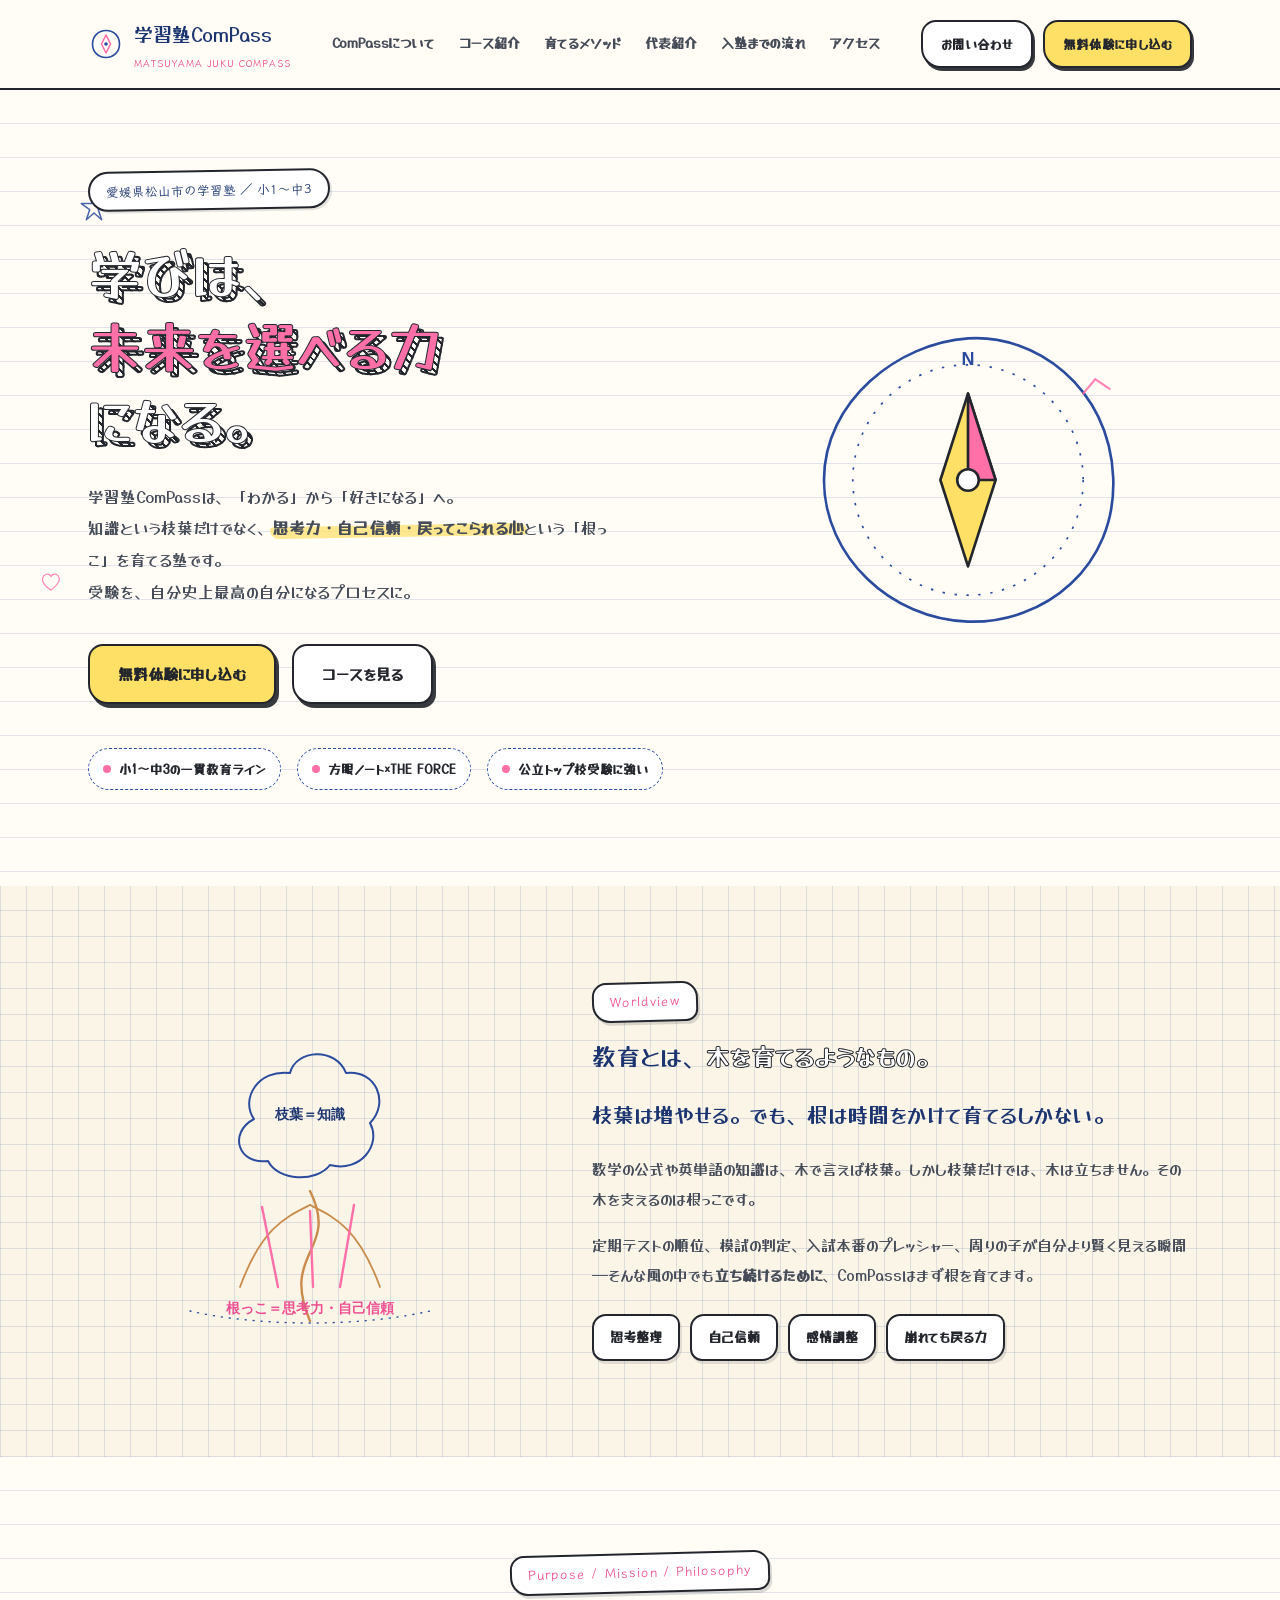
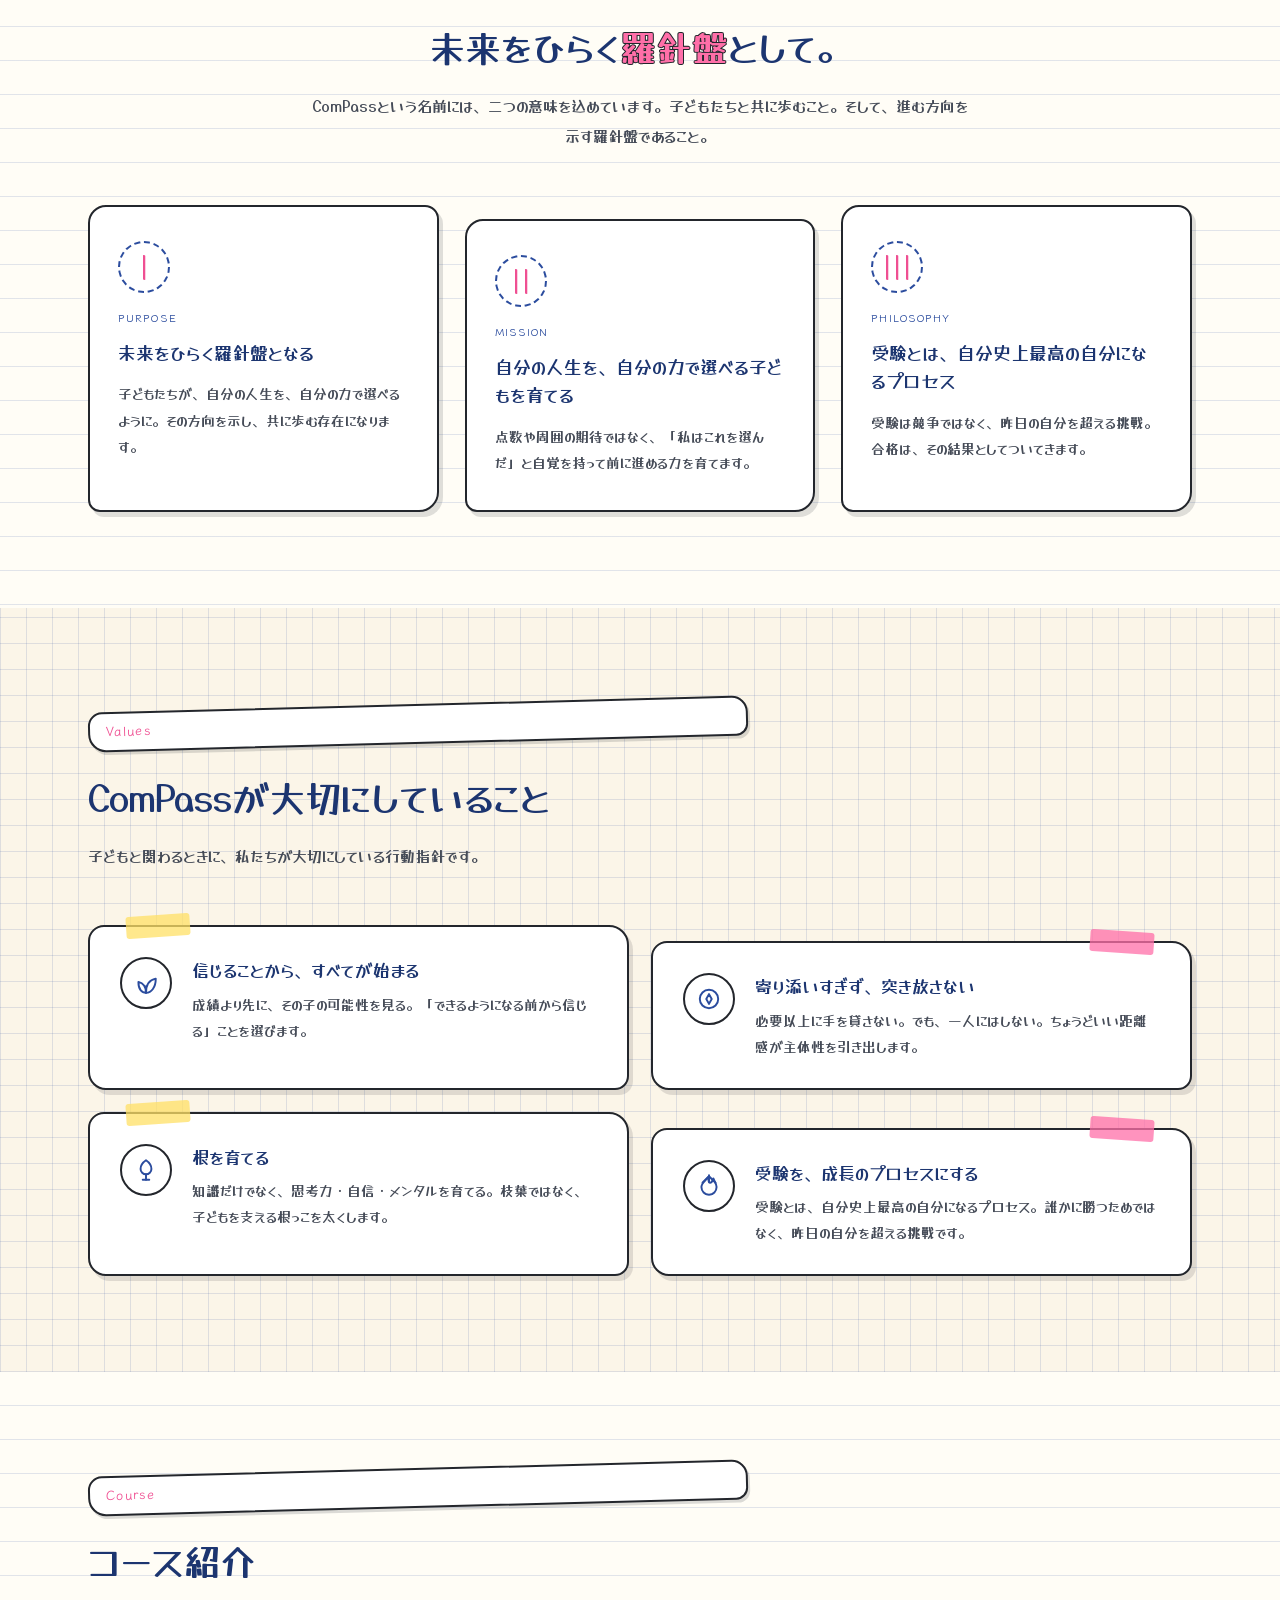
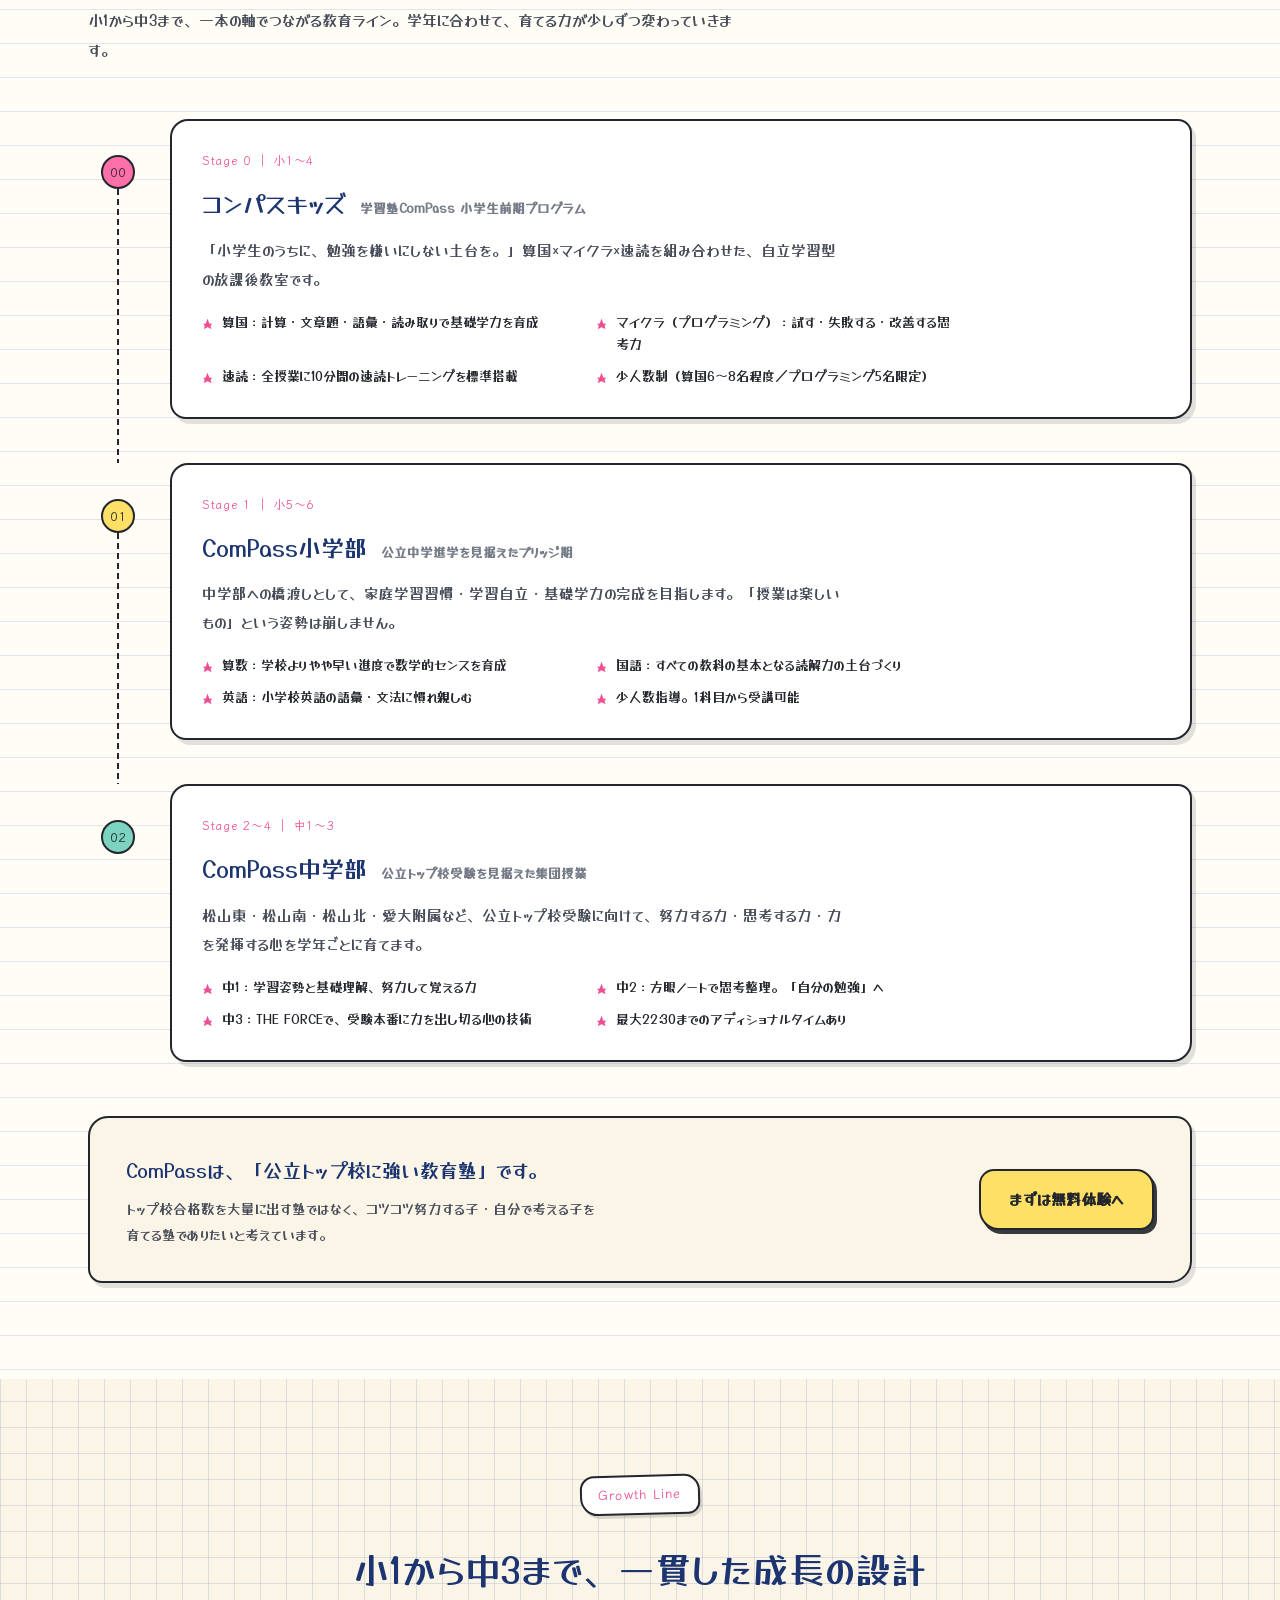
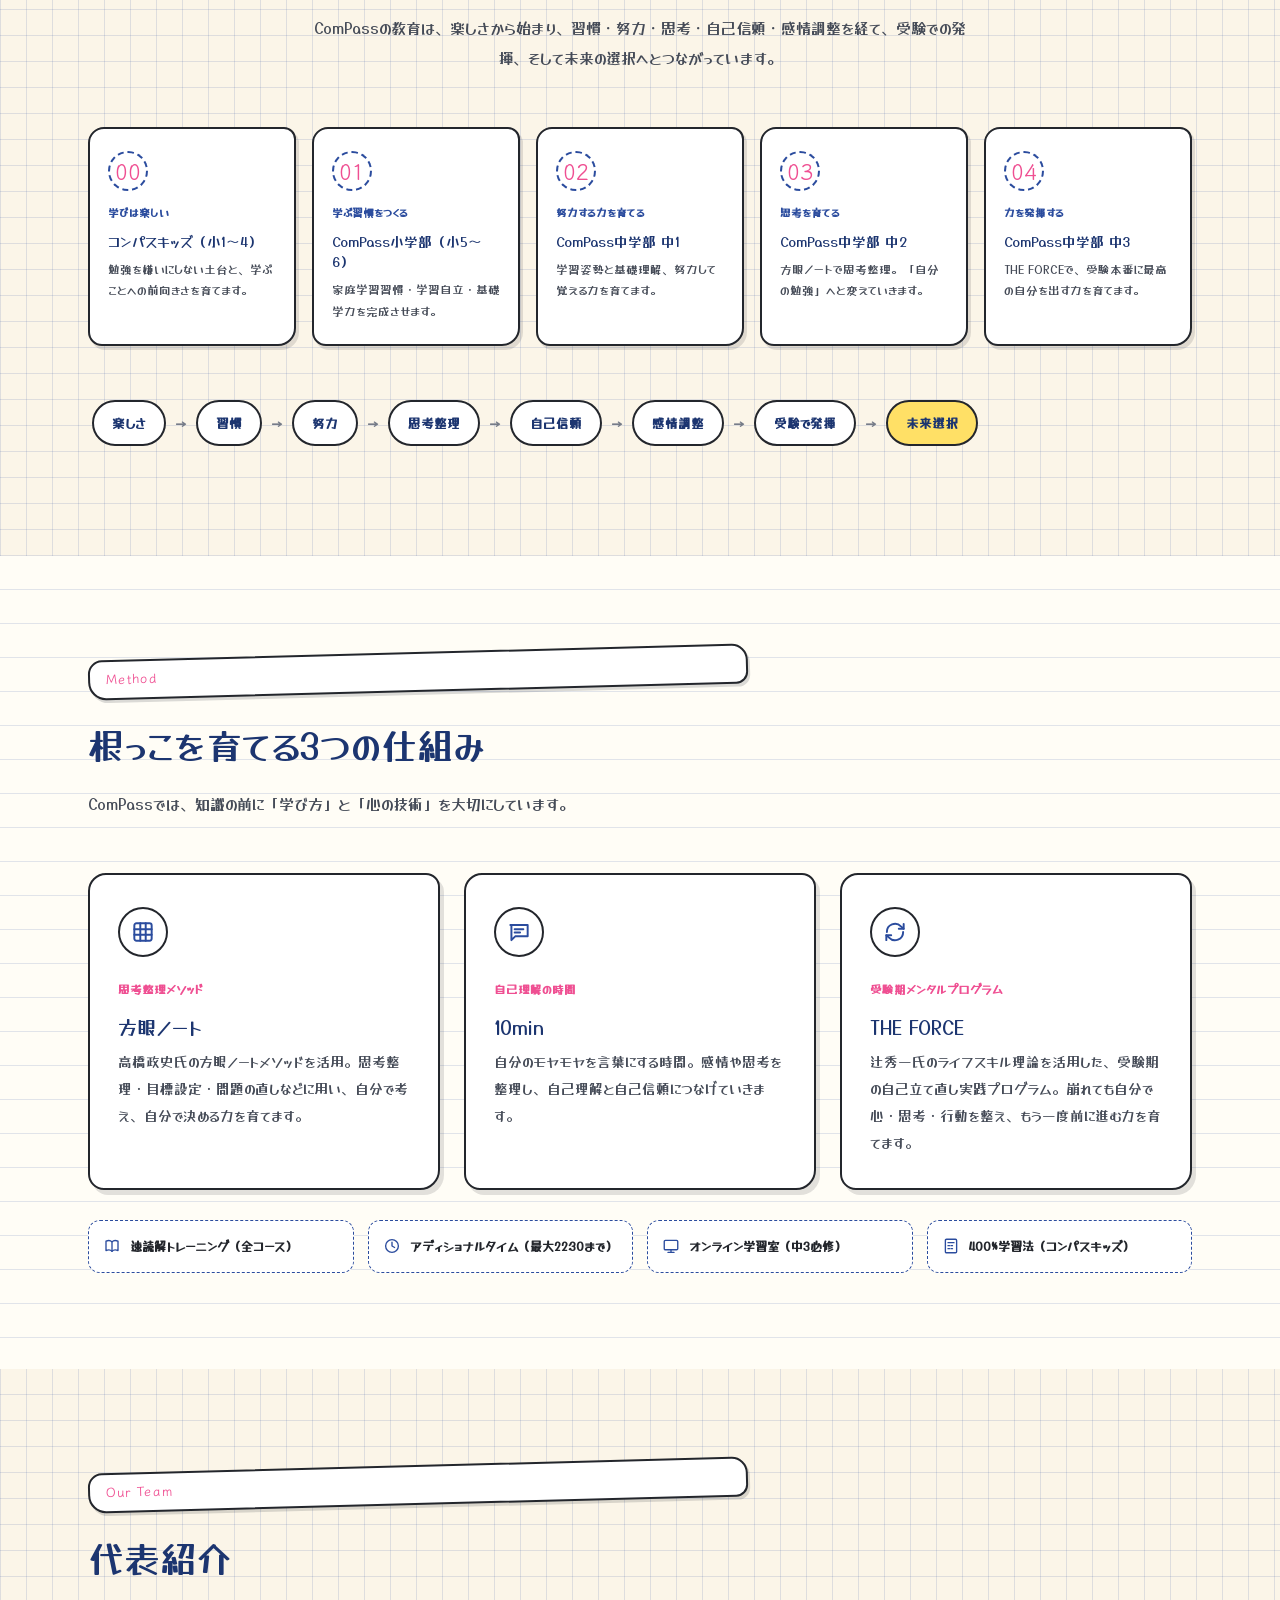
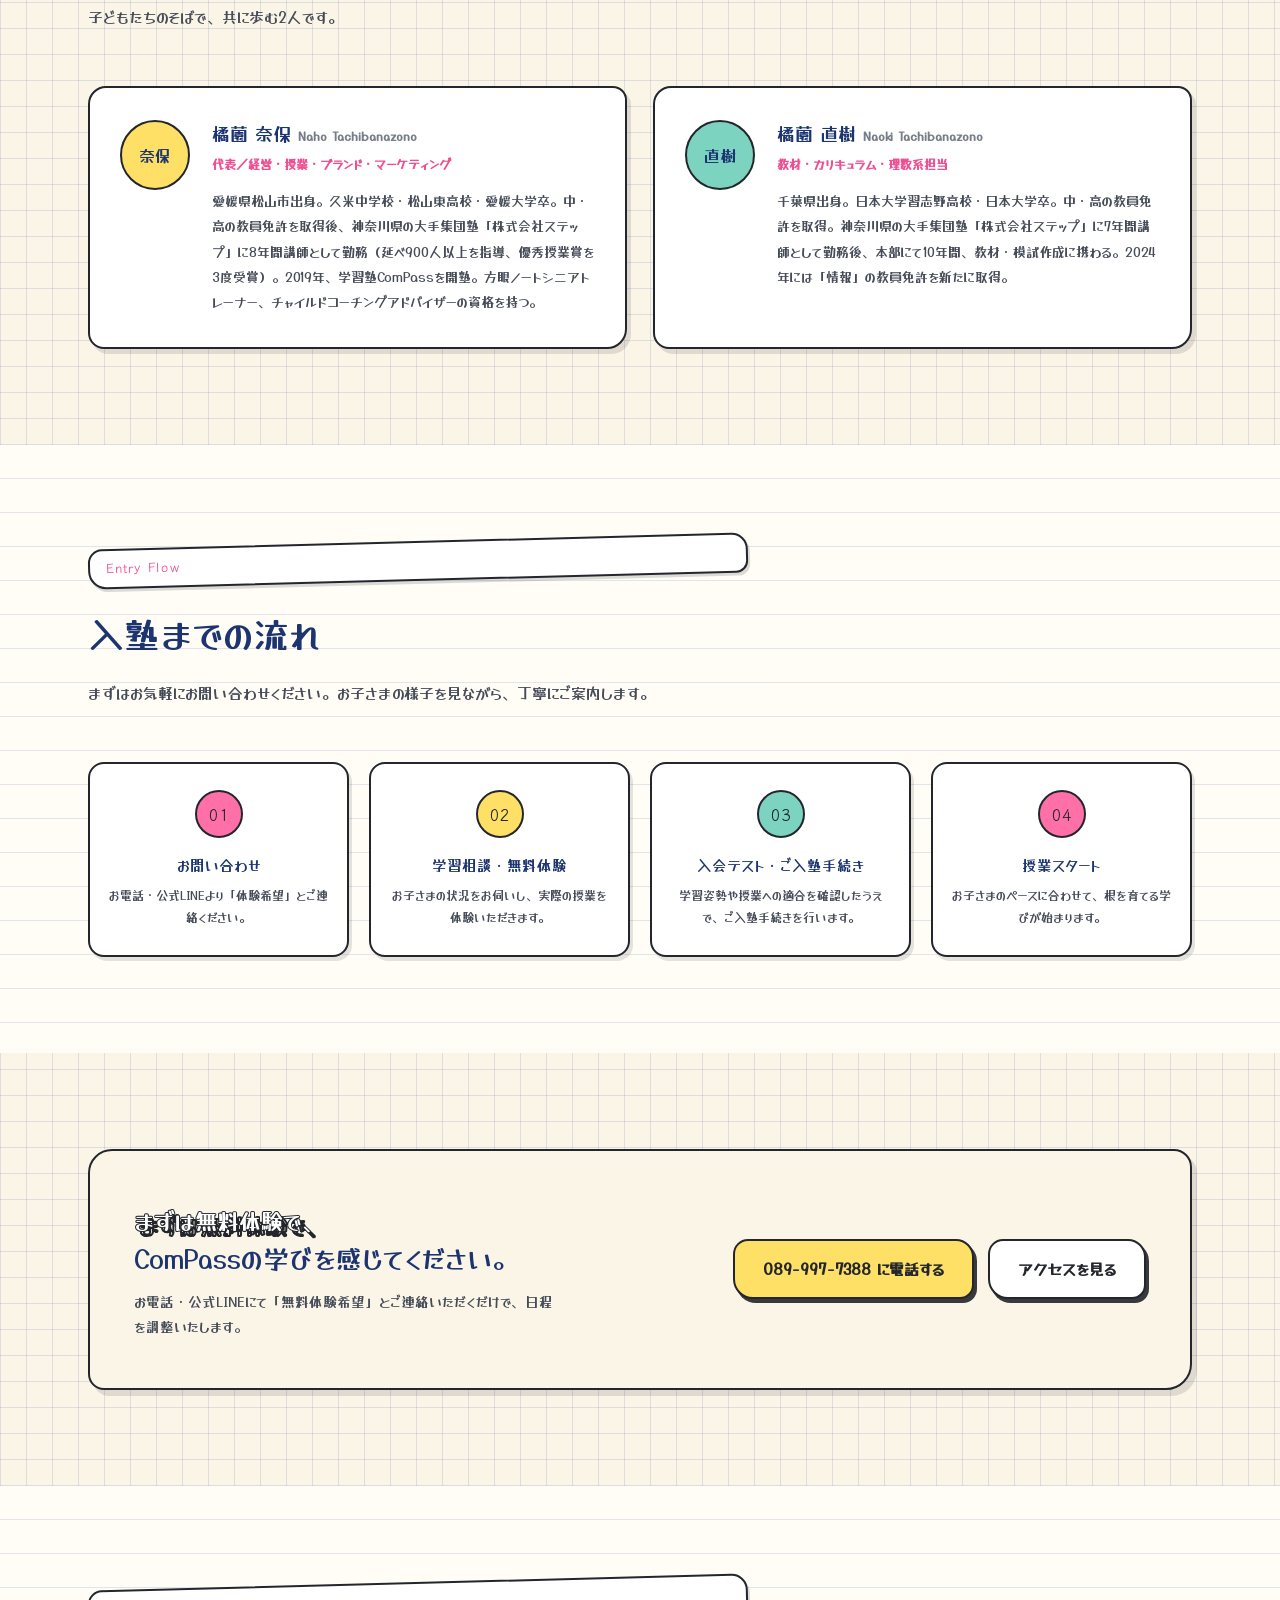
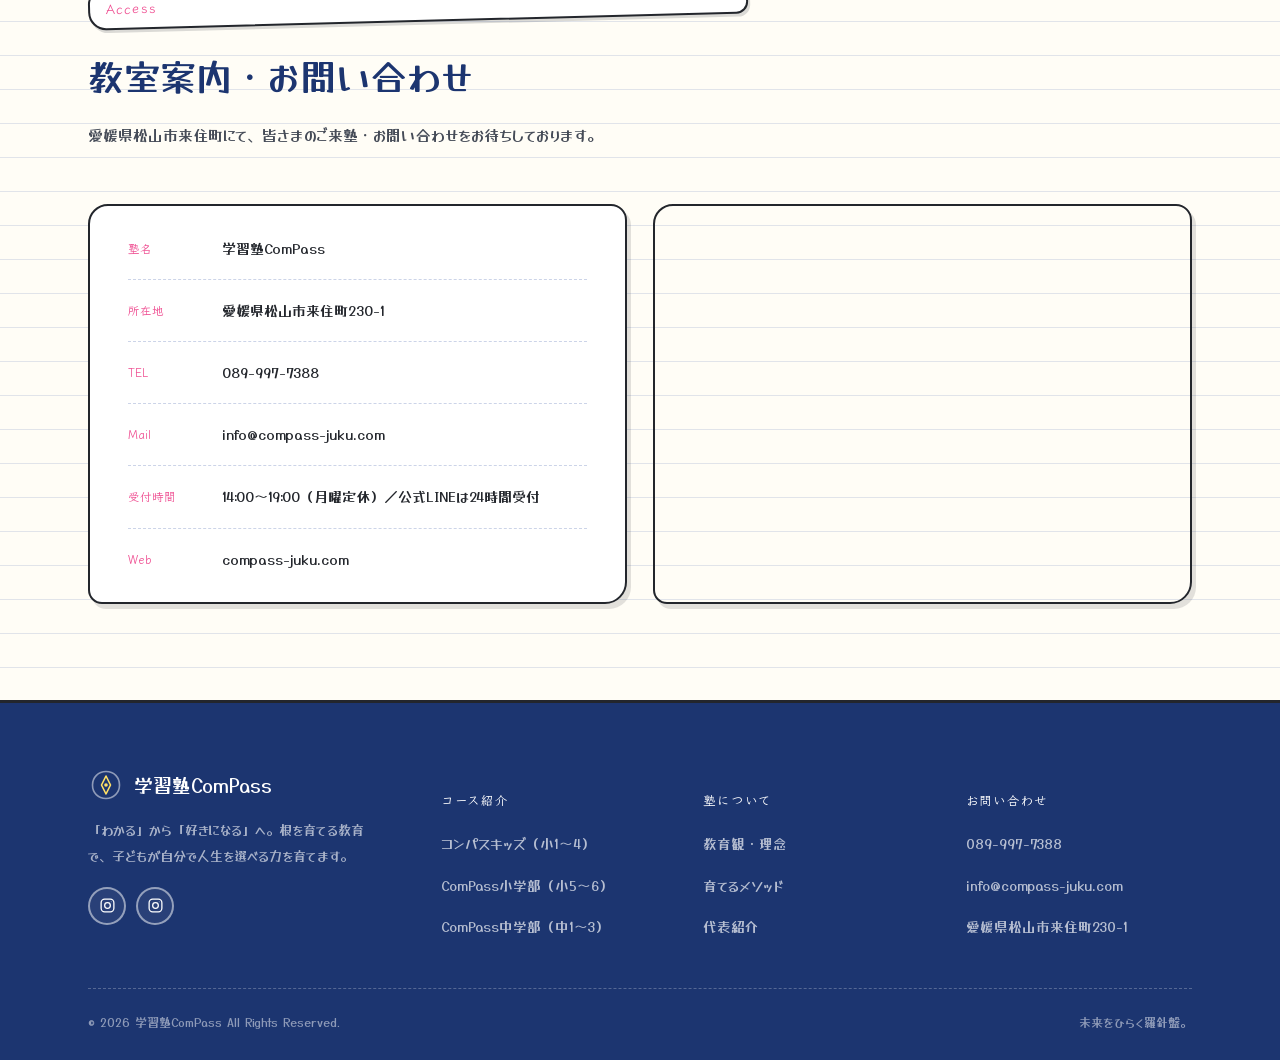
<file: index.html>
<!doctype html>
<html lang="ja">
<head>
<meta charset="UTF-8">
<meta name="viewport" content="width=device-width, initial-scale=1.0">
<title>学習塾ComPass｜未来をひらく羅針盤（愛媛県松山市）</title>
<meta name="description" content="愛媛県松山市の学習塾ComPass。「わかる」から「好きになる」へ。根を育てる教育で、小学生から中学生まで、自分で人生を選べる力を育てます。無料体験受付中。">
<link rel="preconnect" href="https://fonts.googleapis.com">
<link rel="preconnect" href="https://fonts.gstatic.com" crossorigin>
<link href="https://fonts.googleapis.com/css2?family=Yusei+Magic&family=Kosugi+Maru&family=Klee+One:wght@400;600&display=swap" rel="stylesheet">
<style>
  :root{
    --ink:#23262c;
    --pen-blue:#2b4c9e;
    --pen-blue-dark:#1c3570;
    --pink:#ff6fa8;
    --pink-deep:#ef4f92;
    --yellow:#ffe066;
    --yellow-deep:#ffc93c;
    --mint:#7bd3c0;
    --paper:#fffdf6;
    --paper-alt:#fbf5e8;
    --card:#ffffff;
    --line-blue:rgba(43,76,158,0.24);
    --line-blue-soft:rgba(43,76,158,0.14);
    --line-margin:rgba(255,111,168,0.55);
    --ink-soft:#454b57;
    --ink-faint:#767c88;
    --white:#ffffff;
    --container:1160px;
    --hand:"Yusei Magic","Kosugi Maru",sans-serif;
    --maru:"Kosugi Maru","Yusei Magic",sans-serif;
    --num:"Klee One","Kosugi Maru",sans-serif;
  }

  *{box-sizing:border-box;}
  html{scroll-behavior:smooth;}
  body{
    margin:0;
    font-family:var(--maru);
    font-weight:400;
    color:var(--ink);
    background:var(--paper);
    line-height:1.9;
    -webkit-font-smoothing:antialiased;
    overflow-x:hidden;
  }
  h1,h2,h3,h4{
    font-family:var(--hand);
    margin:0;
    line-height:1.5;
    color:var(--pen-blue-dark);
    font-weight:400;
  }
  p{margin:0;}
  a{color:inherit;text-decoration:none;}
  img,svg{display:block;max-width:100%;}
  ul{margin:0;padding:0;list-style:none;}
  button{font-family:inherit;}
  .ic{width:26px;height:26px;stroke:var(--pen-blue);fill:none;stroke-width:1.8;stroke-linecap:round;stroke-linejoin:round;flex:none;}

  .wrap{width:100%;max-width:var(--container);margin:0 auto;padding:0 28px;}
  section{padding:96px 0;position:relative;}
  @media (max-width:860px){
    section{padding:64px 0;}
    .wrap{padding:0 20px;}
  }

  /* ---------- paper textures ---------- */
  .paper-lines{
    background-color:var(--paper);
    background-image:repeating-linear-gradient(var(--paper) 0px, var(--paper) 33px, var(--line-blue-soft) 33px, var(--line-blue-soft) 34px);
  }
  .paper-grid{
    background-color:var(--paper-alt);
    background-image:
      repeating-linear-gradient(0deg, var(--line-blue-soft) 0 1px, transparent 1px 26px),
      repeating-linear-gradient(90deg, var(--line-blue-soft) 0 1px, transparent 1px 26px);
  }

  /* ---------- bubble / doodle heading ---------- */
  .bubble{
    position:relative;
    display:inline-block;
    color:#fff;
    -webkit-text-stroke:2px var(--ink);
    paint-order:stroke fill;
    white-space:nowrap;
  }
  .bubble::before{
    content:attr(data-text);
    position:absolute;
    left:5px;top:5px;
    z-index:-1;
    color:transparent;
    background-image:repeating-linear-gradient(45deg, var(--ink) 0 2px, transparent 2px 6px);
    -webkit-background-clip:text;background-clip:text;
  }
  .bubble.pink{color:var(--pink);}
  .bubble.yellow{color:var(--yellow-deep);}

  .mark{
    position:relative;
    font-weight:700;
    white-space:nowrap;
  }
  .mark::after{
    content:"";
    position:absolute;
    left:-3px;right:-3px;bottom:2px;top:38%;
    background:var(--yellow);
    opacity:.7;
    z-index:-1;
    transform:rotate(-1deg);
    border-radius:3px 8px 4px 9px;
  }
  .mark.pink::after{background:var(--pink);opacity:.45;}

  .kicker{
    display:inline-flex;
    align-items:center;
    gap:10px;
    font-family:var(--num);
    font-weight:600;
    font-size:13px;
    letter-spacing:.08em;
    color:var(--pink-deep);
    background:#fff;
    border:2px solid var(--ink);
    padding:5px 16px 6px;
    border-radius:14px 16px 12px 18px;
    transform:rotate(-1.5deg);
    box-shadow:2px 3px 0 rgba(34,37,43,0.16);
  }
  .section-head{max-width:660px;margin:0 0 54px;display:flex;flex-direction:column;gap:18px;}
  .section-head.center{margin-left:auto;margin-right:auto;text-align:center;align-items:center;}
  .section-head h2{font-size:clamp(24px,3.6vw,36px);font-weight:400;}
  .section-head p{color:var(--ink-soft);font-size:15px;line-height:2;font-family:var(--maru);}

  /* ---------- doodle decorations ---------- */
  .doodle{position:absolute;pointer-events:none;stroke:var(--pen-blue);fill:none;stroke-width:1.8;stroke-linecap:round;stroke-linejoin:round;opacity:.85;}

  /* ---------- buttons ---------- */
  .btn{
    display:inline-flex;
    align-items:center;
    justify-content:center;
    gap:8px;
    padding:14px 28px;
    font-weight:700;
    font-size:15px;
    font-family:var(--maru);
    border:2.4px solid var(--ink);
    border-radius:15px 18px 14px 20px;
    transition:transform .15s ease, box-shadow .15s ease;
    cursor:pointer;
    white-space:nowrap;
    box-shadow:3px 4px 0 rgba(34,37,43,0.9);
    color:var(--ink);
  }
  .btn:hover{transform:translate(1px,2px);box-shadow:1px 2px 0 rgba(34,37,43,0.9);}
  .btn-primary{background:var(--yellow);}
  .btn-outline{background:#fff;}
  .btn-ghost{background:#fff;}

  /* ---------- Header ---------- */
  header{
    position:sticky;top:0;z-index:100;
    background:rgba(255,253,246,0.95);
    backdrop-filter:blur(8px);
    border-bottom:2.5px solid var(--ink);
  }
  .header-inner{
    max-width:var(--container);margin:0 auto;padding:16px 28px;
    display:flex;align-items:center;justify-content:space-between;gap:16px;
  }
  .logo{display:flex;align-items:center;gap:10px;font-family:var(--hand);font-size:19px;color:var(--pen-blue-dark);flex:none;white-space:nowrap;}
  .logo small{display:block;font-family:var(--num);font-size:9.5px;font-weight:600;color:var(--pink-deep);letter-spacing:.1em;margin-top:2px;}
  .logo-mark{width:36px;height:36px;flex:none;}

  nav.main-nav{display:flex;align-items:center;gap:20px;flex:none;}
  nav.main-nav a{
    font-family:var(--maru);font-size:13px;font-weight:700;color:var(--ink-soft);
    padding:5px 2px;border-bottom:2px dashed transparent;white-space:nowrap;
    transition:color .15s ease, border-color .15s ease;
  }
  nav.main-nav a:hover{color:var(--pen-blue);border-color:var(--pink);}

  .header-cta{display:flex;align-items:center;gap:10px;flex:none;}
  .header-cta .btn{padding:10px 18px;font-size:12.5px;box-shadow:2px 3px 0 rgba(34,37,43,0.9);}

  .hamburger{
    display:none;flex-direction:column;justify-content:center;gap:5px;width:40px;height:40px;
    border:2.2px solid var(--ink);background:var(--white);border-radius:10px;
  }
  .hamburger span{display:block;height:2px;width:18px;margin:0 auto;background:var(--ink);transition:transform .2s ease, opacity .2s ease;}
  .mobile-nav{display:none;flex-direction:column;gap:2px;background:var(--white);border-top:2px solid var(--ink);padding:10px 20px 22px;}
  .mobile-nav a:not(.btn){padding:14px 4px;font-weight:700;font-size:14.5px;color:var(--ink);border-bottom:1px dashed var(--line-blue);font-family:var(--maru);}
  .mobile-nav .btn{margin-top:14px;width:100%;}
  body.nav-open .mobile-nav{display:flex;}
  body.nav-open .hamburger span:nth-child(1){transform:translateY(6px) rotate(45deg);}
  body.nav-open .hamburger span:nth-child(2){opacity:0;}
  body.nav-open .hamburger span:nth-child(3){transform:translateY(-6px) rotate(-45deg);}
  @media (max-width:900px){
    nav.main-nav{display:none;}
    .header-cta .btn-outline{display:none;}
    .hamburger{display:flex;}
  }
  @media (min-width:901px){.mobile-nav{display:none !important;}}
  @media (max-width:520px){
    .header-inner{padding:12px 16px;gap:8px;}
    .logo{font-size:15.5px;gap:7px;}
    .logo-mark{width:30px;height:30px;}
    .logo small{display:none;}
    .header-cta{gap:8px;}
    .header-cta .btn-primary{padding:9px 13px;font-size:11px;}
    .hamburger{width:37px;height:37px;}
  }

  /* ---------- Hero ---------- */
  .hero{position:relative;overflow:hidden;padding:80px 0 96px;}
  .hero-grid{position:relative;z-index:2;display:grid;grid-template-columns:1.15fr 0.85fr;gap:50px;align-items:center;}
  .hero-tag{
    display:inline-flex;align-items:center;gap:8px;font-family:var(--num);font-size:12.5px;font-weight:600;
    color:var(--pen-blue-dark);background:#fff;border:2px solid var(--ink);padding:6px 16px;border-radius:999px;
    margin-bottom:26px;transform:rotate(-1deg);box-shadow:2px 2px 0 rgba(34,37,43,0.12);
  }
  .hero h1{font-size:clamp(32px,5vw,54px);line-height:1.35;}
  .hero-sub{margin-top:26px;font-size:15.5px;color:var(--ink-soft);max-width:520px;line-height:2.05;font-family:var(--maru);}
  .hero-actions{margin-top:36px;display:flex;gap:16px;flex-wrap:wrap;}
  .hero-points{margin-top:44px;display:flex;gap:16px;flex-wrap:wrap;}
  .hero-point{
    display:flex;align-items:center;gap:8px;font-size:12.5px;font-weight:700;color:var(--ink);
    background:#fff;border:1.6px dashed var(--pen-blue);padding:8px 14px;border-radius:999px;
  }
  .hero-point .dot{width:8px;height:8px;border-radius:50%;background:var(--pink);flex:none;}
  .compass-visual{position:relative;width:100%;aspect-ratio:1/1;max-width:360px;margin:0 auto;}
  .compass-visual svg{width:100%;height:100%;}
  @media (max-width:900px){
    .hero-grid{grid-template-columns:1fr;text-align:left;}
    .compass-visual{max-width:230px;margin-top:14px;}
  }

  /* ---------- Worldview ---------- */
  .worldview-grid{display:grid;grid-template-columns:0.85fr 1.15fr;gap:60px;align-items:center;}
  .tree-visual{width:100%;max-width:320px;margin:0 auto;}
  .worldview-copy p{color:var(--ink-soft);margin-bottom:16px;font-size:15px;line-height:2;font-family:var(--maru);}
  .worldview-copy p.lead{
    font-family:var(--hand);font-size:21px;color:var(--pen-blue-dark);line-height:1.75;margin:22px 0;font-weight:400;
  }
  .root-tags{margin-top:24px;display:flex;flex-wrap:wrap;gap:10px;}
  .root-tag{
    font-size:13px;font-weight:700;padding:9px 16px;color:var(--ink);background:#fff;
    border:2px solid var(--ink);border-radius:14px 10px 16px 12px;box-shadow:2px 3px 0 rgba(34,37,43,0.12);
  }
  @media (max-width:860px){.worldview-grid{grid-template-columns:1fr;gap:40px;}}

  /* ---------- MVV ---------- */
  .mvv-grid{display:grid;grid-template-columns:repeat(3,1fr);gap:26px;}
  .mvv-card{
    background:var(--card);border:2.4px solid var(--ink);border-radius:18px 14px 20px 12px;
    padding:34px 28px;box-shadow:4px 5px 0 rgba(34,37,43,0.14);position:relative;
  }
  .mvv-card:nth-child(1){transform:rotate(-1.2deg);}
  .mvv-card:nth-child(2){transform:rotate(0.8deg);margin-top:14px;}
  .mvv-card:nth-child(3){transform:rotate(-0.6deg);}
  .mvv-card .roman{
    font-family:var(--num);font-weight:600;font-size:34px;color:var(--pink-deep);
    display:inline-flex;align-items:center;justify-content:center;
    width:52px;height:52px;border:2px dashed var(--pen-blue);border-radius:50%;
  }
  .mvv-card .label{display:block;margin-top:14px;font-family:var(--num);font-size:11px;font-weight:600;letter-spacing:.1em;color:var(--pen-blue);text-transform:uppercase;}
  .mvv-card h3{margin-top:10px;font-size:18px;font-weight:400;color:var(--pen-blue-dark);line-height:1.6;}
  .mvv-card p{margin-top:14px;font-size:13.5px;color:var(--ink-soft);line-height:1.95;font-family:var(--maru);}
  @media (max-width:860px){.mvv-grid{grid-template-columns:1fr;}.mvv-card{transform:none !important;margin-top:0 !important;}}

  /* ---------- Values ---------- */
  .values-grid{display:grid;grid-template-columns:repeat(2,1fr);gap:22px;}
  .value-card{
    position:relative;background:var(--card);border:2.4px solid var(--ink);border-radius:16px 20px 14px 18px;
    padding:30px 30px 28px;display:flex;gap:20px;box-shadow:4px 5px 0 rgba(34,37,43,0.13);
  }
  .value-card:nth-child(odd){transform:rotate(-0.8deg);}
  .value-card:nth-child(even){transform:rotate(0.9deg);margin-top:16px;}
  .value-card .tape{
    position:absolute;top:-12px;left:36px;width:64px;height:22px;background:var(--yellow);opacity:.75;
    transform:rotate(-4deg);border-radius:3px;
  }
  .value-card:nth-child(even) .tape{background:var(--pink);left:auto;right:36px;transform:rotate(4deg);}
  .value-icon{
    width:52px;height:52px;border:2px solid var(--ink);border-radius:50%;background:#fff;
    display:flex;align-items:center;justify-content:center;flex:none;
  }
  .value-card h3{font-size:17px;font-weight:400;margin-bottom:8px;color:var(--pen-blue-dark);}
  .value-card p{font-size:13.5px;color:var(--ink-soft);line-height:1.95;font-family:var(--maru);}
  @media (max-width:760px){
    .values-grid{grid-template-columns:1fr;}
    .value-card{transform:none !important;margin-top:0 !important;padding:26px;}
  }

  /* ---------- Courses ---------- */
  .course-rail{display:flex;flex-direction:column;}
  .course-row{display:grid;grid-template-columns:60px 1fr;}
  .course-rail-col{display:flex;flex-direction:column;align-items:center;}
  .course-dot{
    width:34px;height:34px;margin-top:36px;flex:none;border:2.4px solid var(--ink);border-radius:50%;
    background:var(--yellow);display:flex;align-items:center;justify-content:center;font-family:var(--num);
    font-weight:600;font-size:13px;color:var(--ink);
  }
  .course-row.kids .course-dot{background:var(--pink);}
  .course-row.jhs .course-dot{background:var(--mint);}
  .course-line{width:2.4px;flex:1;background-image:linear-gradient(var(--ink) 60%, transparent 0%);background-size:2.4px 10px;background-repeat:repeat-y;}
  .course-row:last-child .course-line{display:none;}
  .course-card{
    margin:0 0 44px 22px;background:var(--card);border:2.4px solid var(--ink);border-radius:18px 14px 20px 16px;
    padding:28px 30px 30px;box-shadow:4px 5px 0 rgba(34,37,43,0.13);display:flex;flex-direction:column;gap:14px;
  }
  .course-stage-label{font-family:var(--num);font-size:12px;font-weight:600;color:var(--pink-deep);letter-spacing:.06em;}
  .course-head{display:flex;align-items:baseline;gap:14px;flex-wrap:wrap;}
  .course-card h3{font-size:23px;font-weight:400;color:var(--pen-blue-dark);}
  .course-target{font-size:12.5px;color:var(--ink-faint);font-weight:700;font-family:var(--maru);}
  .course-card p.desc{font-size:14.5px;color:var(--ink-soft);max-width:640px;line-height:2;font-family:var(--maru);}
  .course-card ul{display:grid;grid-template-columns:repeat(2,1fr);gap:10px 28px;margin-top:4px;max-width:760px;}
  .course-card ul li{font-size:13px;color:var(--ink);display:flex;gap:9px;align-items:flex-start;line-height:1.7;font-family:var(--maru);}
  .course-card ul li::before{content:"★";color:var(--pink-deep);font-size:11px;margin-top:3px;flex:none;}
  @media (max-width:640px){
    .course-card ul{grid-template-columns:1fr;}
    .course-card{margin-left:10px;padding:22px 20px 24px;}
    .course-row{grid-template-columns:40px 1fr;}
    .course-dot{width:28px;height:28px;margin-top:26px;font-size:11px;}
  }

  .goal-banner{
    margin-top:10px;background:var(--paper-alt);border:2.4px solid var(--ink);border-radius:20px 16px 22px 14px;
    padding:34px 36px;display:flex;align-items:center;gap:26px;flex-wrap:wrap;justify-content:space-between;
    box-shadow:4px 5px 0 rgba(34,37,43,0.13);
  }
  .goal-banner strong{font-family:var(--hand);font-size:19px;font-weight:400;display:block;margin-bottom:8px;color:var(--pen-blue-dark);}
  .goal-banner p{font-size:13.5px;color:var(--ink-soft);max-width:480px;font-family:var(--maru);}

  /* ---------- Growth line ---------- */
  .stage-track{display:grid;grid-template-columns:repeat(5,1fr);gap:16px;}
  .stage-item{
    background:var(--card);border:2.2px solid var(--ink);border-radius:16px 12px 18px 14px;
    padding:22px 18px;box-shadow:3px 4px 0 rgba(34,37,43,0.13);
  }
  .stage-item:nth-child(odd){transform:translateY(-6px);}
  .stage-item .stage-no{
    font-family:var(--num);font-weight:600;font-size:22px;color:var(--pink-deep);margin-bottom:12px;
    display:inline-flex;align-items:center;justify-content:center;width:40px;height:40px;
    border:2px dashed var(--pen-blue);border-radius:50%;
  }
  .stage-item h4{font-size:13.5px;font-weight:400;margin-bottom:8px;color:var(--pen-blue-dark);}
  .stage-item p{font-size:11.5px;color:var(--ink-soft);line-height:1.85;font-family:var(--maru);}
  .stage-item .stage-theme{font-size:10.5px;font-weight:700;color:var(--pen-blue);margin-bottom:8px;display:block;}
  @media (max-width:900px){.stage-track{grid-template-columns:repeat(2,1fr);}.stage-item:nth-child(odd){transform:none;}}
  @media (max-width:520px){.stage-track{grid-template-columns:1fr;}}

  .flow-strip{margin-top:48px;display:flex;align-items:center;gap:8px;overflow-x:auto;padding:6px 4px 14px;}
  .flow-chip{
    flex:none;background:#fff;border:2px solid var(--ink);border-radius:999px;padding:9px 18px;
    font-size:12.5px;font-weight:700;color:var(--pen-blue-dark);white-space:nowrap;font-family:var(--maru);
  }
  .flow-chip.is-accent{background:var(--yellow);}
  .flow-sep{color:var(--ink-faint);flex:none;font-size:14px;}

  /* ---------- Methods ---------- */
  .methods-grid{display:grid;grid-template-columns:repeat(3,1fr);gap:24px;}
  .method-card{
    background:var(--card);border:2.4px solid var(--ink);border-radius:18px 14px 20px 16px;
    padding:32px 28px;box-shadow:4px 5px 0 rgba(34,37,43,0.13);
  }
  .method-card:nth-child(2){transform:translateY(-10px);}
  .method-card .m-icon{
    width:50px;height:50px;border:2px solid var(--ink);border-radius:50%;background:#fff;
    display:flex;align-items:center;justify-content:center;margin-bottom:22px;
  }
  .method-card h3{font-size:19px;font-weight:400;margin-bottom:6px;color:var(--pen-blue-dark);}
  .method-card .m-sub{font-size:11.5px;font-weight:700;color:var(--pink-deep);margin-bottom:12px;display:block;}
  .method-card p{font-size:13.5px;color:var(--ink-soft);line-height:2;font-family:var(--maru);}
  @media (max-width:860px){.methods-grid{grid-template-columns:1fr;}.method-card{transform:none !important;}}

  .method-extra{margin-top:30px;display:grid;grid-template-columns:repeat(4,1fr);gap:14px;}
  .method-extra span{
    font-size:12px;font-weight:700;color:var(--ink);background:#fff;border:1.8px dashed var(--pen-blue);
    padding:14px 14px;border-radius:12px;display:flex;align-items:center;gap:9px;font-family:var(--maru);
  }
  @media (max-width:760px){.method-extra{grid-template-columns:repeat(2,1fr);}}

  /* ---------- Team ---------- */
  .team-grid{display:grid;grid-template-columns:repeat(2,1fr);gap:26px;}
  .team-card{
    background:var(--card);border:2.4px solid var(--ink);border-radius:18px 14px 20px 16px;
    padding:32px 30px;display:flex;gap:22px;box-shadow:4px 5px 0 rgba(34,37,43,0.13);
  }
  .team-card:nth-child(1){transform:rotate(-0.8deg);}
  .team-card:nth-child(2){transform:rotate(0.8deg);}
  .team-avatar{
    width:70px;height:70px;border-radius:50%;border:2.4px solid var(--ink);flex:none;background:var(--yellow);
    display:flex;align-items:center;justify-content:center;color:var(--pen-blue-dark);font-family:var(--hand);font-size:16px;
  }
  .team-card:nth-child(2) .team-avatar{background:var(--mint);}
  .team-card h3{font-size:18px;font-weight:400;color:var(--pen-blue-dark);}
  .team-role{font-size:12px;font-weight:700;color:var(--pink-deep);margin-top:6px;display:block;}
  .team-card p.bio{font-size:13px;color:var(--ink-soft);margin-top:12px;line-height:1.95;font-family:var(--maru);}
  @media (max-width:760px){.team-grid{grid-template-columns:1fr;}.team-card{flex-direction:column;transform:none !important;padding:26px;}}

  /* ---------- Steps ---------- */
  .steps-grid{display:grid;grid-template-columns:repeat(4,1fr);gap:20px;}
  .step-card{text-align:center;background:#fff;border:2.2px solid var(--ink);border-radius:16px;padding:26px 18px;box-shadow:3px 4px 0 rgba(34,37,43,0.12);}
  .step-card:nth-child(2n){transform:translateY(-8px);}
  .step-num{
    width:48px;height:48px;margin:0 auto 16px;border-radius:50%;background:var(--pink);border:2.2px solid var(--ink);
    display:flex;align-items:center;justify-content:center;font-family:var(--num);font-weight:600;color:var(--ink);font-size:16px;
  }
  .step-card:nth-child(2) .step-num{background:var(--yellow);}
  .step-card:nth-child(3) .step-num{background:var(--mint);}
  .step-card:nth-child(4) .step-num{background:var(--pink);}
  .step-card h4{font-size:14.5px;font-weight:400;margin-bottom:8px;color:var(--pen-blue-dark);}
  .step-card p{font-size:12px;color:var(--ink-soft);line-height:1.85;font-family:var(--maru);}
  @media (max-width:860px){.steps-grid{grid-template-columns:repeat(2,1fr);row-gap:26px;}}
  @media (max-width:520px){.steps-grid{grid-template-columns:1fr;}.step-card:nth-child(2n){transform:none;}}

  /* ---------- CTA banner ---------- */
  .cta-banner{
    background:var(--paper-alt);border:2.6px solid var(--ink);border-radius:24px 18px 26px 16px;
    padding:48px 44px;display:flex;align-items:center;justify-content:space-between;gap:26px;flex-wrap:wrap;
    box-shadow:5px 6px 0 rgba(34,37,43,0.13);
  }
  .cta-banner h3{color:var(--pen-blue-dark);font-size:clamp(20px,3vw,26px);font-weight:400;max-width:480px;}
  .cta-banner p{color:var(--ink-soft);margin-top:12px;font-size:13.5px;max-width:420px;font-family:var(--maru);}
  .cta-actions{display:flex;gap:14px;flex-wrap:wrap;}
  @media (max-width:760px){.cta-banner{padding:34px 26px;}}

  /* ---------- Access ---------- */
  .access-grid{display:grid;grid-template-columns:1fr 1fr;gap:26px;align-items:stretch;}
  .access-card{background:var(--card);border:2.4px solid var(--ink);border-radius:20px 16px 22px 14px;padding:12px 38px;box-shadow:4px 5px 0 rgba(34,37,43,0.13);}
  .access-row{display:flex;gap:14px;padding:18px 0;border-bottom:1.6px dashed var(--line-blue);}
  .access-row:last-child{border-bottom:none;}
  .access-row .label{flex:none;width:80px;font-size:11.5px;font-weight:700;color:var(--pink-deep);padding-top:2px;font-family:var(--num);}
  .access-row .value{font-size:14px;color:var(--ink);line-height:1.8;font-family:var(--maru);}
  .map-frame{overflow:hidden;border:2.4px solid var(--ink);border-radius:20px 16px 22px 14px;min-height:280px;box-shadow:4px 5px 0 rgba(34,37,43,0.13);}
  .map-frame iframe{width:100%;height:100%;min-height:280px;border:0;display:block;}
  @media (max-width:860px){.access-grid{grid-template-columns:1fr;}.access-card{padding:8px 26px;}}

  /* ---------- Footer ---------- */
  footer{background:var(--pen-blue-dark);color:rgba(255,255,255,0.8);padding:64px 0 26px;border-top:3px solid var(--ink);}
  .footer-grid{display:grid;grid-template-columns:1.4fr repeat(3,1fr);gap:36px;}
  .footer-brand .logo{color:#fff;}
  .footer-brand .logo small{color:var(--yellow);}
  .footer-brand p{margin-top:14px;font-size:13px;color:rgba(255,255,255,0.62);max-width:280px;line-height:2;font-family:var(--maru);}
  .footer-social{margin-top:18px;display:flex;gap:10px;}
  .footer-social a{
    width:38px;height:38px;border-radius:50%;border:2px solid rgba(255,255,255,0.5);background:rgba(255,255,255,0.06);
    display:flex;align-items:center;justify-content:center;color:#fff;
  }
  .footer-social .ic{width:17px;height:17px;stroke:#fff;}
  .footer-col h5{font-family:var(--num);font-size:12.5px;font-weight:600;color:#fff;letter-spacing:.06em;margin-bottom:16px;}
  .footer-col ul{display:flex;flex-direction:column;gap:11px;}
  .footer-col a{font-size:13.5px;color:rgba(255,255,255,0.68);font-family:var(--maru);}
  .footer-col a:hover{color:var(--yellow);}
  .footer-bottom{margin-top:48px;padding-top:22px;border-top:1.6px dashed rgba(255,255,255,0.25);display:flex;justify-content:space-between;flex-wrap:wrap;gap:12px;font-size:12px;color:rgba(255,255,255,0.5);font-family:var(--maru);}
  @media (max-width:860px){.footer-grid{grid-template-columns:1fr 1fr;}}
  @media (max-width:560px){.footer-grid{grid-template-columns:1fr;}}

  .reveal{opacity:1;transform:none;transition:opacity .7s ease, transform .7s ease;}
  .js-ready .reveal{opacity:0;transform:translateY(16px);}
  .js-ready .reveal.is-visible{opacity:1;transform:translateY(0);}
</style>
</head>
<body>

<header>
  <div class="header-inner">
    <a href="#top" class="logo">
      <svg class="logo-mark" viewBox="0 0 40 40" fill="none" xmlns="http://www.w3.org/2000/svg" aria-hidden="true">
        <path d="M20 5c9 0 15 6.5 15 15 0 8.5-6.5 15-15 15C11 35 5 28.5 5 20 5 11.5 11.5 5 20 5Z" stroke="#2b4c9e" stroke-width="1.8"/>
        <path d="M20 10 L25 20 L20 30 L15 20 Z" fill="none" stroke="#ff6fa8" stroke-width="1.8" stroke-linejoin="round"/>
        <circle cx="20" cy="20" r="2" fill="#2b4c9e"/>
      </svg>
      <span>学習塾ComPass<small>MATSUYAMA JUKU COMPASS</small></span>
    </a>

    <nav class="main-nav" aria-label="メインナビゲーション">
      <a href="#about">ComPassについて</a>
      <a href="#courses">コース紹介</a>
      <a href="#methods">育てるメソッド</a>
      <a href="#team">代表紹介</a>
      <a href="#flow">入塾までの流れ</a>
      <a href="#access">アクセス</a>
    </nav>

    <div class="header-cta">
      <a href="#access" class="btn btn-outline">お問い合わせ</a>
      <a href="#contact-cta" class="btn btn-primary">無料体験に申し込む</a>
      <button class="hamburger" id="hamburgerBtn" aria-label="メニューを開く" aria-expanded="false">
        <span></span><span></span><span></span>
      </button>
    </div>
  </div>

  <div class="mobile-nav" id="mobileNav">
    <a href="#about">ComPassについて</a>
    <a href="#courses">コース紹介</a>
    <a href="#methods">育てるメソッド</a>
    <a href="#team">代表紹介</a>
    <a href="#flow">入塾までの流れ</a>
    <a href="#access">アクセス</a>
    <a href="#contact-cta" class="btn btn-primary">無料体験に申し込む</a>
  </div>
</header>

<main id="top">

  <!-- ================= HERO ================= -->
  <section class="hero paper-lines">
    <svg class="doodle" viewBox="0 0 40 40" style="width:34px;top:100px;left:6%;" aria-hidden="true"><path d="M20 4 L23 16 L35 16 L25 23 L29 35 L20 27 L11 35 L15 23 L5 16 L17 16 Z"/></svg>
    <svg class="doodle" viewBox="0 0 40 40" style="width:26px;top:60%;left:3%;stroke:#ff6fa8;" aria-hidden="true"><path d="M20 34C8 26 4 18 9 12c4-4.5 9-3 11 1 2-4 7-5.5 11-1 5 6-1 14-11 22Z"/></svg>
    <div class="wrap hero-grid">
      <div>
        <span class="hero-tag">愛媛県松山市の学習塾 ／ 小1〜中3</span>
        <h1>
          <span class="bubble" data-text="学びは、">学びは、</span><br>
          <span class="bubble pink" data-text="未来を選べる力">未来を選べる力</span><br>
          <span class="bubble" data-text="になる。">になる。</span>
        </h1>
        <p class="hero-sub">
          学習塾ComPassは、「わかる」から「好きになる」へ。<br>
          知識という枝葉だけでなく、<span class="mark">思考力・自己信頼・戻ってこられる心</span>という「根っこ」を育てる塾です。<br>
          受験を、自分史上最高の自分になるプロセスに。
        </p>
        <div class="hero-actions">
          <a href="#contact-cta" class="btn btn-primary">無料体験に申し込む</a>
          <a href="#courses" class="btn btn-ghost">コースを見る</a>
        </div>
        <div class="hero-points">
          <div class="hero-point"><span class="dot"></span>小1〜中3の一貫教育ライン</div>
          <div class="hero-point"><span class="dot"></span>方眼ノート×THE FORCE</div>
          <div class="hero-point"><span class="dot"></span>公立トップ校受験に強い</div>
        </div>
      </div>

      <div class="compass-visual" aria-hidden="true">
        <svg viewBox="0 0 300 300" xmlns="http://www.w3.org/2000/svg">
          <path d="M150,32 C205,28 268,72 271,148 C274,222 214,270 150,268 C86,266 30,214 30,150 C30,84 92,36 150,32 Z"
                fill="none" stroke="#2b4c9e" stroke-width="2.2"/>
          <circle cx="150" cy="150" r="96" fill="none" stroke="#2b4c9e" stroke-width="1.4" stroke-dasharray="2 8"/>
          <path d="M150 78 L173 150 L150 222 L127 150 Z" fill="#ffe066" stroke="#23262c" stroke-width="2.2" stroke-linejoin="round"/>
          <path d="M150 78 L173 150 L150 150 Z" fill="#ff6fa8" stroke="#23262c" stroke-width="2.2" stroke-linejoin="round"/>
          <circle cx="150" cy="150" r="9" fill="#fff" stroke="#23262c" stroke-width="2.2"/>
          <text x="150" y="54" text-anchor="middle" fill="#2b4c9e" font-size="15" font-weight="700" font-family="Kosugi Maru, sans-serif">N</text>
          <path class="doodle" d="M246 78 L256 66 L268 74" style="stroke:#ff6fa8;position:static;" />
        </svg>
      </div>
    </div>
  </section>

  <!-- ================= ABOUT / WORLDVIEW ================= -->
  <section class="worldview paper-grid" id="about">
    <div class="wrap worldview-grid">
      <div class="tree-visual" aria-hidden="true">
        <svg viewBox="0 0 320 360" xmlns="http://www.w3.org/2000/svg" fill="none" stroke="#2b4c9e" stroke-width="2" stroke-linecap="round" stroke-linejoin="round">
          <path d="M160 330 C130 260 190 260 160 200" stroke="#c98b4a" stroke-width="2.4"/>
          <path d="M160 214 C136 226 112 236 90 296" stroke="#c98b4a" stroke-width="1.8"/>
          <path d="M160 214 C184 226 208 236 230 296" stroke="#c98b4a" stroke-width="1.8"/>
          <path d="M104 128 C90 108 108 78 140 82 C146 58 186 56 196 82 C226 78 240 112 220 132 C232 154 210 182 180 174 C166 192 128 190 118 170 C88 174 78 142 104 128Z"/>
          <path d="M112 216 L128 296 M160 220 L163 296 M204 214 L190 296" stroke="#ff6fa8" stroke-width="2.4"/>
          <path d="M40 320 C110 336 210 336 280 320" stroke="#2b4c9e" stroke-width="1.4" stroke-dasharray="1 7"/>
          <text x="160" y="128" text-anchor="middle" font-size="14" font-weight="700" fill="#1c3570" font-family="Kosugi Maru, sans-serif" stroke="none">枝葉＝知識</text>
          <text x="160" y="322" text-anchor="middle" font-size="14" font-weight="700" fill="#ef4f92" font-family="Kosugi Maru, sans-serif" stroke="none">根っこ＝思考力・自己信頼</text>
        </svg>
      </div>
      <div class="worldview-copy">
        <span class="kicker">Worldview</span>
        <h2 style="margin-top:16px;">教育とは、<span class="bubble" data-text="木を育てるようなもの。">木を育てるようなもの。</span></h2>
        <p class="lead">枝葉は増やせる。でも、根は時間をかけて育てるしかない。</p>
        <p>数学の公式や英単語の知識は、木で言えば枝葉。しかし枝葉だけでは、木は立ちません。その木を支えるのは根っこです。</p>
        <p>定期テストの順位、模試の判定、入試本番のプレッシャー、周りの子が自分より賢く見える瞬間——そんな風の中でも<span class="mark pink">立ち続けるために</span>、ComPassはまず根を育てます。</p>
        <div class="root-tags">
          <span class="root-tag">思考整理</span>
          <span class="root-tag">自己信頼</span>
          <span class="root-tag">感情調整</span>
          <span class="root-tag">崩れても戻る力</span>
        </div>
      </div>
    </div>
  </section>

  <!-- ================= MVV ================= -->
  <section class="paper-lines">
    <div class="wrap">
      <div class="section-head center">
        <span class="kicker">Purpose / Mission / Philosophy</span>
        <h2 style="margin-top:8px;">未来をひらく<span class="bubble pink" data-text="羅針盤">羅針盤</span>として。</h2>
        <p>ComPassという名前には、二つの意味を込めています。子どもたちと共に歩むこと。そして、進む方向を示す羅針盤であること。</p>
      </div>
      <div class="mvv-grid">
        <div class="mvv-card reveal">
          <span class="roman">I</span>
          <span class="label">Purpose</span>
          <h3>未来をひらく羅針盤となる</h3>
          <p>子どもたちが、自分の人生を、自分の力で選べるように。その方向を示し、共に歩む存在になります。</p>
        </div>
        <div class="mvv-card reveal">
          <span class="roman">II</span>
          <span class="label">Mission</span>
          <h3>自分の人生を、自分の力で選べる子どもを育てる</h3>
          <p>点数や周囲の期待ではなく、「私はこれを選んだ」と自覚を持って前に進める力を育てます。</p>
        </div>
        <div class="mvv-card reveal">
          <span class="roman">III</span>
          <span class="label">Philosophy</span>
          <h3>受験とは、自分史上最高の自分になるプロセス</h3>
          <p>受験は競争ではなく、昨日の自分を超える挑戦。合格は、その結果としてついてきます。</p>
        </div>
      </div>
    </div>
  </section>

  <!-- ================= VALUES ================= -->
  <section class="paper-grid">
    <div class="wrap">
      <div class="section-head">
        <span class="kicker">Values</span>
        <h2 style="margin-top:8px;">ComPassが大切にしていること</h2>
        <p>子どもと関わるときに、私たちが大切にしている行動指針です。</p>
      </div>
      <div class="values-grid">
        <div class="value-card reveal">
          <span class="tape"></span>
          <div class="value-icon">
            <svg class="ic" viewBox="0 0 24 24"><path d="M12 21c0-6-3-9-7-10 0 7 3 10 7 10Z"/><path d="M12 21c0-8 4-12 9-13 0 8-4 13-9 13Z"/><path d="M12 21v-6"/></svg>
          </div>
          <div>
            <h3>信じることから、すべてが始まる</h3>
            <p>成績より先に、その子の可能性を見る。「できるようになる前から信じる」ことを選びます。</p>
          </div>
        </div>
        <div class="value-card reveal">
          <span class="tape"></span>
          <div class="value-icon">
            <svg class="ic" viewBox="0 0 24 24"><circle cx="12" cy="12" r="8.5"/><path d="M12 7.5 14.5 12 12 16.5 9.5 12Z"/></svg>
          </div>
          <div>
            <h3>寄り添いすぎず、突き放さない</h3>
            <p>必要以上に手を貸さない。でも、一人にはしない。ちょうどいい距離感が主体性を引き出します。</p>
          </div>
        </div>
        <div class="value-card reveal">
          <span class="tape"></span>
          <div class="value-icon">
            <svg class="ic" viewBox="0 0 24 24"><path d="M12 3c3 2 5 5 5 8a5 5 0 0 1-10 0c0-3 2-6 5-8Z"/><path d="M12 16v5"/><path d="M9 21h6"/></svg>
          </div>
          <div>
            <h3>根を育てる</h3>
            <p>知識だけでなく、思考力・自信・メンタルを育てる。枝葉ではなく、子どもを支える根っこを太くします。</p>
          </div>
        </div>
        <div class="value-card reveal">
          <span class="tape"></span>
          <div class="value-icon">
            <svg class="ic" viewBox="0 0 24 24"><path d="M12 2v6"/><path d="M6 9l6-6 6 6"/><path d="M5 13a7 7 0 0 0 14 0c0-3-2-5-3-8-1 2-1 4-3 4s-1-3-2-5c-2 3-6 5-6 9Z"/></svg>
          </div>
          <div>
            <h3>受験を、成長のプロセスにする</h3>
            <p>受験とは、自分史上最高の自分になるプロセス。誰かに勝つためではなく、昨日の自分を超える挑戦です。</p>
          </div>
        </div>
      </div>
    </div>
  </section>

  <!-- ================= COURSES ================= -->
  <section class="paper-lines" id="courses">
    <div class="wrap">
      <div class="section-head">
        <span class="kicker">Course</span>
        <h2 style="margin-top:8px;">コース紹介</h2>
        <p>小1から中3まで、一本の軸でつながる教育ライン。学年に合わせて、育てる力が少しずつ変わっていきます。</p>
      </div>

      <div class="course-rail">
        <div class="course-row kids">
          <div class="course-rail-col">
            <div class="course-dot">00</div>
            <div class="course-line"></div>
          </div>
          <div class="course-card reveal">
            <span class="course-stage-label">Stage 0 ｜ 小1〜4</span>
            <div class="course-head">
              <h3>コンパスキッズ</h3>
              <span class="course-target">学習塾ComPass 小学生前期プログラム</span>
            </div>
            <p class="desc">「小学生のうちに、勉強を嫌いにしない土台を。」算国×マイクラ×速読を組み合わせた、自立学習型の放課後教室です。</p>
            <ul>
              <li>算国：計算・文章題・語彙・読み取りで基礎学力を育成</li>
              <li>マイクラ（プログラミング）：試す・失敗する・改善する思考力</li>
              <li>速読：全授業に10分間の速読トレーニングを標準搭載</li>
              <li>少人数制（算国6〜8名程度／プログラミング5名限定）</li>
            </ul>
          </div>
        </div>

        <div class="course-row">
          <div class="course-rail-col">
            <div class="course-dot">01</div>
            <div class="course-line"></div>
          </div>
          <div class="course-card reveal">
            <span class="course-stage-label">Stage 1 ｜ 小5〜6</span>
            <div class="course-head">
              <h3>ComPass小学部</h3>
              <span class="course-target">公立中学進学を見据えたブリッジ期</span>
            </div>
            <p class="desc">中学部への橋渡しとして、家庭学習習慣・学習自立・基礎学力の完成を目指します。「授業は楽しいもの」という姿勢は崩しません。</p>
            <ul>
              <li>算数：学校よりやや早い進度で数学的センスを育成</li>
              <li>国語：すべての教科の基本となる読解力の土台づくり</li>
              <li>英語：小学校英語の語彙・文法に慣れ親しむ</li>
              <li>少人数指導。1科目から受講可能</li>
            </ul>
          </div>
        </div>

        <div class="course-row jhs">
          <div class="course-rail-col">
            <div class="course-dot">02</div>
          </div>
          <div class="course-card reveal">
            <span class="course-stage-label">Stage 2〜4 ｜ 中1〜3</span>
            <div class="course-head">
              <h3>ComPass中学部</h3>
              <span class="course-target">公立トップ校受験を見据えた集団授業</span>
            </div>
            <p class="desc">松山東・松山南・松山北・愛大附属など、公立トップ校受験に向けて、努力する力・思考する力・力を発揮する心を学年ごとに育てます。</p>
            <ul>
              <li>中1：学習姿勢と基礎理解、努力して覚える力</li>
              <li>中2：方眼ノートで思考整理。「自分の勉強」へ</li>
              <li>中3：THE FORCEで、受験本番に力を出し切る心の技術</li>
              <li>最大22:30までのアディショナルタイムあり</li>
            </ul>
          </div>
        </div>
      </div>

      <div class="goal-banner reveal">
        <div>
          <strong>ComPassは、「公立トップ校に強い教育塾」です。</strong>
          <p>トップ校合格数を大量に出す塾ではなく、コツコツ努力する子・自分で考える子を育てる塾でありたいと考えています。</p>
        </div>
        <a href="#contact-cta" class="btn btn-primary">まずは無料体験へ</a>
      </div>
    </div>
  </section>

  <!-- ================= GROWTH LINE ================= -->
  <section class="paper-grid" id="line">
    <div class="wrap">
      <div class="section-head center">
        <span class="kicker">Growth Line</span>
        <h2 style="margin-top:8px;">小1から中3まで、一貫した成長の設計</h2>
        <p>ComPassの教育は、楽しさから始まり、習慣・努力・思考・自己信頼・感情調整を経て、受験での発揮、そして未来の選択へとつながっています。</p>
      </div>

      <div class="stage-track">
        <div class="stage-item reveal">
          <div class="stage-no">00</div>
          <span class="stage-theme">学びは楽しい</span>
          <h4>コンパスキッズ（小1〜4）</h4>
          <p>勉強を嫌いにしない土台と、学ぶことへの前向きさを育てます。</p>
        </div>
        <div class="stage-item reveal">
          <div class="stage-no">01</div>
          <span class="stage-theme">学ぶ習慣をつくる</span>
          <h4>ComPass小学部（小5〜6）</h4>
          <p>家庭学習習慣・学習自立・基礎学力を完成させます。</p>
        </div>
        <div class="stage-item reveal">
          <div class="stage-no">02</div>
          <span class="stage-theme">努力する力を育てる</span>
          <h4>ComPass中学部 中1</h4>
          <p>学習姿勢と基礎理解、努力して覚える力を育てます。</p>
        </div>
        <div class="stage-item reveal">
          <div class="stage-no">03</div>
          <span class="stage-theme">思考を育てる</span>
          <h4>ComPass中学部 中2</h4>
          <p>方眼ノートで思考整理。「自分の勉強」へと変えていきます。</p>
        </div>
        <div class="stage-item reveal">
          <div class="stage-no">04</div>
          <span class="stage-theme">力を発揮する</span>
          <h4>ComPass中学部 中3</h4>
          <p>THE FORCEで、受験本番に最高の自分を出す力を育てます。</p>
        </div>
      </div>

      <div class="flow-strip" aria-label="成長の流れ">
        <span class="flow-chip">楽しさ</span><span class="flow-sep">→</span>
        <span class="flow-chip">習慣</span><span class="flow-sep">→</span>
        <span class="flow-chip">努力</span><span class="flow-sep">→</span>
        <span class="flow-chip">思考整理</span><span class="flow-sep">→</span>
        <span class="flow-chip">自己信頼</span><span class="flow-sep">→</span>
        <span class="flow-chip">感情調整</span><span class="flow-sep">→</span>
        <span class="flow-chip">受験で発揮</span><span class="flow-sep">→</span>
        <span class="flow-chip is-accent">未来選択</span>
      </div>
    </div>
  </section>

  <!-- ================= METHODS ================= -->
  <section class="paper-lines" id="methods">
    <div class="wrap">
      <div class="section-head">
        <span class="kicker">Method</span>
        <h2 style="margin-top:8px;">根っこを育てる3つの仕組み</h2>
        <p>ComPassでは、知識の前に「学び方」と「心の技術」を大切にしています。</p>
      </div>
      <div class="methods-grid">
        <div class="method-card reveal">
          <div class="m-icon">
            <svg class="ic" viewBox="0 0 24 24"><rect x="4" y="4" width="16" height="16" rx="2"/><path d="M4 9.5h16M4 14.5h16M9.5 4v16M14.5 4v16"/></svg>
          </div>
          <span class="m-sub">思考整理メソッド</span>
          <h3>方眼ノート</h3>
          <p>高橋政史氏の方眼ノートメソッドを活用。思考整理・目標設定・問題の直しなどに用い、自分で考え、自分で決める力を育てます。</p>
        </div>
        <div class="method-card reveal">
          <div class="m-icon">
            <svg class="ic" viewBox="0 0 24 24"><path d="M4 5.5h16v10.5H8.5l-3.5 3.5V5.5Z"/><path d="M8 9.5h8M8 12.5h5"/></svg>
          </div>
          <span class="m-sub">自己理解の時間</span>
          <h3>10min</h3>
          <p>自分のモヤモヤを言葉にする時間。感情や思考を整理し、自己理解と自己信頼につなげていきます。</p>
        </div>
        <div class="method-card reveal">
          <div class="m-icon">
            <svg class="ic" viewBox="0 0 24 24"><path d="M4.5 12a7.5 7.5 0 0 1 13-5.2L20 9"/><path d="M20 4.5v4.5h-4.5"/><path d="M19.5 12a7.5 7.5 0 0 1-13 5.2L4 15"/><path d="M4 19.5V15h4.5"/></svg>
          </div>
          <span class="m-sub">受験期メンタルプログラム</span>
          <h3>THE FORCE</h3>
          <p>辻秀一氏のライフスキル理論を活用した、受験期の自己立て直し実践プログラム。崩れても自分で心・思考・行動を整え、もう一度前に進む力を育てます。</p>
        </div>
      </div>
      <div class="method-extra">
        <span><svg class="ic" style="width:18px;height:18px;" viewBox="0 0 24 24"><path d="M4 5.5c3-1.2 6-1.2 8 1 2-2.2 5-2.2 8-1v12.5c-3-1.2-6-1.2-8 1-2-2.2-5-2.2-8-1V5.5Z"/><path d="M12 6.5v12.5"/></svg>速読解トレーニング（全コース）</span>
        <span><svg class="ic" style="width:18px;height:18px;" viewBox="0 0 24 24"><circle cx="12" cy="12" r="8.5"/><path d="M12 7v5l3.5 2"/></svg>アディショナルタイム（最大22:30まで）</span>
        <span><svg class="ic" style="width:18px;height:18px;" viewBox="0 0 24 24"><rect x="3" y="4.5" width="18" height="12.5" rx="1.5"/><path d="M8 20.5h8M12 17v3.5"/></svg>オンライン学習室（中3必修）</span>
        <span><svg class="ic" style="width:18px;height:18px;" viewBox="0 0 24 24"><rect x="4.5" y="3" width="15" height="18" rx="1.5"/><path d="M8 7.5h8M8 11.5h2M12 11.5h2M8 15.5h2M12 15.5h2"/></svg>400%学習法（コンパスキッズ）</span>
      </div>
    </div>
  </section>

  <!-- ================= TEAM ================= -->
  <section class="paper-grid" id="team">
    <div class="wrap">
      <div class="section-head">
        <span class="kicker">Our Team</span>
        <h2 style="margin-top:8px;">代表紹介</h2>
        <p>子どもたちのそばで、共に歩む2人です。</p>
      </div>
      <div class="team-grid">
        <div class="team-card reveal">
          <div class="team-avatar">奈保</div>
          <div>
            <h3>橘薗 奈保 <span style="font-family:var(--maru);font-size:12px;color:var(--ink-faint);font-weight:700;">Naho Tachibanazono</span></h3>
            <span class="team-role">代表／経営・授業・ブランド・マーケティング</span>
            <p class="bio">愛媛県松山市出身。久米中学校・松山東高校・愛媛大学卒。中・高の教員免許を取得後、神奈川県の大手集団塾「株式会社ステップ」に8年間講師として勤務（延べ900人以上を指導、優秀授業賞を3度受賞）。2019年、学習塾ComPassを開塾。方眼ノートシニアトレーナー、チャイルドコーチングアドバイザーの資格を持つ。</p>
          </div>
        </div>
        <div class="team-card reveal">
          <div class="team-avatar">直樹</div>
          <div>
            <h3>橘薗 直樹 <span style="font-family:var(--maru);font-size:12px;color:var(--ink-faint);font-weight:700;">Naoki Tachibanazono</span></h3>
            <span class="team-role">教材・カリキュラム・理数系担当</span>
            <p class="bio">千葉県出身。日本大学習志野高校・日本大学卒。中・高の教員免許を取得。神奈川県の大手集団塾「株式会社ステップ」に7年間講師として勤務後、本部にて10年間、教材・模試作成に携わる。2024年には「情報」の教員免許を新たに取得。</p>
          </div>
        </div>
      </div>
    </div>
  </section>

  <!-- ================= FLOW ================= -->
  <section class="paper-lines" id="flow">
    <div class="wrap">
      <div class="section-head">
        <span class="kicker">Entry Flow</span>
        <h2 style="margin-top:8px;">入塾までの流れ</h2>
        <p>まずはお気軽にお問い合わせください。お子さまの様子を見ながら、丁寧にご案内します。</p>
      </div>
      <div class="steps-grid">
        <div class="step-card reveal">
          <div class="step-num">01</div>
          <h4>お問い合わせ</h4>
          <p>お電話・公式LINEより「体験希望」とご連絡ください。</p>
        </div>
        <div class="step-card reveal">
          <div class="step-num">02</div>
          <h4>学習相談・無料体験</h4>
          <p>お子さまの状況をお伺いし、実際の授業を体験いただきます。</p>
        </div>
        <div class="step-card reveal">
          <div class="step-num">03</div>
          <h4>入会テスト・ご入塾手続き</h4>
          <p>学習姿勢や授業への適合を確認したうえで、ご入塾手続きを行います。</p>
        </div>
        <div class="step-card reveal">
          <div class="step-num">04</div>
          <h4>授業スタート</h4>
          <p>お子さまのペースに合わせて、根を育てる学びが始まります。</p>
        </div>
      </div>
    </div>
  </section>

  <!-- ================= CTA BANNER ================= -->
  <section class="paper-grid" id="contact-cta">
    <div class="wrap">
      <div class="cta-banner reveal">
        <div>
          <h3><span class="bubble" data-text="まずは無料体験で、" style="font-size:.85em;">まずは無料体験で、</span><br>ComPassの学びを感じてください。</h3>
          <p>お電話・公式LINEにて「無料体験希望」とご連絡いただくだけで、日程を調整いたします。</p>
        </div>
        <div class="cta-actions">
          <a href="tel:0899977388" class="btn btn-primary">089-997-7388 に電話する</a>
          <a href="#access" class="btn btn-outline">アクセスを見る</a>
        </div>
      </div>
    </div>
  </section>

  <!-- ================= ACCESS ================= -->
  <section class="paper-lines" id="access">
    <div class="wrap">
      <div class="section-head">
        <span class="kicker">Access</span>
        <h2 style="margin-top:8px;">教室案内・お問い合わせ</h2>
        <p>愛媛県松山市来住町にて、皆さまのご来塾・お問い合わせをお待ちしております。</p>
      </div>
      <div class="access-grid">
        <div class="access-card reveal">
          <div class="access-row"><span class="label">塾名</span><span class="value">学習塾ComPass</span></div>
          <div class="access-row"><span class="label">所在地</span><span class="value">愛媛県松山市来住町230-1</span></div>
          <div class="access-row"><span class="label">TEL</span><span class="value"><a href="tel:0899977388">089-997-7388</a></span></div>
          <div class="access-row"><span class="label">Mail</span><span class="value"><a href="mailto:info@compass-juku.com">info@compass-juku.com</a></span></div>
          <div class="access-row"><span class="label">受付時間</span><span class="value">14:00〜19:00（月曜定休）／公式LINEは24時間受付</span></div>
          <div class="access-row"><span class="label">Web</span><span class="value"><a href="https://compass-juku.com" target="_blank" rel="noopener">compass-juku.com</a></span></div>
        </div>
        <div class="map-frame reveal">
          <iframe
            src="https://maps.google.com/maps?q=%E6%84%9B%E5%AA%9B%E7%9C%8C%E6%9D%BE%E5%B1%B1%E5%B8%82%E6%9D%A5%E4%BD%8F%E7%94%BA230-1&t=&z=15&ie=UTF8&iwloc=&output=embed"
            title="学習塾ComPass 地図" loading="lazy" referrerpolicy="no-referrer-when-downgrade">
          </iframe>
        </div>
      </div>
    </div>
  </section>

</main>

<footer>
  <div class="wrap">
    <div class="footer-grid">
      <div class="footer-brand">
        <a href="#top" class="logo">
          <svg class="logo-mark" viewBox="0 0 40 40" fill="none" xmlns="http://www.w3.org/2000/svg" aria-hidden="true">
            <path d="M20 5c9 0 15 6.5 15 15 0 8.5-6.5 15-15 15C11 35 5 28.5 5 20 5 11.5 11.5 5 20 5Z" stroke="rgba(255,255,255,0.5)" stroke-width="1.8"/>
            <path d="M20 10 L25 20 L20 30 L15 20 Z" fill="none" stroke="#ffe066" stroke-width="1.8" stroke-linejoin="round"/>
            <circle cx="20" cy="20" r="2" fill="#ffe066"/>
          </svg>
          <span>学習塾ComPass</span>
        </a>
        <p>「わかる」から「好きになる」へ。根を育てる教育で、子どもが自分で人生を選べる力を育てます。</p>
        <div class="footer-social">
          <a href="https://www.instagram.com/compass_juku/" target="_blank" rel="noopener" aria-label="Instagram（塾全体）">
            <svg class="ic" viewBox="0 0 24 24"><rect x="3" y="3" width="18" height="18" rx="5"/><circle cx="12" cy="12" r="4"/><circle cx="17.2" cy="6.8" r="0.6" fill="#fff" stroke="none"/></svg>
          </a>
          <a href="https://www.instagram.com/compass19_kids/" target="_blank" rel="noopener" aria-label="Instagram（キッズ・小学部）">
            <svg class="ic" viewBox="0 0 24 24"><rect x="3" y="3" width="18" height="18" rx="5"/><circle cx="12" cy="12" r="4"/><circle cx="17.2" cy="6.8" r="0.6" fill="#fff" stroke="none"/></svg>
          </a>
        </div>
      </div>
      <div class="footer-col">
        <h5>コース紹介</h5>
        <ul>
          <li><a href="#courses">コンパスキッズ（小1〜4）</a></li>
          <li><a href="#courses">ComPass小学部（小5〜6）</a></li>
          <li><a href="#courses">ComPass中学部（中1〜3）</a></li>
        </ul>
      </div>
      <div class="footer-col">
        <h5>塾について</h5>
        <ul>
          <li><a href="#about">教育観・理念</a></li>
          <li><a href="#methods">育てるメソッド</a></li>
          <li><a href="#team">代表紹介</a></li>
        </ul>
      </div>
      <div class="footer-col">
        <h5>お問い合わせ</h5>
        <ul>
          <li><a href="tel:0899977388">089-997-7388</a></li>
          <li><a href="mailto:info@compass-juku.com">info@compass-juku.com</a></li>
          <li><a href="#access">愛媛県松山市来住町230-1</a></li>
        </ul>
      </div>
    </div>
    <div class="footer-bottom">
      <span>&copy; 2026 学習塾ComPass All Rights Reserved.</span>
      <span>未来をひらく羅針盤。</span>
    </div>
  </div>
</footer>

<script>
  (function(){
    var btn = document.getElementById('hamburgerBtn');
    var body = document.body;
    btn.addEventListener('click', function(){
      var open = body.classList.toggle('nav-open');
      btn.setAttribute('aria-expanded', open ? 'true' : 'false');
    });
    document.querySelectorAll('.mobile-nav a').forEach(function(a){
      a.addEventListener('click', function(){
        body.classList.remove('nav-open');
        btn.setAttribute('aria-expanded', 'false');
      });
    });

    var revealEls = document.querySelectorAll('.reveal');
    if ('IntersectionObserver' in window) {
      body.classList.add('js-ready');
      var io = new IntersectionObserver(function(entries){
        entries.forEach(function(entry){
          if (entry.isIntersecting) {
            entry.target.classList.add('is-visible');
            io.unobserve(entry.target);
          }
        });
      }, { threshold: 0.08, rootMargin: '0px 0px -40px 0px' });
      revealEls.forEach(function(el){
        var rect = el.getBoundingClientRect();
        if (rect.top < window.innerHeight) {
          el.classList.add('is-visible');
        } else {
          io.observe(el);
        }
      });
    }
    window.setTimeout(function(){
      revealEls.forEach(function(el){ el.classList.add('is-visible'); });
    }, 2500);
  })();
</script>

</body>
</html>
</file>
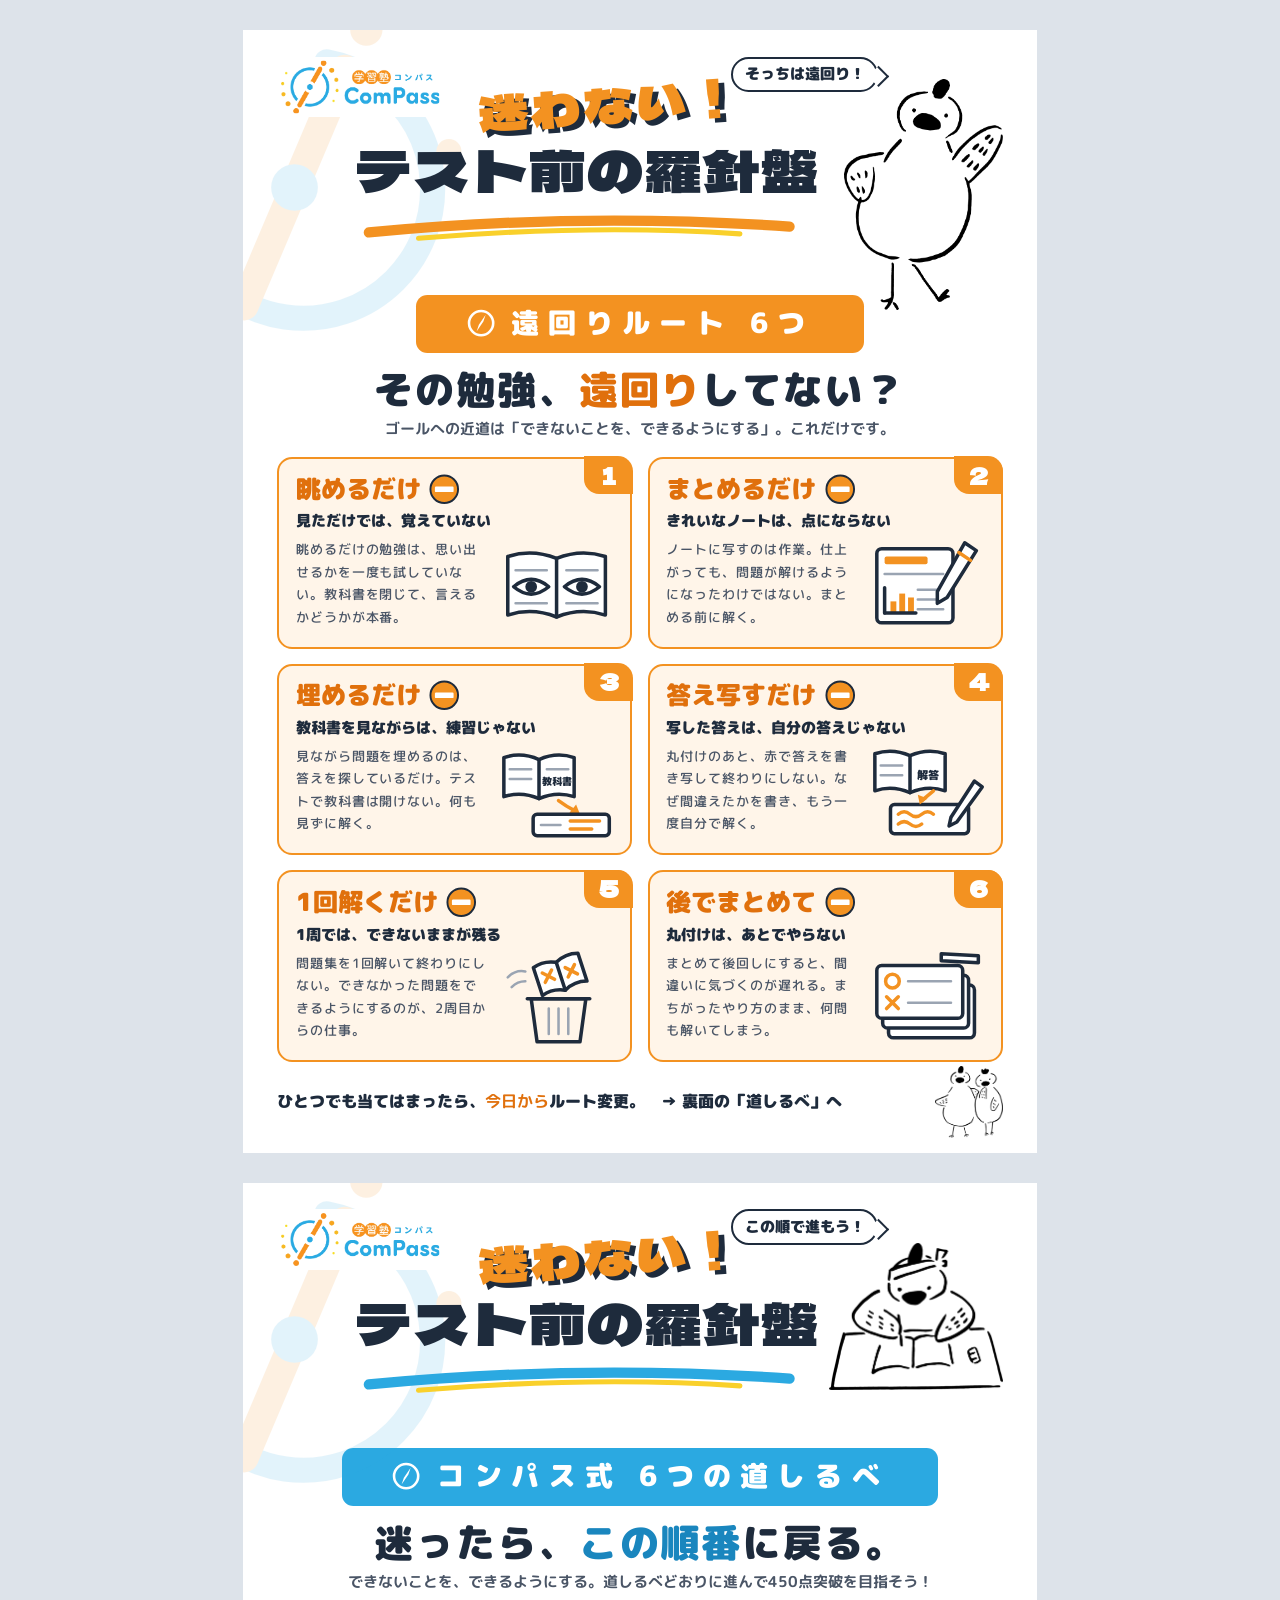
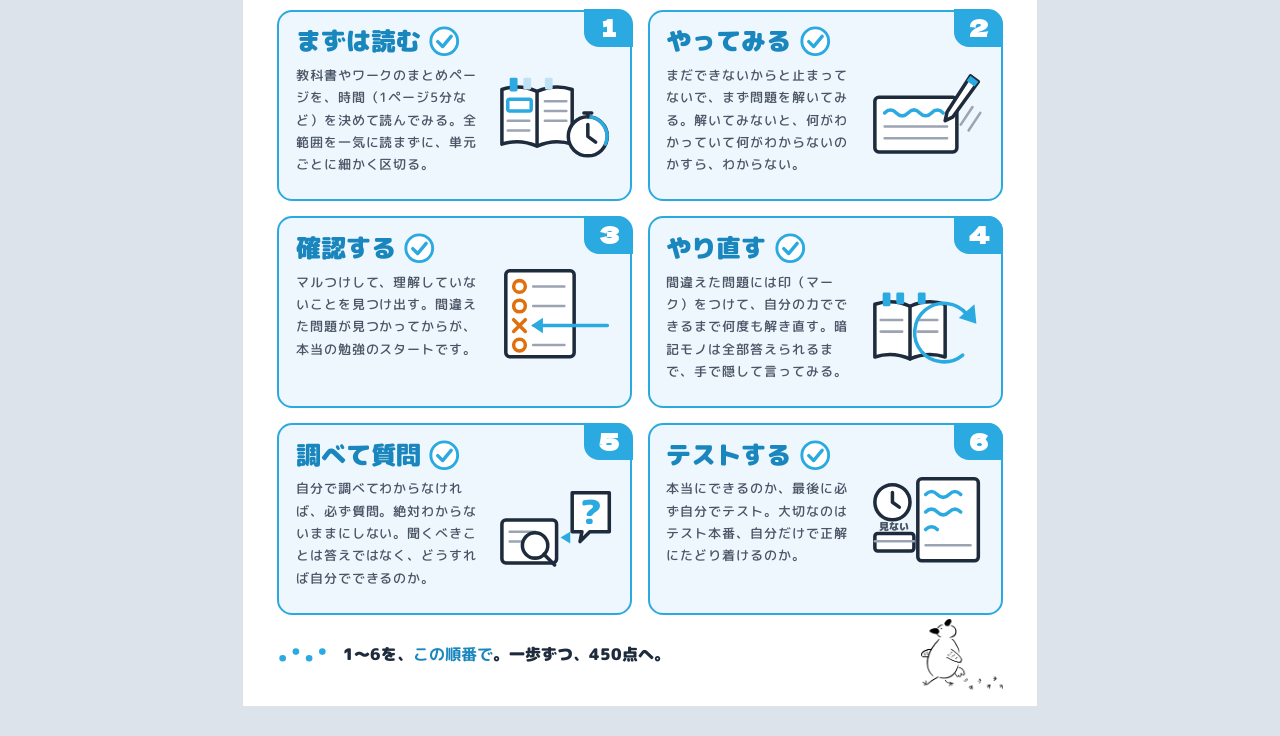
<file: test-guide/index.html>
<!doctype html>
<html lang="ja">
<head>
<meta charset="utf-8">
<title>テスト前の羅針盤</title>
<meta name="viewport" content="width=device-width, initial-scale=1">
<link rel="preconnect" href="https://fonts.googleapis.com">
<link rel="preconnect" href="https://fonts.gstatic.com" crossorigin>
<link rel="stylesheet" href="https://fonts.googleapis.com/css2?family=M+PLUS+Rounded+1c:wght@500;700;800;900&family=Dela+Gothic+One&display=swap">
<style>
/* A4縦2枚。1枚目＝禁じ手（オレンジ）、2枚目＝正しい型（ブルー）。ロゴの2色で表裏を分ける */
:root {
  --blue: #2BA9E1;
  --blue-deep: #1A86BE;
  --blue-tint: #EEF7FD;
  --orange: #F39221;
  --orange-deep: #E0700C;
  --orange-tint: #FFF5E9;
  --yellow: #F9D02B;
  --coppy: #6F96D1;
  --ink: #1E2B3C;
  --ink-soft: #4A5566;
  --paper: #FFFFFF;
  --f-display: "Dela Gothic One", "M PLUS Rounded 1c", sans-serif;
  --f-body: "M PLUS Rounded 1c", "Hiragino Maru Gothic ProN", sans-serif;
  color-scheme: light;
}
@page { size: A4; margin: 0; }
* { box-sizing: border-box; }
html, body { margin: 0; background: #DDE3EA; }
body { font-family: var(--f-body); color: var(--ink); -webkit-print-color-adjust: exact; print-color-adjust: exact; }

.sheet {
  --c: var(--orange); --c-deep: var(--orange-deep); --c-tint: var(--orange-tint);
  position: relative; overflow: hidden;
  width: 210mm; height: 297mm; margin: 8mm auto;
  padding: 7mm 9mm 5mm;
  background: var(--paper);
  display: flex; flex-direction: column;
}
.sheet.kata { --c: var(--blue); --c-deep: var(--blue-deep); --c-tint: var(--blue-tint); }
@media print { html, body { background: none; } .sheet { margin: 0; break-after: page; } }

/* 左上の透かし：羅針盤 */
.watermark { position: absolute; left: -34mm; top: -6mm; width: 95mm; height: 95mm; opacity: .13; pointer-events: none; }

.head { position: relative; height: 62mm; }
.logo { position: absolute; left: 0; top: 0; width: 44mm; z-index: 3; background: #fff; border-radius: 2mm; padding: 1mm; }
.title { position: absolute; left: 0; right: 0; top: 5mm; text-align: center; }
.title .hot {
  display: inline-block; font-family: var(--f-display); font-size: 13mm; line-height: 1;
  color: var(--orange); letter-spacing: 1mm;
  transform: rotate(-4deg) translateX(-8mm);
  text-shadow: 1.3mm 1.3mm 0 var(--ink);
}
.title .main {
  display: block; margin-top: 3mm;
  font-family: var(--f-display); font-size: 15mm; line-height: 1.05; letter-spacing: .3mm;
  color: var(--ink);
  transform: translateX(-14mm);
}
.swoosh { position: absolute; left: 22mm; top: 41mm; width: 116mm; }
.burst { display: none; }
.chara { position: absolute; right: 0; top: 6mm; width: 42mm; }
.chara img { width: 100%; display: block; }
.bubble {
  position: absolute; right: 33mm; top: 0; z-index: 2;
  background: #fff; border: .6mm solid var(--ink); border-radius: 5mm;
  padding: 1.2mm 3mm; font-weight: 900; font-size: 11pt; white-space: nowrap; color: var(--ink);
}
.bubble::after {
  content: ""; position: absolute; right: -2.6mm; bottom: 1.6mm; width: 3.4mm; height: 3.4mm;
  background: #fff; border-right: .6mm solid var(--ink); border-bottom: .6mm solid var(--ink);
  transform: rotate(-45deg);
}

.badge {
  align-self: center; margin-top: 1mm;
  background: var(--c); color: #fff; border-radius: 3mm;
  padding: 2mm 13mm 2.4mm; font-weight: 900; font-size: 21pt; letter-spacing: 2.4mm;
  display: flex; align-items: center; gap: 4mm;
}
.badge .needle { width: 8mm; height: 8mm; }
.lead { text-align: center; margin-top: 3.4mm; font-weight: 900; font-size: 29pt; letter-spacing: .5mm; line-height: 1.2; }
.lead em { font-style: normal; color: var(--c-deep); }
.sub { text-align: center; margin-top: 1.4mm; font-weight: 700; font-size: 11.5pt; color: var(--ink-soft); }

.grid { margin-top: 4.5mm; flex: 1; display: grid; grid-template-columns: 1fr 1fr; grid-template-rows: repeat(3, 1fr); gap: 4mm; }
.card {
  position: relative; min-width: 0;
  border: .7mm solid var(--c); border-radius: 4mm; background: var(--c-tint);
  padding: 3.6mm 4mm 3mm 4.4mm;
  display: grid; grid-template-columns: 1fr 31mm; grid-template-rows: auto auto 1fr; column-gap: 2.5mm;
}
.no {
  position: absolute; right: -.7mm; top: -.7mm;
  width: 13mm; height: 10mm; background: var(--c); color: #fff;
  border-radius: 0 4mm 0 4mm; display: grid; place-items: center;
  font-weight: 900; font-size: 17pt; font-family: var(--f-display);
}
.card h3 {
  grid-column: 1 / -1; margin: 0; padding-right: 12mm;
  display: flex; align-items: center; gap: 2mm;
  font-weight: 900; font-size: 19pt; line-height: 1.2; color: var(--c-deep);
}
.card h3 svg { width: 8.6mm; height: 8.6mm; flex: none; }
.card h4 { grid-column: 1 / -1; margin: 1.4mm 0 0; font-weight: 900; font-size: 11pt; color: var(--ink); }
.card p { margin: 1.6mm 0 0; font-weight: 500; font-size: 9.6pt; line-height: 1.75; letter-spacing: .25mm; color: var(--ink-soft); }
.card .ill { align-self: center; width: 31mm; }

.foot { margin-top: 2mm; display: flex; align-items: center; justify-content: space-between; height: 17mm; }
.foot .msg { font-weight: 900; font-size: 12pt; color: var(--ink); display: flex; align-items: center; gap: 2.4mm; }
.foot .msg b { color: var(--c-deep); }
.foot .steps { height: 5mm; }
.foot small { font-weight: 700; font-size: 8.5pt; color: var(--ink-soft); }
.foot .pair { height: 19mm; }

/* イラスト共通 */
.ill * { stroke-linecap: round; stroke-linejoin: round; }
.k { fill: none; stroke: var(--ink); stroke-width: 3.6; }
.kf { fill: #fff; stroke: var(--ink); stroke-width: 3.6; }
.a { fill: none; stroke: var(--c); stroke-width: 3.6; }
.af { fill: var(--c); }
.g { fill: none; stroke: #9AA4B2; stroke-width: 2.6; }
.r { fill: none; stroke: var(--orange-deep); stroke-width: 3.6; }
.b { fill: none; stroke: var(--blue); stroke-width: 3.6; }
</style>
</head>
<body>

<svg width="0" height="0" style="position:absolute">
  <defs>
    <!-- ロゴの羅針盤を簡略化した透かし -->
    <symbol id="compass" viewBox="0 0 200 200">
      <path d="M118 30 A72 72 0 1 1 52 52" fill="none" stroke="#2BA9E1" stroke-width="14" stroke-linecap="round"/>
      <line x1="128" y1="34" x2="72" y2="166" stroke="#F39221" stroke-width="16" stroke-linecap="round"/>
      <circle cx="100" cy="100" r="13" fill="#2BA9E1"/>
      <circle cx="140" cy="12" r="9" fill="#F39221"/><circle cx="170" cy="40" r="8" fill="#F9D02B"/>
      <circle cx="186" cy="80" r="7" fill="#F39221"/><circle cx="20" cy="130" r="8" fill="#F39221"/>
      <circle cx="40" cy="170" r="7" fill="#F9D02B"/>
    </symbol>
    <symbol id="ban" viewBox="0 0 40 40">
      <circle cx="20" cy="20" r="17" fill="currentColor" stroke="#1E2B3C" stroke-width="2.4"/>
      <rect x="8.5" y="16.5" width="23" height="7" rx="1.5" fill="#fff"/>
    </symbol>
    <symbol id="ok" viewBox="0 0 40 40">
      <circle cx="20" cy="20" r="16.5" fill="#fff" stroke="currentColor" stroke-width="3.6"/>
      <path d="M12 20.5 L18 26.5 L28.5 14" fill="none" stroke="currentColor" stroke-width="4.2" stroke-linecap="round" stroke-linejoin="round"/>
    </symbol>
    <symbol id="needle" viewBox="0 0 40 40">
      <circle cx="20" cy="20" r="16" fill="none" stroke="#fff" stroke-width="3.4"/>
      <path d="M26 9 L17 22 L23 18 Z M14 31 L23 18 L17 22 Z" fill="#fff"/>
    </symbol>
  </defs>
</svg>

<!-- ===================== 1枚目：禁じ手 六ヶ条 ===================== -->
<section class="sheet kinji">
  <svg class="watermark"><use href="#compass"/></svg>
  <div class="head">
    <img class="logo" src="img/logo.png" alt="学習塾コンパス ComPass">
    <svg class="burst" viewBox="0 0 260 60" aria-hidden="true">
      <g stroke="#F39221" stroke-width="5" stroke-linecap="round">
        <line x1="40" y1="44" x2="12" y2="30"/><line x1="50" y1="28" x2="30" y2="8"/>
        <line x1="198" y1="30" x2="222" y2="10"/><line x1="208" y1="44" x2="238" y2="32"/>
      </g>
    </svg>
    <div class="title">
      <span class="hot">迷わない！</span>
      <span class="main">テスト前の羅針盤</span>
    </div>
    <svg class="swoosh" viewBox="0 0 300 20" aria-hidden="true">
      <path d="M6 14 Q150 0 294 10" fill="none" stroke="#F39221" stroke-width="7" stroke-linecap="round"/>
      <path d="M40 18 Q160 8 260 15" fill="none" stroke="#F9D02B" stroke-width="3.5" stroke-linecap="round"/>
    </svg>
    <div class="bubble">そっちは遠回り！</div>
    <div class="chara"><img src="img/black/bird-wave.png" alt=""></div>
  </div>

  <div class="badge"><svg class="needle"><use href="#needle"/></svg>遠回りルート 6つ</div>
  <div class="lead">その勉強、<em>遠回り</em>してない？</div>
  <div class="sub">ゴールへの近道は「できないことを、できるようにする」。これだけです。</div>

  <div class="grid">
    <article class="card">
      <span class="no">1</span>
      <h3>眺めるだけ<svg style="color:var(--c)"><use href="#ban"/></svg></h3>
      <h4>見ただけでは、覚えていない</h4>
      <p>眺めるだけの勉強は、思い出せるかを一度も試していない。教科書を閉じて、言えるかどうかが本番。</p>
      <svg class="ill" viewBox="0 0 120 100">
        <path class="kf" d="M10 22 Q35 14 60 24 Q85 14 110 22 V82 Q85 74 60 84 Q35 74 10 82 Z"/>
        <line class="k" x1="60" y1="24" x2="60" y2="84"/>
        <path class="g" d="M18 36 H50 M70 36 H102 M18 70 H50 M70 70 H102"/>
        <path class="kf" d="M16 53 Q34 38 52 53 Q34 68 16 53 Z"/><circle cx="34" cy="53" r="6" fill="#1E2B3C"/>
        <path class="kf" d="M68 53 Q86 38 104 53 Q86 68 68 53 Z"/><circle cx="86" cy="53" r="6" fill="#1E2B3C"/>
      </svg>
    </article>

    <article class="card">
      <span class="no">2</span>
      <h3>まとめるだけ<svg style="color:var(--c)"><use href="#ban"/></svg></h3>
      <h4>きれいなノートは、点にならない</h4>
      <p>ノートに写すのは作業。仕上がっても、問題が解けるようになったわけではない。まとめる前に解く。</p>
      <svg class="ill" viewBox="0 0 120 100">
        <rect class="kf" x="8" y="14" width="78" height="76" rx="5"/>
        <rect class="af" x="16" y="22" width="44" height="8" rx="2"/>
        <path class="g" d="M16 40 H76 M50 56 H76 M50 66 H76 M50 76 H76"/>
        <path class="k" d="M16 80 V54"/><rect class="af" x="22" y="68" width="6" height="12"/><rect class="af" x="31" y="60" width="6" height="20"/><rect class="af" x="40" y="64" width="6" height="16"/>
        <path class="k" d="M16 80 H48"/>
        <path class="kf" d="M98 8 L110 16 L80 64 L70 70 L70 58 Z"/>
        <path class="a" d="M92 18 L104 26"/>
      </svg>
    </article>

    <article class="card">
      <span class="no">3</span>
      <h3>埋めるだけ<svg style="color:var(--c)"><use href="#ban"/></svg></h3>
      <h4>教科書を見ながらは、練習じゃない</h4>
      <p>見ながら問題を埋めるのは、答えを探しているだけ。テストで教科書は開けない。何も見ずに解く。</p>
      <svg class="ill" viewBox="0 0 120 100">
        <path class="kf" d="M6 16 Q24 10 42 18 Q60 10 78 16 V56 Q60 50 42 58 Q24 50 6 56 Z"/>
        <line class="k" x1="42" y1="18" x2="42" y2="58"/>
        <path class="g" d="M12 28 H34 M12 38 H34 M50 28 H72"/>
        <text x="60" y="44" text-anchor="middle" font-size="10" font-weight="900" fill="#1E2B3C" font-family="M PLUS Rounded 1c">教科書</text>
        <path class="a" d="M62 60 Q70 66 78 70"/><path class="af" d="M84 74 L72 74 L80 64 Z"/>
        <rect class="kf" x="36" y="74" width="78" height="22" rx="4"/>
        <path class="g" d="M44 85 H64"/><path class="a" d="M74 81 H104 M74 89 H96"/>
      </svg>
    </article>

    <article class="card">
      <span class="no">4</span>
      <h3>答え写すだけ<svg style="color:var(--c)"><use href="#ban"/></svg></h3>
      <h4>写した答えは、自分の答えじゃない</h4>
      <p>丸付けのあと、赤で答えを書き写して終わりにしない。なぜ間違えたかを書き、もう一度自分で解く。</p>
      <svg class="ill" viewBox="0 0 120 100">
        <path class="kf" d="M6 12 Q24 6 42 14 Q60 6 78 12 V50 Q60 44 42 52 Q24 44 6 50 Z"/>
        <line class="k" x1="42" y1="14" x2="42" y2="52"/>
        <path class="g" d="M12 24 H34 M12 34 H34"/>
        <text x="60" y="38" text-anchor="middle" font-size="11" font-weight="900" fill="#1E2B3C" font-family="M PLUS Rounded 1c">解答</text>
        <rect class="kf" x="22" y="64" width="80" height="30" rx="4"/>
        <path class="a" d="M30 74 Q36 69 42 74 Q48 79 54 74 Q60 69 66 74 M30 84 Q36 79 42 84 Q48 89 54 84"/>
        <path class="af" d="M60 58 L52 64 L50 54 Z"/><path class="a" d="M66 50 L54 60"/>
        <path class="kf" d="M108 40 L116 46 L90 82 L82 86 L84 77 Z"/>
      </svg>
    </article>

    <article class="card">
      <span class="no">5</span>
      <h3>1回解くだけ<svg style="color:var(--c)"><use href="#ban"/></svg></h3>
      <h4>1周では、できないままが残る</h4>
      <p>問題集を1回解いて終わりにしない。できなかった問題をできるようにするのが、2周目からの仕事。</p>
      <svg class="ill" viewBox="0 0 120 100">
        <path class="k" d="M34 52 H90 L84 96 H40 Z"/><path class="k" d="M30 52 H94"/>
        <path class="g" d="M52 62 V88 M62 62 V88 M72 62 V88"/>
        <g transform="rotate(-18 64 28)">
          <path class="kf" d="M40 12 Q52 8 64 14 Q76 8 88 12 V42 Q76 38 64 44 Q52 38 40 42 Z"/>
          <line class="k" x1="64" y1="14" x2="64" y2="44"/>
          <path class="a" d="M47 20 L57 30 M57 20 L47 30 M71 22 L81 32 M81 22 L71 32"/>
        </g>
        <path class="g" d="M10 30 Q18 22 28 24 M14 40 Q20 34 28 34"/>
      </svg>
    </article>

    <article class="card">
      <span class="no">6</span>
      <h3>後でまとめて<svg style="color:var(--c)"><use href="#ban"/></svg></h3>
      <h4>丸付けは、あとでやらない</h4>
      <p>まとめて後回しにすると、間違いに気づくのが遅れる。まちがったやり方のまま、何問も解いてしまう。</p>
      <svg class="ill" viewBox="0 0 120 100">
        <rect class="kf" x="20" y="38" width="88" height="54" rx="5"/>
        <rect class="kf" x="14" y="28" width="88" height="54" rx="5"/>
        <rect class="kf" x="8" y="18" width="88" height="54" rx="5"/>
        <circle class="a" cx="24" cy="34" r="7"/><path class="a" d="M18 50 L30 62 M30 50 L18 62"/>
        <path class="g" d="M40 34 H84 M40 56 H84"/>
        <path class="kf" d="M74 6 L112 8 L112 15 L74 13 Z"/>
      </svg>
    </article>
  </div>

  <div class="foot">
    <div class="msg"><span>ひとつでも当てはまったら、<b>今日から</b>ルート変更。　→ 裏面の「道しるべ」へ</span></div>
    <img class="pair" src="img/black/bird-pair.png" alt="">
  </div>
</section>

<!-- ===================== 2枚目：コンパス式 六ノ型 ===================== -->
<section class="sheet kata">
  <svg class="watermark"><use href="#compass"/></svg>
  <div class="head">
    <img class="logo" src="img/logo.png" alt="学習塾コンパス ComPass">
    <svg class="burst" viewBox="0 0 260 60" aria-hidden="true">
      <g stroke="#2BA9E1" stroke-width="5" stroke-linecap="round">
        <line x1="40" y1="44" x2="12" y2="30"/><line x1="50" y1="28" x2="30" y2="8"/>
        <line x1="198" y1="30" x2="222" y2="10"/><line x1="208" y1="44" x2="238" y2="32"/>
      </g>
    </svg>
    <div class="title">
      <span class="hot">迷わない！</span>
      <span class="main">テスト前の羅針盤</span>
    </div>
    <svg class="swoosh" viewBox="0 0 300 20" aria-hidden="true">
      <path d="M6 14 Q150 0 294 10" fill="none" stroke="#2BA9E1" stroke-width="7" stroke-linecap="round"/>
      <path d="M40 18 Q160 8 260 15" fill="none" stroke="#F9D02B" stroke-width="3.5" stroke-linecap="round"/>
    </svg>
    <div class="bubble">この順で進もう！</div>
    <div class="chara" style="width:46mm;top:9mm"><img src="img/black/bird-study.png" alt=""></div>
  </div>

  <div class="badge"><svg class="needle"><use href="#needle"/></svg>コンパス式 6つの道しるべ</div>
  <div class="lead">迷ったら、<em>この順番</em>に戻る。</div>
  <div class="sub">できないことを、できるようにする。道しるべどおりに進んで450点突破を目指そう！</div>

  <div class="grid">
    <article class="card">
      <span class="no">1</span>
      <h3>まずは読む<svg style="color:var(--c)"><use href="#ok"/></svg></h3>
      <p>教科書やワークのまとめページを、時間（1ページ5分など）を決めて読んでみる。全範囲を一気に読まずに、単元ごとに細かく区切る。</p>
      <svg class="ill" viewBox="0 0 120 100">
        <path class="kf" d="M4 22 Q22 16 40 24 Q58 16 76 22 V78 Q58 72 40 80 Q22 72 4 78 Z"/>
        <line class="k" x1="40" y1="24" x2="40" y2="80"/>
        <rect class="af" x="12" y="10" width="8" height="14" rx="1.5"/><rect x="26" y="10" width="8" height="12" rx="1.5" fill="#BFE3F5"/><rect x="48" y="10" width="8" height="12" rx="1.5" fill="#BFE3F5"/>
        <rect class="a" x="10" y="32" width="24" height="12" rx="2"/>
        <path class="g" d="M10 54 H32 M10 64 H32 M48 34 H70 M48 44 H70 M48 54 H70"/>
        <circle class="kf" cx="92" cy="70" r="20"/><path class="a" d="M92 50 A20 20 0 0 1 110 78"/>
        <path class="k" d="M92 58 V70 L100 76 M88 46 H96 M92 46 V50"/>
      </svg>
    </article>

    <article class="card">
      <span class="no">2</span>
      <h3>やってみる<svg style="color:var(--c)"><use href="#ok"/></svg></h3>
      <p>まだできないからと止まってないで、まず問題を解いてみる。解いてみないと、何がわかっていて何がわからないのかすら、わからない。</p>
      <svg class="ill" viewBox="0 0 120 100">
        <rect class="kf" x="6" y="30" width="84" height="56" rx="4"/>
        <path class="a" d="M16 46 Q22 40 28 46 Q34 52 40 46 Q46 40 52 46 Q58 52 64 46 Q70 40 76 46"/>
        <path class="g" d="M16 60 H80 M16 72 H80"/>
        <path class="kf" d="M104 8 L112 14 L86 50 L78 54 L80 45 Z"/><path class="af" d="M104 8 L112 14 L108 19 L100 13 Z"/>
        <path class="g" d="M106 40 L94 58 M114 46 L102 64"/>
      </svg>
    </article>

    <article class="card">
      <span class="no">3</span>
      <h3>確認する<svg style="color:var(--c)"><use href="#ok"/></svg></h3>
      <p>マルつけして、理解していないことを見つけ出す。間違えた問題が見つかってからが、本当の勉強のスタートです。</p>
      <svg class="ill" viewBox="0 0 120 100">
        <rect class="kf" x="8" y="6" width="70" height="88" rx="4"/>
        <circle class="r" cx="22" cy="22" r="6"/><circle class="r" cx="22" cy="42" r="6"/>
        <path class="r" d="M16 56 L28 68 M28 56 L16 68"/><circle class="r" cx="22" cy="82" r="6"/>
        <path class="g" d="M36 22 H68 M36 42 H68 M36 62 H68 M36 82 H68"/>
        <path class="a" d="M112 62 H40" stroke-width="5"/><path class="af" d="M34 62 L46 54 L46 70 Z"/>
      </svg>
    </article>

    <article class="card">
      <span class="no">4</span>
      <h3>やり直す<svg style="color:var(--c)"><use href="#ok"/></svg></h3>
      <p>間違えた問題には印（マーク）をつけて、自分の力でできるまで何度も解き直す。暗記モノは全部答えられるまで、手で隠して言ってみる。</p>
      <svg class="ill" viewBox="0 0 120 100">
        <path class="kf" d="M6 30 Q24 24 42 32 Q60 24 78 30 V84 Q60 78 42 86 Q24 78 6 84 Z"/>
        <line class="k" x1="42" y1="32" x2="42" y2="86"/>
        <rect class="af" x="14" y="18" width="8" height="14" rx="1.5"/><rect class="af" x="28" y="18" width="8" height="12" rx="1.5"/><rect class="af" x="50" y="18" width="8" height="12" rx="1.5"/>
        <path class="g" d="M12 46 H34 M12 58 H34 M50 46 H70 M50 58 H70"/>
        <path class="a" d="M100 40 A30 30 0 1 0 96 82" stroke-width="7"/>
        <path class="af" d="M108 30 L110 50 L92 44 Z"/>
      </svg>
    </article>

    <article class="card">
      <span class="no">5</span>
      <h3>調べて質問<svg style="color:var(--c)"><use href="#ok"/></svg></h3>
      <p>自分で調べてわからなければ、必ず質問。絶対わからないままにしない。聞くべきことは答えではなく、どうすれば自分でできるのか。</p>
      <svg class="ill" viewBox="0 0 120 100">
        <rect class="kf" x="4" y="40" width="56" height="44" rx="4"/>
        <path class="g" d="M12 52 H38 M12 62 H30"/>
        <circle class="kf" cx="38" cy="66" r="13"/><path class="k" d="M47 75 L58 86" stroke-width="6"/>
        <path class="af" d="M64 58 L74 52 L74 64 Z"/>
        <path class="kf" d="M76 12 H114 V52 H94 L84 62 L86 52 H76 Z"/>
        <text x="95" y="44" text-anchor="middle" font-size="34" font-weight="900" fill="#2BA9E1" font-family="M PLUS Rounded 1c">?</text>
      </svg>
    </article>

    <article class="card">
      <span class="no">6</span>
      <h3>テストする<svg style="color:var(--c)"><use href="#ok"/></svg></h3>
      <p>本当にできるのか、最後に必ず自分でテスト。大切なのはテスト本番、自分だけで正解にたどり着けるのか。</p>
      <svg class="ill" viewBox="0 0 120 100">
        <rect class="kf" x="50" y="8" width="62" height="84" rx="4"/>
        <path class="a" d="M58 24 Q64 18 70 24 Q76 30 82 24 Q88 18 94 24 M58 42 Q64 36 70 42 Q76 48 82 42 Q88 36 94 42 M58 60 Q64 54 70 60"/>
        <path class="g" d="M58 76 H104"/>
        <circle class="kf" cx="24" cy="32" r="18"/><path class="k" d="M24 22 V32 L31 37"/>
        <rect class="kf" x="6" y="64" width="40" height="18" rx="3"/><path class="g" d="M6 72 H46"/>
        <text x="26" y="60" text-anchor="middle" font-size="10" font-weight="900" fill="#4A5566" font-family="M PLUS Rounded 1c">見ない</text>
      </svg>
    </article>
  </div>

  <div class="foot">
    <div class="msg">
      <svg class="steps" viewBox="0 0 60 20" aria-hidden="true"><g fill="#2BA9E1"><circle cx="6" cy="14" r="3.5"/><circle cx="20" cy="7" r="3.5"/><circle cx="34" cy="14" r="3.5"/><circle cx="48" cy="7" r="3.5"/></g></svg>
      <span>1〜6を、<b>この順番で</b>。一歩ずつ、450点へ。</span>
    </div>
    <img class="pair" src="img/black/bird-walk.png" alt="">
  </div>
</section>

</body>
</html>
</file>
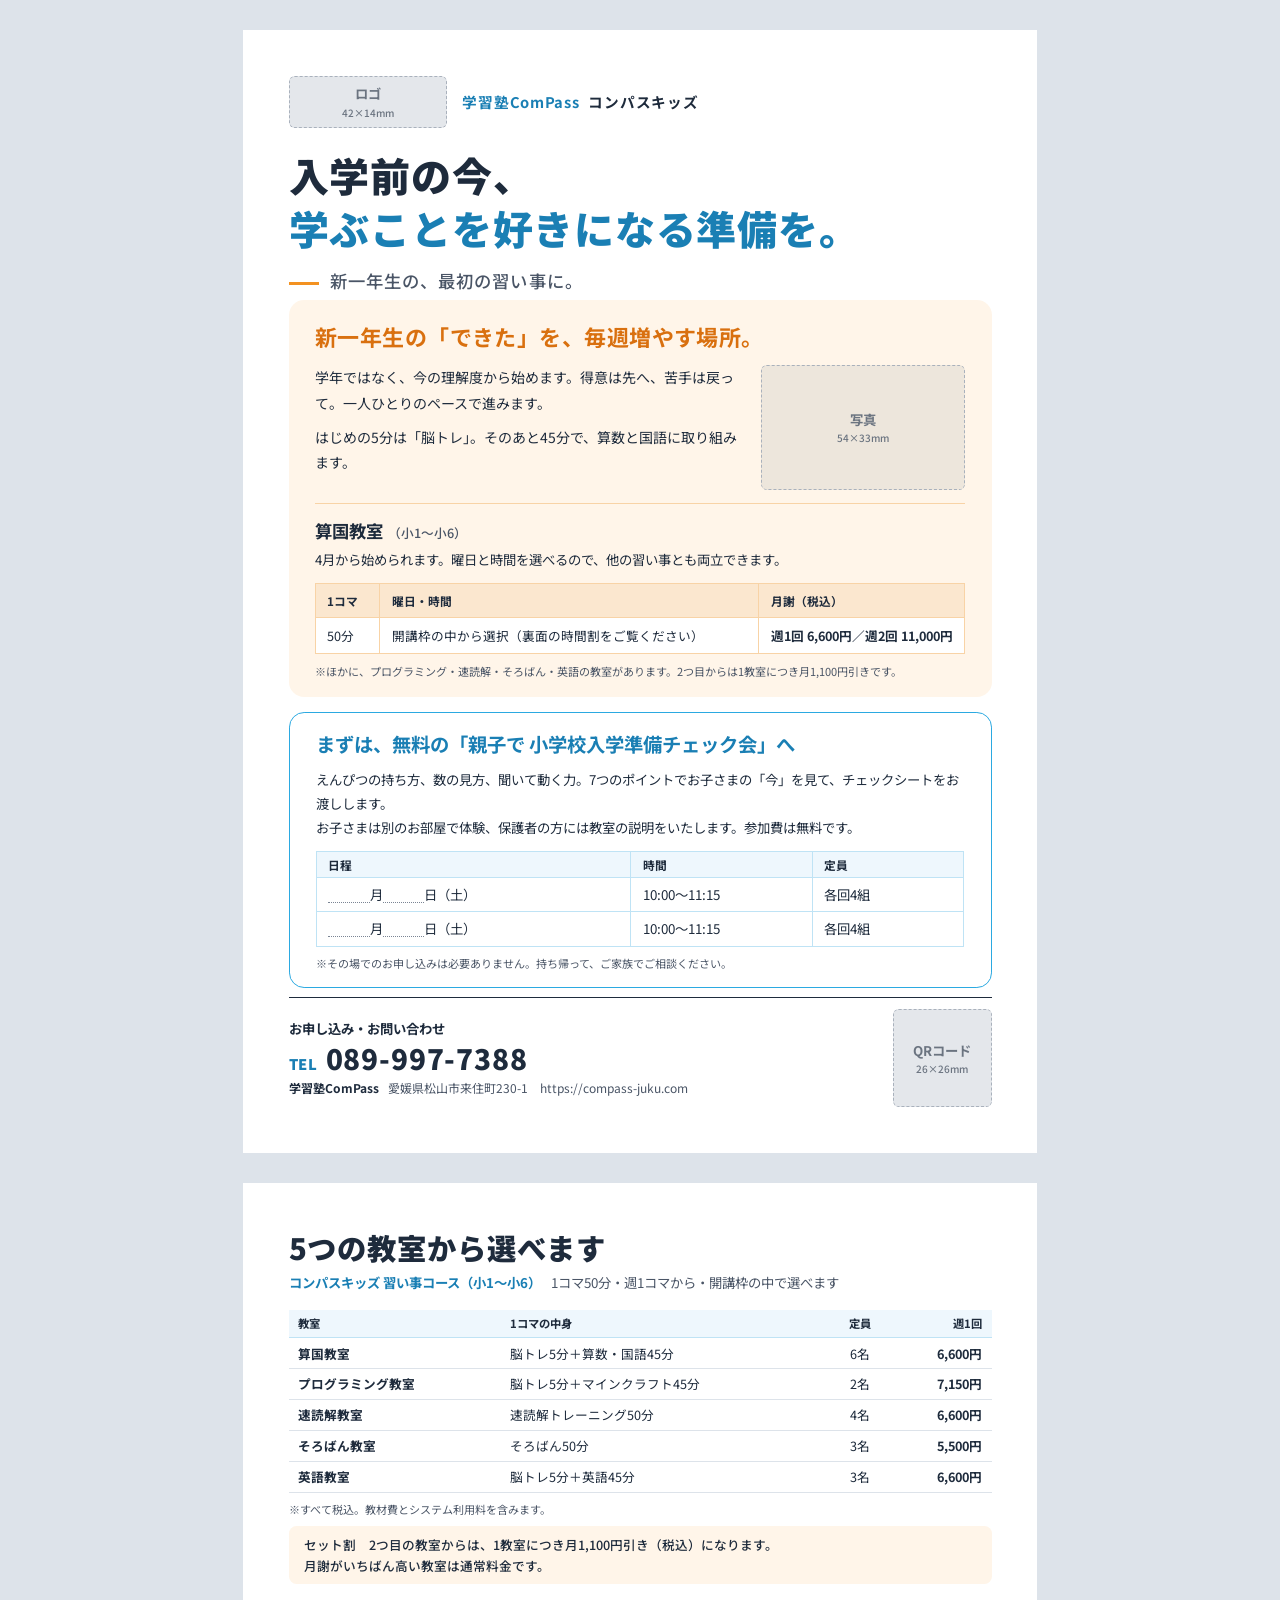
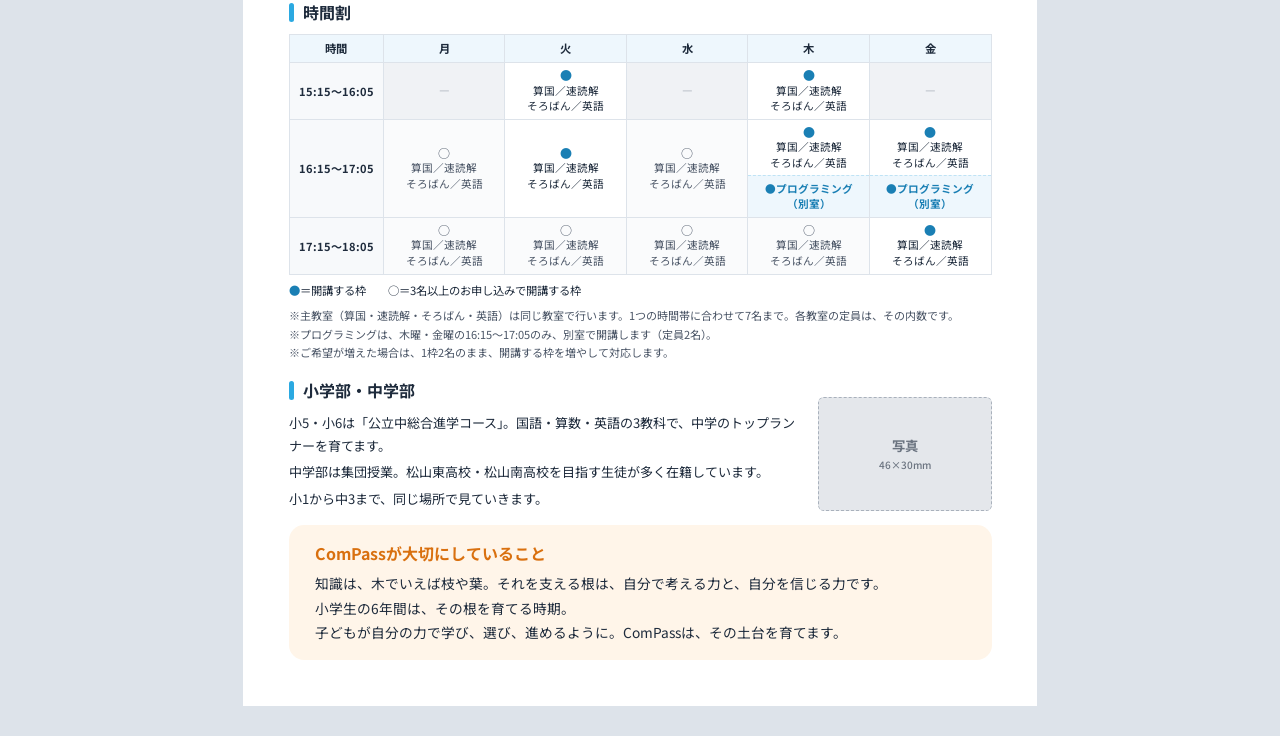
<file: kids-2027/flyer-shin1.html>
<!doctype html>
<html lang="ja">
<head>
<meta charset="utf-8">
<title>新小1向けチラシ｜学習塾ComPass コンパスキッズ</title>
<meta name="viewport" content="width=device-width, initial-scale=1">
<link rel="preconnect" href="https://fonts.googleapis.com">
<link rel="preconnect" href="https://fonts.gstatic.com" crossorigin>
<link rel="stylesheet" href="https://fonts.googleapis.com/css2?family=Noto+Sans+JP:wght@400;500;700;900&display=swap">
<style>
/* A4両面。表＝入口（算国教室と体験会）、裏＝全体像（5教室・時間割・理念）。
   色はロゴの青とオレンジ。敷き色は薄く、文字は濃紺で落ち着かせる */
:root {
  --blue: #2BA9E1;
  --blue-deep: #1A7FB4;
  --blue-tint: #EEF7FD;
  --blue-line: #BFE3F5;
  --orange: #F39221;
  --orange-deep: #D9700F;
  --orange-tint: #FFF5E9;
  --orange-line: #F8D3A6;
  --ink: #1E2B3C;
  --ink-soft: #4A5566;
  --ink-faint: #7A8494;
  --rule: #DDE3EA;
  --ph: #E4E7EB;
  --ph-line: #A9B1BC;
  --paper: #FFFFFF;
  --f: "ComPassYuGo", "Noto Sans JP", sans-serif;
  color-scheme: light;
}
/* 游ゴシック。Windowsの標準（Regular）は細く、印刷でかすれるため、本文はMedium、太字はBoldを当てる。
   游ゴシックのない環境（Linuxなど）では Noto Sans JP で表示される */
@font-face { font-family: "ComPassYuGo"; font-weight: 100 600; src: local("Yu Gothic Medium"), local("YuGothic-Medium"), local("游ゴシック Medium"), local("游ゴシック体 ミディアム"); }
@font-face { font-family: "ComPassYuGo"; font-weight: 700 900; src: local("Yu Gothic Bold"), local("YuGothic-Bold"), local("游ゴシック Bold"), local("游ゴシック体 ボールド"); }
@page { size: A4; margin: 0; }
* { box-sizing: border-box; }
html, body { margin: 0; background: #DDE3EA; }
body {
  font-family: var(--f); color: var(--ink); font-size: 10pt; line-height: 1.7;
  -webkit-print-color-adjust: exact; print-color-adjust: exact;
  font-feature-settings: "palt" 0;
}
p, li { margin: 0; text-wrap: pretty; }
table { border-collapse: collapse; width: 100%; }

/* 外側12mmの余白（家庭用プリンタの非印字域を避ける） */
.sheet {
  position: relative; overflow: hidden;
  width: 210mm; height: 297mm; margin: 8mm auto;
  padding: 12mm;
  background: var(--paper);
  display: flex; flex-direction: column;
}
@media print {
  html, body { background: none; }
  .sheet { margin: 0; break-after: page; }
  .sheet:last-child { break-after: auto; }
}

/* プレースホルダ（画像が入る場所） */
.ph {
  display: flex; flex-direction: column; align-items: center; justify-content: center;
  background: var(--ph); border: .3mm dashed var(--ph-line); border-radius: 1.5mm;
  color: #6B7480; font-weight: 700; font-size: 10pt; line-height: 1.3; text-align: center; flex: none;
}
.ph small { display: block; font-weight: 500; font-size: 7.5pt; margin-top: .8mm; }

.note { font-size: 8.3pt; line-height: 1.65; color: var(--ink-soft); }
.note p { padding-left: 1em; text-indent: -1em; }

/* ---------- 表面 ---------- */
.head { height: 59.5mm; display: flex; flex-direction: column; }
.head-top { display: flex; align-items: center; gap: 4mm; }
.head-top .ph { width: 42mm; height: 14mm; }
.brand { font-weight: 700; font-size: 11pt; color: var(--blue-deep); letter-spacing: .05em; }
.brand span { color: var(--ink); margin-left: .6em; }
.catch {
  margin: 5.5mm 0 0; font-weight: 900; font-size: 30pt; line-height: 1.32; letter-spacing: .02em;
  color: var(--ink);
}
.catch .l2 { color: var(--blue-deep); }
.sub { margin-top: 3mm; font-weight: 500; font-size: 13pt; color: var(--ink-soft); letter-spacing: .06em; }
.sub::before { content: ""; display: inline-block; width: 8mm; height: .6mm; background: var(--orange); vertical-align: middle; margin-right: 3mm; }

.main {
  background: var(--orange-tint); border-radius: 4mm; padding: 5.5mm 7mm 4.5mm;
}
.main h2 { margin: 0; font-weight: 700; font-size: 16.5pt; line-height: 1.4; color: var(--orange-deep); letter-spacing: .02em; }
.main-body { display: flex; gap: 6mm; margin-top: 3.5mm; }
.main-body .txt { flex: 1; font-size: 10.5pt; line-height: 1.85; }
.main-body .txt p + p { margin-top: 2mm; }
.main-body .ph { width: 54mm; height: 33mm; background: #EDE6DC; }
.course { margin-top: 3.5mm; padding-top: 3mm; border-top: .3mm solid var(--orange-line); }
.course h3 { margin: 0; font-weight: 700; font-size: 13pt; color: var(--ink); }
.course h3 small { font-size: 9.5pt; font-weight: 500; margin-left: .4em; color: var(--ink-soft); }
.course > p { margin-top: 1mm; font-size: 10pt; }

.fee { margin-top: 3mm; background: #fff; font-size: 9.5pt; }
.fee th, .fee td { border: .3mm solid var(--orange-line); padding: 1.8mm 3mm; text-align: left; vertical-align: middle; }
.fee th { background: #FBE7CF; font-weight: 700; font-size: 8.8pt; color: var(--ink); }
.fee .price { font-weight: 700; white-space: nowrap; }
.main .note { margin-top: 2mm; }

.trial {
  margin-top: 4mm; border: .5mm solid var(--blue); border-radius: 4mm; padding: 4.5mm 7mm 4mm;
}
.trial h2 { margin: 0; font-weight: 700; font-size: 14.5pt; line-height: 1.45; color: var(--blue-deep); }
.trial h2 .free { display: inline-block; font-size: 10pt; color: var(--ink-soft); font-weight: 500; }
.trial .txt { margin-top: 2.5mm; font-size: 10pt; line-height: 1.8; }
.dates { margin-top: 3mm; font-size: 10pt; }
.dates th, .dates td { border: .3mm solid var(--blue-line); padding: 0 3mm; height: 9mm; text-align: left; }
.dates th { background: var(--blue-tint); font-weight: 700; font-size: 8.8pt; height: 7mm; }
/* 日付は手書き・あとから入力できるよう空けておく */
.blank { display: inline-block; width: 11mm; border-bottom: .25mm dotted var(--ink-faint); height: 1.2em; vertical-align: -0.25em; }
.trial .note { margin-top: 2mm; }

.foot { margin-top: auto; display: flex; align-items: center; gap: 6mm; border-top: .5mm solid var(--ink); padding-top: 3mm; }
.foot .info { flex: 1; }
.foot .tel-label { font-weight: 700; font-size: 10pt; }
.foot .tel { font-weight: 900; font-size: 21pt; line-height: 1.25; letter-spacing: .03em; color: var(--ink); }
.foot .tel span { font-size: 11pt; margin-right: 2mm; color: var(--blue-deep); }
.foot .addr { font-size: 9pt; color: var(--ink-soft); margin-top: .5mm; }
.foot .addr b { color: var(--ink); font-weight: 700; margin-right: .8em; }
.foot .ph { width: 26mm; height: 26mm; }

/* ---------- 裏面 ---------- */
.b-title { margin: 0; font-weight: 900; font-size: 22pt; line-height: 1.3; color: var(--ink); letter-spacing: .03em; }
.b-sub { margin-top: 1.5mm; font-size: 10pt; color: var(--ink-soft); }
.b-sub b { color: var(--blue-deep); font-weight: 700; margin-right: .8em; }

.sec-h { margin: 0 0 2mm; font-weight: 700; font-size: 12pt; color: var(--ink); display: flex; align-items: center; gap: 2.5mm; }
.sec-h::before { content: ""; width: 1.4mm; height: 5mm; background: var(--blue); border-radius: .7mm; }

.classes { margin-top: 4mm; font-size: 9.5pt; }
.classes th, .classes td { border-bottom: .3mm solid var(--rule); padding: 1.1mm 2.5mm; text-align: left; vertical-align: middle; }
.classes thead th { background: var(--blue-tint); font-size: 8.5pt; font-weight: 700; border-bottom: .4mm solid var(--blue-line); }
.classes td:first-child { font-weight: 700; white-space: nowrap; }
.classes .c { text-align: center; white-space: nowrap; }
.classes .r { text-align: right; white-space: nowrap; font-weight: 700; }
.after-table { margin-top: 2mm; }
.set-note { margin-top: 2mm; background: var(--orange-tint); border-radius: 2mm; padding: 2mm 4mm; font-size: 9.5pt; font-weight: 500; }

.tt-wrap { margin-top: 4mm; }
.tt { font-size: 8pt; table-layout: fixed; }
.tt th, .tt td { border: .3mm solid var(--rule); padding: 1.4mm 1.6mm; text-align: center; vertical-align: middle; line-height: 1.45; }
.tt thead th { background: var(--blue-tint); font-size: 8.5pt; font-weight: 700; }
.tt tbody th { width: 25mm; font-weight: 700; font-size: 8.3pt; white-space: nowrap; background: #F7F9FB; }
.tt .on { background: #fff; }
.tt .maybe { background: #FAFBFC; color: var(--ink-soft); }
.tt .none { background: #F0F2F5; color: var(--ink-faint); }
.tt .mk { display: block; font-size: 9pt; line-height: 1.2; }
.tt .on .mk { color: var(--blue-deep); }
.tt .cls span { display: inline-block; }
.tt .split { padding: 0; }
.tt .split div { padding: 1.3mm 1.4mm; }
.tt .split .prog { border-top: .3mm dashed var(--blue-line); background: var(--blue-tint); color: var(--blue-deep); font-weight: 700; }
.legend { margin-top: 1.8mm; font-size: 8.5pt; display: flex; gap: 6mm; color: var(--ink); }
.legend b { color: var(--blue-deep); }
.tt-wrap .note { margin-top: 1.5mm; }

.school { margin: 4mm 0 3.5mm; display: flex; gap: 5mm; align-items: stretch; }
.school .txt { flex: 1; font-size: 9.8pt; line-height: 1.75; }
.school .txt p + p { margin-top: 1mm; }
.school .ph { width: 46mm; height: 30mm; align-self: flex-end; }

.policy { margin-top: auto; position: relative; top: 0; background: var(--orange-tint); border-radius: 4mm; padding: 4mm 7mm; }
.policy h2 { margin: 0 0 1mm; font-weight: 700; font-size: 12pt; color: var(--orange-deep); }
.policy p { font-size: 10.3pt; line-height: 1.8; }
</style>
</head>
<body>

<!-- ======================= 表面 ======================= -->
<section class="sheet">
  <header class="head">
    <div class="head-top">
      <div class="ph">ロゴ<small>42×14mm</small></div>
      <div class="brand">学習塾ComPass<span>コンパスキッズ</span></div>
    </div>
    <h1 class="catch">入学前の今、<br><span class="l2">学ぶことを好きになる準備を。</span></h1>
    <p class="sub">新一年生の、最初の習い事に。</p>
  </header>

  <div class="main">
    <h2>新一年生の「できた」を、毎週増やす場所。</h2>
    <div class="main-body">
      <div class="txt">
        <p>学年ではなく、今の理解度から始めます。得意は先へ、苦手は戻って。一人ひとりのペースで進みます。</p>
        <p>はじめの5分は「脳トレ」。そのあと45分で、算数と国語に取り組みます。</p>
      </div>
      <div class="ph">写真<small>54×33mm</small></div>
    </div>

    <div class="course">
      <h3>算国教室<small>（小1〜小6）</small></h3>
      <p>4月から始められます。曜日と時間を選べるので、他の習い事とも両立できます。</p>
      <table class="fee">
        <thead><tr><th style="width:17mm">1コマ</th><th>曜日・時間</th><th style="width:54mm">月謝（税込）</th></tr></thead>
        <tbody><tr>
          <td>50分</td>
          <td>開講枠の中から選択（裏面の時間割をご覧ください）</td>
          <td class="price">週1回 6,600円／週2回 11,000円</td>
        </tr></tbody>
      </table>
      <div class="note"><p>※ほかに、プログラミング・速読解・そろばん・英語の教室があります。2つ目からは1教室につき月1,100円引きです。</p></div>
    </div>
  </div>

  <div class="trial">
    <h2>まずは、無料の「親子で 小学校入学準備チェック会」へ</h2>
    <div class="txt">
      <p>えんぴつの持ち方、数の見方、聞いて動く力。7つのポイントでお子さまの「今」を見て、チェックシートをお渡しします。</p>
      <p>お子さまは別のお部屋で体験、保護者の方には教室の説明をいたします。参加費は無料です。</p>
    </div>
    <table class="dates">
      <thead><tr><th>日程</th><th style="width:48mm">時間</th><th style="width:40mm">定員</th></tr></thead>
      <tbody>
        <tr><td><span class="blank"></span>月<span class="blank"></span>日（土）</td><td>10:00〜11:15</td><td>各回4組</td></tr>
        <tr><td><span class="blank"></span>月<span class="blank"></span>日（土）</td><td>10:00〜11:15</td><td>各回4組</td></tr>
      </tbody>
    </table>
    <div class="note"><p>※その場でのお申し込みは必要ありません。持ち帰って、ご家族でご相談ください。</p></div>
  </div>

  <footer class="foot">
    <div class="info">
      <p class="tel-label">お申し込み・お問い合わせ</p>
      <p class="tel"><span>TEL</span>089-997-7388</p>
      <p class="addr"><b>学習塾ComPass</b>愛媛県松山市来住町230-1　https://compass-juku.com</p>
    </div>
    <div class="ph">QRコード<small>26×26mm</small></div>
  </footer>
</section>

<!-- ======================= 裏面 ======================= -->
<section class="sheet">
  <h1 class="b-title">5つの教室から選べます</h1>
  <p class="b-sub"><b>コンパスキッズ 習い事コース（小1〜小6）</b>1コマ50分・週1コマから・開講枠の中で選べます</p>

  <table class="classes">
    <thead><tr><th>教室</th><th>1コマの中身</th><th class="c">定員</th><th class="r">週1回</th></tr></thead>
    <tbody>
      <tr><td>算国教室</td><td>脳トレ5分＋算数・国語45分</td><td class="c">6名</td><td class="r">6,600円</td></tr>
      <tr><td>プログラミング教室</td><td>脳トレ5分＋マインクラフト45分</td><td class="c">2名</td><td class="r">7,150円</td></tr>
      <tr><td>速読解教室</td><td>速読解トレーニング50分</td><td class="c">4名</td><td class="r">6,600円</td></tr>
      <tr><td>そろばん教室</td><td>そろばん50分</td><td class="c">3名</td><td class="r">5,500円</td></tr>
      <tr><td>英語教室</td><td>脳トレ5分＋英語45分</td><td class="c">3名</td><td class="r">6,600円</td></tr>
    </tbody>
  </table>
  <div class="note after-table"><p>※すべて税込。教材費とシステム利用料を含みます。</p></div>
  <p class="set-note">セット割　2つ目の教室からは、1教室につき月1,100円引き（税込）になります。<br>月謝がいちばん高い教室は通常料金です。</p>

  <div class="tt-wrap">
    <h2 class="sec-h">時間割</h2>
    <table class="tt">
      <thead><tr><th style="width:25mm">時間</th><th>月</th><th>火</th><th>水</th><th>木</th><th>金</th></tr></thead>
      <tbody>
        <tr>
          <th>15:15〜16:05</th>
          <td class="none">―</td>
          <td class="on"><span class="mk">●</span><span class="cls"><span>算国／速読解</span>　<span>そろばん／英語</span></span></td>
          <td class="none">―</td>
          <td class="on"><span class="mk">●</span><span class="cls"><span>算国／速読解</span>　<span>そろばん／英語</span></span></td>
          <td class="none">―</td>
        </tr>
        <tr>
          <th>16:15〜17:05</th>
          <td class="maybe"><span class="mk">○</span><span class="cls"><span>算国／速読解</span>　<span>そろばん／英語</span></span></td>
          <td class="on"><span class="mk">●</span><span class="cls"><span>算国／速読解</span>　<span>そろばん／英語</span></span></td>
          <td class="maybe"><span class="mk">○</span><span class="cls"><span>算国／速読解</span>　<span>そろばん／英語</span></span></td>
          <td class="on split"><div><span class="mk">●</span><span class="cls"><span>算国／速読解</span>　<span>そろばん／英語</span></span></div><div class="prog">●プログラミング<br>（別室）</div></td>
          <td class="on split"><div><span class="mk">●</span><span class="cls"><span>算国／速読解</span>　<span>そろばん／英語</span></span></div><div class="prog">●プログラミング<br>（別室）</div></td>
        </tr>
        <tr>
          <th>17:15〜18:05</th>
          <td class="maybe"><span class="mk">○</span><span class="cls"><span>算国／速読解</span>　<span>そろばん／英語</span></span></td>
          <td class="maybe"><span class="mk">○</span><span class="cls"><span>算国／速読解</span>　<span>そろばん／英語</span></span></td>
          <td class="maybe"><span class="mk">○</span><span class="cls"><span>算国／速読解</span>　<span>そろばん／英語</span></span></td>
          <td class="maybe"><span class="mk">○</span><span class="cls"><span>算国／速読解</span>　<span>そろばん／英語</span></span></td>
          <td class="on"><span class="mk">●</span><span class="cls"><span>算国／速読解</span>　<span>そろばん／英語</span></span></td>
        </tr>
      </tbody>
    </table>
    <p class="legend"><span><b>●</b>＝開講する枠</span><span>○＝3名以上のお申し込みで開講する枠</span></p>
    <div class="note">
      <p>※主教室（算国・速読解・そろばん・英語）は同じ教室で行います。1つの時間帯に合わせて7名まで。各教室の定員は、その内数です。</p>
      <p>※プログラミングは、木曜・金曜の16:15〜17:05のみ、別室で開講します（定員2名）。</p>
      <p>※ご希望が増えた場合は、1枠2名のまま、開講する枠を増やして対応します。</p>
    </div>
  </div>

  <div class="school">
    <div class="txt">
      <h2 class="sec-h">小学部・中学部</h2>
      <p>小5・小6は「公立中総合進学コース」。国語・算数・英語の3教科で、中学のトップランナーを育てます。</p>
      <p>中学部は集団授業。松山東高校・松山南高校を目指す生徒が多く在籍しています。</p>
      <p>小1から中3まで、同じ場所で見ていきます。</p>
    </div>
    <div class="ph">写真<small>46×30mm</small></div>
  </div>

  <div class="policy">
    <h2>ComPassが大切にしていること</h2>
    <p>知識は、木でいえば枝や葉。それを支える根は、自分で考える力と、自分を信じる力です。</p>
    <p>小学生の6年間は、その根を育てる時期。</p>
    <p>子どもが自分の力で学び、選び、進めるように。ComPassは、その土台を育てます。</p>
  </div>
</section>

</body>
</html>
</file>
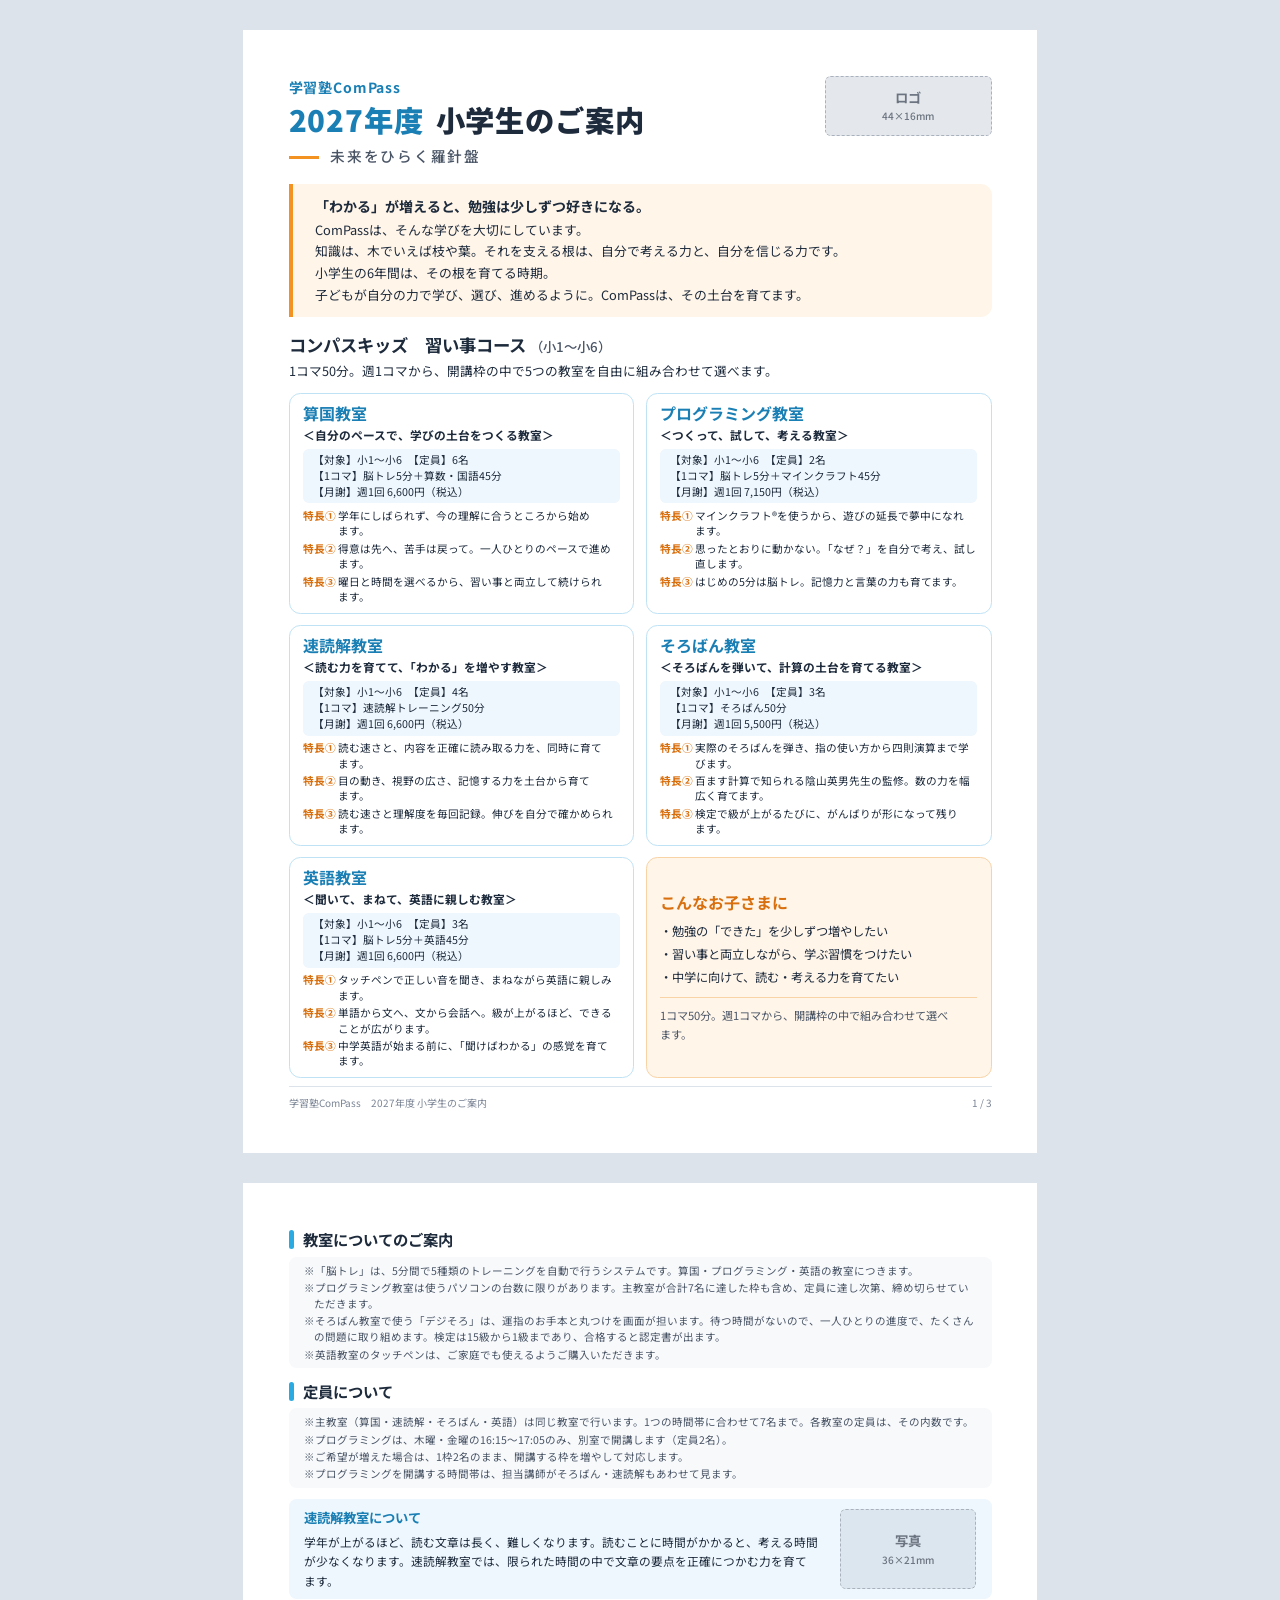
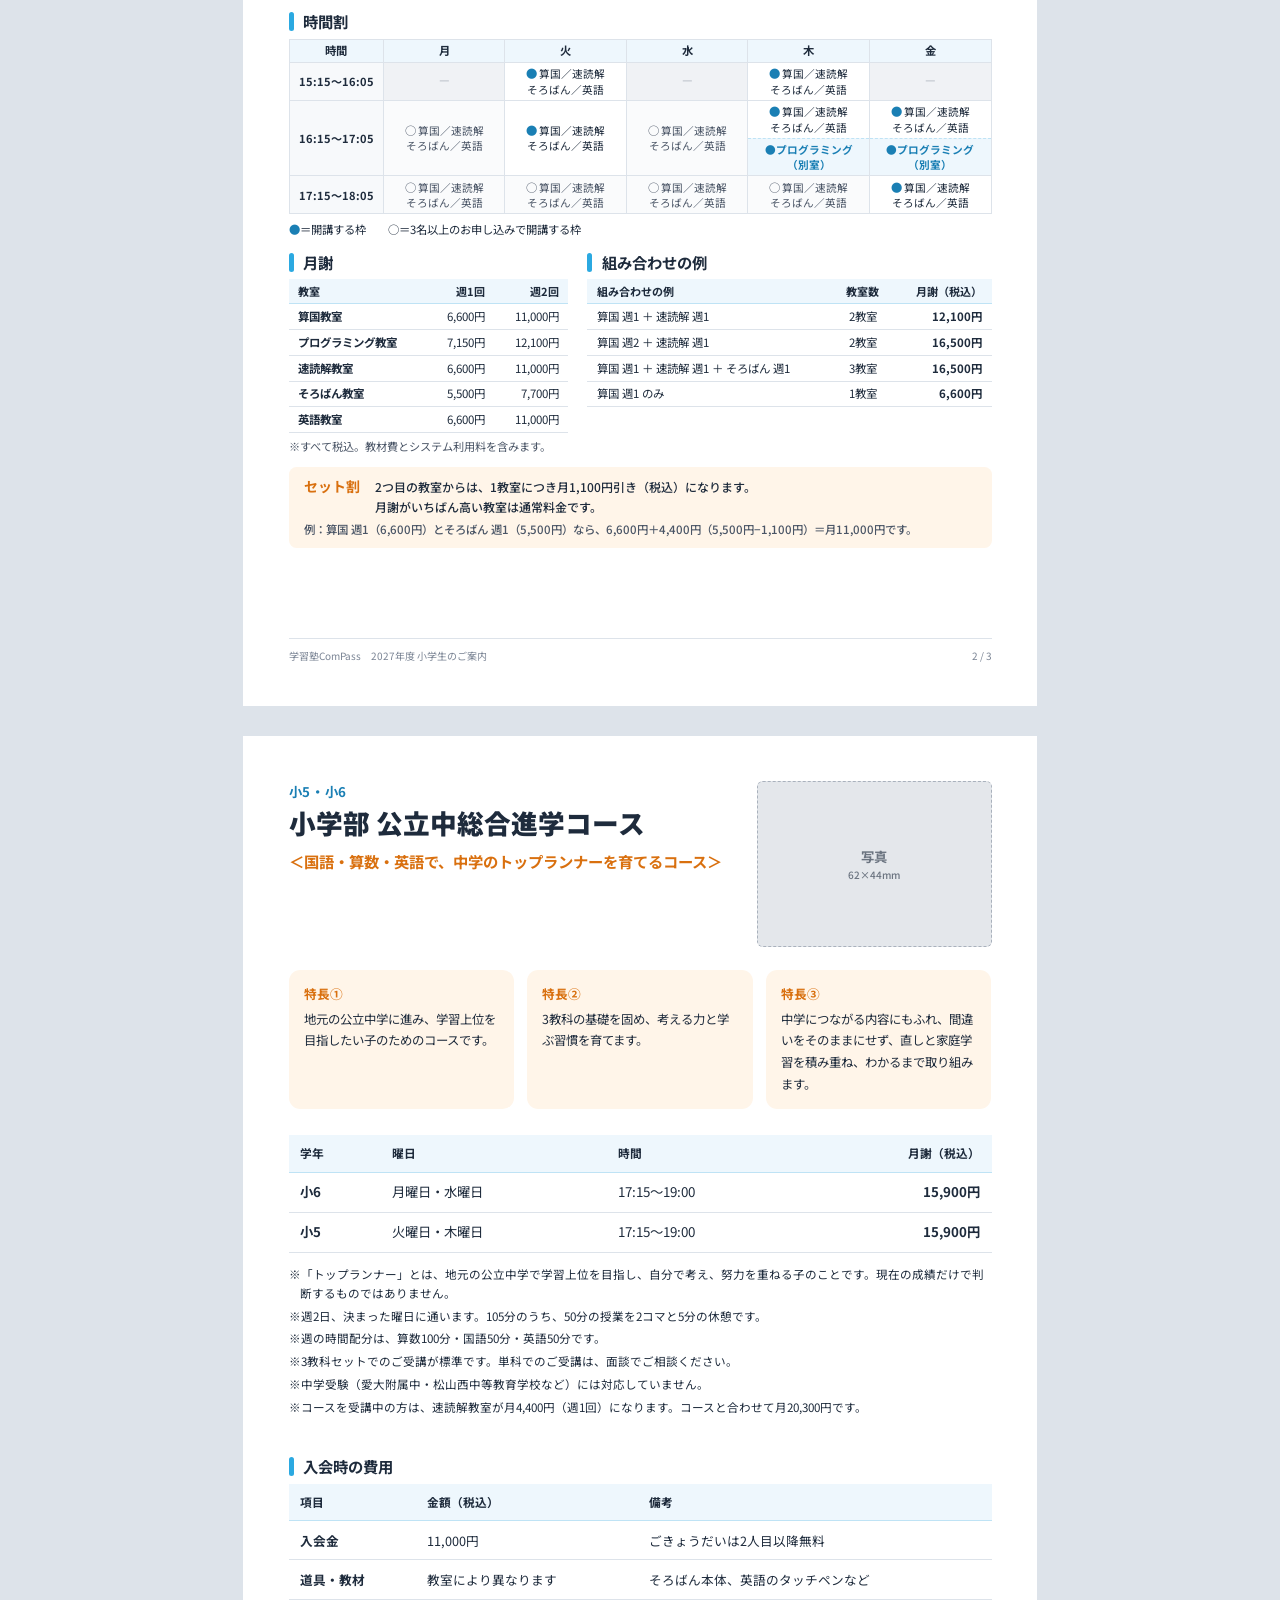
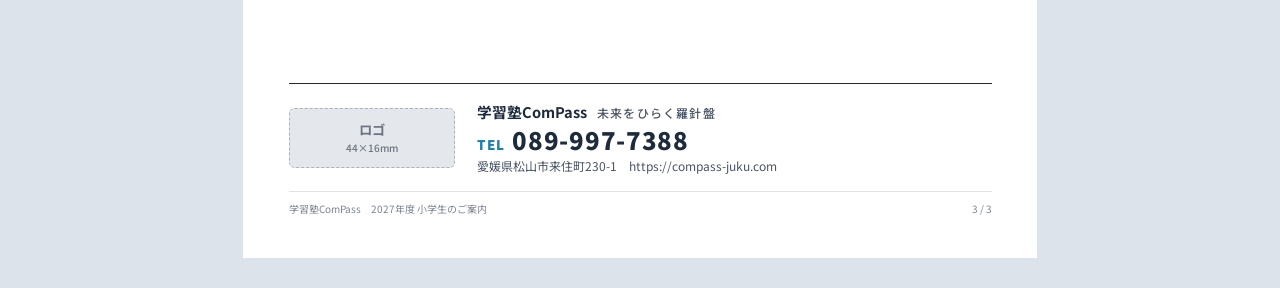
<file: kids-2027/pamphlet-2027-elementary.html>
<!doctype html>
<html lang="ja">
<head>
<meta charset="utf-8">
<title>2027年度 小学生のご案内｜学習塾ComPass</title>
<meta name="viewport" content="width=device-width, initial-scale=1">
<link rel="preconnect" href="https://fonts.googleapis.com">
<link rel="preconnect" href="https://fonts.gstatic.com" crossorigin>
<link rel="stylesheet" href="https://fonts.googleapis.com/css2?family=Noto+Sans+JP:wght@400;500;700;900&display=swap">
<style>
/* A4縦3ページ。1＝理念と5つの教室、2＝注記・時間割・月謝、3＝公立中総合進学コースと入会時の費用。
   色はロゴの青とオレンジ。敷き色は薄く、文字は濃紺で落ち着かせる（新小1チラシと共通） */
:root {
  --blue: #2BA9E1;
  --blue-deep: #1A7FB4;
  --blue-tint: #EEF7FD;
  --blue-line: #BFE3F5;
  --orange: #F39221;
  --orange-deep: #D9700F;
  --orange-tint: #FFF5E9;
  --orange-line: #F8D3A6;
  --ink: #1E2B3C;
  --ink-soft: #4A5566;
  --ink-faint: #7A8494;
  --rule: #DDE3EA;
  --ph: #E4E7EB;
  --ph-line: #A9B1BC;
  --paper: #FFFFFF;
  --f: "ComPassYuGo", "Noto Sans JP", sans-serif;
  color-scheme: light;
}
/* 游ゴシック。Windowsの標準（Regular）は細く、印刷でかすれるため、本文はMedium、太字はBoldを当てる。
   游ゴシックのない環境（Linuxなど）では Noto Sans JP で表示される */
@font-face { font-family: "ComPassYuGo"; font-weight: 100 600; src: local("Yu Gothic Medium"), local("YuGothic-Medium"), local("游ゴシック Medium"), local("游ゴシック体 ミディアム"); }
@font-face { font-family: "ComPassYuGo"; font-weight: 700 900; src: local("Yu Gothic Bold"), local("YuGothic-Bold"), local("游ゴシック Bold"), local("游ゴシック体 ボールド"); }
@page { size: A4; margin: 0; }
* { box-sizing: border-box; }
html, body { margin: 0; background: #DDE3EA; }
body {
  font-family: var(--f); color: var(--ink); font-size: 9.5pt; line-height: 1.7;
  -webkit-print-color-adjust: exact; print-color-adjust: exact;
}
p, li { margin: 0; text-wrap: pretty; }
table { border-collapse: collapse; width: 100%; }
h1, h2, h3 { margin: 0; }

/* 外側12mmの余白（家庭用プリンタの非印字域を避ける） */
.sheet {
  position: relative; overflow: hidden;
  width: 210mm; height: 297mm; margin: 8mm auto;
  padding: 12mm 12mm 11mm;
  background: var(--paper);
  display: flex; flex-direction: column;
}
@media print {
  html, body { background: none; }
  .sheet { margin: 0; break-after: page; }
  .sheet:last-child { break-after: auto; }
}
.folio { margin-top: auto; padding-top: 2mm; display: flex; justify-content: space-between; font-size: 7.5pt; color: var(--ink-faint); border-top: .3mm solid var(--rule); }

/* プレースホルダ（画像が入る場所） */
.ph {
  display: flex; flex-direction: column; align-items: center; justify-content: center;
  background: var(--ph); border: .3mm dashed var(--ph-line); border-radius: 1.5mm;
  color: #6B7480; font-weight: 700; font-size: 10pt; line-height: 1.3; text-align: center; flex: none;
}
.ph small { display: block; font-weight: 500; font-size: 7.5pt; margin-top: .8mm; }

.sec-h { font-weight: 700; font-size: 11.5pt; line-height: 1.5; color: var(--ink); display: flex; align-items: center; gap: 2.5mm; margin-bottom: 1.5mm; }
.sec-h::before { content: ""; width: 1.4mm; height: 5mm; background: var(--blue); border-radius: .7mm; flex: none; }
.note { font-size: 8.4pt; line-height: 1.65; color: var(--ink-soft); }
.note p { padding-left: 1em; text-indent: -1em; }
.note p + p { margin-top: .6mm; }

/* ---------- 1ページ目 ---------- */
.cover { display: flex; gap: 6mm; align-items: flex-start; }
.cover .ph { width: 44mm; height: 16mm; }
.cover-txt { flex: 1; }
.school-name { font-weight: 700; font-size: 10.5pt; color: var(--blue-deep); letter-spacing: .06em; }
.title { margin-top: .5mm; font-weight: 900; font-size: 22pt; line-height: 1.25; letter-spacing: .03em; }
.title .yr { color: var(--blue-deep); margin-right: .4em; }
.tagline { margin-top: 1.5mm; font-weight: 500; font-size: 11pt; color: var(--ink-soft); letter-spacing: .12em; }
.tagline::before { content: ""; display: inline-block; width: 8mm; height: .6mm; background: var(--orange); vertical-align: middle; margin-right: 3mm; }

.lead { margin-top: 4mm; padding: 3mm 6mm; border-left: 1.2mm solid var(--orange); background: var(--orange-tint); border-radius: 0 3mm 3mm 0; }
.lead p { font-size: 9.6pt; line-height: 1.7; }
.lead p:first-child { font-weight: 700; font-size: 10.5pt; }

.kids-h { margin-top: 4mm; }
.kids-h h2 { font-weight: 700; font-size: 13pt; line-height: 1.5; color: var(--ink); }
.kids-h h2 small { font-size: 10pt; font-weight: 500; color: var(--ink-soft); margin-left: .3em; }
.kids-h p { margin-top: .5mm; font-size: 9.5pt; }

.cards { margin: 3mm 0 3mm; flex: 1; display: grid; grid-template-columns: 1fr 1fr; grid-template-rows: repeat(3, 1fr); gap: 3mm; min-height: 0; }
.card { border: .4mm solid var(--blue-line); border-radius: 3mm; padding: 2.4mm 3.6mm 2.2mm; display: flex; flex-direction: column; min-width: 0; }
.card h3 { font-weight: 700; font-size: 12pt; line-height: 1.3; color: var(--blue-deep); }
.card .copy { margin-top: .3mm; font-weight: 700; font-size: 8.8pt; color: var(--ink); }
.card .spec { margin-top: 1mm; font-size: 8pt; line-height: 1.5; color: var(--ink); background: var(--blue-tint); border-radius: 1.5mm; padding: .9mm 2.5mm; }
.card .spec span { display: inline-block; margin-right: .6em; }
.card ol { list-style: none; margin: 1.2mm 0 0; padding: 0; font-size: 8pt; line-height: 1.45; }
.card li { display: grid; grid-template-columns: 9.2mm 1fr; }
.card li + li { margin-top: .5mm; }
.card li b { color: var(--orange-deep); font-weight: 700; }
.card.for { background: var(--orange-tint); border-color: var(--orange-line); justify-content: center; }
.card.for h3 { color: var(--orange-deep); }
.card.for ul { list-style: none; margin: 2mm 0 0; padding: 0; font-size: 9.2pt; line-height: 1.7; }
.card.for li { display: block; padding-left: 1em; text-indent: -1em; }
.card.for li + li { margin-top: .6mm; }
.card.for .foot-txt { margin-top: 2.5mm; padding-top: 2mm; border-top: .3mm solid var(--orange-line); font-size: 8.4pt; color: var(--ink-soft); }

/* ---------- 2ページ目 ---------- */
.p2 > * + * { margin-top: 3mm; }
.box-notes { background: #F7F9FB; border-radius: 2mm; padding: 1.6mm 4mm; }
.box-notes.note { font-size: 7.9pt; line-height: 1.5; }
.box-notes.note p + p { margin-top: .4mm; }
.box-notes .note { color: var(--ink); }
.read { background: var(--blue-tint); border-radius: 2mm; padding: 2mm 4mm; display: flex; gap: 5mm; align-items: center; }
.read .txt { flex: 1; }
.read h3 { font-weight: 700; font-size: 10pt; color: var(--blue-deep); margin-bottom: .5mm; }
.read p { font-size: 8.8pt; line-height: 1.7; }
.read .ph { width: 36mm; height: 21mm; background: #DCE6EE; }

.tt { font-size: 8pt; table-layout: fixed; }
.tt th, .tt td { border: .3mm solid var(--rule); padding: .7mm 1.4mm; text-align: center; vertical-align: middle; line-height: 1.45; }
.tt thead th { background: var(--blue-tint); font-size: 8.5pt; font-weight: 700; }
.tt tbody th { width: 25mm; font-weight: 700; font-size: 8.3pt; white-space: nowrap; background: #F7F9FB; }
.tt .on { background: #fff; }
.tt .maybe { background: #FAFBFC; color: var(--ink-soft); }
.tt .none { background: #F0F2F5; color: var(--ink-faint); }
.tt .mk { font-size: 8.5pt; margin-right: .2em; }
.tt .on .mk { color: var(--blue-deep); }
.tt .cls span { display: inline-block; }
.tt .split { padding: 0; }
.tt .split div { padding: .7mm 1.4mm; }
.tt .split .prog { border-top: .3mm dashed var(--blue-line); background: var(--blue-tint); color: var(--blue-deep); font-weight: 700; }
.legend { margin-top: 1.5mm; font-size: 8.5pt; display: flex; gap: 6mm; }
.legend b { color: var(--blue-deep); }

.fees { font-size: 8.6pt; }
.fees th, .fees td { border-bottom: .3mm solid var(--rule); padding: .7mm 2.5mm; vertical-align: middle; }
.fees thead th { background: var(--blue-tint); font-size: 8.3pt; font-weight: 700; border-bottom: .4mm solid var(--blue-line); text-align: right; white-space: nowrap; }
.fees thead th:first-child { text-align: left; }
.fees td { text-align: right; white-space: nowrap; }
.fees td:first-child { text-align: left; font-weight: 700; }
.fees-after { margin-top: 1mm; }
.set-note { background: var(--orange-tint); border-radius: 2mm; padding: 2.2mm 4mm; font-size: 9pt; font-weight: 500; }

.money-row { display: flex; gap: 5mm; align-items: flex-start; }
.fee-box { width: 74mm; flex: none; }
.combo-box { flex: 1; min-width: 0; }
.set-note { display: flex; flex-wrap: wrap; align-items: baseline; column-gap: 4mm; }
.set-note b { color: var(--orange-deep); font-weight: 700; font-size: 10.5pt; }
.set-note p { flex: 1; min-width: 0; }
.set-note .ex { flex-basis: 100%; margin-top: .5mm; font-size: 8.6pt; color: var(--ink-soft); }
.combo { font-size: 8.6pt; }
.combo th, .combo td { border-bottom: .3mm solid var(--rule); padding: .7mm 2.5mm; vertical-align: middle; text-align: left; }
.combo thead th { background: var(--blue-tint); font-size: 8.3pt; font-weight: 700; border-bottom: .4mm solid var(--blue-line); }
.combo .c { text-align: center; white-space: nowrap; }
.combo .r { text-align: right; white-space: nowrap; font-weight: 700; }

/* ---------- 3ページ目 ---------- */
.course-head { display: flex; gap: 6mm; align-items: stretch; }
.course-head .txt { flex: 1; }
.course-head .ph { width: 62mm; height: 44mm; }
.course-label { font-weight: 700; font-size: 10pt; color: var(--blue-deep); letter-spacing: .05em; }
.course-title { margin-top: .5mm; font-weight: 900; font-size: 20pt; line-height: 1.3; }
.course-title small { font-size: 11pt; font-weight: 500; color: var(--ink-soft); margin-left: .3em; }
.course-copy { margin-top: 2.5mm; font-weight: 700; font-size: 11.5pt; color: var(--orange-deep); line-height: 1.5; }

.feats { margin-top: 6mm; display: grid; grid-template-columns: repeat(3, 1fr); gap: 3.5mm; }
.feat { background: var(--orange-tint); border-radius: 3mm; padding: 3.5mm 4mm; }
.feat b { display: block; font-weight: 700; font-size: 9.5pt; color: var(--orange-deep); margin-bottom: 1mm; }
.feat p { font-size: 9.3pt; line-height: 1.75; }

.sched { margin-top: 7mm; font-size: 10pt; }
.sched th, .sched td { border-bottom: .3mm solid var(--rule); padding: 2.2mm 3mm; text-align: left; vertical-align: middle; }
.sched thead th { background: var(--blue-tint); font-size: 8.8pt; font-weight: 700; border-bottom: .4mm solid var(--blue-line); }
.sched td:first-child { font-weight: 700; }
.sched .r { text-align: right; white-space: nowrap; font-weight: 700; }
.course-notes { margin-top: 3mm; }
.course-notes p + p { margin-top: 1mm; }
.course-notes.note { font-size: 8.7pt; color: var(--ink); }

.entry { margin-top: 10mm; }
.entry table { font-size: 9.5pt; }
.entry th, .entry td { border-bottom: .3mm solid var(--rule); padding: 2.2mm 3mm; text-align: left; vertical-align: middle; }
.entry thead th { background: var(--blue-tint); font-size: 8.8pt; font-weight: 700; border-bottom: .4mm solid var(--blue-line); }
.entry td:first-child { font-weight: 700; white-space: nowrap; }
.entry td:nth-child(2) { white-space: nowrap; }

.contact { margin-top: auto; display: flex; align-items: center; gap: 6mm; border-top: .5mm solid var(--ink); padding-top: 4mm; }
.contact .ph { width: 44mm; height: 16mm; }
.contact .info { flex: 1; }
.contact .name { font-weight: 700; font-size: 11pt; }
.contact .name small { font-size: 9pt; font-weight: 500; color: var(--ink-soft); margin-left: .8em; letter-spacing: .1em; }
.contact .tel { font-weight: 900; font-size: 18pt; line-height: 1.3; letter-spacing: .03em; }
.contact .tel span { font-size: 10pt; color: var(--blue-deep); margin-right: 2mm; }
.contact .addr { font-size: 9pt; color: var(--ink-soft); }
</style>
</head>
<body>

<!-- ======================= 1ページ目 ======================= -->
<section class="sheet">
  <header class="cover">
    <div class="cover-txt">
      <p class="school-name">学習塾ComPass</p>
      <h1 class="title"><span class="yr">2027年度</span>小学生のご案内</h1>
      <p class="tagline">未来をひらく羅針盤</p>
    </div>
    <div class="ph">ロゴ<small>44×16mm</small></div>
  </header>

  <div class="lead">
    <p>「わかる」が増えると、勉強は少しずつ好きになる。</p>
    <p>ComPassは、そんな学びを大切にしています。</p>
    <p>知識は、木でいえば枝や葉。それを支える根は、自分で考える力と、自分を信じる力です。</p>
    <p>小学生の6年間は、その根を育てる時期。</p>
    <p>子どもが自分の力で学び、選び、進めるように。ComPassは、その土台を育てます。</p>
  </div>

  <div class="kids-h">
    <h2>コンパスキッズ　習い事コース<small>（小1〜小6）</small></h2>
    <p>1コマ50分。週1コマから、開講枠の中で5つの教室を自由に組み合わせて選べます。</p>
  </div>

  <div class="cards">
    <article class="card">
      <h3>算国教室</h3>
      <p class="copy">＜自分のペースで、学びの土台をつくる教室＞</p>
      <div class="spec">
        <p><span>【対象】小1〜小6</span><span>【定員】6名</span></p>
        <p>【1コマ】脳トレ5分＋算数・国語45分</p>
        <p>【月謝】週1回 6,600円（税込）</p>
      </div>
      <ol>
        <li><b>特長①</b><span>学年にしばられず、今の理解に合うところから始めます。</span></li>
        <li><b>特長②</b><span>得意は先へ、苦手は戻って。一人ひとりのペースで進めます。</span></li>
        <li><b>特長③</b><span>曜日と時間を選べるから、習い事と両立して続けられます。</span></li>
      </ol>
    </article>

    <article class="card">
      <h3>プログラミング教室</h3>
      <p class="copy">＜つくって、試して、考える教室＞</p>
      <div class="spec">
        <p><span>【対象】小1〜小6</span><span>【定員】2名</span></p>
        <p>【1コマ】脳トレ5分＋マインクラフト45分</p>
        <p>【月謝】週1回 7,150円（税込）</p>
      </div>
      <ol>
        <li><b>特長①</b><span>マインクラフト®を使うから、遊びの延長で夢中になれます。</span></li>
        <li><b>特長②</b><span>思ったとおりに動かない。「なぜ？」を自分で考え、試し直します。</span></li>
        <li><b>特長③</b><span>はじめの5分は脳トレ。記憶力と言葉の力も育てます。</span></li>
      </ol>
    </article>

    <article class="card">
      <h3>速読解教室</h3>
      <p class="copy">＜読む力を育てて、「わかる」を増やす教室＞</p>
      <div class="spec">
        <p><span>【対象】小1〜小6</span><span>【定員】4名</span></p>
        <p>【1コマ】速読解トレーニング50分</p>
        <p>【月謝】週1回 6,600円（税込）</p>
      </div>
      <ol>
        <li><b>特長①</b><span>読む速さと、内容を正確に読み取る力を、同時に育てます。</span></li>
        <li><b>特長②</b><span>目の動き、視野の広さ、記憶する力を土台から育てます。</span></li>
        <li><b>特長③</b><span>読む速さと理解度を毎回記録。伸びを自分で確かめられます。</span></li>
      </ol>
    </article>

    <article class="card">
      <h3>そろばん教室</h3>
      <p class="copy">＜そろばんを弾いて、計算の土台を育てる教室＞</p>
      <div class="spec">
        <p><span>【対象】小1〜小6</span><span>【定員】3名</span></p>
        <p>【1コマ】そろばん50分</p>
        <p>【月謝】週1回 5,500円（税込）</p>
      </div>
      <ol>
        <li><b>特長①</b><span>実際のそろばんを弾き、指の使い方から四則演算まで学びます。</span></li>
        <li><b>特長②</b><span>百ます計算で知られる陰山英男先生の監修。数の力を幅広く育てます。</span></li>
        <li><b>特長③</b><span>検定で級が上がるたびに、がんばりが形になって残ります。</span></li>
      </ol>
    </article>

    <article class="card">
      <h3>英語教室</h3>
      <p class="copy">＜聞いて、まねて、英語に親しむ教室＞</p>
      <div class="spec">
        <p><span>【対象】小1〜小6</span><span>【定員】3名</span></p>
        <p>【1コマ】脳トレ5分＋英語45分</p>
        <p>【月謝】週1回 6,600円（税込）</p>
      </div>
      <ol>
        <li><b>特長①</b><span>タッチペンで正しい音を聞き、まねながら英語に親しみます。</span></li>
        <li><b>特長②</b><span>単語から文へ、文から会話へ。級が上がるほど、できることが広がります。</span></li>
        <li><b>特長③</b><span>中学英語が始まる前に、「聞けばわかる」の感覚を育てます。</span></li>
      </ol>
    </article>

    <article class="card for">
      <h3>こんなお子さまに</h3>
      <ul>
        <li>・勉強の「できた」を少しずつ増やしたい</li>
        <li>・習い事と両立しながら、学ぶ習慣をつけたい</li>
        <li>・中学に向けて、読む・考える力を育てたい</li>
      </ul>
      <p class="foot-txt">1コマ50分。週1コマから、開講枠の中で組み合わせて選べます。</p>
    </article>
  </div>

  <div class="folio"><span>学習塾ComPass　2027年度 小学生のご案内</span><span>1 / 3</span></div>
</section>

<!-- ======================= 2ページ目 ======================= -->
<section class="sheet">
  <div class="p2">
    <div>
      <h2 class="sec-h">教室についてのご案内</h2>
      <div class="box-notes note">
        <p>※「脳トレ」は、5分間で5種類のトレーニングを自動で行うシステムです。算国・プログラミング・英語の教室につきます。</p>
        <p>※プログラミング教室は使うパソコンの台数に限りがあります。主教室が合計7名に達した枠も含め、定員に達し次第、締め切らせていただきます。</p>
        <p>※そろばん教室で使う「デジそろ」は、運指のお手本と丸つけを画面が担います。待つ時間がないので、一人ひとりの進度で、たくさんの問題に取り組めます。検定は15級から1級まであり、合格すると認定書が出ます。</p>
        <p>※英語教室のタッチペンは、ご家庭でも使えるようご購入いただきます。</p>
      </div>
    </div>

    <div>
      <h2 class="sec-h">定員について</h2>
      <div class="box-notes note">
        <p>※主教室（算国・速読解・そろばん・英語）は同じ教室で行います。1つの時間帯に合わせて7名まで。各教室の定員は、その内数です。</p>
        <p>※プログラミングは、木曜・金曜の16:15〜17:05のみ、別室で開講します（定員2名）。</p>
        <p>※ご希望が増えた場合は、1枠2名のまま、開講する枠を増やして対応します。</p>
        <p>※プログラミングを開講する時間帯は、担当講師がそろばん・速読解もあわせて見ます。</p>
      </div>
    </div>

    <div class="read">
      <div class="txt">
        <h3>速読解教室について</h3>
        <p>学年が上がるほど、読む文章は長く、難しくなります。読むことに時間がかかると、考える時間が少なくなります。速読解教室では、限られた時間の中で文章の要点を正確につかむ力を育てます。</p>
      </div>
      <div class="ph">写真<small>36×21mm</small></div>
    </div>

    <div>
      <h2 class="sec-h">時間割</h2>
      <table class="tt">
        <thead><tr><th style="width:25mm">時間</th><th>月</th><th>火</th><th>水</th><th>木</th><th>金</th></tr></thead>
        <tbody>
          <tr>
            <th>15:15〜16:05</th>
            <td class="none">―</td>
            <td class="on"><span class="cls"><span><span class="mk">●</span>算国／速読解</span>　<span>そろばん／英語</span></span></td>
            <td class="none">―</td>
            <td class="on"><span class="cls"><span><span class="mk">●</span>算国／速読解</span>　<span>そろばん／英語</span></span></td>
            <td class="none">―</td>
          </tr>
          <tr>
            <th>16:15〜17:05</th>
            <td class="maybe"><span class="cls"><span><span class="mk">○</span>算国／速読解</span>　<span>そろばん／英語</span></span></td>
            <td class="on"><span class="cls"><span><span class="mk">●</span>算国／速読解</span>　<span>そろばん／英語</span></span></td>
            <td class="maybe"><span class="cls"><span><span class="mk">○</span>算国／速読解</span>　<span>そろばん／英語</span></span></td>
            <td class="on split"><div><span class="cls"><span><span class="mk">●</span>算国／速読解</span>　<span>そろばん／英語</span></span></div><div class="prog">●プログラミング<br>（別室）</div></td>
            <td class="on split"><div><span class="cls"><span><span class="mk">●</span>算国／速読解</span>　<span>そろばん／英語</span></span></div><div class="prog">●プログラミング<br>（別室）</div></td>
          </tr>
          <tr>
            <th>17:15〜18:05</th>
            <td class="maybe"><span class="cls"><span><span class="mk">○</span>算国／速読解</span>　<span>そろばん／英語</span></span></td>
            <td class="maybe"><span class="cls"><span><span class="mk">○</span>算国／速読解</span>　<span>そろばん／英語</span></span></td>
            <td class="maybe"><span class="cls"><span><span class="mk">○</span>算国／速読解</span>　<span>そろばん／英語</span></span></td>
            <td class="maybe"><span class="cls"><span><span class="mk">○</span>算国／速読解</span>　<span>そろばん／英語</span></span></td>
            <td class="on"><span class="cls"><span><span class="mk">●</span>算国／速読解</span>　<span>そろばん／英語</span></span></td>
          </tr>
        </tbody>
      </table>
      <p class="legend"><span><b>●</b>＝開講する枠</span><span>○＝3名以上のお申し込みで開講する枠</span></p>
    </div>

    <div class="money-row">
      <div class="fee-box">
        <h2 class="sec-h">月謝</h2>
        <table class="fees">
          <thead><tr><th>教室</th><th>週1回</th><th>週2回</th></tr></thead>
          <tbody>
            <tr><td>算国教室</td><td>6,600円</td><td>11,000円</td></tr>
            <tr><td>プログラミング教室</td><td>7,150円</td><td>12,100円</td></tr>
            <tr><td>速読解教室</td><td>6,600円</td><td>11,000円</td></tr>
            <tr><td>そろばん教室</td><td>5,500円</td><td>7,700円</td></tr>
            <tr><td>英語教室</td><td>6,600円</td><td>11,000円</td></tr>
          </tbody>
        </table>
        <div class="note fees-after"><p>※すべて税込。教材費とシステム利用料を含みます。</p></div>
      </div>
      <div class="combo-box">
        <h2 class="sec-h">組み合わせの例</h2>
        <table class="combo">
          <thead><tr><th>組み合わせの例</th><th class="c">教室数</th><th class="r">月謝（税込）</th></tr></thead>
          <tbody>
            <tr><td>算国 週1 ＋ 速読解 週1</td><td class="c">2教室</td><td class="r">12,100円</td></tr>
            <tr><td>算国 週2 ＋ 速読解 週1</td><td class="c">2教室</td><td class="r">16,500円</td></tr>
            <tr><td>算国 週1 ＋ 速読解 週1 ＋ そろばん 週1</td><td class="c">3教室</td><td class="r">16,500円</td></tr>
            <tr><td>算国 週1 のみ</td><td class="c">1教室</td><td class="r">6,600円</td></tr>
          </tbody>
        </table>
      </div>
    </div>

    <div class="set-note">
      <b>セット割</b>
      <p>2つ目の教室からは、1教室につき月1,100円引き（税込）になります。<br>月謝がいちばん高い教室は通常料金です。</p>
      <p class="ex">例：算国 週1（6,600円）とそろばん 週1（5,500円）なら、6,600円＋4,400円（5,500円−1,100円）＝月11,000円です。</p>
    </div>
  </div>

  <div class="folio"><span>学習塾ComPass　2027年度 小学生のご案内</span><span>2 / 3</span></div>
</section>

<!-- ======================= 3ページ目 ======================= -->
<section class="sheet">
  <div class="course-head">
    <div class="txt">
      <p class="course-label">小5・小6</p>
      <h2 class="course-title">小学部 公立中総合進学コース</h2>
      <p class="course-copy">＜国語・算数・英語で、中学のトップランナーを育てるコース＞</p>
    </div>
    <div class="ph">写真<small>62×44mm</small></div>
  </div>

  <div class="feats">
    <div class="feat"><b>特長①</b><p>地元の公立中学に進み、学習上位を目指したい子のためのコースです。</p></div>
    <div class="feat"><b>特長②</b><p>3教科の基礎を固め、考える力と学ぶ習慣を育てます。</p></div>
    <div class="feat"><b>特長③</b><p>中学につながる内容にもふれ、間違いをそのままにせず、直しと家庭学習を積み重ね、わかるまで取り組みます。</p></div>
  </div>

  <table class="sched">
    <thead><tr><th>学年</th><th>曜日</th><th>時間</th><th class="r">月謝（税込）</th></tr></thead>
    <tbody>
      <tr><td>小6</td><td>月曜日・水曜日</td><td>17:15〜19:00</td><td class="r">15,900円</td></tr>
      <tr><td>小5</td><td>火曜日・木曜日</td><td>17:15〜19:00</td><td class="r">15,900円</td></tr>
    </tbody>
  </table>

  <div class="note course-notes">
    <p>※「トップランナー」とは、地元の公立中学で学習上位を目指し、自分で考え、努力を重ねる子のことです。現在の成績だけで判断するものではありません。</p>
    <p>※週2日、決まった曜日に通います。105分のうち、50分の授業を2コマと5分の休憩です。</p>
    <p>※週の時間配分は、算数100分・国語50分・英語50分です。</p>
    <p>※3教科セットでのご受講が標準です。単科でのご受講は、面談でご相談ください。</p>
    <p>※中学受験（愛大附属中・松山西中等教育学校など）には対応していません。</p>
    <p>※コースを受講中の方は、速読解教室が月4,400円（週1回）になります。コースと合わせて月20,300円です。</p>
  </div>

  <div class="entry">
    <h2 class="sec-h">入会時の費用</h2>
    <table>
      <thead><tr><th>項目</th><th>金額（税込）</th><th>備考</th></tr></thead>
      <tbody>
        <tr><td>入会金</td><td>11,000円</td><td>ごきょうだいは2人目以降無料</td></tr>
        <tr><td>道具・教材</td><td>教室により異なります</td><td>そろばん本体、英語のタッチペンなど</td></tr>
      </tbody>
    </table>
  </div>

  <footer class="contact">
    <div class="ph">ロゴ<small>44×16mm</small></div>
    <div class="info">
      <p class="name">学習塾ComPass<small>未来をひらく羅針盤</small></p>
      <p class="tel"><span>TEL</span>089-997-7388</p>
      <p class="addr">愛媛県松山市来住町230-1　https://compass-juku.com</p>
    </div>
  </footer>
  <div class="folio" style="margin-top:4mm"><span>学習塾ComPass　2027年度 小学生のご案内</span><span>3 / 3</span></div>
</section>

</body>
</html>
</file>
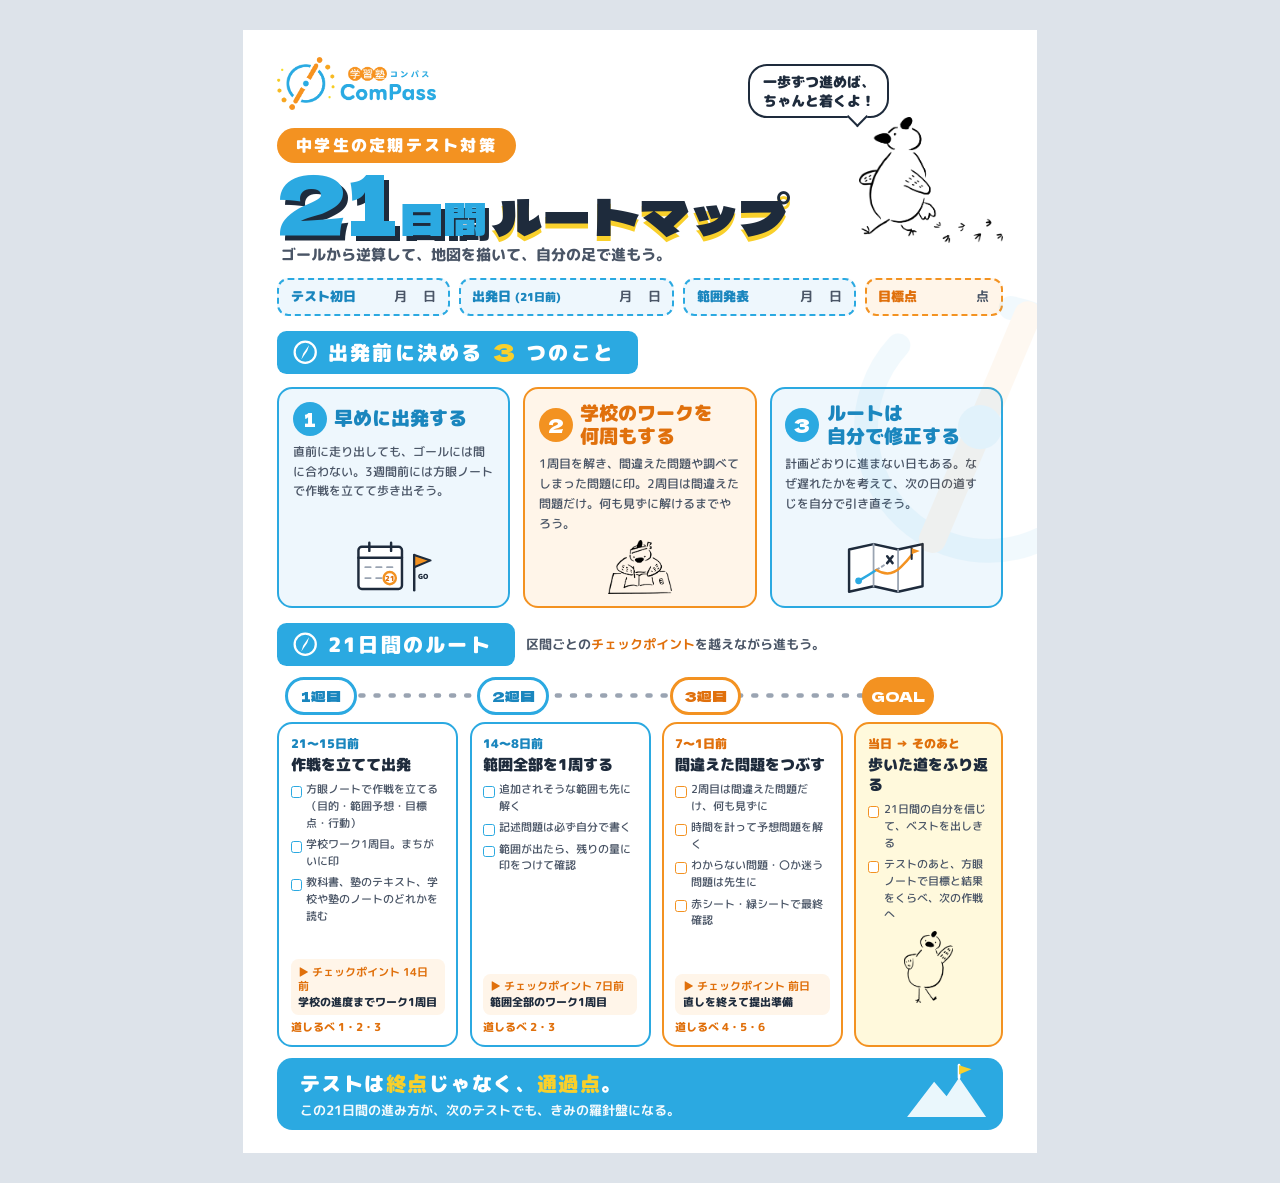
<file: test-guide/route-21days.html>
<!doctype html>
<html lang="ja">
<head>
<meta charset="utf-8">
<title>21日間ルートマップ</title>
<meta name="viewport" content="width=device-width, initial-scale=1">
<link rel="preconnect" href="https://fonts.googleapis.com">
<link rel="preconnect" href="https://fonts.gstatic.com" crossorigin>
<link rel="stylesheet" href="https://fonts.googleapis.com/css2?family=M+PLUS+Rounded+1c:wght@500;700;800;900&family=Dela+Gothic+One&display=swap">
<style>
/* A4縦1枚。上＝出発前の3つ、下＝21日間を地図のルートとして横に進む */
:root {
  --blue: #2BA9E1;
  --blue-deep: #1A86BE;
  --blue-tint: #EEF7FD;
  --orange: #F39221;
  --orange-deep: #E0700C;
  --orange-tint: #FFF5E9;
  --yellow: #F9D02B;
  --yellow-tint: #FFF9DC;
  --coppy: #6F96D1;
  --ink: #1E2B3C;
  --ink-soft: #4A5566;
  --paper: #FFFFFF;
  --f-display: "Dela Gothic One", "M PLUS Rounded 1c", sans-serif;
  --f-body: "M PLUS Rounded 1c", "Hiragino Maru Gothic ProN", sans-serif;
  color-scheme: light;
}
@page { size: A4; margin: 0; }
* { box-sizing: border-box; }
html, body { margin: 0; background: #DDE3EA; }
body { font-family: var(--f-body); color: var(--ink); -webkit-print-color-adjust: exact; print-color-adjust: exact; }

.sheet {
  position: relative; overflow: hidden;
  width: 210mm; height: 297mm; margin: 8mm auto;
  padding: 7mm 9mm 6mm;
  background: var(--paper);
  display: flex; flex-direction: column;
}
@media print { html, body { background: none; } .sheet { margin: 0; } }

.watermark { position: absolute; right: -30mm; top: 60mm; width: 90mm; height: 90mm; opacity: .06; pointer-events: none; }

/* ヘッダー */
.sheet > * { flex-shrink: 0; }
.head { position: relative; height: 55mm; }
.logo { position: absolute; left: 0; top: 0; width: 42mm; }
.eyebrow {
  position: absolute; left: 0; top: 19mm;
  background: var(--orange); color: #fff; border-radius: 10mm;
  padding: 1.4mm 5mm 1.6mm; font-weight: 900; font-size: 12pt; letter-spacing: .6mm;
}
.title { position: absolute; left: 0; top: 27mm; line-height: 1; }
.title .days {
  font-family: var(--f-display); font-size: 22mm; color: var(--blue);
  text-shadow: 1.2mm 1.2mm 0 var(--ink);
}
.title .days small { font-size: 11.5mm; margin-left: 1mm; }
.title .map {
  font-family: var(--f-display); font-size: 13mm; color: var(--ink); margin-left: 2mm;
  text-shadow: 0 1.2mm 0 var(--yellow);
}
.lede { position: absolute; left: 1mm; top: 49.5mm; font-weight: 800; font-size: 11pt; color: var(--ink-soft); }
.chara { position: absolute; right: 0; top: 16mm; width: 38mm; }
.bubble {
  position: absolute; right: 30mm; top: 2mm; z-index: 2;
  background: #fff; border: .6mm solid var(--ink); border-radius: 5mm;
  padding: 1.4mm 3.4mm; font-weight: 900; font-size: 10.5pt; line-height: 1.4; color: var(--ink); text-align: center;
}
.bubble::after {
  content: ""; position: absolute; right: 6mm; bottom: -2mm; width: 3.4mm; height: 3.4mm;
  background: #fff; border-right: .6mm solid var(--ink); border-bottom: .6mm solid var(--ink);
  transform: rotate(45deg);
}

/* 記入欄 */
.fill { margin-top: 3.5mm; display: grid; grid-template-columns: 1fr 1.25fr 1fr .8fr; gap: 2.4mm; }
.fill div {
  border: .6mm dashed var(--blue); border-radius: 3mm; background: var(--blue-tint);
  padding: 2mm 3mm; display: flex; align-items: baseline; justify-content: space-between;
  font-weight: 900; font-size: 10pt;
}
.fill div span { color: var(--blue-deep); }
.fill div i { font-style: normal; font-weight: 700; color: var(--ink-soft); white-space: pre; }
.fill div span { white-space: nowrap; }
.fill div small { font-size: 8pt; }
.fill div:last-child { border-color: var(--orange); background: var(--orange-tint); }
.fill div:last-child span { color: var(--orange-deep); }

/* セクション見出し */
.sec { margin-top: 4mm; display: flex; align-items: center; gap: 3mm; }
.sec h2 {
  margin: 0; background: var(--blue); color: #fff; border-radius: 2.5mm;
  padding: 1.6mm 6mm 1.8mm 4mm; font-weight: 900; font-size: 15pt; letter-spacing: .6mm;
  display: flex; align-items: center; gap: 2.4mm;
}
.sec h2 b { font-family: var(--f-display); font-weight: 400; color: var(--yellow); font-size: 19pt; line-height: 1; }
.sec h2 svg { width: 7mm; height: 7mm; }
.sec p { margin: 0; font-weight: 700; font-size: 10pt; color: var(--ink-soft); }

/* 出発前の3つ */
.three { margin-top: 3.4mm; display: grid; grid-template-columns: repeat(3, 1fr); gap: 3.4mm; }
.pt {
  border: .7mm solid var(--blue); border-radius: 4mm; background: var(--blue-tint);
  padding: 3.4mm 3.6mm 3mm; display: flex; flex-direction: column; min-width: 0;
}
.pt:nth-child(2) { border-color: var(--orange); background: var(--orange-tint); }
.pt:nth-child(2) .n { background: var(--orange); }
.pt:nth-child(2) h3 { color: var(--orange-deep); }
.pt .top { display: flex; align-items: center; gap: 2mm; }
.pt .n {
  flex: none; width: 9mm; height: 9mm; border-radius: 50%; background: var(--blue); color: #fff;
  display: grid; place-items: center; font-family: var(--f-display); font-size: 14pt;
}
.pt h3 { margin: 0; font-weight: 900; font-size: 14pt; line-height: 1.25; color: var(--blue-deep); }
.pt p { margin: 1.6mm 0 0; font-weight: 500; font-size: 8.8pt; line-height: 1.7; color: var(--ink-soft); }
.pt .ill { margin-top: auto; height: 16mm; display: flex; justify-content: center; align-items: flex-end; padding-top: 1.6mm; }
.pt .ill svg, .pt .ill img { height: 100%; }

/* 21日間のルート */
.route { flex: 1; position: relative; margin-top: 3mm; display: grid; grid-template-columns: repeat(3, 1fr) .82fr; gap: 3mm; }
.path { position: absolute; left: 6mm; right: 8mm; top: 3mm; height: 4mm; z-index: 0; }
.leg { position: relative; z-index: 1; min-width: 0; display: flex; flex-direction: column; align-items: stretch; }
.pin {
  align-self: flex-start; margin-left: 2mm;
  width: 19mm; height: 10mm; border-radius: 5mm; background: #fff; border: .9mm solid var(--blue);
  display: grid; place-items: center; font-family: var(--f-display); font-size: 11pt; line-height: 1.05; color: var(--blue-deep); text-align: center;
}
.leg .box {
  margin-top: 2mm; flex: 1;
  border: .7mm solid var(--blue); border-radius: 4mm; background: #fff;
  padding: 2.8mm 3mm 2.6mm; display: flex; flex-direction: column;
}
.leg .when { font-weight: 900; font-size: 9pt; color: var(--blue-deep); }
.leg h4 { margin: .6mm 0 0; font-weight: 900; font-size: 11.5pt; line-height: 1.3; }
.leg ul { margin: 1.6mm 0 0; padding: 0; list-style: none; display: grid; gap: 1.2mm; }
.leg li { position: relative; padding-left: 4.2mm; font-weight: 500; font-size: 8.4pt; line-height: 1.5; color: var(--ink-soft); }
.leg li::before { content: ""; position: absolute; left: 0; top: 1.3mm; width: 2.6mm; height: 2.6mm; border: .45mm solid var(--blue); border-radius: .7mm; background: #fff; }
.leg .kata { margin-top: auto; padding-top: 2mm; font-weight: 800; font-size: 8pt; color: var(--orange-deep); }
.leg .cp {
  margin-top: auto; padding: 1.4mm 2mm; border-radius: 2mm; background: var(--orange-tint);
  font-weight: 800; font-size: 8.2pt; line-height: 1.4; color: var(--ink);
}
.leg .cp b { display: block; color: var(--orange-deep); font-size: 8pt; }
.leg .cp b::before { content: "▶ チェックポイント "; }
.leg .cp + .kata { margin-top: 1.4mm; padding-top: 0; }
.flagtxt { color: var(--orange-deep); }
.leg .ill { height: 19mm; margin-top: 2mm; display: flex; justify-content: center; }
.leg .ill img, .leg .ill svg { height: 100%; }
.leg.w2 .pin { border-color: var(--blue); }
.leg.w3 .pin { border-color: var(--orange); color: var(--orange-deep); }
.leg.w3 .box { border-color: var(--orange); }
.leg.w3 .when { color: var(--orange-deep); }
.leg.w3 li::before { border-color: var(--orange); }
.leg.goal .pin { background: var(--orange); border-color: var(--orange); color: #fff; }
.leg.goal .box { border-color: var(--orange); background: var(--yellow-tint); }
.leg.goal .when { color: var(--orange-deep); }
.leg.goal li::before { border-color: var(--orange); }

/* フッター */
.foot {
  position: relative; margin-top: 3mm;
  background: var(--blue); color: #fff; border-radius: 4mm;
  padding: 2.6mm 30mm 2.6mm 6mm; min-height: 18mm;
  display: flex; flex-direction: column; justify-content: center;
}
.foot strong { font-weight: 900; font-size: 15pt; letter-spacing: .4mm; }
.foot strong em { font-style: normal; color: var(--yellow); }
.foot span { margin-top: .8mm; font-weight: 700; font-size: 9.5pt; opacity: .95; }
.foot svg { position: absolute; right: 4mm; bottom: 3mm; width: 22mm; }

.ill * { stroke-linecap: round; stroke-linejoin: round; }
.k { fill: none; stroke: var(--ink); stroke-width: 3.6; }
.kf { fill: #fff; stroke: var(--ink); stroke-width: 3.6; }
.g { fill: none; stroke: #9AA4B2; stroke-width: 2.6; }
.bl { fill: none; stroke: var(--blue); stroke-width: 3.6; }
.or { fill: none; stroke: var(--orange); stroke-width: 3.6; }
</style>
</head>
<body>

<svg width="0" height="0" style="position:absolute">
  <defs>
    <symbol id="compass" viewBox="0 0 200 200">
      <path d="M118 30 A72 72 0 1 1 52 52" fill="none" stroke="#2BA9E1" stroke-width="14" stroke-linecap="round"/>
      <line x1="128" y1="34" x2="72" y2="166" stroke="#F39221" stroke-width="16" stroke-linecap="round"/>
      <circle cx="100" cy="100" r="13" fill="#2BA9E1"/>
    </symbol>
    <symbol id="needle" viewBox="0 0 40 40">
      <circle cx="20" cy="20" r="16" fill="none" stroke="#fff" stroke-width="3.4"/>
      <path d="M26 9 L17 22 L23 18 Z M14 31 L23 18 L17 22 Z" fill="#fff"/>
    </symbol>
  </defs>
</svg>

<section class="sheet">
  <svg class="watermark"><use href="#compass"/></svg>

  <div class="head">
    <img class="logo" src="img/logo.png" alt="学習塾コンパス ComPass">
    <div class="eyebrow">中学生の定期テスト対策</div>
    <div class="title"><span class="days">21<small>日間</small></span><span class="map">ルートマップ</span></div>
    <div class="lede">ゴールから逆算して、地図を描いて、自分の足で進もう。</div>
    <div class="bubble">一歩ずつ進めば、<br>ちゃんと着くよ！</div>
    <img class="chara" src="img/black/bird-walk.png" alt="">
  </div>

  <div class="fill">
    <div><span>テスト初日</span><i>   月    日</i></div>
    <div><span>出発日 <small>(21日前)</small></span><i>  月    日</i></div>
    <div><span>範囲発表</span><i>   月    日</i></div>
    <div><span>目標点</span><i>点</i></div>
  </div>

  <div class="sec">
    <h2><svg><use href="#needle"/></svg>出発前に決める<b>3</b>つのこと</h2>
  </div>
  <div class="three">
    <article class="pt">
      <div class="top"><span class="n">1</span><h3>早めに出発する</h3></div>
      <p>直前に走り出しても、ゴールには間に合わない。3週間前には方眼ノートで作戦を立てて歩き出そう。</p>
      <div class="ill">
        <svg viewBox="0 0 120 80">
          <rect class="kf" x="8" y="10" width="64" height="62" rx="5"/>
          <path class="k" d="M8 26 H72 M24 4 V16 M56 4 V16"/>
          <path class="g" d="M18 40 H26 M34 40 H42 M50 40 H58 M18 56 H26 M34 56 H42"/>
          <circle class="or" cx="54" cy="56" r="9"/>
          <text x="54" y="60" text-anchor="middle" font-size="11" font-weight="900" fill="#E0700C" font-family="M PLUS Rounded 1c">21</text>
          <path class="k" d="M90 74 V22"/><path d="M90 22 L114 30 L90 40 Z" fill="#F39221" stroke="#1E2B3C" stroke-width="3"/>
          <text x="96" y="58" font-size="10" font-weight="900" fill="#1E2B3C" font-family="M PLUS Rounded 1c">GO</text>
        </svg>
      </div>
    </article>
    <article class="pt">
      <div class="top"><span class="n">2</span><h3>学校のワークを<br>何周もする</h3></div>
      <p>1周目を解き、間違えた問題や調べてしまった問題に印。2周目は間違えた問題だけ。何も見ずに解けるまでやろう。</p>
      <div class="ill"><img src="img/black/bird-study.png" alt=""></div>
    </article>
    <article class="pt">
      <div class="top"><span class="n">3</span><h3>ルートは<br>自分で修正する</h3></div>
      <p>計画どおりに進まない日もある。なぜ遅れたかを考えて、次の日の道すじを自分で引き直そう。</p>
      <div class="ill">
        <svg viewBox="0 0 120 80">
          <path class="kf" d="M6 14 L42 6 L78 14 L114 6 V68 L78 76 L42 68 L6 76 Z"/>
          <path class="g" d="M42 6 V68 M78 14 V76"/>
          <circle cx="20" cy="60" r="5" fill="#2BA9E1"/>
          <path class="bl" d="M20 60 Q34 52 46 44" />
          <path d="M46 44 Q60 36 66 30" fill="none" stroke="#9AA4B2" stroke-width="3" stroke-dasharray="4 5"/>
          <path class="k" d="M62 24 L70 34 M70 24 L62 34" stroke-width="3"/>
          <path class="or" d="M46 44 Q66 56 82 40 Q92 30 98 22" stroke-dasharray="0"/>
          <path d="M98 12 V28" stroke="#1E2B3C" stroke-width="3" stroke-linecap="round"/><path d="M98 12 L110 16 L98 21 Z" fill="#F39221"/>
        </svg>
      </div>
    </article>
  </div>

  <div class="sec">
    <h2><svg><use href="#needle"/></svg>21日間のルート</h2>
    <p>区間ごとの<b class="flagtxt">チェックポイント</b>を越えながら進もう。</p>
  </div>
  <div class="route">
    <svg class="path" viewBox="0 0 400 10" preserveAspectRatio="none" aria-hidden="true">
      <line x1="0" y1="5" x2="400" y2="5" stroke="#9AA4B2" stroke-width="3" stroke-dasharray="2 8" stroke-linecap="round"/>
    </svg>

    <div class="leg w1">
      <div class="pin">1週目</div>
      <div class="box">
        <div class="when">21〜15日前</div>
        <h4>作戦を立てて出発</h4>
        <ul>
          <li>方眼ノートで作戦を立てる（目的・範囲予想・目標点・行動）</li>
          <li>学校ワーク1周目。まちがいに印</li>
          <li>教科書、塾のテキスト、学校や塾のノートのどれかを読む</li>
        </ul>
        <div class="cp"><b>14日前</b>学校の進度までワーク1周目</div>
        <div class="kata">道しるべ 1・2・3</div>
      </div>
    </div>

    <div class="leg w2">
      <div class="pin">2週目</div>
      <div class="box">
        <div class="when">14〜8日前</div>
        <h4>範囲全部を1周する</h4>
        <ul>
          <li>追加されそうな範囲も先に解く</li>
          <li>記述問題は必ず自分で書く</li>
          <li>範囲が出たら、残りの量に印をつけて確認</li>
        </ul>
        <div class="cp"><b>7日前</b>範囲全部のワーク1周目</div>
        <div class="kata">道しるべ 2・3</div>
      </div>
    </div>

    <div class="leg w3">
      <div class="pin">3週目</div>
      <div class="box">
        <div class="when">7〜1日前</div>
        <h4>間違えた問題をつぶす</h4>
        <ul>
          <li>2周目は間違えた問題だけ、何も見ずに</li>
          <li>時間を計って予想問題を解く</li>
          <li>わからない問題・〇か迷う問題は先生に</li>
          <li>赤シート・緑シートで最終確認</li>
        </ul>
        <div class="cp"><b>前日</b>直しを終えて提出準備</div>
        <div class="kata">道しるべ 4・5・6</div>
      </div>
    </div>

    <div class="leg goal">
      <div class="pin">GOAL</div>
      <div class="box">
        <div class="when">当日 → そのあと</div>
        <h4>歩いた道をふり返る</h4>
        <ul>
          <li>21日間の自分を信じて、ベストを出しきる</li>
          <li>テストのあと、方眼ノートで目標と結果をくらべ、次の作戦へ</li>
        </ul>
        <div class="ill"><img src="img/black/bird-wave.png" alt=""></div>
      </div>
    </div>
  </div>

  <div class="foot">
    <strong>テストは<em>終点</em>じゃなく、<em>通過点</em>。</strong>
    <span>この21日間の進み方が、次のテストでも、きみの羅針盤になる。</span>
    <svg viewBox="0 -6 80 56" aria-hidden="true">
      <path d="M2 48 L28 14 L40 28 L52 10 L78 48 Z" fill="#fff" opacity=".9"/>
      <path d="M52 10 V-2" stroke="#fff" stroke-width="2.6" stroke-linecap="round"/>
      <path d="M52 -2 L64 2 L52 7 Z" fill="#F9D02B"/>
    </svg>
  </div>
</section>

</body>
</html>
</file>
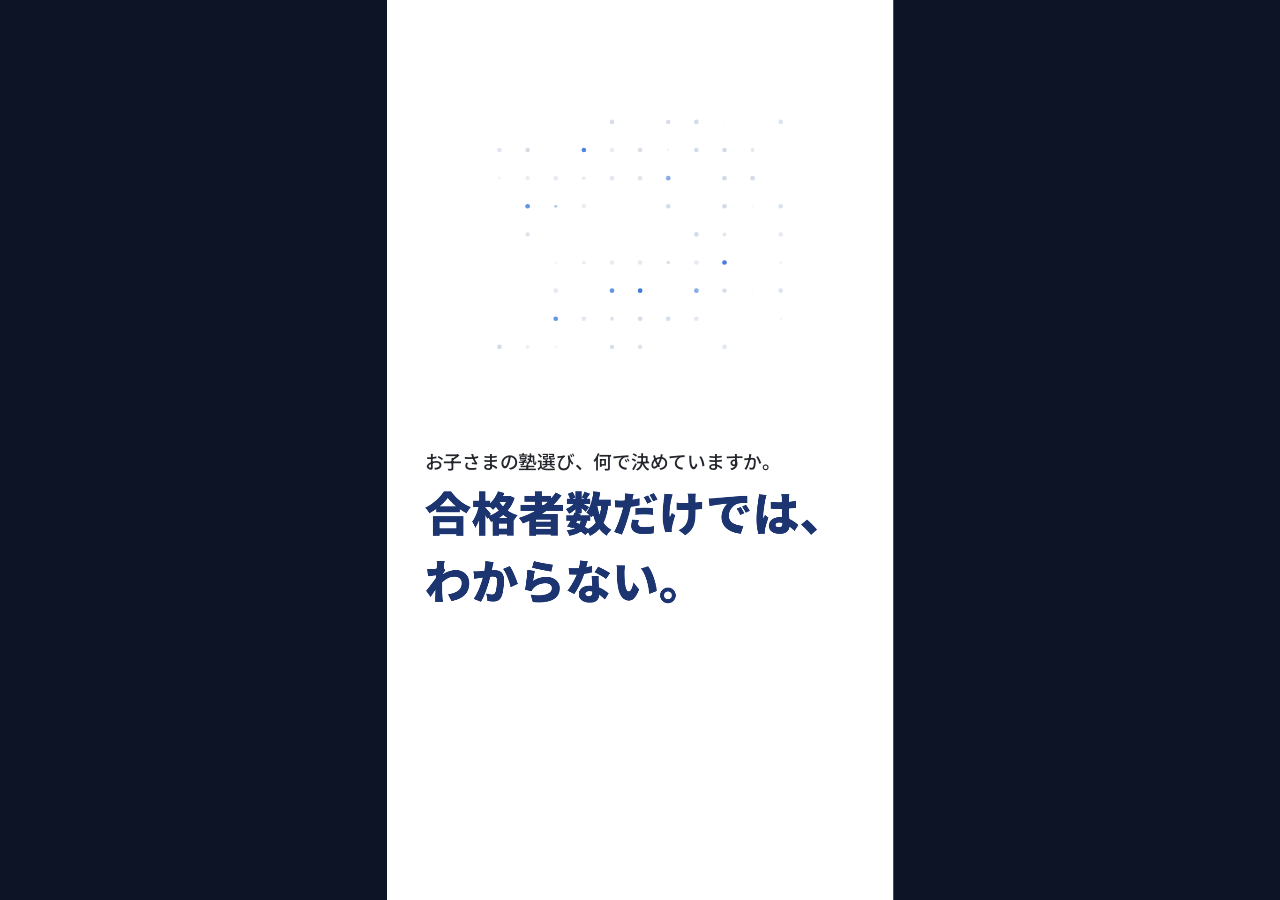
<file: video/compass-ad-vertical.html>
<!doctype html>
<!-- 縦型（1080×1920）版。動きは compass-ad.html と共通で、配置だけを縦向けにしている -->
<html lang="ja">
<head>
<meta charset="utf-8">
<meta name="viewport" content="width=device-width, initial-scale=1">
<title>ComPass 広告動画（縦型）</title>
<link rel="stylesheet" href="fonts/fonts.local.css">
<style>
  :root{
    --navy:#1c3570;
    --blue:#2f6fd6;
    --sky:#e7effc;
    --sky2:#cddcf5;
    --yellow:#ffc93c;
    --ink:#23262c;
    --grey:#767c88;
    --line:#d6dfee;
  }
  *{box-sizing:border-box;margin:0;padding:0}
  html,body{background:#0d1426;overflow:hidden;height:100%}
  body{font-family:"Noto Sans JP",sans-serif;color:var(--navy)}
  #stage{position:absolute;left:0;top:0;width:1080px;height:1920px;background:#fff;overflow:hidden;transform-origin:0 0}
  .scene{position:absolute;inset:0;display:none}
  .abs{position:absolute}
  .mask{display:block;overflow:hidden;padding-bottom:.1em;margin-bottom:-.1em}
  .mask>.in{display:block;will-change:transform}
  .en{font-family:"Montserrat",sans-serif}
  .hand{font-family:"Klee One",serif;font-weight:600}

  /* 共通パーツ */
  .label{position:absolute;left:80px;top:262px;background:var(--sky);color:var(--blue);
    font-size:36px;font-weight:700;padding:6px 18px;border-radius:999px;letter-spacing:.04em}
  .label b{font-family:"Montserrat";font-weight:800;margin-right:10px}
  .heads{position:absolute;left:80px;top:350px;width:920px}
  .h2{font-size:72px;font-weight:900;line-height:1.25;letter-spacing:.01em}
  .h2.l2{color:var(--blue);margin-top:6px}
  .note{position:absolute;left:80px;top:1500px;width:920px;font-size:34px;line-height:1.5;font-weight:500;color:var(--grey)}
  .chip{position:absolute;white-space:nowrap;font-weight:700;border-radius:999px;transform-origin:50% 50%}
  .chip .c{display:inline-block}
  .chip.light{background:#fff;color:var(--navy);font-size:31px;padding:8px 22px;box-shadow:0 6px 18px rgba(28,53,112,.12)}
  .chip.solid{background:var(--blue);color:#fff;font-size:31px;padding:10px 24px}
  .chip.grey{background:#f1f3f7;color:var(--grey);font-size:28px;padding:6px 16px;font-weight:500}
  .tree{left:40px;top:760px;width:1000px;height:667px}
  svg.full{position:absolute;left:0;top:0;width:1080px;height:1920px;overflow:visible}

  /* S1 */
  #s1 .lead{left:80px;top:955px;font-size:40px;font-weight:500;color:var(--ink)}
  #s1 .big{left:80px;top:1025px;font-size:100px;font-weight:900;line-height:1.3}
  #s1 .q{left:80px;top:1335px;font-size:50px;font-weight:900;color:var(--blue)}
  #s1comp{left:241px;top:237px;width:600px;height:600px;transform-origin:299px 323px}
  #s1comp img{position:absolute;left:0;top:0;width:600px;height:600px}
  /* 針の軸（画像内 626,625）を本体のピン（625,676）に合わせる */
  #s1needle{transform-origin:300px 299px}
  .dot{position:absolute;width:10px;height:10px;border-radius:50%;margin:-5px 0 0 -5px;background:#d3dbe8}
  .dot.b{background:var(--blue)}

  /* ロゴ */
  .logo{position:absolute;text-align:center}
  .logo .pre{font-size:30px;font-weight:700;letter-spacing:.12em;display:inline-block;padding:0 6px 8px;border-bottom:3px solid var(--navy)}
  .logo .word{font-family:"Montserrat";font-weight:800;line-height:1;letter-spacing:-.01em}
  .logo .word span{color:var(--blue)}
  .logo .sub{font-family:"Montserrat";font-weight:700;letter-spacing:.42em;color:var(--navy)}

  /* S2 */
  #s2 .logo{left:0;width:1080px;top:520px}
  #s2 .logo .word{font-size:200px;margin-top:18px}
  #s2 .logo .sub{font-size:26px;margin-top:22px;padding-left:.42em}
  #s2 .logo .logo-img{display:block;width:900px;margin:26px auto 0}
  #s2 .wipe{left:0;top:500px;width:14px;height:440px;background:var(--blue)}
  #s2 .years{left:0;width:1080px;top:1010px;text-align:center;font-size:44px;font-weight:900;line-height:1}
  #s2 .years .num{font-family:"Montserrat";font-weight:800;font-size:150px;color:var(--blue);display:inline-block;width:110px;vertical-align:-18px}
  #s2 .catch{left:0;width:1080px;top:1210px;text-align:center;font-size:40px;font-weight:700}
  #s2 .tags{left:0;width:1080px;top:1300px;text-align:center;font-size:32px;color:var(--grey);font-weight:500;letter-spacing:.06em}

  /* S4 ノート */
  #noteWrap{position:absolute;left:80px;top:830px;width:1000px;height:500px;transform:scale(.92);transform-origin:0 0}
  #note{position:absolute;left:0;top:0;width:1000px;height:500px;background-color:#fff;border-radius:20px;
    box-shadow:0 18px 50px rgba(28,53,112,.14);overflow:hidden;
    background-image:linear-gradient(rgba(47,111,214,.10) 1px,transparent 1px),linear-gradient(90deg,rgba(47,111,214,.10) 1px,transparent 1px);
    background-size:25px 25px}
  #note .col-h{position:absolute;top:28px;width:333px;text-align:center;font-size:30px;font-weight:900}
  #note .vl{position:absolute;top:0;width:3px;height:500px;background:var(--navy);transform-origin:50% 0}
  #note .hl{position:absolute;left:30px;right:30px;top:92px;height:3px;background:var(--navy);transform-origin:0 50%}
  #note .bar{position:absolute;height:12px;border-radius:6px;background:#a8b9d8;transform-origin:0 50%}
  #note .hi{position:absolute;height:30px;border-radius:4px;background:rgba(255,201,60,.7);transform-origin:0 50%}
  #s4 .wakatta{left:800px;top:770px;font-size:46px;color:var(--blue);transform-origin:50% 50%}

  /* S7 */
  #s7 .copy{left:80px;top:915px;font-size:76px;color:var(--blue);line-height:1.45}
  #s7 .copy .ln{display:block;white-space:nowrap}
  #s7 .logo{left:80px;top:1165px;text-align:left}
  #s7 .logo .pre{font-size:28px;letter-spacing:.1em;border-bottom-width:2px;padding:0 0 6px}
  #s7 .logo .logo-img{display:block;width:430px;margin:14px 0 0 -8px}
  #s7 .cta{left:80px;top:1385px;display:flex;align-items:center;gap:28px}
  #s7 .cta .btn{background:var(--navy);color:#fff;font-size:32px;font-weight:900;padding:16px 40px;border-radius:999px}
  #s7 .cta .tel{font-family:"Montserrat";font-weight:800;font-size:40px;color:var(--navy)}
  #s7 .cta .tel small{font-family:"Noto Sans JP";font-size:28px;font-weight:700;margin-right:10px;color:var(--grey)}
  #s7 .web{left:80px;top:1480px;font-size:32px;color:var(--grey);font-weight:500}
  #s7 .web b{font-family:"Montserrat";color:var(--navy);font-weight:700;margin-right:18px}
</style>
</head>
<body>
<div id="stage">

  <!-- S1 問題提起 -->
  <section class="scene" id="s1" data-start="0" data-end="4.6">
    <div id="dots"></div>
    <svg class="full" id="s1svg">
      <text id="s1q" x="850" y="330" font-family="Montserrat" font-weight="800" font-size="120" fill="#2f6fd6">?</text>
    </svg>
    <div id="s1comp" class="abs">
      <img src="assets/compass-body.webp" alt="">
      <img id="s1needle" src="assets/compass-needle.png" alt="">
    </div>
    <div class="abs lead" data-a="fade" data-s="0.05">お子さまの塾選び、何で決めていますか。</div>
    <div class="abs big">
      <span class="mask"><span class="in" data-a="rise" data-s="0.25">合格者数だけでは、</span></span>
      <span class="mask"><span class="in" data-a="rise" data-s="0.6">わからない。</span></span>
    </div>
    <div class="abs q"><span class="mask"><span class="in" data-a="rise" data-s="1.9">わが子が「根っこから」伸びる塾は？</span></span></div>
  </section>

  <!-- S2 ロゴ＋数字 -->
  <section class="scene" id="s2" data-start="4.6" data-end="8.8">
    <div class="logo" id="s2logo">
      <div class="pre">愛媛県松山市の学習塾 ｜ 小1〜中3</div>
      <img class="logo-img" src="assets/logo.jpg" alt="学習塾ComPass">
    </div>
    <div class="abs wipe" id="s2wipe"></div>
    <div class="abs years" data-a="fade" data-s="1.3">小1から中3まで<span class="num" id="s2num">1</span>年間の一貫教育</div>
    <div class="abs catch" data-a="fade" data-s="2.1">「わかる」から「好きになる」へ。</div>
    <div class="abs tags" data-a="fade" data-s="2.5">方眼ノート ｜ THE FORCE ｜ 公立トップ校受験に強い</div>
  </section>

  <!-- S3 01 根を育てる -->
  <section class="scene" id="s3" data-start="8.8" data-end="13.2">
    <div class="label" data-a="fade" data-s="0"><b>01</b>根を育てる</div>
    <div class="heads">
      <div class="h2 l1"><span class="mask"><span class="in" data-a="rise" data-s="0.12">知識は、枝葉。</span></span></div>
      <div class="h2 l2"><span class="mask"><span class="in" data-a="rise" data-s="1.7">だから、<br>根っこから育てる。</span></span></div>
    </div>
    <img id="treeTop" class="abs tree" src="assets/tree.webp" alt="">
    <img id="treeRoot" class="abs tree" src="assets/tree.webp" alt="">
    <div class="chip light" data-a="pop" data-s="0.75" style="left:410px;top:880px">英単語</div>
    <div class="chip light" data-a="pop" data-s="0.87" style="left:528px;top:848px">公式</div>
    <div class="chip light" data-a="pop" data-s="0.99" style="left:614px;top:905px">漢字</div>
    <div class="chip light" data-a="pop" data-s="1.11" style="left:430px;top:966px">年号</div>
    <div class="chip light" data-a="pop" data-s="1.23" style="left:563px;top:981px">解き方</div>
    <div class="chip solid" data-a="pop" data-s="2.6" style="left:100px;top:1191px">思考整理</div>
    <div class="chip solid" data-a="pop" data-s="2.85" style="left:270px;top:1309px">自己信頼</div>
    <div class="chip solid" data-a="pop" data-s="2.85" style="left:620px;top:1309px">感情調整</div>
    <div class="chip solid" data-a="pop" data-s="2.6" style="left:715px;top:1191px">戻ってこられる心</div>
    <div class="note" data-a="fade" data-s="3.0">思考力・自己信頼・心の土台を育てます。</div>
  </section>

  <!-- S4 02 方眼ノート -->
  <section class="scene" id="s4" data-start="13.2" data-end="17.6">
    <div class="label" data-a="fade" data-s="0"><b>02</b>思考整理メソッド</div>
    <div class="heads">
      <div class="h2 l1"><span class="mask"><span class="in" data-a="rise" data-s="0.12">頭の中を、<br>ノートに出す。</span></span></div>
      <div class="h2 l2"><span class="mask"><span class="in" data-a="rise" data-s="1.9">自分で考え、<br>自分で決める子へ。</span></span></div>
    </div>
    <div id="noteWrap"><div id="note">
      <div class="col-h" style="left:0" data-a="fade" data-s="0.55">板書</div>
      <div class="col-h" style="left:333px" data-a="fade" data-s="0.65">気づき</div>
      <div class="col-h" style="left:667px" data-a="fade" data-s="0.75">まとめ</div>
      <div class="hl"></div>
      <div class="vl" style="left:332px"></div>
      <div class="vl" style="left:665px"></div>
      <div id="bars"></div>
    </div></div>
    <div class="abs hand wakatta">わかった！</div>
    <div class="note" data-a="fade" data-s="2.6">高橋政史氏の「方眼ノート」メソッドを活用しています。</div>
  </section>

  <!-- S5 03 THE FORCE -->
  <section class="scene" id="s5" data-start="17.6" data-end="22">
    <div class="label" data-a="fade" data-s="0"><b>03</b>受験期メンタル THE FORCE</div>
    <div class="heads">
      <div class="h2 l1"><span class="mask"><span class="in" data-a="rise" data-s="0.12">崩れない心、<br>ではなく。</span></span></div>
      <div class="h2 l2"><span class="mask"><span class="in" data-a="rise" data-s="2.0">崩れても、<br>戻れる心を。</span></span></div>
    </div>
    <svg class="abs" viewBox="300 380 1360 600" style="left:40px;top:780px;width:1000px;height:441px;overflow:visible">
      <line id="axis" x1="320" y1="950" x2="1640" y2="950" stroke="#d6dfee" stroke-width="4" stroke-linecap="round"/>
      <path id="curve" d="M360 800 C 480 760, 600 600, 720 610 S 820 840, 900 850 S 980 700, 1020 720 S 1080 820, 1120 815 S 1400 500, 1580 470"
        fill="none" stroke="#2f6fd6" stroke-width="8" stroke-linecap="round" stroke-linejoin="round"/>
      <circle id="tip" r="16" fill="#2f6fd6" stroke="#fff" stroke-width="6"/>
      <circle id="tipGlow" r="16" fill="none" stroke="#2f6fd6" stroke-width="4"/>
    </svg>
    <div class="chip grey" id="dip1" style="left:410px;top:1148px">テストの失敗</div>
    <div class="chip grey" id="dip2" style="left:590px;top:1122px">本番の緊張</div>
    <div class="chip solid" data-a="pop" data-s="2.7" style="left:80px;top:1290px">心・思考・行動を、自分で整える</div>
    <div class="note" data-a="fade" data-s="2.9">辻秀一氏のライフスキル理論を活用した実践プログラム。</div>
  </section>

  <!-- S6 04 一貫ライン -->
  <section class="scene" id="s6" data-start="22" data-end="26.4">
    <div class="label" data-a="fade" data-s="0"><b>04</b>小1〜中3の一貫ライン</div>
    <div class="heads">
      <div class="h2 l1"><span class="mask"><span class="in" data-a="rise" data-s="0.12">受験は、<br>競争じゃない。</span></span></div>
      <div class="h2 l2"><span class="mask"><span class="in" data-a="rise" data-s="1.9">昨日の自分を、<br>超える挑戦だ。</span></span></div>
    </div>
    <svg class="full"><polyline id="stairs" fill="none" stroke="#cddcf5" stroke-width="5" stroke-linecap="round" stroke-linejoin="round"/></svg>
    <div id="steps"></div>
    <canvas id="confetti" width="1080" height="1920" class="abs" style="left:0;top:0"></canvas>
    <div class="note" data-a="fade" data-s="2.8">受験を、自分史上最高の自分になるプロセスに。</div>
  </section>

  <!-- S7 エンディング -->
  <section class="scene" id="s7" data-start="26.4" data-end="33">
    <img id="ending" class="abs" src="assets/ending.webp" alt="" style="left:200px;top:215px;width:680px;height:680px">
    <svg class="full">
      <circle id="glint" cx="628" cy="682" r="10" fill="none" stroke="#fff" stroke-width="6"/>
      <g id="spark" transform="translate(628 682)" fill="#ffc93c">
        <path d="M0 -34 L7 -7 L34 0 L7 7 L0 34 L-7 7 L-34 0 L-7 -7 Z"/>
      </g>
    </svg>
    <div class="abs hand copy">
      <span class="ln" id="c1">未来を、</span>
      <span class="ln" id="c2">自分で選べる子に。</span>
    </div>
    <div class="logo" data-a="fade" data-s="2.6">
      <div class="pre">愛媛県松山市の学習塾 ｜ 小1〜中3</div>
      <img class="logo-img" src="assets/logo.jpg" alt="学習塾ComPass">
    </div>
    <div class="abs cta" data-a="fade" data-s="3.2">
      <div class="btn">まずは無料体験へ</div>
      <div class="tel"><small>TEL</small>089-997-7388</div>
    </div>
    <div class="abs web" data-a="fade" data-s="3.5"><b>compass-juku.com</b>公式LINEは24時間受付</div>
  </section>
</div>

<script>
const FPS = 30, DURATION = 33;
const $ = (s, r = document) => r.querySelector(s);
const $$ = (s, r = document) => [...r.querySelectorAll(s)];
const C = (x, a = 0, b = 1) => Math.min(b, Math.max(a, x));
const P = (t, s, d) => C((t - s) / d);
const E = {
  out: x => 1 - Math.pow(1 - x, 3),
  inout: x => x < .5 ? 4 * x * x * x : 1 - Math.pow(-2 * x + 2, 3) / 2,
  expo: x => x >= 1 ? 1 : 1 - Math.pow(2, -10 * x),
  back: x => { const c1 = 1.9, c3 = c1 + 1; return 1 + c3 * Math.pow(x - 1, 3) + c1 * Math.pow(x - 1, 2); },
};
// 決定的な乱数（毎回同じ絵になるように）
function rng(seed) { return () => (seed = (seed * 16807) % 2147483647) / 2147483647; }

// ---------- 汎用アニメーション（data-a 属性） ----------
const ANIM = {
  rise(el, p) { const e = E.expo(p); el.style.transform = `translateY(${(1 - e) * 110}%)`; },
  fade(el, p) {
    const e = E.out(p);
    el.style.opacity = e;
    el.style.transform = `translateY(${(1 - e) * 26}px)`;
    el.style.filter = e < 1 ? `blur(${(1 - e) * 10}px)` : 'none';
  },
  pop(el, p) { el.style.opacity = C(p * 4); el.style.transform = `scale(${p <= 0 ? 0 : E.back(p)})`; },
};
const DUR = { rise: .7, fade: .55, pop: .45 };
function animateGeneric(scene, t) {
  for (const el of scene._anims) {
    const a = el.dataset.a, s = +el.dataset.s, d = +(el.dataset.d || DUR[a]);
    ANIM[a](el, P(t, s, d));
  }
}
function draw(path, p) {
  if (!path._len) { path._len = path.getTotalLength(); path.style.strokeDasharray = path._len; }
  path.style.strokeDashoffset = path._len * (1 - p);
}

// ---------- S1 ----------
const dots = [];
(() => {
  const r = rng(7), box = $('#dots');
  for (let y = 0; y < 9; y++) for (let x = 0; x < 11; x++) {
    const d = document.createElement('div');
    d.className = 'dot' + (r() < .14 ? ' b' : '');
    d.style.left = (240 + x * 60) + 'px'; d.style.top = (260 + y * 60) + 'px';
    box.appendChild(d); dots.push({ el: d, s: r() * 1.1, tw: r() * 6 });
  }
})();
function s1(t) {
  for (const d of dots) {
    const p = E.out(P(t, d.s, .5));
    d.el.style.opacity = p * (.55 + .45 * Math.sin(t * 2.4 + d.tw) ** 2);
    d.el.style.transform = `scale(${p})`;
  }
  const comp = $('#s1comp'), cp = P(t, 1.0, .55);
  comp.style.transform = `scale(${cp <= 0 ? 0 : E.back(cp)})`;
  comp.style.opacity = C(cp * 3);
  // 方角が定まらず、迷っている針
  const ang = t * 260 + 70 * Math.sin(t * 5.3) + 40 * Math.sin(t * 9.1);
  $('#s1needle').style.transform = `translate(0, 24px) rotate(${ang}deg) scale(.8)`;
  const qp = P(t, 1.35, .45), q = $('#s1q');
  q.style.opacity = C(qp * 3);
  q.setAttribute('transform', `translate(870 280) scale(${qp <= 0 ? 0 : E.back(qp)}) rotate(${10 * Math.sin(t * 3)}) translate(-870 -280)`);
}

// ---------- S2 ----------
function s2(t) {
  const p = E.inout(P(t, 0, .7));
  const x = 60 + p * 960;
  $('#s2wipe').style.transform = `translateX(${x}px)`;
  $('#s2wipe').style.opacity = 1 - P(t, .75, .25);
  $('#s2logo').style.clipPath = `inset(0 ${1080 - x}px 0 0)`;
  $('#s2num').textContent = Math.max(1, Math.round(1 + 8 * E.out(P(t, 1.35, 1.0))));
}

// ---------- S3 ----------
// 画像の地面の位置（上から52.4%）で、地上と地下を切り分ける
const GROUND = 52.4;
function s3(t) {
  const top = $('#treeTop'), root = $('#treeRoot');
  const tp = P(t, .3, .6);
  top.style.clipPath = `inset(0 0 ${100 - GROUND}% 0)`;
  top.style.transformOrigin = `50% ${GROUND}%`;
  top.style.transform = `scale(${tp <= 0 ? 0 : .6 + .4 * E.back(tp)})`;
  top.style.opacity = C(tp * 3);
  // 根は地面から下へ、じわっと伸びていく
  const rp = E.inout(P(t, 1.75, 1.2));
  const edge = GROUND + rp * (100 - GROUND + 8);
  root.style.clipPath = `inset(${GROUND - .3}% 0 0 0)`;
  root.style.webkitMaskImage = root.style.maskImage =
    `linear-gradient(to bottom, #000 ${edge - 8}%, transparent ${edge}%)`;
}

// ---------- S4 ----------
const BARS = [];
(() => {
  const r = rng(3), box = $('#bars');
  const cols = [[40, 300], [373, 300], [707, 260]];
  let s = .95;
  cols.forEach(([x0, w], ci) => {
    for (let i = 0; i < 4; i++) {
      const y = 140 + i * 72;
      if (ci === 2 && i === 1) {
        const h = document.createElement('div'); h.className = 'hi';
        h.style.cssText = `left:${x0 - 6}px;top:${y - 9}px;width:${w + 12}px`;
        box.appendChild(h); BARS.push({ el: h, s: 2.3, d: .35 });
      }
      const b = document.createElement('div'); b.className = 'bar';
      const bw = w * (.55 + r() * .45);
      b.style.cssText = `left:${x0}px;top:${y}px;width:${bw}px`;
      if (ci === 2) b.style.background = '#1c3570';
      box.appendChild(b); BARS.push({ el: b, s, d: .22 });
      s += .1;
    }
  });
})();
function s4(t) {
  $('#note .hl').style.transform = `scaleX(${E.out(P(t, .35, .5))})`;
  $$('#note .vl').forEach((v, i) => v.style.transform = `scaleY(${E.out(P(t, .4 + i * .1, .5))})`);
  for (const b of BARS) b.el.style.transform = `scaleX(${E.out(P(t, b.s, b.d))})`;
  const n = $('#note'), np = E.out(P(t, 0, .5));
  n.style.opacity = np; n.style.transform = `translateY(${(1 - np) * 30}px)`;
  const w = $('#s4 .wakatta'), wp = P(t, 2.6, .45);
  w.style.opacity = C(wp * 4);
  w.style.transform = `rotate(-8deg) scale(${wp <= 0 ? 0 : E.back(wp)})`;
}

// ---------- S5 ----------
function s5(t) {
  $('#axis').style.opacity = E.out(P(t, .2, .4));
  const curve = $('#curve'), p = E.inout(P(t, .35, 2.2));
  draw(curve, p);
  const pt = curve.getPointAtLength(curve._len * p);
  const tip = $('#tip'), glow = $('#tipGlow');
  tip.setAttribute('cx', pt.x); tip.setAttribute('cy', pt.y);
  glow.setAttribute('cx', pt.x); glow.setAttribute('cy', pt.y);
  tip.style.opacity = P(t, .35, .1);
  // 最後に到達したら波紋
  const rp = P(t, 2.55, .9);
  glow.setAttribute('r', 16 + rp * 50); glow.style.opacity = rp > 0 ? 1 - rp : 0;
  // 谷に来たときだけラベルが出る
  [['#dip1', .26], ['#dip2', .55]].forEach(([id, at]) => {
    const el = $(id), q = C((p - at) / .08);
    el.style.opacity = q; el.style.transform = `translateY(${(1 - q) * 12}px)`;
  });
}

// ---------- S6 ----------
const STEPS = ['楽しさ', '習慣', '努力', '思考整理', '自己信頼', '感情調整', '受験で発揮', '未来選択'];
const stepEls = [];
(() => {
  const box = $('#steps'), pts = [];
  STEPS.forEach((txt, i) => {
    const cx = 170 + i * 105, cy = 1420 - i * 80;
    const el = document.createElement('div');
    el.className = 'chip ' + (i === 7 ? 'solid' : 'light');
    el.textContent = txt;
    if (i === 7) el.style.fontSize = '32px';
    box.appendChild(el);
    stepEls.push({ el, cx, cy });
    pts.push(`${cx},${cy}`);
  });
  $('#stairs').setAttribute('points', pts.join(' '));
})();
const confetti = (() => {
  const r = rng(11), arr = [];
  const cols = ['#2f6fd6', '#ffc93c', '#1c3570', '#9fc0f2'];
  for (let i = 0; i < 46; i++) {
    const a = -Math.PI / 2 + (r() - .5) * 2.6, v = 380 + r() * 520;
    arr.push({ vx: Math.cos(a) * v, vy: Math.sin(a) * v, c: cols[i % 4], s: 6 + r() * 8, rot: r() * 6, sq: r() < .5 });
  }
  return arr;
})();
function s6(t) {
  for (const s of stepEls) {
    if (!s.w) { s.w = s.el.offsetWidth; s.h = s.el.offsetHeight; s.el.style.left = (s.cx - s.w / 2) + 'px'; s.el.style.top = (s.cy - s.h / 2) + 'px'; }
  }
  stepEls.forEach((s, i) => ANIM.pop(s.el, P(t, .45 + i * .2, .45)));
  draw($('#stairs'), C(P(t, .45, 1.55)));
  const ctx = $('#confetti').getContext('2d');
  ctx.clearRect(0, 0, 1080, 1920);
  const ct = t - 2.0;
  if (ct > 0) {
    const o = stepEls[7];
    for (const c of confetti) {
      const x = o.cx + c.vx * ct, y = o.cy + c.vy * ct + 900 * ct * ct;
      ctx.globalAlpha = C(1 - ct / 1.6);
      ctx.fillStyle = c.c;
      ctx.save(); ctx.translate(x, y); ctx.rotate(c.rot + ct * 6);
      if (c.sq) ctx.fillRect(-c.s / 2, -c.s / 4, c.s, c.s / 2);
      else { ctx.beginPath(); ctx.arc(0, 0, c.s / 2, 0, Math.PI * 2); ctx.fill(); }
      ctx.restore();
    }
  }
}

// ---------- S7 ----------
function s7(t) {
  // イラストが丸く広がりながら出てくる
  const ip = E.out(P(t, 0, 1.0)), img = $('#ending');
  img.style.clipPath = `circle(${ip * 72}% at 43% 52%)`;
  img.style.opacity = C(ip * 2);
  img.style.transform = `scale(${1.06 - .06 * E.out(P(t, 0, 3))})`;
  img.style.filter = ip < 1 ? `blur(${(1 - ip) * 8}px)` : 'none';
  // 手元のコンパスが一瞬光る（行き先を決めた瞬間）
  const gp = P(t, 1.9, .7), g = $('#glint');
  g.setAttribute('r', 10 + gp * 70); g.style.opacity = gp > 0 ? (1 - gp) * .9 : 0;
  const sp = P(t, 1.85, .8);
  $('#spark').setAttribute('transform', `translate(628 682) rotate(${sp * 90}) scale(${Math.sin(sp * Math.PI) * 1.1})`);
  // 手書き風コピーを左から書くように出す
  [['#c1', .9, .7], ['#c2', 1.5, 1.0]].forEach(([id, s, d]) => {
    const p = P(t, s, d);
    $(id).style.clipPath = `inset(-10% ${100 - p * 100}% -10% 0)`;
  });
}

const FN = { s1, s2, s3, s4, s5, s6, s7 };
const scenes = $$('.scene').map(el => {
  el._start = +el.dataset.start; el._end = +el.dataset.end;
  el._anims = $$('[data-a]', el);
  return el;
});

function render(t) {
  for (const sc of scenes) {
    const on = t >= sc._start && t < sc._end || (sc.id === 's7' && t >= sc._start);
    sc.style.display = on ? 'block' : 'none';
    if (!on) continue;
    const lt = t - sc._start;
    animateGeneric(sc, lt);
    FN[sc.id](lt);
    // シーン終わりは軽くフェードアウト
    const out = sc.id === 's7' ? 0 : P(lt, sc._end - sc._start - .28, .28);
    sc.style.opacity = 1 - out;
    sc.style.filter = out > 0 ? `blur(${out * 6}px)` : 'none';
  }
}
window.render = render;
window.DURATION = DURATION; window.FPS = FPS;

// フォントを全部読み込んでから準備完了にする
window.ready = (async () => {
  scenes.forEach(s => s.style.display = 'block');
  await document.fonts.ready;
  await new Promise(r => setTimeout(r, 300));
  await document.fonts.ready;
  render(0);
  return true;
})();

// プレビュー（?export が無いときだけ再生）
if (!location.search.includes('export')) {
  const fit = () => {
    const s = Math.min(innerWidth / 1080, innerHeight / 1920);
    const st = $('#stage');
    st.style.transform = `scale(${s})`;
    st.style.left = (innerWidth - 1080 * s) / 2 + 'px';
    st.style.top = (innerHeight - 1920 * s) / 2 + 'px';
  };
  addEventListener('resize', fit); fit();
  window.ready.then(() => {
    const t0 = performance.now();
    const loop = now => { render(((now - t0) / 1000) % DURATION); requestAnimationFrame(loop); };
    requestAnimationFrame(loop);
  });
}
</script>
</body>
</html>
</file>
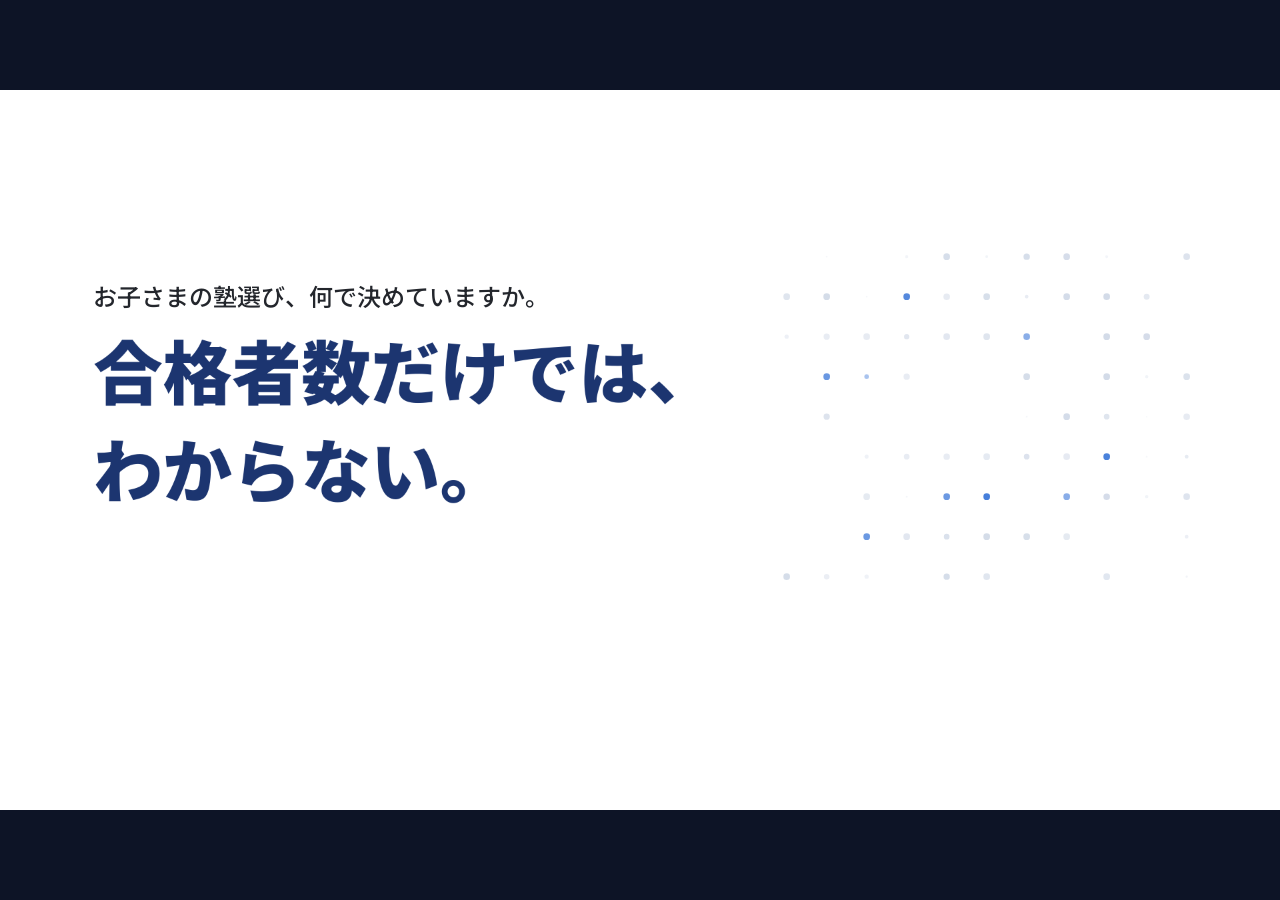
<file: video/compass-ad.html>
<!doctype html>
<html lang="ja">
<head>
<meta charset="utf-8">
<meta name="viewport" content="width=device-width, initial-scale=1">
<title>ComPass 広告動画</title>
<link rel="stylesheet" href="fonts/fonts.local.css">
<style>
  :root{
    --navy:#1c3570;
    --blue:#2f6fd6;
    --sky:#e7effc;
    --sky2:#cddcf5;
    --yellow:#ffc93c;
    --ink:#23262c;
    --grey:#767c88;
    --line:#d6dfee;
  }
  *{box-sizing:border-box;margin:0;padding:0}
  html,body{background:#0d1426;overflow:hidden;height:100%}
  body{font-family:"Noto Sans JP",sans-serif;color:var(--navy)}
  #stage{position:absolute;left:0;top:0;width:1920px;height:1080px;background:#fff;overflow:hidden;transform-origin:0 0}
  .scene{position:absolute;inset:0;display:none}
  .abs{position:absolute}
  .mask{display:block;overflow:hidden;padding-bottom:.1em;margin-bottom:-.1em}
  .mask>.in{display:block;will-change:transform}
  .en{font-family:"Montserrat",sans-serif}
  .hand{font-family:"Klee One",serif;font-weight:600}

  /* 共通パーツ */
  .label{position:absolute;left:140px;top:92px;background:var(--sky);color:var(--blue);
    font-size:30px;font-weight:700;padding:6px 18px;border-radius:999px;letter-spacing:.04em}
  .label b{font-family:"Montserrat";font-weight:800;margin-right:10px}
  .h2{position:absolute;left:140px;font-size:68px;font-weight:900;line-height:1.25;letter-spacing:.01em}
  .h2.l1{top:160px}
  .h2.l2{top:250px;color:var(--blue)}
  .note{position:absolute;left:140px;top:995px;font-size:30px;font-weight:500;color:var(--grey)}
  .chip{position:absolute;white-space:nowrap;font-weight:700;border-radius:999px;transform-origin:50% 50%}
  .chip .c{display:inline-block}
  .chip.light{background:#fff;color:var(--navy);font-size:31px;padding:8px 22px;box-shadow:0 6px 18px rgba(28,53,112,.12)}
  .chip.solid{background:var(--blue);color:#fff;font-size:31px;padding:10px 24px}
  .chip.grey{background:#f1f3f7;color:var(--grey);font-size:28px;padding:6px 16px;font-weight:500}
  .tree{left:450px;top:330px;width:1020px;height:680px}
  svg.full{position:absolute;left:0;top:0;width:1920px;height:1080px;overflow:visible}

  /* S1 */
  #s1 .lead{left:140px;top:282px;font-size:36px;font-weight:500;color:var(--ink)}
  #s1 .big{left:140px;top:350px;font-size:104px;font-weight:900;line-height:1.3}
  #s1 .q{left:140px;top:690px;font-size:52px;font-weight:900;color:var(--blue)}
  #s1comp{left:1181px;top:217px;width:600px;height:600px;transform-origin:299px 323px}
  #s1comp img{position:absolute;left:0;top:0;width:600px;height:600px}
  /* 針の軸（画像内 626,625）を本体のピン（625,676）に合わせる */
  #s1needle{transform-origin:300px 299px}
  .dot{position:absolute;width:10px;height:10px;border-radius:50%;margin:-5px 0 0 -5px;background:#d3dbe8}
  .dot.b{background:var(--blue)}

  /* ロゴ */
  .logo{position:absolute;text-align:center}
  .logo .pre{font-size:30px;font-weight:700;letter-spacing:.12em;display:inline-block;padding:0 6px 8px;border-bottom:3px solid var(--navy)}
  .logo .word{font-family:"Montserrat";font-weight:800;line-height:1;letter-spacing:-.01em}
  .logo .word span{color:var(--blue)}
  .logo .sub{font-family:"Montserrat";font-weight:700;letter-spacing:.42em;color:var(--navy)}

  /* S2 */
  #s2 .logo{left:0;width:1920px;top:210px}
  #s2 .logo .word{font-size:200px;margin-top:18px}
  #s2 .logo .sub{font-size:26px;margin-top:22px;padding-left:.42em}
  #s2 .logo .logo-img{display:block;width:1000px;margin:22px auto 0}
  #s2 .wipe{left:0;top:190px;width:14px;height:450px;background:var(--blue)}
  #s2 .years{left:0;width:1920px;top:650px;text-align:center;font-size:44px;font-weight:900;line-height:1}
  #s2 .years .num{font-family:"Montserrat";font-weight:800;font-size:150px;color:var(--blue);display:inline-block;width:110px;vertical-align:-18px}
  #s2 .catch{left:0;width:1920px;top:850px;text-align:center;font-size:40px;font-weight:700}
  #s2 .tags{left:0;width:1920px;top:925px;text-align:center;font-size:30px;color:var(--grey);font-weight:500;letter-spacing:.06em}

  /* S4 ノート */
  #note{position:absolute;left:460px;top:400px;width:1000px;height:500px;background-color:#fff;border-radius:20px;
    box-shadow:0 18px 50px rgba(28,53,112,.14);overflow:hidden;
    background-image:linear-gradient(rgba(47,111,214,.10) 1px,transparent 1px),linear-gradient(90deg,rgba(47,111,214,.10) 1px,transparent 1px);
    background-size:25px 25px}
  #note .col-h{position:absolute;top:28px;width:333px;text-align:center;font-size:30px;font-weight:900}
  #note .vl{position:absolute;top:0;width:3px;height:500px;background:var(--navy);transform-origin:50% 0}
  #note .hl{position:absolute;left:30px;right:30px;top:92px;height:3px;background:var(--navy);transform-origin:0 50%}
  #note .bar{position:absolute;height:12px;border-radius:6px;background:#a8b9d8;transform-origin:0 50%}
  #note .hi{position:absolute;height:30px;border-radius:4px;background:rgba(255,201,60,.7);transform-origin:0 50%}
  #s4 .wakatta{left:1340px;top:330px;font-size:46px;color:var(--blue);transform-origin:50% 50%}

  /* S7 */
  #s7 .copy{left:1010px;top:250px;font-size:86px;color:var(--blue);line-height:1.5}
  #s7 .copy .ln{display:block;white-space:nowrap}
  #s7 .logo{left:1010px;top:548px;text-align:left}
  #s7 .logo .pre{font-size:28px;letter-spacing:.1em;border-bottom-width:2px;padding:0 0 6px}
  #s7 .logo .logo-img{display:block;width:480px;margin:16px 0 0 -8px}
  #s7 .cta{left:1010px;top:790px;display:flex;align-items:center;gap:28px}
  #s7 .cta .btn{background:var(--navy);color:#fff;font-size:32px;font-weight:900;padding:16px 40px;border-radius:999px}
  #s7 .cta .tel{font-family:"Montserrat";font-weight:800;font-size:40px;color:var(--navy)}
  #s7 .cta .tel small{font-family:"Noto Sans JP";font-size:28px;font-weight:700;margin-right:10px;color:var(--grey)}
  #s7 .web{left:1010px;top:890px;font-size:32px;color:var(--grey);font-weight:500}
  #s7 .web b{font-family:"Montserrat";color:var(--navy);font-weight:700;margin-right:18px}
</style>
</head>
<body>
<div id="stage">

  <!-- S1 問題提起 -->
  <section class="scene" id="s1" data-start="0" data-end="4.6">
    <div id="dots"></div>
    <svg class="full" id="s1svg">
      <text id="s1q" x="1770" y="330" font-family="Montserrat" font-weight="800" font-size="120" fill="#2f6fd6">?</text>
    </svg>
    <div id="s1comp" class="abs">
      <img src="assets/compass-body.webp" alt="">
      <img id="s1needle" src="assets/compass-needle.png" alt="">
    </div>
    <div class="abs lead" data-a="fade" data-s="0.05">お子さまの塾選び、何で決めていますか。</div>
    <div class="abs big">
      <span class="mask"><span class="in" data-a="rise" data-s="0.25">合格者数だけでは、</span></span>
      <span class="mask"><span class="in" data-a="rise" data-s="0.6">わからない。</span></span>
    </div>
    <div class="abs q"><span class="mask"><span class="in" data-a="rise" data-s="1.9">わが子が「根っこから」伸びる塾は？</span></span></div>
  </section>

  <!-- S2 ロゴ＋数字 -->
  <section class="scene" id="s2" data-start="4.6" data-end="8.8">
    <div class="logo" id="s2logo">
      <div class="pre">愛媛県松山市の学習塾 ｜ 小1〜中3</div>
      <img class="logo-img" src="assets/logo.jpg" alt="学習塾ComPass">
    </div>
    <div class="abs wipe" id="s2wipe"></div>
    <div class="abs years" data-a="fade" data-s="1.3">小1から中3まで<span class="num" id="s2num">1</span>年間の一貫教育</div>
    <div class="abs catch" data-a="fade" data-s="2.1">「わかる」から「好きになる」へ。</div>
    <div class="abs tags" data-a="fade" data-s="2.5">方眼ノート ｜ THE FORCE ｜ 公立トップ校受験に強い</div>
  </section>

  <!-- S3 01 根を育てる -->
  <section class="scene" id="s3" data-start="8.8" data-end="13.2">
    <div class="label" data-a="fade" data-s="0"><b>01</b>根を育てる</div>
    <div class="h2 l1"><span class="mask"><span class="in" data-a="rise" data-s="0.12">知識は、枝葉。</span></span></div>
    <div class="h2 l2"><span class="mask"><span class="in" data-a="rise" data-s="1.7">だから、根っこから育てる。</span></span></div>
    <img id="treeTop" class="abs tree" src="assets/tree.webp" alt="">
    <img id="treeRoot" class="abs tree" src="assets/tree.webp" alt="">
    <div class="chip light" data-a="pop" data-s="0.75" style="left:828px;top:452px">英単語</div>
    <div class="chip light" data-a="pop" data-s="0.87" style="left:948px;top:420px">公式</div>
    <div class="chip light" data-a="pop" data-s="0.99" style="left:1036px;top:478px">漢字</div>
    <div class="chip light" data-a="pop" data-s="1.11" style="left:848px;top:540px">年号</div>
    <div class="chip light" data-a="pop" data-s="1.23" style="left:984px;top:556px">解き方</div>
    <div class="chip solid" data-a="pop" data-s="2.6" style="left:520px;top:770px">思考整理</div>
    <div class="chip solid" data-a="pop" data-s="2.85" style="left:700px;top:890px">自己信頼</div>
    <div class="chip solid" data-a="pop" data-s="2.85" style="left:1050px;top:890px">感情調整</div>
    <div class="chip solid" data-a="pop" data-s="2.6" style="left:1180px;top:770px">戻ってこられる心</div>
    <div class="note" data-a="fade" data-s="3.0" style="left:auto;right:80px">思考力・自己信頼・心の土台を育てます。</div>
  </section>

  <!-- S4 02 方眼ノート -->
  <section class="scene" id="s4" data-start="13.2" data-end="17.6">
    <div class="label" data-a="fade" data-s="0"><b>02</b>思考整理メソッド</div>
    <div class="h2 l1"><span class="mask"><span class="in" data-a="rise" data-s="0.12">頭の中を、ノートに出す。</span></span></div>
    <div class="h2 l2"><span class="mask"><span class="in" data-a="rise" data-s="1.9">自分で考え、自分で決める子へ。</span></span></div>
    <div id="note">
      <div class="col-h" style="left:0" data-a="fade" data-s="0.55">板書</div>
      <div class="col-h" style="left:333px" data-a="fade" data-s="0.65">気づき</div>
      <div class="col-h" style="left:667px" data-a="fade" data-s="0.75">まとめ</div>
      <div class="hl"></div>
      <div class="vl" style="left:332px"></div>
      <div class="vl" style="left:665px"></div>
      <div id="bars"></div>
    </div>
    <div class="abs hand wakatta">わかった！</div>
    <div class="note" data-a="fade" data-s="2.6">高橋政史氏の「方眼ノート」メソッドを活用しています。</div>
  </section>

  <!-- S5 03 THE FORCE -->
  <section class="scene" id="s5" data-start="17.6" data-end="22">
    <div class="label" data-a="fade" data-s="0"><b>03</b>受験期メンタル THE FORCE</div>
    <div class="h2 l1"><span class="mask"><span class="in" data-a="rise" data-s="0.12">崩れない心、ではなく。</span></span></div>
    <div class="h2 l2"><span class="mask"><span class="in" data-a="rise" data-s="2.0">崩れても、戻れる心を。</span></span></div>
    <svg class="full">
      <line id="axis" x1="320" y1="950" x2="1640" y2="950" stroke="#d6dfee" stroke-width="4" stroke-linecap="round"/>
      <path id="curve" d="M360 800 C 480 760, 600 600, 720 610 S 820 840, 900 850 S 980 700, 1020 720 S 1080 820, 1120 815 S 1400 500, 1580 470"
        fill="none" stroke="#2f6fd6" stroke-width="8" stroke-linecap="round" stroke-linejoin="round"/>
      <circle id="tip" r="16" fill="#2f6fd6" stroke="#fff" stroke-width="6"/>
      <circle id="tipGlow" r="16" fill="none" stroke="#2f6fd6" stroke-width="4"/>
    </svg>
    <div class="chip grey" id="dip1" style="left:830px;top:880px">テストの失敗</div>
    <div class="chip grey" id="dip2" style="left:1060px;top:845px">本番の緊張</div>
    <div class="chip solid" data-a="pop" data-s="2.7" style="left:1180px;top:390px">心・思考・行動を、自分で整える</div>
    <div class="note" data-a="fade" data-s="2.9">辻秀一氏のライフスキル理論を活用した実践プログラム。</div>
  </section>

  <!-- S6 04 一貫ライン -->
  <section class="scene" id="s6" data-start="22" data-end="26.4">
    <div class="label" data-a="fade" data-s="0"><b>04</b>小1〜中3の一貫ライン</div>
    <div class="h2 l1"><span class="mask"><span class="in" data-a="rise" data-s="0.12">受験は、競争じゃない。</span></span></div>
    <div class="h2 l2"><span class="mask"><span class="in" data-a="rise" data-s="1.9">昨日の自分を、超える挑戦だ。</span></span></div>
    <svg class="full"><polyline id="stairs" fill="none" stroke="#cddcf5" stroke-width="5" stroke-linecap="round" stroke-linejoin="round"/></svg>
    <div id="steps"></div>
    <canvas id="confetti" width="1920" height="1080" class="abs" style="left:0;top:0"></canvas>
    <div class="note" data-a="fade" data-s="2.8">受験を、自分史上最高の自分になるプロセスに。</div>
  </section>

  <!-- S7 エンディング -->
  <section class="scene" id="s7" data-start="26.4" data-end="33">
    <img id="ending" class="abs" src="assets/ending.webp" alt="" style="left:120px;top:100px;width:880px;height:880px">
    <svg class="full">
      <circle id="glint" cx="674" cy="704" r="10" fill="none" stroke="#fff" stroke-width="6"/>
      <g id="spark" transform="translate(674 704)" fill="#ffc93c">
        <path d="M0 -34 L7 -7 L34 0 L7 7 L0 34 L-7 7 L-34 0 L-7 -7 Z"/>
      </g>
    </svg>
    <div class="abs hand copy">
      <span class="ln" id="c1">未来を、</span>
      <span class="ln" id="c2">自分で選べる子に。</span>
    </div>
    <div class="logo" data-a="fade" data-s="2.6">
      <div class="pre">愛媛県松山市の学習塾 ｜ 小1〜中3</div>
      <img class="logo-img" src="assets/logo.jpg" alt="学習塾ComPass">
    </div>
    <div class="abs cta" data-a="fade" data-s="3.2">
      <div class="btn">まずは無料体験へ</div>
      <div class="tel"><small>TEL</small>089-997-7388</div>
    </div>
    <div class="abs web" data-a="fade" data-s="3.5"><b>compass-juku.com</b>公式LINEは24時間受付</div>
  </section>
</div>

<script>
const FPS = 30, DURATION = 33;
const $ = (s, r = document) => r.querySelector(s);
const $$ = (s, r = document) => [...r.querySelectorAll(s)];
const C = (x, a = 0, b = 1) => Math.min(b, Math.max(a, x));
const P = (t, s, d) => C((t - s) / d);
const E = {
  out: x => 1 - Math.pow(1 - x, 3),
  inout: x => x < .5 ? 4 * x * x * x : 1 - Math.pow(-2 * x + 2, 3) / 2,
  expo: x => x >= 1 ? 1 : 1 - Math.pow(2, -10 * x),
  back: x => { const c1 = 1.9, c3 = c1 + 1; return 1 + c3 * Math.pow(x - 1, 3) + c1 * Math.pow(x - 1, 2); },
};
// 決定的な乱数（毎回同じ絵になるように）
function rng(seed) { return () => (seed = (seed * 16807) % 2147483647) / 2147483647; }

// ---------- 汎用アニメーション（data-a 属性） ----------
const ANIM = {
  rise(el, p) { const e = E.expo(p); el.style.transform = `translateY(${(1 - e) * 110}%)`; },
  fade(el, p) {
    const e = E.out(p);
    el.style.opacity = e;
    el.style.transform = `translateY(${(1 - e) * 26}px)`;
    el.style.filter = e < 1 ? `blur(${(1 - e) * 10}px)` : 'none';
  },
  pop(el, p) { el.style.opacity = C(p * 4); el.style.transform = `scale(${p <= 0 ? 0 : E.back(p)})`; },
};
const DUR = { rise: .7, fade: .55, pop: .45 };
function animateGeneric(scene, t) {
  for (const el of scene._anims) {
    const a = el.dataset.a, s = +el.dataset.s, d = +(el.dataset.d || DUR[a]);
    ANIM[a](el, P(t, s, d));
  }
}
function draw(path, p) {
  if (!path._len) { path._len = path.getTotalLength(); path.style.strokeDasharray = path._len; }
  path.style.strokeDashoffset = path._len * (1 - p);
}

// ---------- S1 ----------
const dots = [];
(() => {
  const r = rng(7), box = $('#dots');
  for (let y = 0; y < 9; y++) for (let x = 0; x < 11; x++) {
    const d = document.createElement('div');
    d.className = 'dot' + (r() < .14 ? ' b' : '');
    d.style.left = (1180 + x * 60) + 'px'; d.style.top = (250 + y * 60) + 'px';
    box.appendChild(d); dots.push({ el: d, s: r() * 1.1, tw: r() * 6 });
  }
})();
function s1(t) {
  for (const d of dots) {
    const p = E.out(P(t, d.s, .5));
    d.el.style.opacity = p * (.55 + .45 * Math.sin(t * 2.4 + d.tw) ** 2);
    d.el.style.transform = `scale(${p})`;
  }
  const comp = $('#s1comp'), cp = P(t, 1.0, .55);
  comp.style.transform = `scale(${cp <= 0 ? 0 : E.back(cp)})`;
  comp.style.opacity = C(cp * 3);
  // 方角が定まらず、迷っている針
  const ang = t * 260 + 70 * Math.sin(t * 5.3) + 40 * Math.sin(t * 9.1);
  $('#s1needle').style.transform = `translate(0, 24px) rotate(${ang}deg) scale(.8)`;
  const qp = P(t, 1.35, .45), q = $('#s1q');
  q.style.opacity = C(qp * 3);
  q.setAttribute('transform', `translate(1790 280) scale(${qp <= 0 ? 0 : E.back(qp)}) rotate(${10 * Math.sin(t * 3)}) translate(-1790 -280)`);
}

// ---------- S2 ----------
function s2(t) {
  const p = E.inout(P(t, 0, .7));
  const x = 380 + p * 1160;
  $('#s2wipe').style.transform = `translateX(${x}px)`;
  $('#s2wipe').style.opacity = 1 - P(t, .75, .25);
  $('#s2logo').style.clipPath = `inset(0 ${1920 - x}px 0 0)`;
  $('#s2num').textContent = Math.max(1, Math.round(1 + 8 * E.out(P(t, 1.35, 1.0))));
}

// ---------- S3 ----------
// 画像の地面の位置（上から52.4%）で、地上と地下を切り分ける
const GROUND = 52.4;
function s3(t) {
  const top = $('#treeTop'), root = $('#treeRoot');
  const tp = P(t, .3, .6);
  top.style.clipPath = `inset(0 0 ${100 - GROUND}% 0)`;
  top.style.transformOrigin = `50% ${GROUND}%`;
  top.style.transform = `scale(${tp <= 0 ? 0 : .6 + .4 * E.back(tp)})`;
  top.style.opacity = C(tp * 3);
  // 根は地面から下へ、じわっと伸びていく
  const rp = E.inout(P(t, 1.75, 1.2));
  const edge = GROUND + rp * (100 - GROUND + 8);
  root.style.clipPath = `inset(${GROUND - .3}% 0 0 0)`;
  root.style.webkitMaskImage = root.style.maskImage =
    `linear-gradient(to bottom, #000 ${edge - 8}%, transparent ${edge}%)`;
}

// ---------- S4 ----------
const BARS = [];
(() => {
  const r = rng(3), box = $('#bars');
  const cols = [[40, 300], [373, 300], [707, 260]];
  let s = .95;
  cols.forEach(([x0, w], ci) => {
    for (let i = 0; i < 4; i++) {
      const y = 140 + i * 72;
      if (ci === 2 && i === 1) {
        const h = document.createElement('div'); h.className = 'hi';
        h.style.cssText = `left:${x0 - 6}px;top:${y - 9}px;width:${w + 12}px`;
        box.appendChild(h); BARS.push({ el: h, s: 2.3, d: .35 });
      }
      const b = document.createElement('div'); b.className = 'bar';
      const bw = w * (.55 + r() * .45);
      b.style.cssText = `left:${x0}px;top:${y}px;width:${bw}px`;
      if (ci === 2) b.style.background = '#1c3570';
      box.appendChild(b); BARS.push({ el: b, s, d: .22 });
      s += .1;
    }
  });
})();
function s4(t) {
  $('#note .hl').style.transform = `scaleX(${E.out(P(t, .35, .5))})`;
  $$('#note .vl').forEach((v, i) => v.style.transform = `scaleY(${E.out(P(t, .4 + i * .1, .5))})`);
  for (const b of BARS) b.el.style.transform = `scaleX(${E.out(P(t, b.s, b.d))})`;
  const n = $('#note'), np = E.out(P(t, 0, .5));
  n.style.opacity = np; n.style.transform = `translateY(${(1 - np) * 30}px)`;
  const w = $('#s4 .wakatta'), wp = P(t, 2.6, .45);
  w.style.opacity = C(wp * 4);
  w.style.transform = `rotate(-8deg) scale(${wp <= 0 ? 0 : E.back(wp)})`;
}

// ---------- S5 ----------
function s5(t) {
  $('#axis').style.opacity = E.out(P(t, .2, .4));
  const curve = $('#curve'), p = E.inout(P(t, .35, 2.2));
  draw(curve, p);
  const pt = curve.getPointAtLength(curve._len * p);
  const tip = $('#tip'), glow = $('#tipGlow');
  tip.setAttribute('cx', pt.x); tip.setAttribute('cy', pt.y);
  glow.setAttribute('cx', pt.x); glow.setAttribute('cy', pt.y);
  tip.style.opacity = P(t, .35, .1);
  // 最後に到達したら波紋
  const rp = P(t, 2.55, .9);
  glow.setAttribute('r', 16 + rp * 50); glow.style.opacity = rp > 0 ? 1 - rp : 0;
  // 谷に来たときだけラベルが出る
  [['#dip1', .26], ['#dip2', .55]].forEach(([id, at]) => {
    const el = $(id), q = C((p - at) / .08);
    el.style.opacity = q; el.style.transform = `translateY(${(1 - q) * 12}px)`;
  });
}

// ---------- S6 ----------
const STEPS = ['楽しさ', '習慣', '努力', '思考整理', '自己信頼', '感情調整', '受験で発揮', '未来選択'];
const stepEls = [];
(() => {
  const box = $('#steps'), pts = [];
  STEPS.forEach((txt, i) => {
    const cx = 330 + i * 182, cy = 900 - i * 64;
    const el = document.createElement('div');
    el.className = 'chip ' + (i === 7 ? 'solid' : 'light');
    el.textContent = txt;
    if (i === 7) el.style.fontSize = '32px';
    box.appendChild(el);
    stepEls.push({ el, cx, cy });
    pts.push(`${cx},${cy}`);
  });
  $('#stairs').setAttribute('points', pts.join(' '));
})();
const confetti = (() => {
  const r = rng(11), arr = [];
  const cols = ['#2f6fd6', '#ffc93c', '#1c3570', '#9fc0f2'];
  for (let i = 0; i < 46; i++) {
    const a = -Math.PI / 2 + (r() - .5) * 2.6, v = 380 + r() * 520;
    arr.push({ vx: Math.cos(a) * v, vy: Math.sin(a) * v, c: cols[i % 4], s: 6 + r() * 8, rot: r() * 6, sq: r() < .5 });
  }
  return arr;
})();
function s6(t) {
  for (const s of stepEls) {
    if (!s.w) { s.w = s.el.offsetWidth; s.h = s.el.offsetHeight; s.el.style.left = (s.cx - s.w / 2) + 'px'; s.el.style.top = (s.cy - s.h / 2) + 'px'; }
  }
  stepEls.forEach((s, i) => ANIM.pop(s.el, P(t, .45 + i * .2, .45)));
  draw($('#stairs'), C(P(t, .45, 1.55)));
  const ctx = $('#confetti').getContext('2d');
  ctx.clearRect(0, 0, 1920, 1080);
  const ct = t - 2.0;
  if (ct > 0) {
    const o = stepEls[7];
    for (const c of confetti) {
      const x = o.cx + c.vx * ct, y = o.cy + c.vy * ct + 900 * ct * ct;
      ctx.globalAlpha = C(1 - ct / 1.6);
      ctx.fillStyle = c.c;
      ctx.save(); ctx.translate(x, y); ctx.rotate(c.rot + ct * 6);
      if (c.sq) ctx.fillRect(-c.s / 2, -c.s / 4, c.s, c.s / 2);
      else { ctx.beginPath(); ctx.arc(0, 0, c.s / 2, 0, Math.PI * 2); ctx.fill(); }
      ctx.restore();
    }
  }
}

// ---------- S7 ----------
function s7(t) {
  // イラストが丸く広がりながら出てくる
  const ip = E.out(P(t, 0, 1.0)), img = $('#ending');
  img.style.clipPath = `circle(${ip * 72}% at 43% 52%)`;
  img.style.opacity = C(ip * 2);
  img.style.transform = `scale(${1.06 - .06 * E.out(P(t, 0, 3))})`;
  img.style.filter = ip < 1 ? `blur(${(1 - ip) * 8}px)` : 'none';
  // 手元のコンパスが一瞬光る（行き先を決めた瞬間）
  const gp = P(t, 1.9, .7), g = $('#glint');
  g.setAttribute('r', 10 + gp * 70); g.style.opacity = gp > 0 ? (1 - gp) * .9 : 0;
  const sp = P(t, 1.85, .8);
  $('#spark').setAttribute('transform', `translate(674 704) rotate(${sp * 90}) scale(${Math.sin(sp * Math.PI) * 1.1})`);
  // 手書き風コピーを左から書くように出す
  [['#c1', .9, .7], ['#c2', 1.5, 1.0]].forEach(([id, s, d]) => {
    const p = P(t, s, d);
    $(id).style.clipPath = `inset(-10% ${100 - p * 100}% -10% 0)`;
  });
}

const FN = { s1, s2, s3, s4, s5, s6, s7 };
const scenes = $$('.scene').map(el => {
  el._start = +el.dataset.start; el._end = +el.dataset.end;
  el._anims = $$('[data-a]', el);
  return el;
});

function render(t) {
  for (const sc of scenes) {
    const on = t >= sc._start && t < sc._end || (sc.id === 's7' && t >= sc._start);
    sc.style.display = on ? 'block' : 'none';
    if (!on) continue;
    const lt = t - sc._start;
    animateGeneric(sc, lt);
    FN[sc.id](lt);
    // シーン終わりは軽くフェードアウト
    const out = sc.id === 's7' ? 0 : P(lt, sc._end - sc._start - .28, .28);
    sc.style.opacity = 1 - out;
    sc.style.filter = out > 0 ? `blur(${out * 6}px)` : 'none';
  }
}
window.render = render;
window.DURATION = DURATION; window.FPS = FPS;

// フォントを全部読み込んでから準備完了にする
window.ready = (async () => {
  scenes.forEach(s => s.style.display = 'block');
  await document.fonts.ready;
  await new Promise(r => setTimeout(r, 300));
  await document.fonts.ready;
  render(0);
  return true;
})();

// プレビュー（?export が無いときだけ再生）
if (!location.search.includes('export')) {
  const fit = () => {
    const s = Math.min(innerWidth / 1920, innerHeight / 1080);
    const st = $('#stage');
    st.style.transform = `scale(${s})`;
    st.style.left = (innerWidth - 1920 * s) / 2 + 'px';
    st.style.top = (innerHeight - 1080 * s) / 2 + 'px';
  };
  addEventListener('resize', fit); fit();
  window.ready.then(() => {
    const t0 = performance.now();
    const loop = now => { render(((now - t0) / 1000) % DURATION); requestAnimationFrame(loop); };
    requestAnimationFrame(loop);
  });
}
</script>
</body>
</html>
</file>
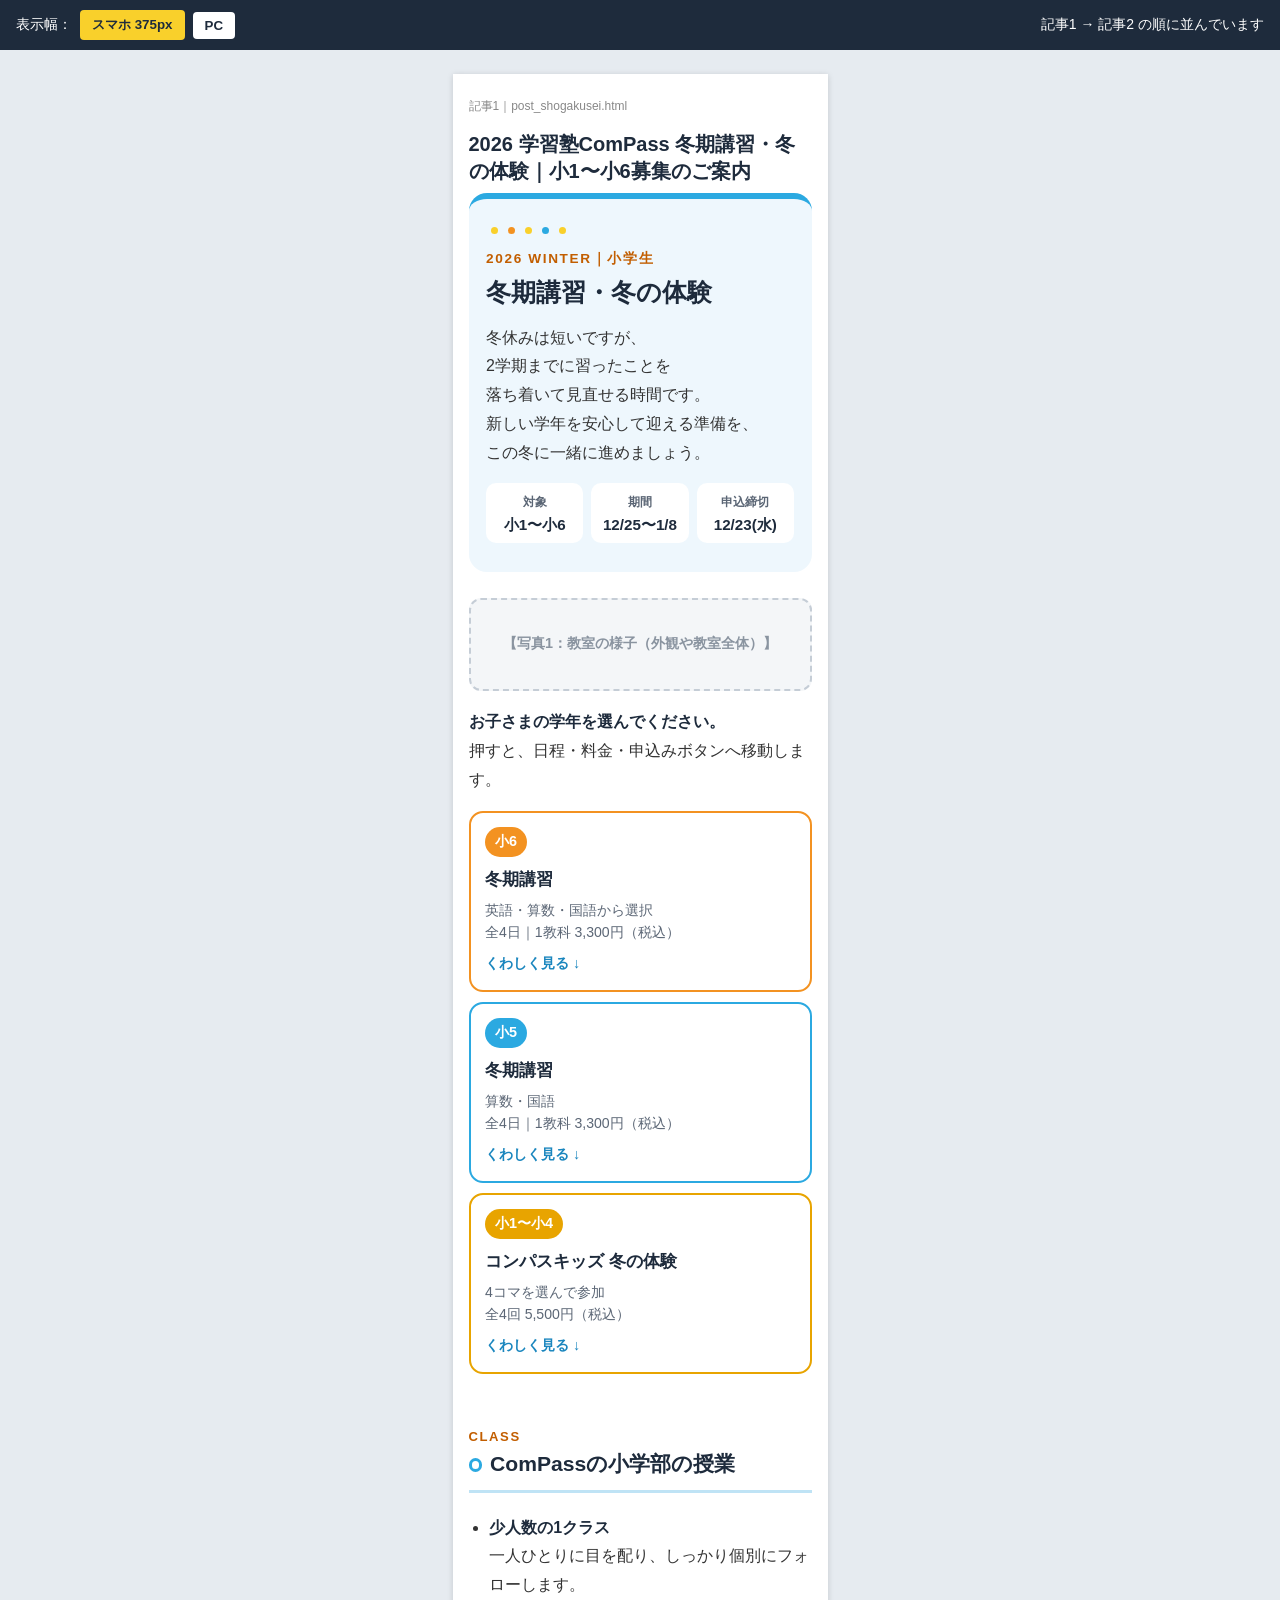
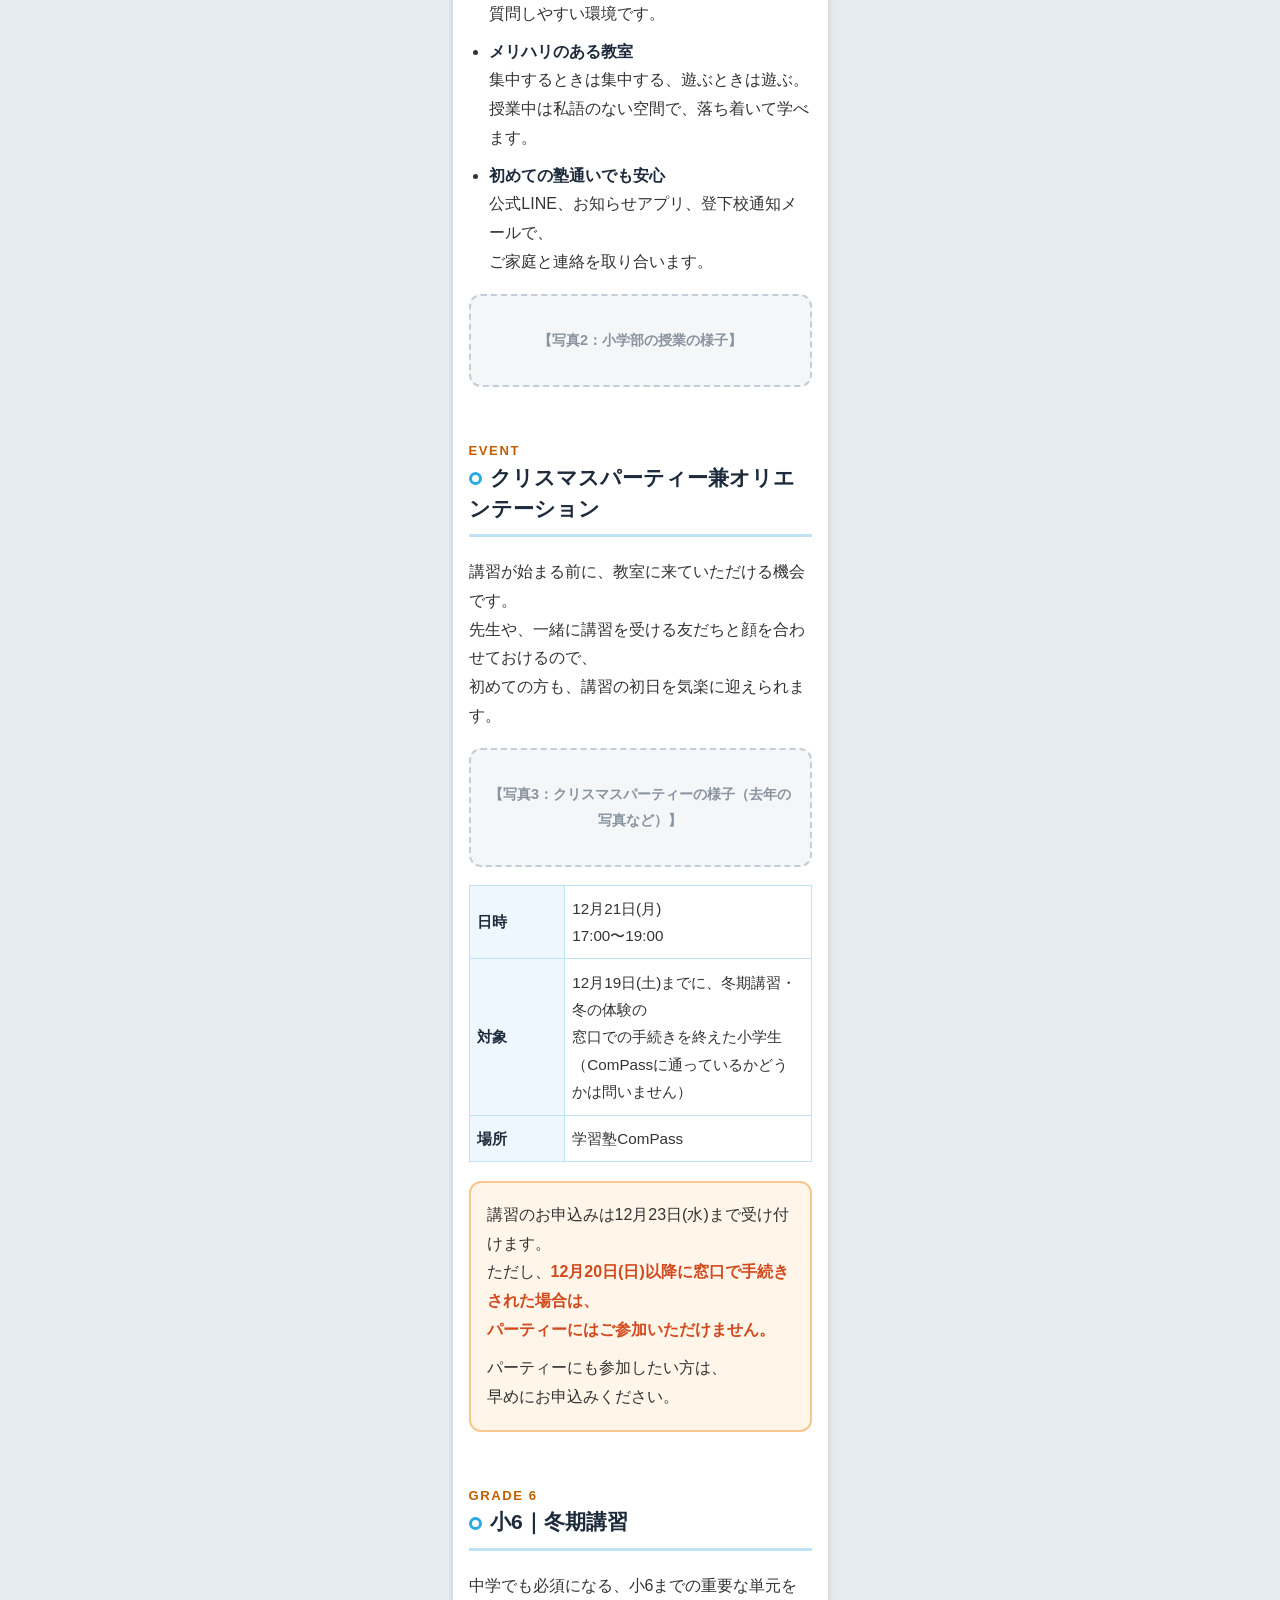
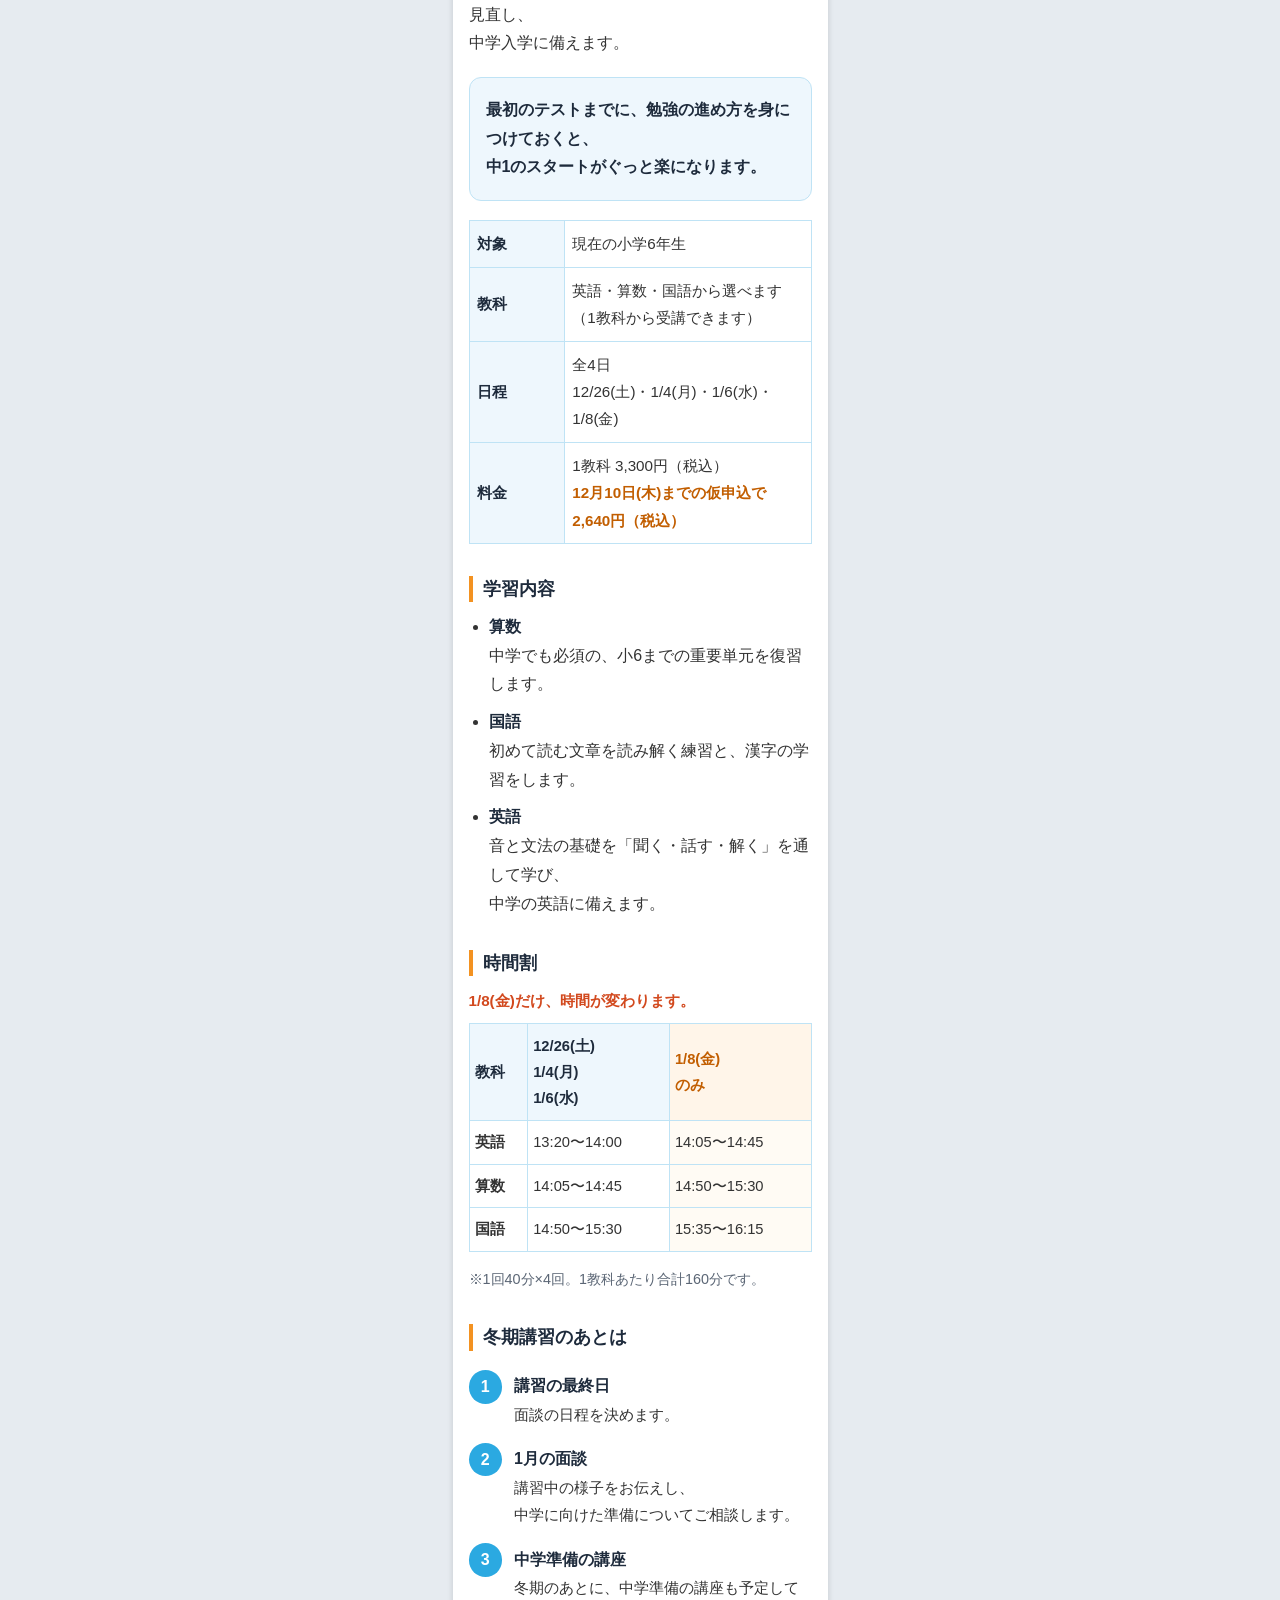
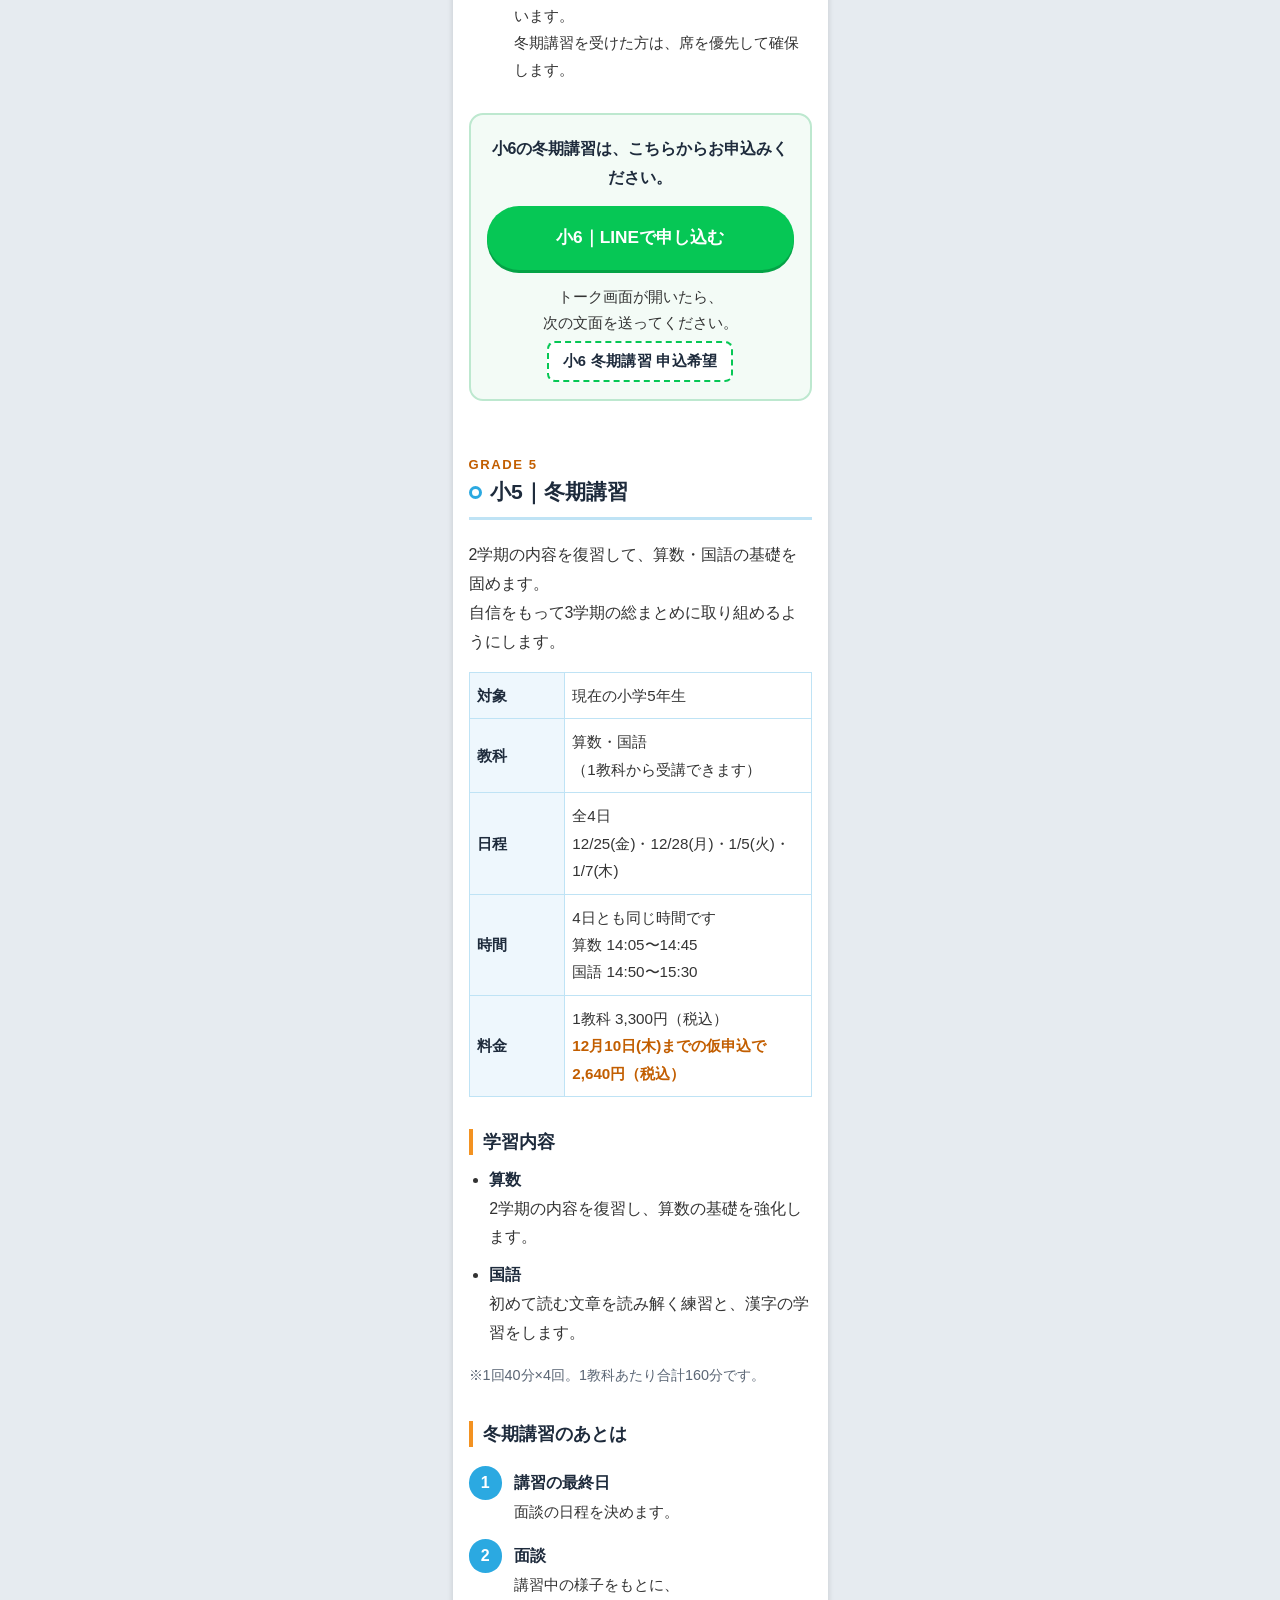
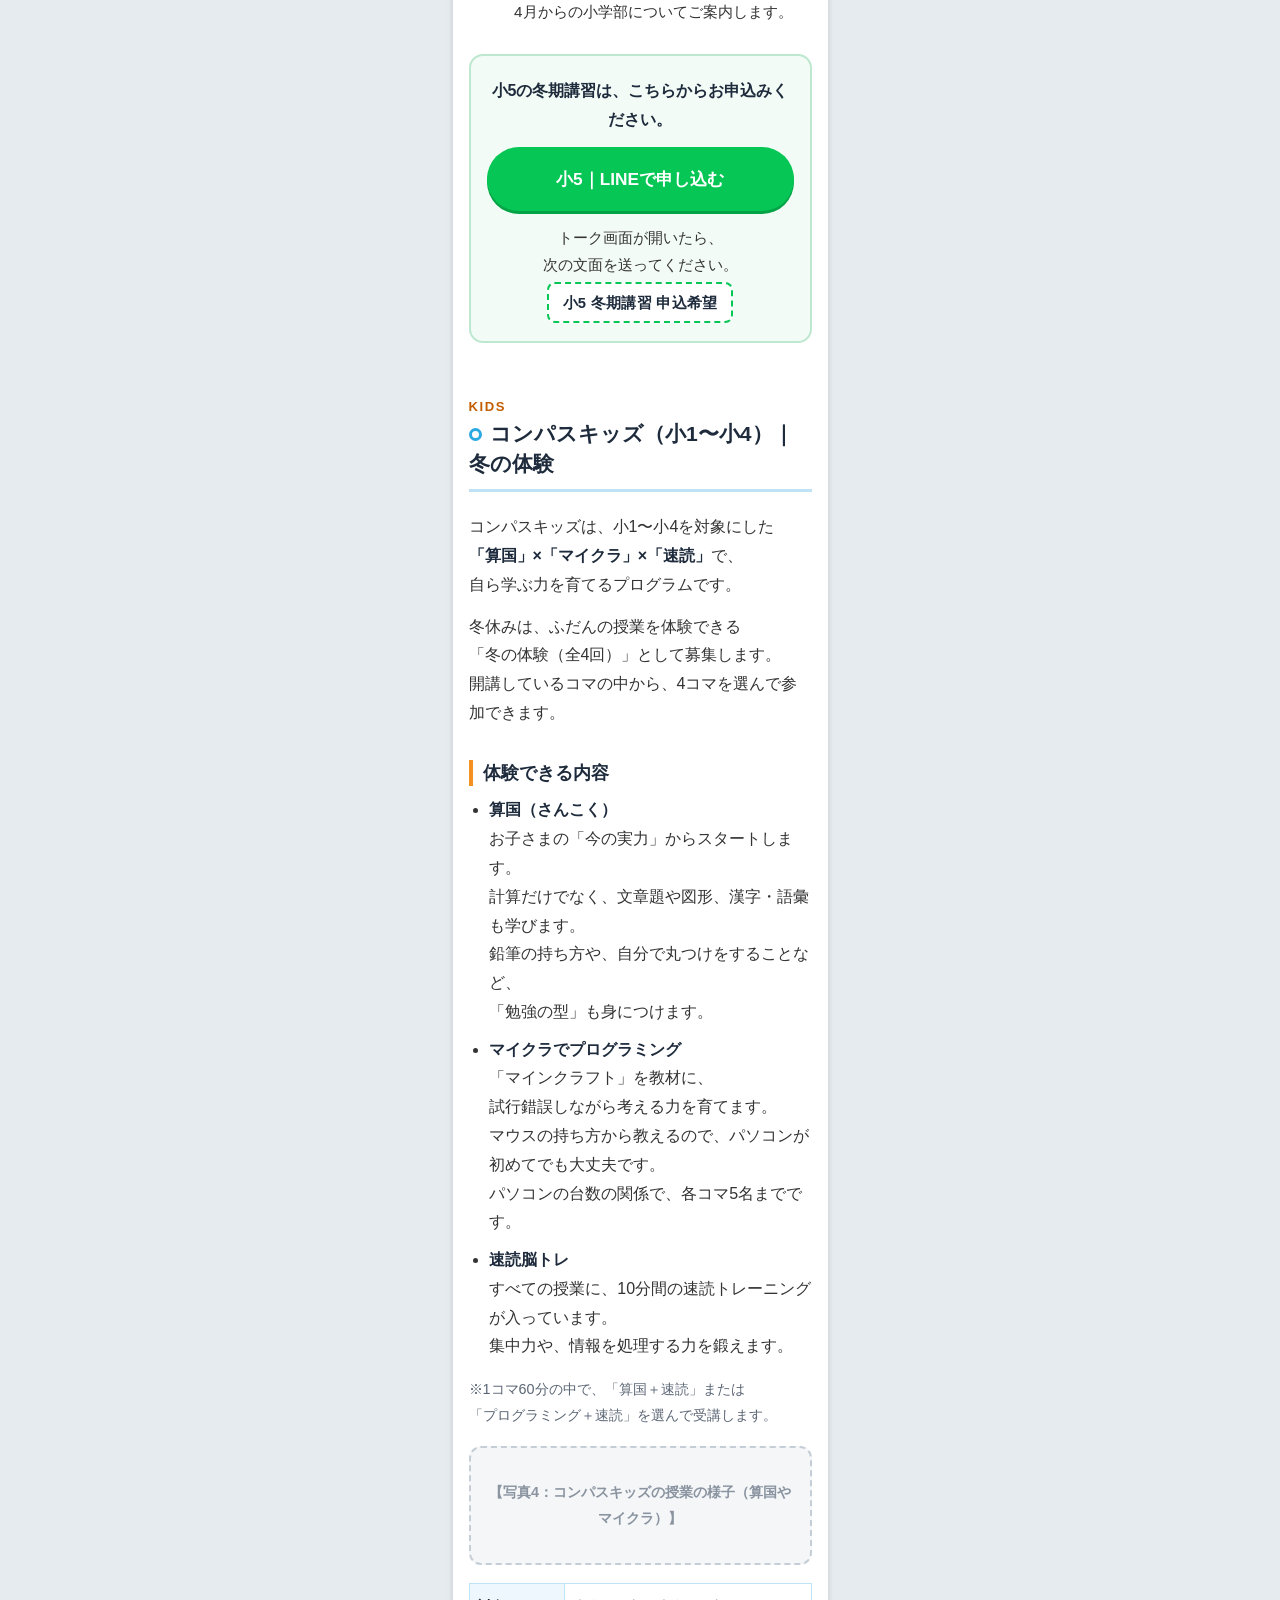
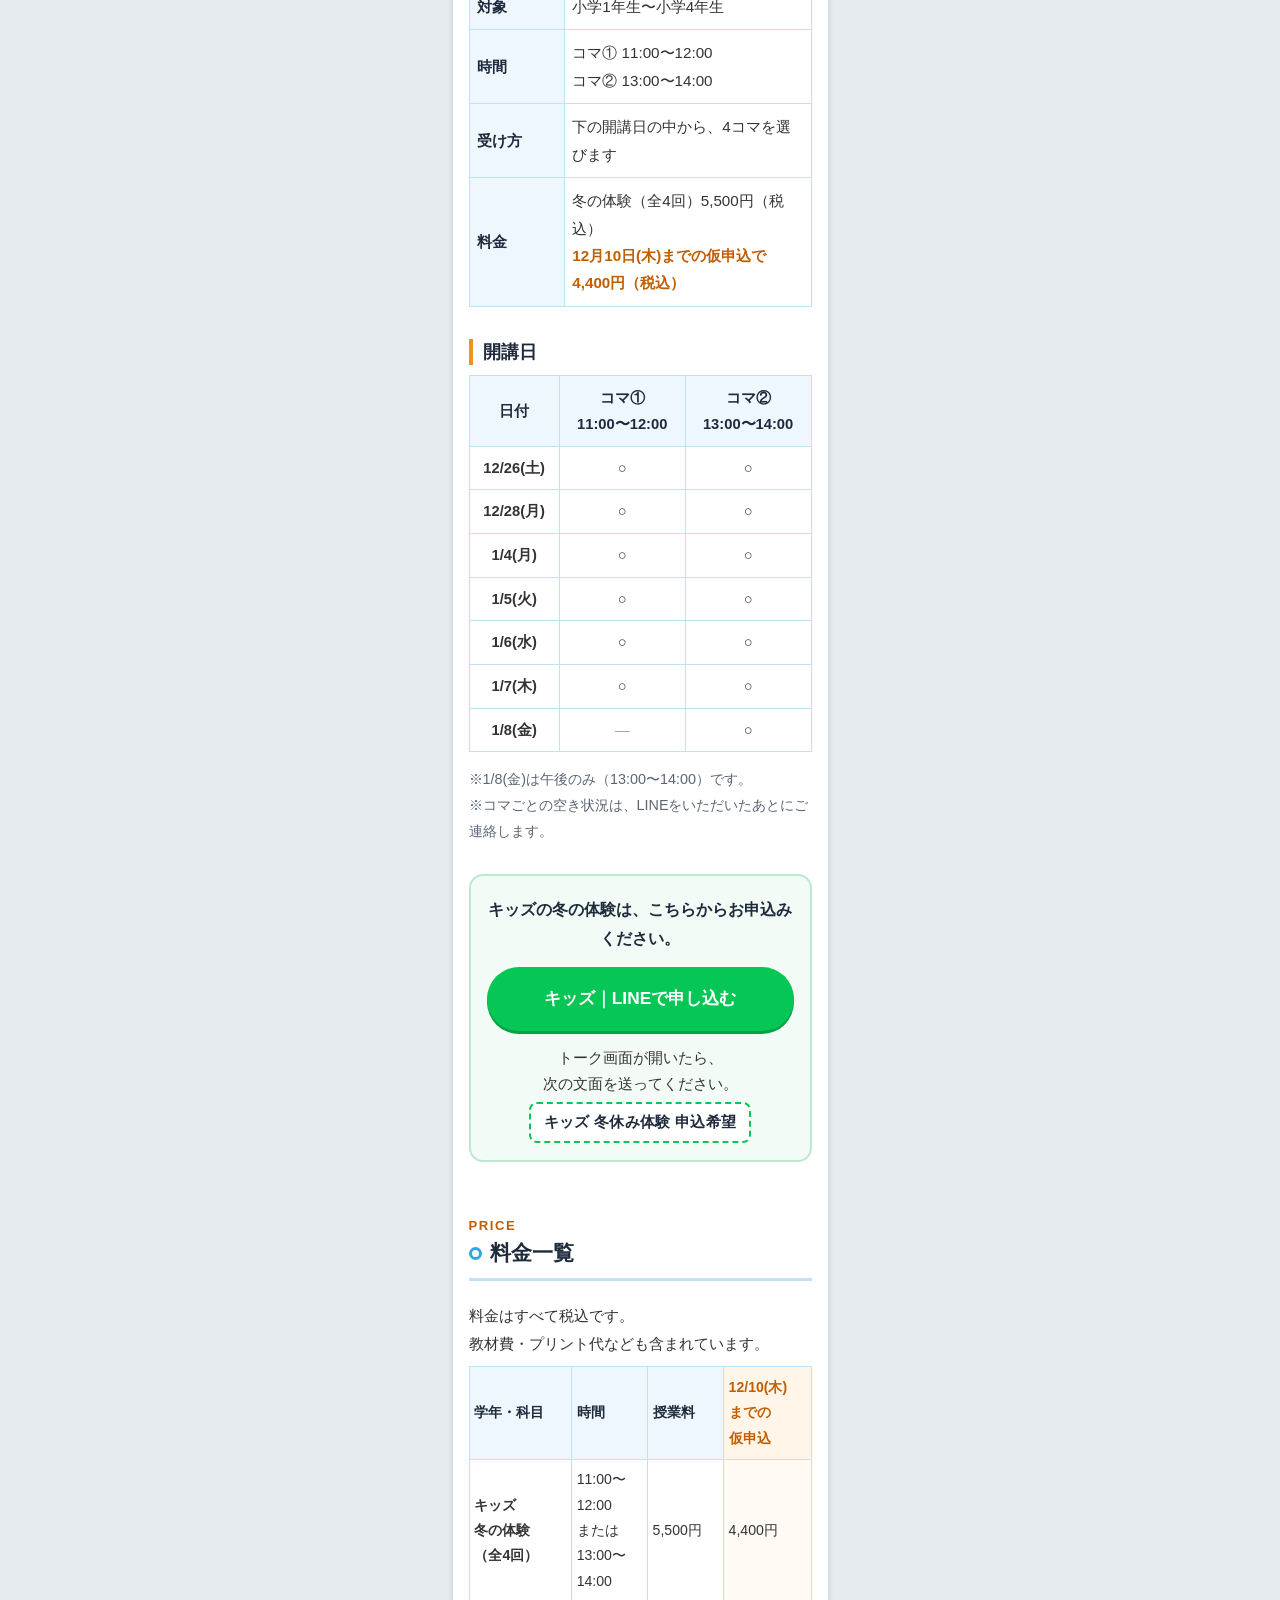
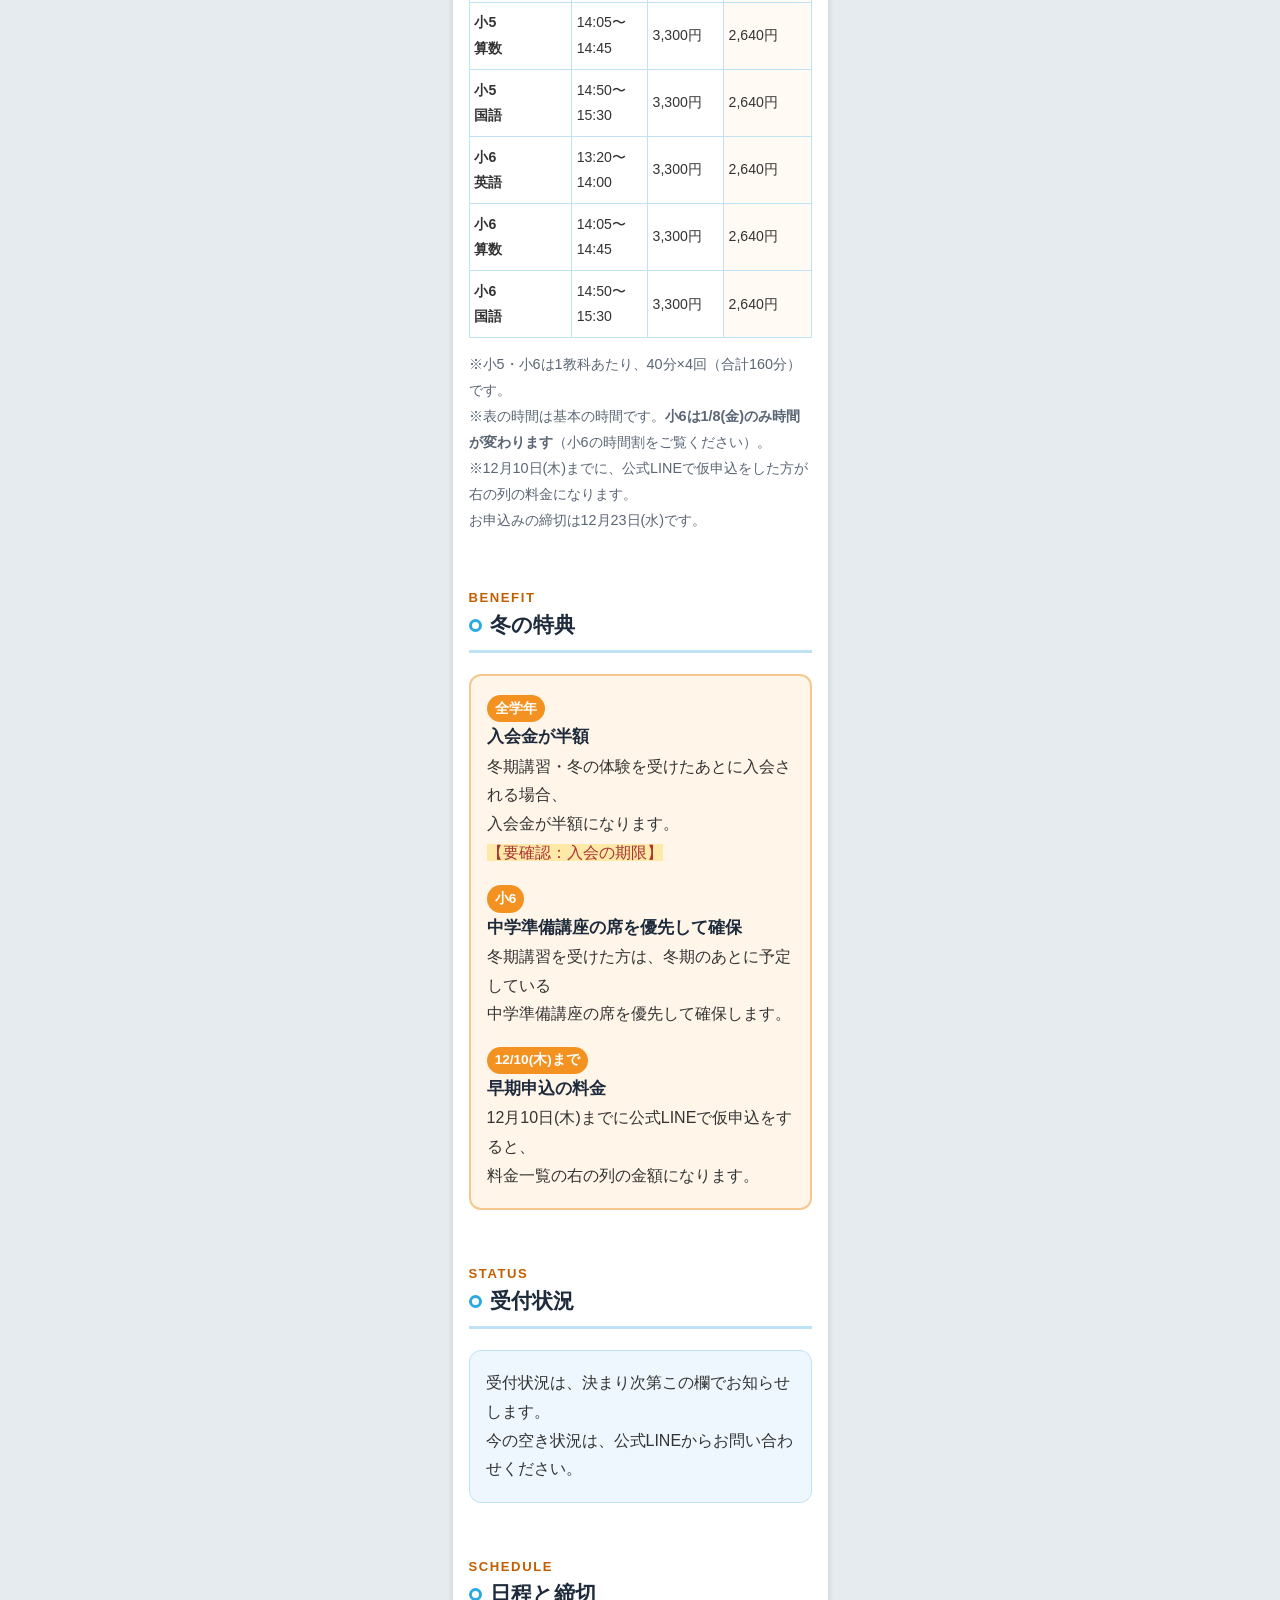
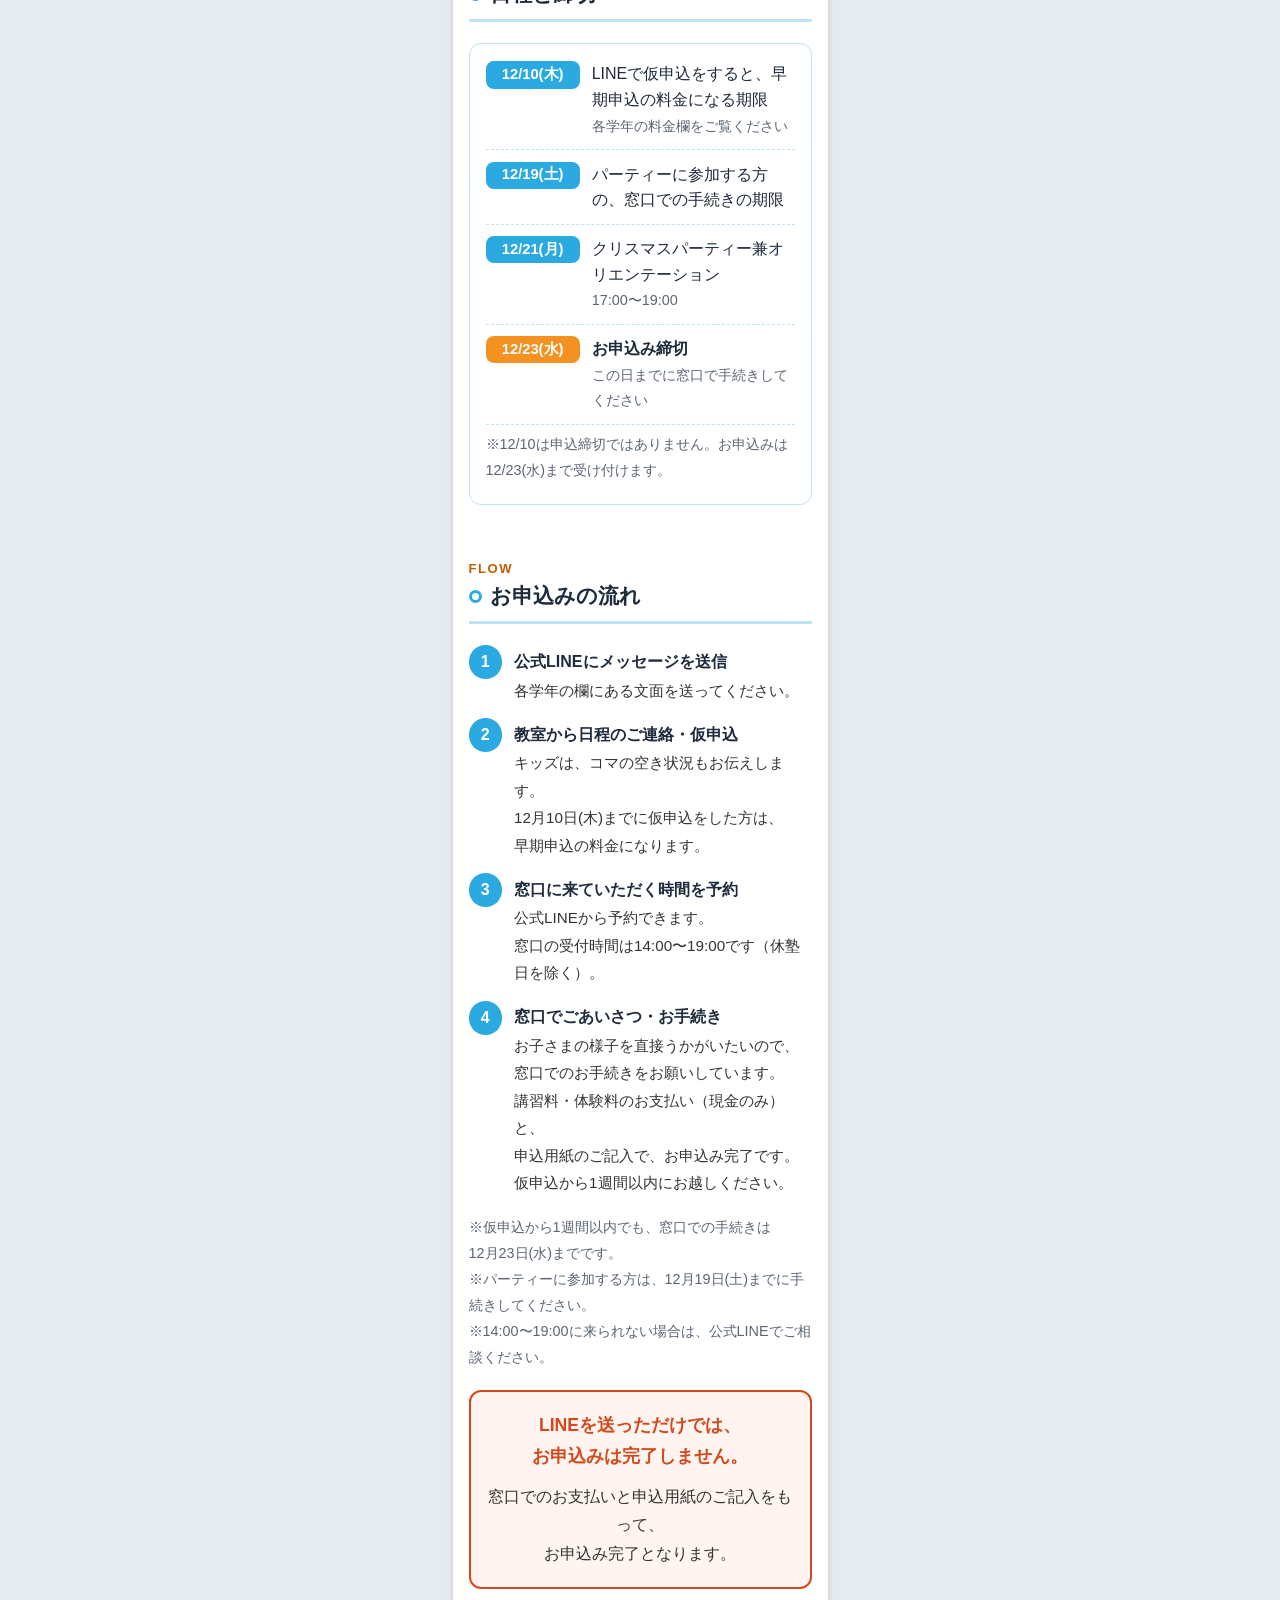
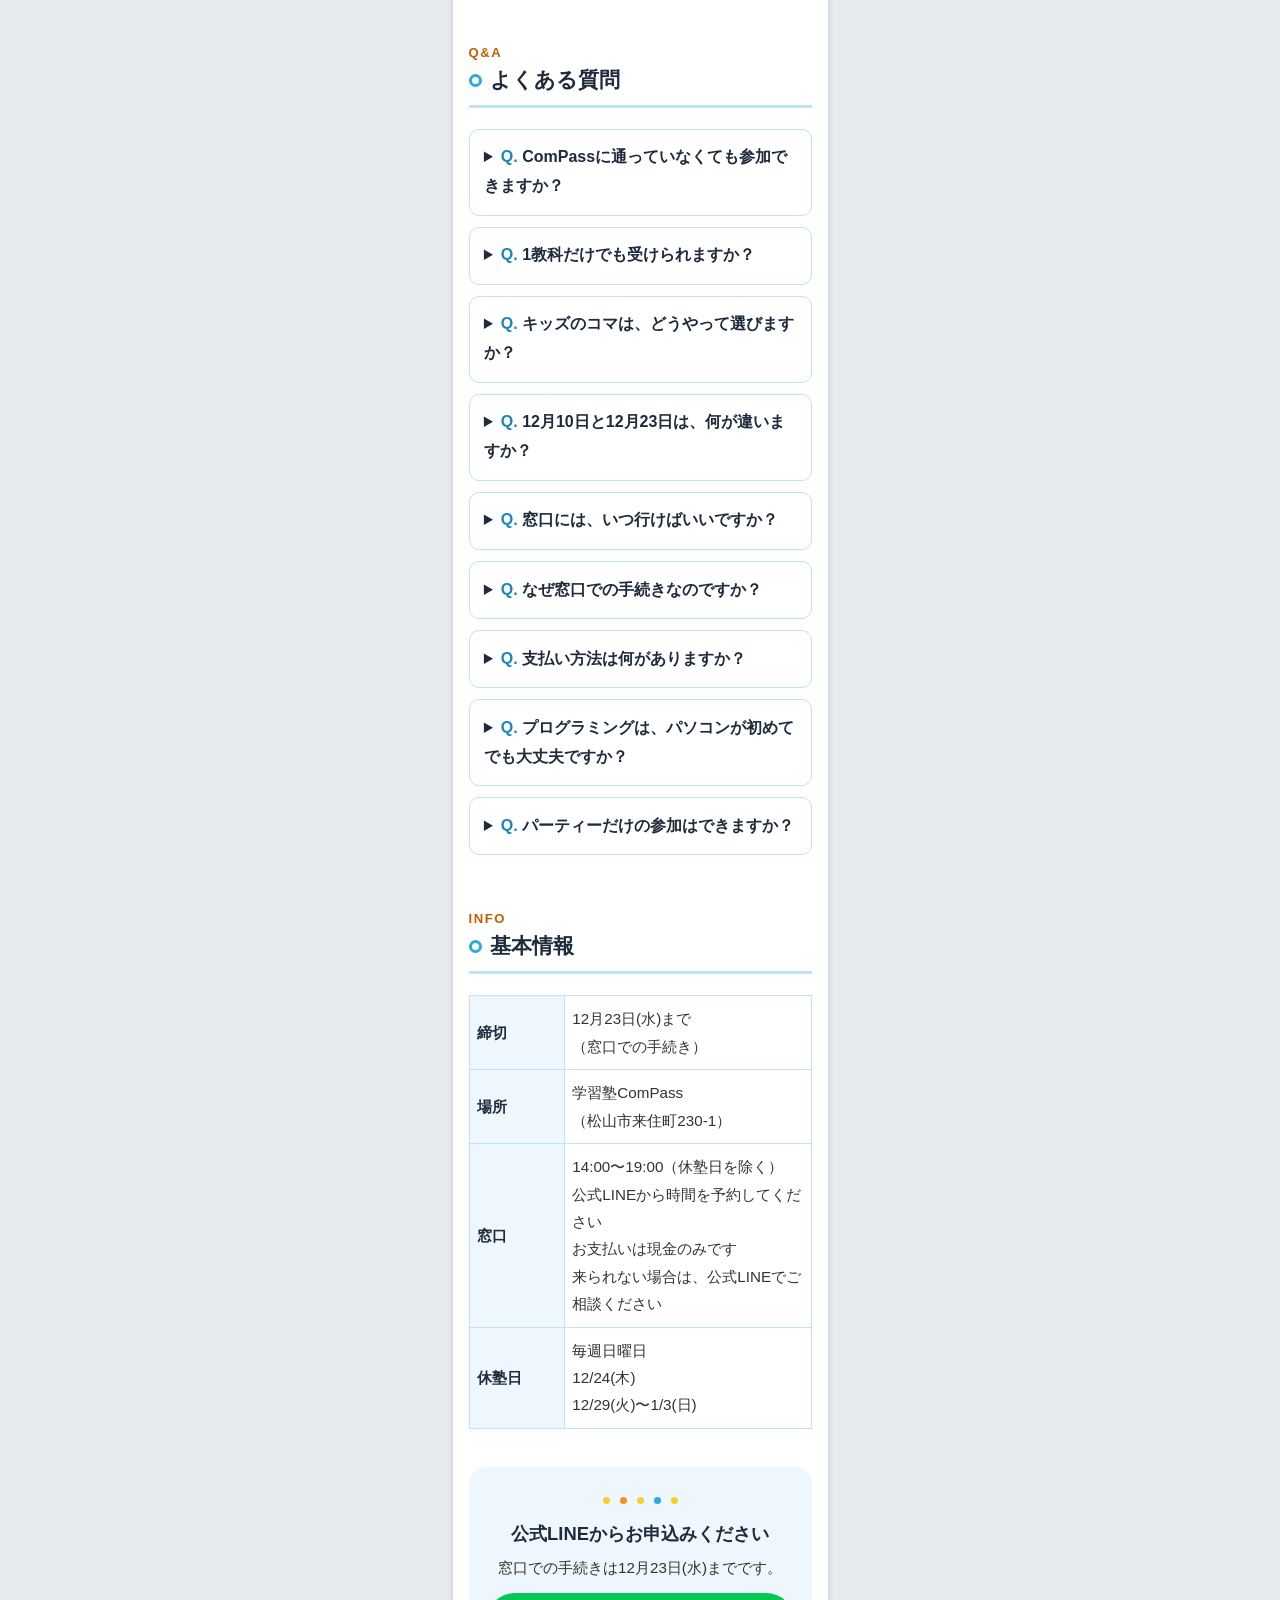
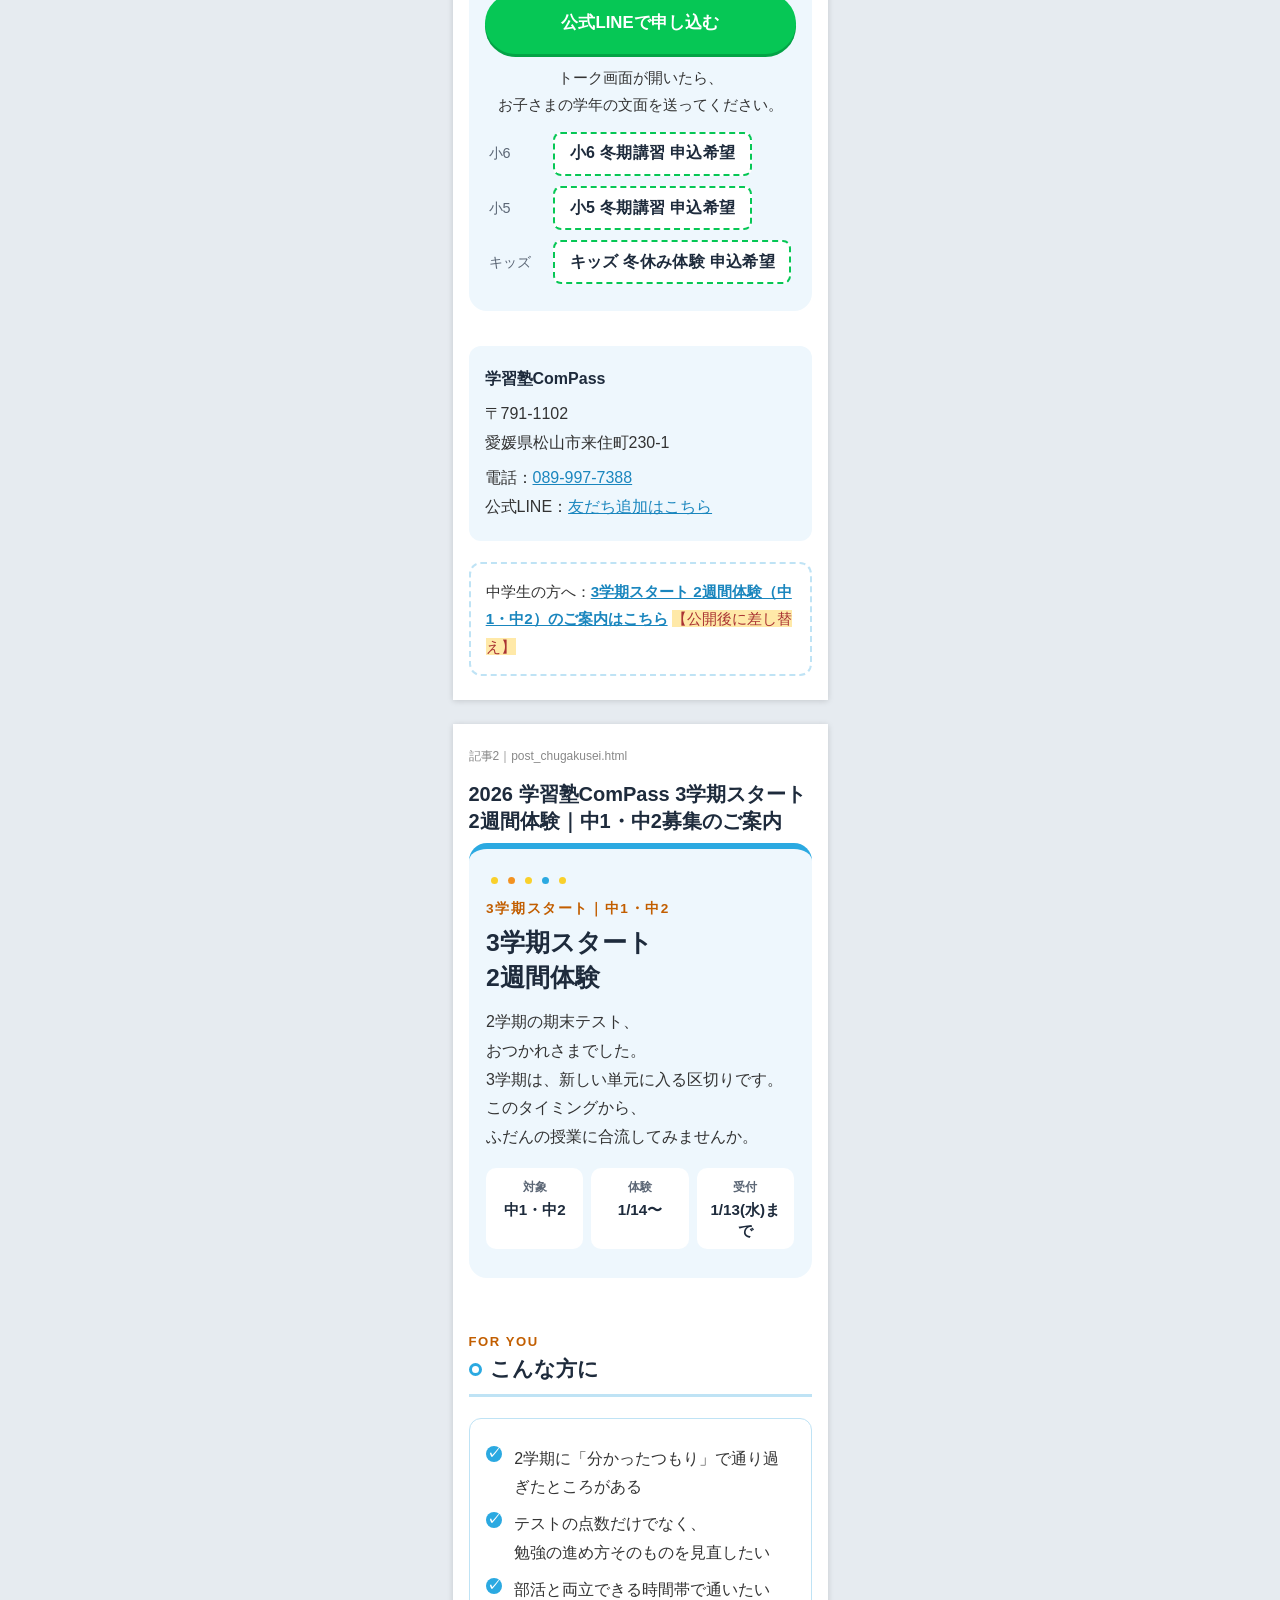
<file: news/2026-winter/preview.html>
<!doctype html>
<html lang="ja"><head><meta charset="utf-8"><meta name="viewport" content="width=device-width, initial-scale=1">
<title>冬〜3学期 記事プレビュー</title>
<style>
body{margin:0;background:#e6ebf0;font-family:"Hiragino Sans","Noto Sans JP",sans-serif;}
.bar{position:sticky;top:0;z-index:10;background:#1E2B3C;color:#fff;padding:10px 16px;display:flex;flex-wrap:wrap;gap:8px;align-items:center;font-size:14px;}
.bar button{border:0;border-radius:4px;padding:6px 12px;cursor:pointer;background:#fff;color:#1E2B3C;font-weight:bold;}
.bar button.on{background:#F9D02B;}
.frame{margin:24px auto;background:#fff;padding:24px 16px;box-sizing:border-box;box-shadow:0 1px 6px rgba(0,0,0,.15);}
.frame h1{font-size:20px;color:#1E2B3C;margin:0 0 8px;}
.label{font-size:12px;color:#888;margin:0 0 16px;}
.w375 .frame{width:375px;} .wfull .frame{max-width:1000px;}
</style></head>
<body class="w375">
<div class="bar">表示幅：
<button id="b375" class="on" onclick="setW('w375')">スマホ 375px</button>
<button id="bfull" onclick="setW('wfull')">PC</button>
<span style="margin-left:auto">記事1 → 記事2 の順に並んでいます</span></div>
<div class="frame"><p class="label">記事1｜post_shogakusei.html</p><h1>2026 学習塾ComPass 冬期講習・冬の体験｜小1〜小6募集のご案内</h1>

<div style="max-width:860px; margin:0 auto; color:#333333; font-size:16px; line-height:1.8; overflow-wrap:anywhere;">
<div style="margin:0.5em 0 1.6em; padding:1.4em 1.1em 1.2em; background:#EEF7FD; border-radius:18px; border-top:6px solid #2BA9E1;"><div style="margin:0 0 0.6em; line-height:1;"><span style="display:inline-block; width:7px; height:7px; margin:0 5px; border-radius:50%; background:#F9D02B;"></span><span style="display:inline-block; width:7px; height:7px; margin:0 5px; border-radius:50%; background:#F39221;"></span><span style="display:inline-block; width:7px; height:7px; margin:0 5px; border-radius:50%; background:#F9D02B;"></span><span style="display:inline-block; width:7px; height:7px; margin:0 5px; border-radius:50%; background:#2BA9E1;"></span><span style="display:inline-block; width:7px; height:7px; margin:0 5px; border-radius:50%; background:#F9D02B;"></span></div><p style="margin:0; color:#C25E00; font-size:0.85em; font-weight:bold; letter-spacing:0.12em;">2026 WINTER｜小学生</p><p style="margin:0.2em 0 0.5em; color:#1E2B3C; font-size:1.55em; font-weight:bold; line-height:1.4;">冬期講習・冬の体験</p><p style="margin:0 0 1em; color:#333333; line-height:1.8;">冬休みは短いですが、<br>2学期までに習ったことを<br>落ち着いて見直せる時間です。<br>新しい学年を安心して迎える準備を、<br>この冬に一緒に進めましょう。</p><div style="display:flex; flex-wrap:wrap; gap:8px; margin:0 0 0.6em;"><div style="flex:1 1 28%; min-width:5em; padding:0.5em 0.4em; background:#ffffff; border-radius:10px; text-align:center; box-sizing:border-box;"><span style="display:block; color:#5B6675; font-size:0.78em; font-weight:bold;">対象</span><span style="display:block; color:#1E2B3C; font-size:0.95em; font-weight:bold; line-height:1.4;">小1〜小6</span></div><div style="flex:1 1 28%; min-width:5em; padding:0.5em 0.4em; background:#ffffff; border-radius:10px; text-align:center; box-sizing:border-box;"><span style="display:block; color:#5B6675; font-size:0.78em; font-weight:bold;">期間</span><span style="display:block; color:#1E2B3C; font-size:0.95em; font-weight:bold; line-height:1.4;">12/25〜1/8</span></div><div style="flex:1 1 28%; min-width:5em; padding:0.5em 0.4em; background:#ffffff; border-radius:10px; text-align:center; box-sizing:border-box;"><span style="display:block; color:#5B6675; font-size:0.78em; font-weight:bold;">申込締切</span><span style="display:block; color:#1E2B3C; font-size:0.95em; font-weight:bold; line-height:1.4;">12/23(水)</span></div></div></div>
<!-- 写真1ここから：教室の様子（外観や教室全体） -->
<div style="margin:1.2em 0; padding:2.2em 1em; background:#F4F6F8; border:2px dashed #C5CDD6; border-radius:12px; color:#8A94A0; font-size:0.9em; font-weight:bold; text-align:center;">【写真1：教室の様子（外観や教室全体）】</div>
<!-- 写真1ここまで -->
<p style="margin:0.8em 0; margin:0 0 0.2em;"><strong style="color:#1E2B3C;">お子さまの学年を選んでください。</strong><br>押すと、日程・料金・申込みボタンへ移動します。</p>
<div style="display:flex; flex-wrap:wrap; gap:10px; margin:1em 0 1.4em;"><a href="#winter-sho6" style="display:block; flex:1 1 200px; min-width:0; padding:0.9em 0.9em 0.8em; background:#ffffff; border:2px solid #F39221; border-radius:14px; color:#333333 !important; text-decoration:none; box-sizing:border-box;"><span style="display:inline-block; padding:0.15em 0.7em; background:#F39221; border-radius:999px; color:#ffffff; font-size:0.9em; font-weight:bold;">小6</span><span style="display:block; margin:0.4em 0 0.2em; color:#1E2B3C; font-size:1.08em; font-weight:bold;">冬期講習</span><span style="display:block; color:#5B6675; font-size:0.88em; line-height:1.6;">英語・算数・国語から選択<br>全4日｜1教科 3,300円（税込）</span><span style="display:block; margin-top:0.5em; color:#1A86BE; font-size:0.9em; font-weight:bold;">くわしく見る ↓</span></a><a href="#winter-sho5" style="display:block; flex:1 1 200px; min-width:0; padding:0.9em 0.9em 0.8em; background:#ffffff; border:2px solid #2BA9E1; border-radius:14px; color:#333333 !important; text-decoration:none; box-sizing:border-box;"><span style="display:inline-block; padding:0.15em 0.7em; background:#2BA9E1; border-radius:999px; color:#ffffff; font-size:0.9em; font-weight:bold;">小5</span><span style="display:block; margin:0.4em 0 0.2em; color:#1E2B3C; font-size:1.08em; font-weight:bold;">冬期講習</span><span style="display:block; color:#5B6675; font-size:0.88em; line-height:1.6;">算数・国語<br>全4日｜1教科 3,300円（税込）</span><span style="display:block; margin-top:0.5em; color:#1A86BE; font-size:0.9em; font-weight:bold;">くわしく見る ↓</span></a><a href="#winter-kids" style="display:block; flex:1 1 200px; min-width:0; padding:0.9em 0.9em 0.8em; background:#ffffff; border:2px solid #E8A400; border-radius:14px; color:#333333 !important; text-decoration:none; box-sizing:border-box;"><span style="display:inline-block; padding:0.15em 0.7em; background:#E8A400; border-radius:999px; color:#ffffff; font-size:0.9em; font-weight:bold;">小1〜小4</span><span style="display:block; margin:0.4em 0 0.2em; color:#1E2B3C; font-size:1.08em; font-weight:bold;">コンパスキッズ 冬の体験</span><span style="display:block; color:#5B6675; font-size:0.88em; line-height:1.6;">4コマを選んで参加<br>全4回 5,500円（税込）</span><span style="display:block; margin-top:0.5em; color:#1A86BE; font-size:0.9em; font-weight:bold;">くわしく見る ↓</span></a></div>
<h2 style="margin:2.6em 0 1em; padding:0 0 0.45em; border:0; border-bottom:3px solid #BFE3F5; background:none; color:#1E2B3C; font-size:1.32em; line-height:1.45; position:relative;"><span style="display:block; margin:0 0 0.15em; color:#C25E00; font-size:0.62em; font-weight:bold; letter-spacing:0.12em;">CLASS</span><span style="display:inline-block; width:0.62em; height:0.62em; margin:0 0.4em 0.08em 0; border:3px solid #2BA9E1; border-radius:50%; box-sizing:border-box; vertical-align:middle;"></span>ComPassの小学部の授業</h2>
<ul style="margin:0.6em 0 1em; padding-left:1.3em;"><li style="margin:0.55em 0;"><strong style="color:#1E2B3C;">少人数の1クラス</strong><br>一人ひとりに目を配り、しっかり個別にフォローします。<br>質問しやすい環境です。</li><li style="margin:0.55em 0;"><strong style="color:#1E2B3C;">メリハリのある教室</strong><br>集中するときは集中する、遊ぶときは遊ぶ。<br>授業中は私語のない空間で、落ち着いて学べます。</li><li style="margin:0.55em 0;"><strong style="color:#1E2B3C;">初めての塾通いでも安心</strong><br>公式LINE、お知らせアプリ、登下校通知メールで、<br>ご家庭と連絡を取り合います。</li></ul>
<!-- 写真2ここから：小学部の授業の様子 -->
<div style="margin:1.2em 0; padding:2.2em 1em; background:#F4F6F8; border:2px dashed #C5CDD6; border-radius:12px; color:#8A94A0; font-size:0.9em; font-weight:bold; text-align:center;">【写真2：小学部の授業の様子】</div>
<!-- 写真2ここまで -->
<h2 style="margin:2.6em 0 1em; padding:0 0 0.45em; border:0; border-bottom:3px solid #BFE3F5; background:none; color:#1E2B3C; font-size:1.32em; line-height:1.45; position:relative;"><span style="display:block; margin:0 0 0.15em; color:#C25E00; font-size:0.62em; font-weight:bold; letter-spacing:0.12em;">EVENT</span><span style="display:inline-block; width:0.62em; height:0.62em; margin:0 0.4em 0.08em 0; border:3px solid #2BA9E1; border-radius:50%; box-sizing:border-box; vertical-align:middle;"></span>クリスマスパーティー兼オリエンテーション</h2>
<p style="margin:0.8em 0; ">講習が始まる前に、教室に来ていただける機会です。<br>先生や、一緒に講習を受ける友だちと顔を合わせておけるので、<br>初めての方も、講習の初日を気楽に迎えられます。</p>
<!-- 写真3ここから：クリスマスパーティーの様子（去年の写真など） -->
<div style="margin:1.2em 0; padding:2.2em 1em; background:#F4F6F8; border:2px dashed #C5CDD6; border-radius:12px; color:#8A94A0; font-size:0.9em; font-weight:bold; text-align:center;">【写真3：クリスマスパーティーの様子（去年の写真など）】</div>
<!-- 写真3ここまで -->
<table style="width:100%; margin:1em 0 1.2em; border-collapse:collapse; border-spacing:0; font-size:0.95em;"><tbody><tr><th style="padding:0.6em 0.5em; border:1px solid #BFE3F5; background:#EEF7FD; color:#1E2B3C; text-align:left; font-weight:bold; width:5.2em;">日時</th><td style="padding:0.6em 0.5em; border:1px solid #BFE3F5; background:#ffffff;">12月21日(月)<br>17:00〜19:00</td></tr><tr><th style="padding:0.6em 0.5em; border:1px solid #BFE3F5; background:#EEF7FD; color:#1E2B3C; text-align:left; font-weight:bold;">対象</th><td style="padding:0.6em 0.5em; border:1px solid #BFE3F5; background:#ffffff;">12月19日(土)までに、冬期講習・冬の体験の<br>窓口での手続きを終えた小学生<br>（ComPassに通っているかどうかは問いません）</td></tr><tr><th style="padding:0.6em 0.5em; border:1px solid #BFE3F5; background:#EEF7FD; color:#1E2B3C; text-align:left; font-weight:bold;">場所</th><td style="padding:0.6em 0.5em; border:1px solid #BFE3F5; background:#ffffff;">学習塾ComPass</td></tr></tbody></table>
<div style="margin:1.2em 0; padding:1.1em 1em; background:#FFF5E9; border:2px solid #F6C78F; border-radius:12px; "><p style="margin:0.8em 0; margin:0;">講習のお申込みは12月23日(水)まで受け付けます。<br>ただし、<strong style="color:#D2491E;">12月20日(日)以降に窓口で手続きされた場合は、<br>パーティーにはご参加いただけません。</strong></p><p style="margin:0.8em 0; margin:0.6em 0 0;">パーティーにも参加したい方は、<br>早めにお申込みください。</p></div>
<h2 id="winter-sho6" style="margin:2.6em 0 1em; padding:0 0 0.45em; border:0; border-bottom:3px solid #BFE3F5; background:none; color:#1E2B3C; font-size:1.32em; line-height:1.45; position:relative;"><span style="display:block; margin:0 0 0.15em; color:#C25E00; font-size:0.62em; font-weight:bold; letter-spacing:0.12em;">GRADE 6</span><span style="display:inline-block; width:0.62em; height:0.62em; margin:0 0.4em 0.08em 0; border:3px solid #2BA9E1; border-radius:50%; box-sizing:border-box; vertical-align:middle;"></span>小6｜冬期講習</h2>
<p style="margin:0.8em 0; ">中学でも必須になる、小6までの重要な単元を見直し、<br>中学入学に備えます。</p>
<div style="margin:1.2em 0; padding:1.1em 1em; background:#EEF7FD; border:1px solid #BFE3F5; border-radius:12px; "><p style="margin:0.8em 0; margin:0;"><strong style="color:#1E2B3C;">最初のテストまでに、勉強の進め方を身につけておくと、<br>中1のスタートがぐっと楽になります。</strong></p></div>
<table style="width:100%; margin:1em 0 1.2em; border-collapse:collapse; border-spacing:0; font-size:0.95em;"><tbody><tr><th style="padding:0.6em 0.5em; border:1px solid #BFE3F5; background:#EEF7FD; color:#1E2B3C; text-align:left; font-weight:bold; width:5.2em;">対象</th><td style="padding:0.6em 0.5em; border:1px solid #BFE3F5; background:#ffffff;">現在の小学6年生</td></tr><tr><th style="padding:0.6em 0.5em; border:1px solid #BFE3F5; background:#EEF7FD; color:#1E2B3C; text-align:left; font-weight:bold;">教科</th><td style="padding:0.6em 0.5em; border:1px solid #BFE3F5; background:#ffffff;">英語・算数・国語から選べます<br>（1教科から受講できます）</td></tr><tr><th style="padding:0.6em 0.5em; border:1px solid #BFE3F5; background:#EEF7FD; color:#1E2B3C; text-align:left; font-weight:bold;">日程</th><td style="padding:0.6em 0.5em; border:1px solid #BFE3F5; background:#ffffff;">全4日<br>12/26(土)・1/4(月)・1/6(水)・1/8(金)</td></tr><tr><th style="padding:0.6em 0.5em; border:1px solid #BFE3F5; background:#EEF7FD; color:#1E2B3C; text-align:left; font-weight:bold;">料金</th><td style="padding:0.6em 0.5em; border:1px solid #BFE3F5; background:#ffffff;">1教科 3,300円（税込）<br><span style="color:#C25E00; font-weight:bold;">12月10日(木)までの仮申込で 2,640円（税込）</span></td></tr></tbody></table>
<h3 style="margin:1.8em 0 0.6em; padding:0 0 0 0.6em; border:0; border-left:4px solid #F39221; background:none; color:#1E2B3C; font-size:1.1em; line-height:1.5;">学習内容</h3>
<ul style="margin:0.6em 0 1em; padding-left:1.3em;"><li style="margin:0.55em 0;"><strong style="color:#1E2B3C;">算数</strong><br>中学でも必須の、小6までの重要単元を復習します。</li><li style="margin:0.55em 0;"><strong style="color:#1E2B3C;">国語</strong><br>初めて読む文章を読み解く練習と、漢字の学習をします。</li><li style="margin:0.55em 0;"><strong style="color:#1E2B3C;">英語</strong><br>音と文法の基礎を「聞く・話す・解く」を通して学び、<br>中学の英語に備えます。</li></ul>
<h3 style="margin:1.8em 0 0.6em; padding:0 0 0 0.6em; border:0; border-left:4px solid #F39221; background:none; color:#1E2B3C; font-size:1.1em; line-height:1.5;">時間割</h3>
<p style="margin:0.8em 0; margin:0 0 0.6em; font-size:0.95em;"><strong style="color:#D2491E;">1/8(金)だけ、時間が変わります。</strong></p>
<table style="width:100%; margin:0 0 1em; border-collapse:collapse; border-spacing:0; font-size:0.92em;"><thead><tr><th style="padding:0.6em 0.5em; border:1px solid #BFE3F5; background:#EEF7FD; color:#1E2B3C; text-align:left; font-weight:bold; padding:0.55em 0.35em;">教科</th><th style="padding:0.6em 0.5em; border:1px solid #BFE3F5; background:#EEF7FD; color:#1E2B3C; text-align:left; font-weight:bold; padding:0.55em 0.35em;">12/26(土)<br>1/4(月)<br>1/6(水)</th><th style="padding:0.6em 0.5em; border:1px solid #BFE3F5; background:#EEF7FD; color:#1E2B3C; text-align:left; font-weight:bold; background:#FFF5E9; color:#C25E00; padding:0.55em 0.35em;">1/8(金)<br>のみ</th></tr></thead><tbody><tr><td style="padding:0.6em 0.5em; border:1px solid #BFE3F5; background:#ffffff; font-weight:bold; padding:0.55em 0.35em;">英語</td><td style="padding:0.6em 0.5em; border:1px solid #BFE3F5; background:#ffffff; padding:0.55em 0.35em;">13:20〜14:00</td><td style="padding:0.6em 0.5em; border:1px solid #BFE3F5; background:#ffffff; background:#FFFBF4; padding:0.55em 0.35em;">14:05〜14:45</td></tr><tr><td style="padding:0.6em 0.5em; border:1px solid #BFE3F5; background:#ffffff; font-weight:bold; padding:0.55em 0.35em;">算数</td><td style="padding:0.6em 0.5em; border:1px solid #BFE3F5; background:#ffffff; padding:0.55em 0.35em;">14:05〜14:45</td><td style="padding:0.6em 0.5em; border:1px solid #BFE3F5; background:#ffffff; background:#FFFBF4; padding:0.55em 0.35em;">14:50〜15:30</td></tr><tr><td style="padding:0.6em 0.5em; border:1px solid #BFE3F5; background:#ffffff; font-weight:bold; padding:0.55em 0.35em;">国語</td><td style="padding:0.6em 0.5em; border:1px solid #BFE3F5; background:#ffffff; padding:0.55em 0.35em;">14:50〜15:30</td><td style="padding:0.6em 0.5em; border:1px solid #BFE3F5; background:#ffffff; background:#FFFBF4; padding:0.55em 0.35em;">15:35〜16:15</td></tr></tbody></table>
<p style="margin:0.5em 0; color:#5B6675; font-size:0.9em;">※1回40分×4回。1教科あたり合計160分です。</p>
<h3 style="margin:1.8em 0 0.6em; padding:0 0 0 0.6em; border:0; border-left:4px solid #F39221; background:none; color:#1E2B3C; font-size:1.1em; line-height:1.5;">冬期講習のあとは</h3>
<div style="margin:1.2em 0;"><div style="display:flex; gap:12px; align-items:flex-start; margin:0 0 0.9em;"><div style="flex:0 0 2.1em; height:2.1em; border-radius:50%; background:#2BA9E1; color:#ffffff; font-weight:bold; text-align:center; line-height:2.1em;">1</div><div style="flex:1 1 auto; min-width:0; padding-top:0.15em;"><span style="display:block; color:#1E2B3C; font-weight:bold;">講習の最終日</span><span style="display:block; color:#333333; font-size:0.95em;">面談の日程を決めます。</span></div></div><div style="display:flex; gap:12px; align-items:flex-start; margin:0 0 0.9em;"><div style="flex:0 0 2.1em; height:2.1em; border-radius:50%; background:#2BA9E1; color:#ffffff; font-weight:bold; text-align:center; line-height:2.1em;">2</div><div style="flex:1 1 auto; min-width:0; padding-top:0.15em;"><span style="display:block; color:#1E2B3C; font-weight:bold;">1月の面談</span><span style="display:block; color:#333333; font-size:0.95em;">講習中の様子をお伝えし、<br>中学に向けた準備についてご相談します。</span></div></div><div style="display:flex; gap:12px; align-items:flex-start; margin:0 0 0.9em;"><div style="flex:0 0 2.1em; height:2.1em; border-radius:50%; background:#2BA9E1; color:#ffffff; font-weight:bold; text-align:center; line-height:2.1em;">3</div><div style="flex:1 1 auto; min-width:0; padding-top:0.15em;"><span style="display:block; color:#1E2B3C; font-weight:bold;">中学準備の講座</span><span style="display:block; color:#333333; font-size:0.95em;">冬期のあとに、中学準備の講座も予定しています。<br>冬期講習を受けた方は、席を優先して確保します。</span></div></div></div>
<div style="margin:1.8em 0; padding:1.3em 1em 1.1em; background:#F3FBF6; border:2px solid #BDE8CF; border-radius:14px; text-align:center;"><p style="margin:0 0 0.8em; color:#1E2B3C; font-weight:bold;">小6の冬期講習は、こちらからお申込みください。</p><a href="https://cuiy3qe5.autosns.app/line" target="_blank" rel="noopener noreferrer" style="display:block; width:100%; max-width:360px; margin:0 auto 0.8em; padding:0.95em 1em; background:#06C755; border-radius:999px; box-shadow:0 3px 0 #04A346; color:#ffffff !important; font-size:1.08em; font-weight:bold; text-decoration:none; text-align:center; box-sizing:border-box;">小6｜LINEで申し込む</a><p style="margin:0; color:#333333; font-size:0.92em;">トーク画面が開いたら、<br>次の文面を送ってください。<br><span style="display:inline-block; margin:0.3em 0 0; padding:0.35em 0.9em; background:#ffffff; border:2px dashed #06C755; border-radius:8px; color:#1E2B3C; font-weight:bold; letter-spacing:0.02em;">小6 冬期講習 申込希望</span></p></div>
<h2 id="winter-sho5" style="margin:2.6em 0 1em; padding:0 0 0.45em; border:0; border-bottom:3px solid #BFE3F5; background:none; color:#1E2B3C; font-size:1.32em; line-height:1.45; position:relative;"><span style="display:block; margin:0 0 0.15em; color:#C25E00; font-size:0.62em; font-weight:bold; letter-spacing:0.12em;">GRADE 5</span><span style="display:inline-block; width:0.62em; height:0.62em; margin:0 0.4em 0.08em 0; border:3px solid #2BA9E1; border-radius:50%; box-sizing:border-box; vertical-align:middle;"></span>小5｜冬期講習</h2>
<p style="margin:0.8em 0; ">2学期の内容を復習して、算数・国語の基礎を固めます。<br>自信をもって3学期の総まとめに取り組めるようにします。</p>
<table style="width:100%; margin:1em 0 1.2em; border-collapse:collapse; border-spacing:0; font-size:0.95em;"><tbody><tr><th style="padding:0.6em 0.5em; border:1px solid #BFE3F5; background:#EEF7FD; color:#1E2B3C; text-align:left; font-weight:bold; width:5.2em;">対象</th><td style="padding:0.6em 0.5em; border:1px solid #BFE3F5; background:#ffffff;">現在の小学5年生</td></tr><tr><th style="padding:0.6em 0.5em; border:1px solid #BFE3F5; background:#EEF7FD; color:#1E2B3C; text-align:left; font-weight:bold;">教科</th><td style="padding:0.6em 0.5em; border:1px solid #BFE3F5; background:#ffffff;">算数・国語<br>（1教科から受講できます）</td></tr><tr><th style="padding:0.6em 0.5em; border:1px solid #BFE3F5; background:#EEF7FD; color:#1E2B3C; text-align:left; font-weight:bold;">日程</th><td style="padding:0.6em 0.5em; border:1px solid #BFE3F5; background:#ffffff;">全4日<br>12/25(金)・12/28(月)・1/5(火)・1/7(木)</td></tr><tr><th style="padding:0.6em 0.5em; border:1px solid #BFE3F5; background:#EEF7FD; color:#1E2B3C; text-align:left; font-weight:bold;">時間</th><td style="padding:0.6em 0.5em; border:1px solid #BFE3F5; background:#ffffff;">4日とも同じ時間です<br>算数 14:05〜14:45<br>国語 14:50〜15:30</td></tr><tr><th style="padding:0.6em 0.5em; border:1px solid #BFE3F5; background:#EEF7FD; color:#1E2B3C; text-align:left; font-weight:bold;">料金</th><td style="padding:0.6em 0.5em; border:1px solid #BFE3F5; background:#ffffff;">1教科 3,300円（税込）<br><span style="color:#C25E00; font-weight:bold;">12月10日(木)までの仮申込で 2,640円（税込）</span></td></tr></tbody></table>
<h3 style="margin:1.8em 0 0.6em; padding:0 0 0 0.6em; border:0; border-left:4px solid #F39221; background:none; color:#1E2B3C; font-size:1.1em; line-height:1.5;">学習内容</h3>
<ul style="margin:0.6em 0 1em; padding-left:1.3em;"><li style="margin:0.55em 0;"><strong style="color:#1E2B3C;">算数</strong><br>2学期の内容を復習し、算数の基礎を強化します。</li><li style="margin:0.55em 0;"><strong style="color:#1E2B3C;">国語</strong><br>初めて読む文章を読み解く練習と、漢字の学習をします。</li></ul>
<p style="margin:0.5em 0; color:#5B6675; font-size:0.9em;">※1回40分×4回。1教科あたり合計160分です。</p>
<h3 style="margin:1.8em 0 0.6em; padding:0 0 0 0.6em; border:0; border-left:4px solid #F39221; background:none; color:#1E2B3C; font-size:1.1em; line-height:1.5;">冬期講習のあとは</h3>
<div style="margin:1.2em 0;"><div style="display:flex; gap:12px; align-items:flex-start; margin:0 0 0.9em;"><div style="flex:0 0 2.1em; height:2.1em; border-radius:50%; background:#2BA9E1; color:#ffffff; font-weight:bold; text-align:center; line-height:2.1em;">1</div><div style="flex:1 1 auto; min-width:0; padding-top:0.15em;"><span style="display:block; color:#1E2B3C; font-weight:bold;">講習の最終日</span><span style="display:block; color:#333333; font-size:0.95em;">面談の日程を決めます。</span></div></div><div style="display:flex; gap:12px; align-items:flex-start; margin:0 0 0.9em;"><div style="flex:0 0 2.1em; height:2.1em; border-radius:50%; background:#2BA9E1; color:#ffffff; font-weight:bold; text-align:center; line-height:2.1em;">2</div><div style="flex:1 1 auto; min-width:0; padding-top:0.15em;"><span style="display:block; color:#1E2B3C; font-weight:bold;">面談</span><span style="display:block; color:#333333; font-size:0.95em;">講習中の様子をもとに、<br>4月からの小学部についてご案内します。</span></div></div></div>
<div style="margin:1.8em 0; padding:1.3em 1em 1.1em; background:#F3FBF6; border:2px solid #BDE8CF; border-radius:14px; text-align:center;"><p style="margin:0 0 0.8em; color:#1E2B3C; font-weight:bold;">小5の冬期講習は、こちらからお申込みください。</p><a href="https://cuiy3qe5.autosns.app/line" target="_blank" rel="noopener noreferrer" style="display:block; width:100%; max-width:360px; margin:0 auto 0.8em; padding:0.95em 1em; background:#06C755; border-radius:999px; box-shadow:0 3px 0 #04A346; color:#ffffff !important; font-size:1.08em; font-weight:bold; text-decoration:none; text-align:center; box-sizing:border-box;">小5｜LINEで申し込む</a><p style="margin:0; color:#333333; font-size:0.92em;">トーク画面が開いたら、<br>次の文面を送ってください。<br><span style="display:inline-block; margin:0.3em 0 0; padding:0.35em 0.9em; background:#ffffff; border:2px dashed #06C755; border-radius:8px; color:#1E2B3C; font-weight:bold; letter-spacing:0.02em;">小5 冬期講習 申込希望</span></p></div>
<h2 id="winter-kids" style="margin:2.6em 0 1em; padding:0 0 0.45em; border:0; border-bottom:3px solid #BFE3F5; background:none; color:#1E2B3C; font-size:1.32em; line-height:1.45; position:relative;"><span style="display:block; margin:0 0 0.15em; color:#C25E00; font-size:0.62em; font-weight:bold; letter-spacing:0.12em;">KIDS</span><span style="display:inline-block; width:0.62em; height:0.62em; margin:0 0.4em 0.08em 0; border:3px solid #2BA9E1; border-radius:50%; box-sizing:border-box; vertical-align:middle;"></span>コンパスキッズ（小1〜小4）｜冬の体験</h2>
<p style="margin:0.8em 0; ">コンパスキッズは、小1〜小4を対象にした<br><strong style="color:#1E2B3C;">「算国」×「マイクラ」×「速読」</strong>で、<br>自ら学ぶ力を育てるプログラムです。</p>
<p style="margin:0.8em 0; ">冬休みは、ふだんの授業を体験できる<br>「冬の体験（全4回）」として募集します。<br>開講しているコマの中から、4コマを選んで参加できます。</p>
<h3 style="margin:1.8em 0 0.6em; padding:0 0 0 0.6em; border:0; border-left:4px solid #F39221; background:none; color:#1E2B3C; font-size:1.1em; line-height:1.5;">体験できる内容</h3>
<ul style="margin:0.6em 0 1em; padding-left:1.3em;"><li style="margin:0.55em 0;"><strong style="color:#1E2B3C;">算国（さんこく）</strong><br>お子さまの「今の実力」からスタートします。<br>計算だけでなく、文章題や図形、漢字・語彙も学びます。<br>鉛筆の持ち方や、自分で丸つけをすることなど、<br>「勉強の型」も身につけます。</li><li style="margin:0.55em 0;"><strong style="color:#1E2B3C;">マイクラでプログラミング</strong><br>「マインクラフト」を教材に、<br>試行錯誤しながら考える力を育てます。<br>マウスの持ち方から教えるので、パソコンが初めてでも大丈夫です。<br>パソコンの台数の関係で、各コマ5名までです。</li><li style="margin:0.55em 0;"><strong style="color:#1E2B3C;">速読脳トレ</strong><br>すべての授業に、10分間の速読トレーニングが入っています。<br>集中力や、情報を処理する力を鍛えます。</li></ul>
<p style="margin:0.5em 0; color:#5B6675; font-size:0.9em;">※1コマ60分の中で、「算国＋速読」または<br>「プログラミング＋速読」を選んで受講します。</p>
<!-- 写真4ここから：コンパスキッズの授業の様子（算国やマイクラ） -->
<div style="margin:1.2em 0; padding:2.2em 1em; background:#F4F6F8; border:2px dashed #C5CDD6; border-radius:12px; color:#8A94A0; font-size:0.9em; font-weight:bold; text-align:center;">【写真4：コンパスキッズの授業の様子（算国やマイクラ）】</div>
<!-- 写真4ここまで -->
<table style="width:100%; margin:1em 0 1.2em; border-collapse:collapse; border-spacing:0; font-size:0.95em;"><tbody><tr><th style="padding:0.6em 0.5em; border:1px solid #BFE3F5; background:#EEF7FD; color:#1E2B3C; text-align:left; font-weight:bold; width:5.2em;">対象</th><td style="padding:0.6em 0.5em; border:1px solid #BFE3F5; background:#ffffff;">小学1年生〜小学4年生</td></tr><tr><th style="padding:0.6em 0.5em; border:1px solid #BFE3F5; background:#EEF7FD; color:#1E2B3C; text-align:left; font-weight:bold;">時間</th><td style="padding:0.6em 0.5em; border:1px solid #BFE3F5; background:#ffffff;">コマ① 11:00〜12:00<br>コマ② 13:00〜14:00</td></tr><tr><th style="padding:0.6em 0.5em; border:1px solid #BFE3F5; background:#EEF7FD; color:#1E2B3C; text-align:left; font-weight:bold;">受け方</th><td style="padding:0.6em 0.5em; border:1px solid #BFE3F5; background:#ffffff;">下の開講日の中から、4コマを選びます</td></tr><tr><th style="padding:0.6em 0.5em; border:1px solid #BFE3F5; background:#EEF7FD; color:#1E2B3C; text-align:left; font-weight:bold;">料金</th><td style="padding:0.6em 0.5em; border:1px solid #BFE3F5; background:#ffffff;">冬の体験（全4回）5,500円（税込）<br><span style="color:#C25E00; font-weight:bold;">12月10日(木)までの仮申込で 4,400円（税込）</span></td></tr></tbody></table>
<h3 style="margin:1.8em 0 0.6em; padding:0 0 0 0.6em; border:0; border-left:4px solid #F39221; background:none; color:#1E2B3C; font-size:1.1em; line-height:1.5;">開講日</h3>
<table style="width:100%; margin:0 0 1em; border-collapse:collapse; border-spacing:0; font-size:0.92em;"><thead><tr><th style="padding:0.6em 0.5em; border:1px solid #BFE3F5; background:#EEF7FD; color:#1E2B3C; text-align:left; font-weight:bold; text-align:center; padding:0.55em 0.35em;">日付</th><th style="padding:0.6em 0.5em; border:1px solid #BFE3F5; background:#EEF7FD; color:#1E2B3C; text-align:left; font-weight:bold; text-align:center; padding:0.55em 0.35em;">コマ①<br>11:00〜12:00</th><th style="padding:0.6em 0.5em; border:1px solid #BFE3F5; background:#EEF7FD; color:#1E2B3C; text-align:left; font-weight:bold; text-align:center; padding:0.55em 0.35em;">コマ②<br>13:00〜14:00</th></tr></thead><tbody><tr><td style="padding:0.6em 0.5em; border:1px solid #BFE3F5; background:#ffffff; text-align:center; font-weight:bold; padding:0.55em 0.35em;">12/26(土)</td><td style="padding:0.6em 0.5em; border:1px solid #BFE3F5; background:#ffffff; text-align:center; padding:0.55em 0.35em;">○</td><td style="padding:0.6em 0.5em; border:1px solid #BFE3F5; background:#ffffff; text-align:center; padding:0.55em 0.35em;">○</td></tr><tr><td style="padding:0.6em 0.5em; border:1px solid #BFE3F5; background:#ffffff; text-align:center; font-weight:bold; padding:0.55em 0.35em;">12/28(月)</td><td style="padding:0.6em 0.5em; border:1px solid #BFE3F5; background:#ffffff; text-align:center; padding:0.55em 0.35em;">○</td><td style="padding:0.6em 0.5em; border:1px solid #BFE3F5; background:#ffffff; text-align:center; padding:0.55em 0.35em;">○</td></tr><tr><td style="padding:0.6em 0.5em; border:1px solid #BFE3F5; background:#ffffff; text-align:center; font-weight:bold; padding:0.55em 0.35em;">1/4(月)</td><td style="padding:0.6em 0.5em; border:1px solid #BFE3F5; background:#ffffff; text-align:center; padding:0.55em 0.35em;">○</td><td style="padding:0.6em 0.5em; border:1px solid #BFE3F5; background:#ffffff; text-align:center; padding:0.55em 0.35em;">○</td></tr><tr><td style="padding:0.6em 0.5em; border:1px solid #BFE3F5; background:#ffffff; text-align:center; font-weight:bold; padding:0.55em 0.35em;">1/5(火)</td><td style="padding:0.6em 0.5em; border:1px solid #BFE3F5; background:#ffffff; text-align:center; padding:0.55em 0.35em;">○</td><td style="padding:0.6em 0.5em; border:1px solid #BFE3F5; background:#ffffff; text-align:center; padding:0.55em 0.35em;">○</td></tr><tr><td style="padding:0.6em 0.5em; border:1px solid #BFE3F5; background:#ffffff; text-align:center; font-weight:bold; padding:0.55em 0.35em;">1/6(水)</td><td style="padding:0.6em 0.5em; border:1px solid #BFE3F5; background:#ffffff; text-align:center; padding:0.55em 0.35em;">○</td><td style="padding:0.6em 0.5em; border:1px solid #BFE3F5; background:#ffffff; text-align:center; padding:0.55em 0.35em;">○</td></tr><tr><td style="padding:0.6em 0.5em; border:1px solid #BFE3F5; background:#ffffff; text-align:center; font-weight:bold; padding:0.55em 0.35em;">1/7(木)</td><td style="padding:0.6em 0.5em; border:1px solid #BFE3F5; background:#ffffff; text-align:center; padding:0.55em 0.35em;">○</td><td style="padding:0.6em 0.5em; border:1px solid #BFE3F5; background:#ffffff; text-align:center; padding:0.55em 0.35em;">○</td></tr><tr><td style="padding:0.6em 0.5em; border:1px solid #BFE3F5; background:#ffffff; text-align:center; font-weight:bold; padding:0.55em 0.35em;">1/8(金)</td><td style="padding:0.6em 0.5em; border:1px solid #BFE3F5; background:#ffffff; text-align:center; color:#A0A8B3; padding:0.55em 0.35em;">―</td><td style="padding:0.6em 0.5em; border:1px solid #BFE3F5; background:#ffffff; text-align:center; padding:0.55em 0.35em;">○</td></tr></tbody></table>
<p style="margin:0.5em 0; color:#5B6675; font-size:0.9em;">※1/8(金)は午後のみ（13:00〜14:00）です。<br>※コマごとの空き状況は、LINEをいただいたあとにご連絡します。</p>
<div style="margin:1.8em 0; padding:1.3em 1em 1.1em; background:#F3FBF6; border:2px solid #BDE8CF; border-radius:14px; text-align:center;"><p style="margin:0 0 0.8em; color:#1E2B3C; font-weight:bold;">キッズの冬の体験は、こちらからお申込みください。</p><a href="https://cuiy3qe5.autosns.app/line" target="_blank" rel="noopener noreferrer" style="display:block; width:100%; max-width:360px; margin:0 auto 0.8em; padding:0.95em 1em; background:#06C755; border-radius:999px; box-shadow:0 3px 0 #04A346; color:#ffffff !important; font-size:1.08em; font-weight:bold; text-decoration:none; text-align:center; box-sizing:border-box;">キッズ｜LINEで申し込む</a><p style="margin:0; color:#333333; font-size:0.92em;">トーク画面が開いたら、<br>次の文面を送ってください。<br><span style="display:inline-block; margin:0.3em 0 0; padding:0.35em 0.9em; background:#ffffff; border:2px dashed #06C755; border-radius:8px; color:#1E2B3C; font-weight:bold; letter-spacing:0.02em;">キッズ 冬休み体験 申込希望</span></p></div>
<h2 style="margin:2.6em 0 1em; padding:0 0 0.45em; border:0; border-bottom:3px solid #BFE3F5; background:none; color:#1E2B3C; font-size:1.32em; line-height:1.45; position:relative;"><span style="display:block; margin:0 0 0.15em; color:#C25E00; font-size:0.62em; font-weight:bold; letter-spacing:0.12em;">PRICE</span><span style="display:inline-block; width:0.62em; height:0.62em; margin:0 0.4em 0.08em 0; border:3px solid #2BA9E1; border-radius:50%; box-sizing:border-box; vertical-align:middle;"></span>料金一覧</h2>
<p style="margin:0.8em 0; margin:0 0 0.6em; font-size:0.95em;">料金はすべて税込です。<br>教材費・プリント代なども含まれています。</p>
<table style="width:100%; margin:0 0 1em; border-collapse:collapse; border-spacing:0; font-size:0.88em;"><thead><tr><th style="padding:0.6em 0.5em; border:1px solid #BFE3F5; background:#EEF7FD; color:#1E2B3C; text-align:left; font-weight:bold; padding:0.55em 0.35em;">学年・科目</th><th style="padding:0.6em 0.5em; border:1px solid #BFE3F5; background:#EEF7FD; color:#1E2B3C; text-align:left; font-weight:bold; padding:0.55em 0.35em;">時間</th><th style="padding:0.6em 0.5em; border:1px solid #BFE3F5; background:#EEF7FD; color:#1E2B3C; text-align:left; font-weight:bold; padding:0.55em 0.35em;">授業料</th><th style="padding:0.6em 0.5em; border:1px solid #BFE3F5; background:#EEF7FD; color:#1E2B3C; text-align:left; font-weight:bold; background:#FFF5E9; color:#C25E00; padding:0.55em 0.35em;">12/10(木)<br>までの<br>仮申込</th></tr></thead><tbody><tr><td style="padding:0.6em 0.5em; border:1px solid #BFE3F5; background:#ffffff; font-weight:bold; padding:0.55em 0.35em;">キッズ<br>冬の体験<br>（全4回）</td><td style="padding:0.6em 0.5em; border:1px solid #BFE3F5; background:#ffffff; padding:0.55em 0.35em;">11:00〜<br>12:00<br>または<br>13:00〜<br>14:00</td><td style="padding:0.6em 0.5em; border:1px solid #BFE3F5; background:#ffffff; padding:0.55em 0.35em;">5,500円</td><td style="padding:0.6em 0.5em; border:1px solid #BFE3F5; background:#ffffff; background:#FFFBF4; padding:0.55em 0.35em;">4,400円</td></tr><tr><td style="padding:0.6em 0.5em; border:1px solid #BFE3F5; background:#ffffff; font-weight:bold; padding:0.55em 0.35em;">小5<br>算数</td><td style="padding:0.6em 0.5em; border:1px solid #BFE3F5; background:#ffffff; padding:0.55em 0.35em;">14:05〜<br>14:45</td><td style="padding:0.6em 0.5em; border:1px solid #BFE3F5; background:#ffffff; padding:0.55em 0.35em;">3,300円</td><td style="padding:0.6em 0.5em; border:1px solid #BFE3F5; background:#ffffff; background:#FFFBF4; padding:0.55em 0.35em;">2,640円</td></tr><tr><td style="padding:0.6em 0.5em; border:1px solid #BFE3F5; background:#ffffff; font-weight:bold; padding:0.55em 0.35em;">小5<br>国語</td><td style="padding:0.6em 0.5em; border:1px solid #BFE3F5; background:#ffffff; padding:0.55em 0.35em;">14:50〜<br>15:30</td><td style="padding:0.6em 0.5em; border:1px solid #BFE3F5; background:#ffffff; padding:0.55em 0.35em;">3,300円</td><td style="padding:0.6em 0.5em; border:1px solid #BFE3F5; background:#ffffff; background:#FFFBF4; padding:0.55em 0.35em;">2,640円</td></tr><tr><td style="padding:0.6em 0.5em; border:1px solid #BFE3F5; background:#ffffff; font-weight:bold; padding:0.55em 0.35em;">小6<br>英語</td><td style="padding:0.6em 0.5em; border:1px solid #BFE3F5; background:#ffffff; padding:0.55em 0.35em;">13:20〜<br>14:00</td><td style="padding:0.6em 0.5em; border:1px solid #BFE3F5; background:#ffffff; padding:0.55em 0.35em;">3,300円</td><td style="padding:0.6em 0.5em; border:1px solid #BFE3F5; background:#ffffff; background:#FFFBF4; padding:0.55em 0.35em;">2,640円</td></tr><tr><td style="padding:0.6em 0.5em; border:1px solid #BFE3F5; background:#ffffff; font-weight:bold; padding:0.55em 0.35em;">小6<br>算数</td><td style="padding:0.6em 0.5em; border:1px solid #BFE3F5; background:#ffffff; padding:0.55em 0.35em;">14:05〜<br>14:45</td><td style="padding:0.6em 0.5em; border:1px solid #BFE3F5; background:#ffffff; padding:0.55em 0.35em;">3,300円</td><td style="padding:0.6em 0.5em; border:1px solid #BFE3F5; background:#ffffff; background:#FFFBF4; padding:0.55em 0.35em;">2,640円</td></tr><tr><td style="padding:0.6em 0.5em; border:1px solid #BFE3F5; background:#ffffff; font-weight:bold; padding:0.55em 0.35em;">小6<br>国語</td><td style="padding:0.6em 0.5em; border:1px solid #BFE3F5; background:#ffffff; padding:0.55em 0.35em;">14:50〜<br>15:30</td><td style="padding:0.6em 0.5em; border:1px solid #BFE3F5; background:#ffffff; padding:0.55em 0.35em;">3,300円</td><td style="padding:0.6em 0.5em; border:1px solid #BFE3F5; background:#ffffff; background:#FFFBF4; padding:0.55em 0.35em;">2,640円</td></tr></tbody></table>
<p style="margin:0.5em 0; color:#5B6675; font-size:0.9em;">※小5・小6は1教科あたり、40分×4回（合計160分）です。<br>※表の時間は基本の時間です。<strong>小6は1/8(金)のみ時間が変わります</strong>（小6の時間割をご覧ください）。<br>※12月10日(木)までに、公式LINEで仮申込をした方が<br>右の列の料金になります。<br>お申込みの締切は12月23日(水)です。</p>
<!-- 特典ここから -->

<h2 style="margin:2.6em 0 1em; padding:0 0 0.45em; border:0; border-bottom:3px solid #BFE3F5; background:none; color:#1E2B3C; font-size:1.32em; line-height:1.45; position:relative;"><span style="display:block; margin:0 0 0.15em; color:#C25E00; font-size:0.62em; font-weight:bold; letter-spacing:0.12em;">BENEFIT</span><span style="display:inline-block; width:0.62em; height:0.62em; margin:0 0.4em 0.08em 0; border:3px solid #2BA9E1; border-radius:50%; box-sizing:border-box; vertical-align:middle;"></span>冬の特典</h2>
<div style="margin:1.2em 0; padding:1.1em 1em; background:#FFF5E9; border:2px solid #F6C78F; border-radius:12px; "><p style="margin:0.8em 0; margin:0 0 1em;"><span style="display:inline-block; padding:0.1em 0.6em; background:#F39221; border-radius:999px; color:#fff; font-size:0.85em; font-weight:bold;">全学年</span><br><strong style="color:#1E2B3C; font-size:1.05em;">入会金が半額</strong><br>冬期講習・冬の体験を受けたあとに入会される場合、<br>入会金が半額になります。<br><!-- 入会金半額 期限 要確認 --><span style="background:#ffe9a8; color:#a33;">【要確認：入会の期限】</span></p><p style="margin:0.8em 0; margin:0 0 1em;"><span style="display:inline-block; padding:0.1em 0.6em; background:#F39221; border-radius:999px; color:#fff; font-size:0.85em; font-weight:bold;">小6</span><br><strong style="color:#1E2B3C; font-size:1.05em;">中学準備講座の席を優先して確保</strong><br>冬期講習を受けた方は、冬期のあとに予定している<br>中学準備講座の席を優先して確保します。</p><p style="margin:0.8em 0; margin:0;"><span style="display:inline-block; padding:0.1em 0.6em; background:#F39221; border-radius:999px; color:#fff; font-size:0.85em; font-weight:bold;">12/10(木)まで</span><br><strong style="color:#1E2B3C; font-size:1.05em;">早期申込の料金</strong><br>12月10日(木)までに公式LINEで仮申込をすると、<br>料金一覧の右の列の金額になります。</p></div>
<!-- 特典ここまで -->

<!-- 残席ここから -->
<h2 style="margin:2.6em 0 1em; padding:0 0 0.45em; border:0; border-bottom:3px solid #BFE3F5; background:none; color:#1E2B3C; font-size:1.32em; line-height:1.45; position:relative;"><span style="display:block; margin:0 0 0.15em; color:#C25E00; font-size:0.62em; font-weight:bold; letter-spacing:0.12em;">STATUS</span><span style="display:inline-block; width:0.62em; height:0.62em; margin:0 0.4em 0.08em 0; border:3px solid #2BA9E1; border-radius:50%; box-sizing:border-box; vertical-align:middle;"></span>受付状況</h2><div style="margin:1.2em 0; padding:1.1em 1em; background:#EEF7FD; border:1px solid #BFE3F5; border-radius:12px; "><p style="margin:0.8em 0; margin:0;">受付状況は、決まり次第この欄でお知らせします。<br>今の空き状況は、公式LINEからお問い合わせください。</p></div>
<!-- 残席ここまで -->

<h2 style="margin:2.6em 0 1em; padding:0 0 0.45em; border:0; border-bottom:3px solid #BFE3F5; background:none; color:#1E2B3C; font-size:1.32em; line-height:1.45; position:relative;"><span style="display:block; margin:0 0 0.15em; color:#C25E00; font-size:0.62em; font-weight:bold; letter-spacing:0.12em;">SCHEDULE</span><span style="display:inline-block; width:0.62em; height:0.62em; margin:0 0.4em 0.08em 0; border:3px solid #2BA9E1; border-radius:50%; box-sizing:border-box; vertical-align:middle;"></span>日程と締切</h2>
<div style="margin:1.2em 0; padding:1.1em 1em; background:#ffffff; border:1px solid #BFE3F5; border-radius:12px; padding:0.4em 1em 0.8em;"><div style="display:flex; gap:12px; align-items:flex-start; padding:0.7em 0; border-bottom:1px dashed #BFE3F5;"><div style="flex:0 0 6.4em; padding:0.25em 0; background:#2BA9E1; border-radius:8px; color:#ffffff; font-weight:bold; text-align:center; line-height:1.35; font-size:0.92em;">12/10(木)</div><div style="flex:1 1 auto; min-width:0; color:#1E2B3C; line-height:1.6;">LINEで仮申込をすると、早期申込の料金になる期限<br><span style="color:#5B6675; font-size:0.9em;">各学年の料金欄をご覧ください</span></div></div><div style="display:flex; gap:12px; align-items:flex-start; padding:0.7em 0; border-bottom:1px dashed #BFE3F5;"><div style="flex:0 0 6.4em; padding:0.25em 0; background:#2BA9E1; border-radius:8px; color:#ffffff; font-weight:bold; text-align:center; line-height:1.35; font-size:0.92em;">12/19(土)</div><div style="flex:1 1 auto; min-width:0; color:#1E2B3C; line-height:1.6;">パーティーに参加する方の、窓口での手続きの期限</div></div><div style="display:flex; gap:12px; align-items:flex-start; padding:0.7em 0; border-bottom:1px dashed #BFE3F5;"><div style="flex:0 0 6.4em; padding:0.25em 0; background:#2BA9E1; border-radius:8px; color:#ffffff; font-weight:bold; text-align:center; line-height:1.35; font-size:0.92em;">12/21(月)</div><div style="flex:1 1 auto; min-width:0; color:#1E2B3C; line-height:1.6;">クリスマスパーティー兼オリエンテーション<br><span style="color:#5B6675; font-size:0.9em;">17:00〜19:00</span></div></div><div style="display:flex; gap:12px; align-items:flex-start; padding:0.7em 0; border-bottom:1px dashed #BFE3F5;"><div style="flex:0 0 6.4em; padding:0.25em 0; background:#F39221; border-radius:8px; color:#ffffff; font-weight:bold; text-align:center; line-height:1.35; font-size:0.92em;">12/23(水)</div><div style="flex:1 1 auto; min-width:0; color:#1E2B3C; line-height:1.6;"><strong>お申込み締切</strong><br><span style="color:#5B6675; font-size:0.9em;">この日までに窓口で手続きしてください</span></div></div><p style="margin:0.5em 0; color:#5B6675; font-size:0.9em;">※12/10は申込締切ではありません。お申込みは12/23(水)まで受け付けます。</p></div>
<h2 style="margin:2.6em 0 1em; padding:0 0 0.45em; border:0; border-bottom:3px solid #BFE3F5; background:none; color:#1E2B3C; font-size:1.32em; line-height:1.45; position:relative;"><span style="display:block; margin:0 0 0.15em; color:#C25E00; font-size:0.62em; font-weight:bold; letter-spacing:0.12em;">FLOW</span><span style="display:inline-block; width:0.62em; height:0.62em; margin:0 0.4em 0.08em 0; border:3px solid #2BA9E1; border-radius:50%; box-sizing:border-box; vertical-align:middle;"></span>お申込みの流れ</h2>
<div style="margin:1.2em 0;"><div style="display:flex; gap:12px; align-items:flex-start; margin:0 0 0.9em;"><div style="flex:0 0 2.1em; height:2.1em; border-radius:50%; background:#2BA9E1; color:#ffffff; font-weight:bold; text-align:center; line-height:2.1em;">1</div><div style="flex:1 1 auto; min-width:0; padding-top:0.15em;"><span style="display:block; color:#1E2B3C; font-weight:bold;">公式LINEにメッセージを送信</span><span style="display:block; color:#333333; font-size:0.95em;">各学年の欄にある文面を送ってください。</span></div></div><div style="display:flex; gap:12px; align-items:flex-start; margin:0 0 0.9em;"><div style="flex:0 0 2.1em; height:2.1em; border-radius:50%; background:#2BA9E1; color:#ffffff; font-weight:bold; text-align:center; line-height:2.1em;">2</div><div style="flex:1 1 auto; min-width:0; padding-top:0.15em;"><span style="display:block; color:#1E2B3C; font-weight:bold;">教室から日程のご連絡・仮申込</span><span style="display:block; color:#333333; font-size:0.95em;">キッズは、コマの空き状況もお伝えします。<br>12月10日(木)までに仮申込をした方は、<br>早期申込の料金になります。</span></div></div><div style="display:flex; gap:12px; align-items:flex-start; margin:0 0 0.9em;"><div style="flex:0 0 2.1em; height:2.1em; border-radius:50%; background:#2BA9E1; color:#ffffff; font-weight:bold; text-align:center; line-height:2.1em;">3</div><div style="flex:1 1 auto; min-width:0; padding-top:0.15em;"><span style="display:block; color:#1E2B3C; font-weight:bold;">窓口に来ていただく時間を予約</span><span style="display:block; color:#333333; font-size:0.95em;">公式LINEから予約できます。<br>窓口の受付時間は14:00〜19:00です（休塾日を除く）。</span></div></div><div style="display:flex; gap:12px; align-items:flex-start; margin:0 0 0.9em;"><div style="flex:0 0 2.1em; height:2.1em; border-radius:50%; background:#2BA9E1; color:#ffffff; font-weight:bold; text-align:center; line-height:2.1em;">4</div><div style="flex:1 1 auto; min-width:0; padding-top:0.15em;"><span style="display:block; color:#1E2B3C; font-weight:bold;">窓口でごあいさつ・お手続き</span><span style="display:block; color:#333333; font-size:0.95em;">お子さまの様子を直接うかがいたいので、<br>窓口でのお手続きをお願いしています。<br>講習料・体験料のお支払い（現金のみ）と、<br>申込用紙のご記入で、お申込み完了です。<br>仮申込から1週間以内にお越しください。</span></div></div></div>
<p style="margin:0.5em 0; color:#5B6675; font-size:0.9em;">※仮申込から1週間以内でも、窓口での手続きは<br>12月23日(水)までです。<br>※パーティーに参加する方は、12月19日(土)までに手続きしてください。<br>※14:00〜19:00に来られない場合は、公式LINEでご相談ください。</p>
<div style="margin:1.2em 0; padding:1.1em 1em; background:#FFF4EF; border:2px solid #D2491E; border-radius:12px; "><p style="margin:0; text-align:center;"><strong style="color:#D2491E; font-size:1.1em;">LINEを送っただけでは、<br>お申込みは完了しません。</strong></p><p style="margin:0.6em 0 0; text-align:center;">窓口でのお支払いと申込用紙のご記入をもって、<br>お申込み完了となります。</p></div>
<h2 style="margin:2.6em 0 1em; padding:0 0 0.45em; border:0; border-bottom:3px solid #BFE3F5; background:none; color:#1E2B3C; font-size:1.32em; line-height:1.45; position:relative;"><span style="display:block; margin:0 0 0.15em; color:#C25E00; font-size:0.62em; font-weight:bold; letter-spacing:0.12em;">Q&amp;A</span><span style="display:inline-block; width:0.62em; height:0.62em; margin:0 0.4em 0.08em 0; border:3px solid #2BA9E1; border-radius:50%; box-sizing:border-box; vertical-align:middle;"></span>よくある質問</h2>
<details style="margin:0.7em 0; padding:0.85em 0.9em; border:1px solid #BFE3F5; border-radius:10px; background:#ffffff;"><summary style="color:#1E2B3C; font-weight:bold; cursor:pointer;"><span style="color:#1A86BE;">Q.</span> ComPassに通っていなくても参加できますか？</summary><p style="margin:0.7em 0 0;"><span style="color:#C25E00; font-weight:bold;">A.</span> はい。初めての方も参加できます。<br>クリスマスパーティーも、通っているかどうかを問わず参加できます。</p></details><details style="margin:0.7em 0; padding:0.85em 0.9em; border:1px solid #BFE3F5; border-radius:10px; background:#ffffff;"><summary style="color:#1E2B3C; font-weight:bold; cursor:pointer;"><span style="color:#1A86BE;">Q.</span> 1教科だけでも受けられますか？</summary><p style="margin:0.7em 0 0;"><span style="color:#C25E00; font-weight:bold;">A.</span> はい。小5・小6は1教科から受講できます。</p></details><details style="margin:0.7em 0; padding:0.85em 0.9em; border:1px solid #BFE3F5; border-radius:10px; background:#ffffff;"><summary style="color:#1E2B3C; font-weight:bold; cursor:pointer;"><span style="color:#1A86BE;">Q.</span> キッズのコマは、どうやって選びますか？</summary><p style="margin:0.7em 0 0;"><span style="color:#C25E00; font-weight:bold;">A.</span> 開講日の表の中から、4コマを選んでください。<br>LINEをいただいたあと、空き状況を確認してご連絡します。</p></details><details style="margin:0.7em 0; padding:0.85em 0.9em; border:1px solid #BFE3F5; border-radius:10px; background:#ffffff;"><summary style="color:#1E2B3C; font-weight:bold; cursor:pointer;"><span style="color:#1A86BE;">Q.</span> 12月10日と12月23日は、何が違いますか？</summary><p style="margin:0.7em 0 0;"><span style="color:#C25E00; font-weight:bold;">A.</span> 12月10日(木)は、公式LINEで仮申込をすると<br>早期申込の料金になる期限です。<br>12月23日(水)は、窓口での手続きの締切です。</p></details><details style="margin:0.7em 0; padding:0.85em 0.9em; border:1px solid #BFE3F5; border-radius:10px; background:#ffffff;"><summary style="color:#1E2B3C; font-weight:bold; cursor:pointer;"><span style="color:#1A86BE;">Q.</span> 窓口には、いつ行けばいいですか？</summary><p style="margin:0.7em 0 0;"><span style="color:#C25E00; font-weight:bold;">A.</span> 窓口の受付時間は14:00〜19:00です（休塾日を除く）。<br>公式LINEから、来ていただく時間を予約してください。<br>仮申込から1週間以内にお越しください。<br>この時間に来られない場合は、公式LINEでご相談ください。</p></details><details style="margin:0.7em 0; padding:0.85em 0.9em; border:1px solid #BFE3F5; border-radius:10px; background:#ffffff;"><summary style="color:#1E2B3C; font-weight:bold; cursor:pointer;"><span style="color:#1A86BE;">Q.</span> なぜ窓口での手続きなのですか？</summary><p style="margin:0.7em 0 0;"><span style="color:#C25E00; font-weight:bold;">A.</span> お子さまの様子や、ご家庭のご希望を直接うかがいたいからです。<br>ごあいさつをかねて、お手続きをお願いしています。</p></details><details style="margin:0.7em 0; padding:0.85em 0.9em; border:1px solid #BFE3F5; border-radius:10px; background:#ffffff;"><summary style="color:#1E2B3C; font-weight:bold; cursor:pointer;"><span style="color:#1A86BE;">Q.</span> 支払い方法は何がありますか？</summary><p style="margin:0.7em 0 0;"><span style="color:#C25E00; font-weight:bold;">A.</span> 窓口での現金のお支払いのみです。</p></details><details style="margin:0.7em 0; padding:0.85em 0.9em; border:1px solid #BFE3F5; border-radius:10px; background:#ffffff;"><summary style="color:#1E2B3C; font-weight:bold; cursor:pointer;"><span style="color:#1A86BE;">Q.</span> プログラミングは、パソコンが初めてでも大丈夫ですか？</summary><p style="margin:0.7em 0 0;"><span style="color:#C25E00; font-weight:bold;">A.</span> はい。マウスの持ち方から教えますので、ご安心ください。</p></details><details style="margin:0.7em 0; padding:0.85em 0.9em; border:1px solid #BFE3F5; border-radius:10px; background:#ffffff;"><summary style="color:#1E2B3C; font-weight:bold; cursor:pointer;"><span style="color:#1A86BE;">Q.</span> パーティーだけの参加はできますか？</summary><p style="margin:0.7em 0 0;"><span style="color:#C25E00; font-weight:bold;">A.</span> パーティーは、冬期講習・冬の体験のお申込みをされた小学生が対象です。<br>12月19日(土)までに、窓口での手続きを終えてください。</p></details>
<h2 style="margin:2.6em 0 1em; padding:0 0 0.45em; border:0; border-bottom:3px solid #BFE3F5; background:none; color:#1E2B3C; font-size:1.32em; line-height:1.45; position:relative;"><span style="display:block; margin:0 0 0.15em; color:#C25E00; font-size:0.62em; font-weight:bold; letter-spacing:0.12em;">INFO</span><span style="display:inline-block; width:0.62em; height:0.62em; margin:0 0.4em 0.08em 0; border:3px solid #2BA9E1; border-radius:50%; box-sizing:border-box; vertical-align:middle;"></span>基本情報</h2>
<table style="width:100%; margin:1em 0 1.2em; border-collapse:collapse; border-spacing:0; font-size:0.95em;"><tbody><tr><th style="padding:0.6em 0.5em; border:1px solid #BFE3F5; background:#EEF7FD; color:#1E2B3C; text-align:left; font-weight:bold; width:5.2em;">締切</th><td style="padding:0.6em 0.5em; border:1px solid #BFE3F5; background:#ffffff;">12月23日(水)まで<br>（窓口での手続き）</td></tr><tr><th style="padding:0.6em 0.5em; border:1px solid #BFE3F5; background:#EEF7FD; color:#1E2B3C; text-align:left; font-weight:bold;">場所</th><td style="padding:0.6em 0.5em; border:1px solid #BFE3F5; background:#ffffff;">学習塾ComPass<br>（松山市来住町230-1）</td></tr><tr><th style="padding:0.6em 0.5em; border:1px solid #BFE3F5; background:#EEF7FD; color:#1E2B3C; text-align:left; font-weight:bold;">窓口</th><td style="padding:0.6em 0.5em; border:1px solid #BFE3F5; background:#ffffff;">14:00〜19:00（休塾日を除く）<br>公式LINEから時間を予約してください<br>お支払いは現金のみです<br>来られない場合は、公式LINEでご相談ください</td></tr><tr><th style="padding:0.6em 0.5em; border:1px solid #BFE3F5; background:#EEF7FD; color:#1E2B3C; text-align:left; font-weight:bold;">休塾日</th><td style="padding:0.6em 0.5em; border:1px solid #BFE3F5; background:#ffffff;">毎週日曜日<br>12/24(木)<br>12/29(火)〜1/3(日)</td></tr></tbody></table>
<div style="margin:2.4em 0 0; padding:1.5em 1em 1.3em; background:#EEF7FD; border-radius:18px; text-align:center;"><div style="margin:0 0 0.6em; line-height:1;"><span style="display:inline-block; width:7px; height:7px; margin:0 5px; border-radius:50%; background:#F9D02B;"></span><span style="display:inline-block; width:7px; height:7px; margin:0 5px; border-radius:50%; background:#F39221;"></span><span style="display:inline-block; width:7px; height:7px; margin:0 5px; border-radius:50%; background:#F9D02B;"></span><span style="display:inline-block; width:7px; height:7px; margin:0 5px; border-radius:50%; background:#2BA9E1;"></span><span style="display:inline-block; width:7px; height:7px; margin:0 5px; border-radius:50%; background:#F9D02B;"></span></div><p style="margin:0 0 0.2em; color:#1E2B3C; font-size:1.15em; font-weight:bold;">公式LINEからお申込みください</p><p style="margin:0 0 0.8em; color:#333333; font-size:0.95em;">窓口での手続きは12月23日(水)までです。</p><a href="https://cuiy3qe5.autosns.app/line" target="_blank" rel="noopener noreferrer" style="display:block; width:100%; max-width:360px; margin:0.5em auto; padding:0.9em 1em; background:#06C755; border-radius:999px; box-shadow:0 3px 0 #04A346; color:#ffffff !important; font-size:1.05em; font-weight:bold; text-decoration:none; text-align:center; box-sizing:border-box;">公式LINEで申し込む</a><p style="margin:0.8em 0 0.2em; color:#333333; font-size:0.92em;">トーク画面が開いたら、<br>お子さまの学年の文面を送ってください。</p><div style="display:inline-block; text-align:left;"><span style="display:block; margin:0.35em 0;"><span style="display:inline-block; width:4.5em; color:#5B6675; font-size:0.9em;">小6</span><span style="display:inline-block; margin:0.3em 0 0; padding:0.35em 0.9em; background:#ffffff; border:2px dashed #06C755; border-radius:8px; color:#1E2B3C; font-weight:bold; letter-spacing:0.02em;">小6 冬期講習 申込希望</span></span><span style="display:block; margin:0.35em 0;"><span style="display:inline-block; width:4.5em; color:#5B6675; font-size:0.9em;">小5</span><span style="display:inline-block; margin:0.3em 0 0; padding:0.35em 0.9em; background:#ffffff; border:2px dashed #06C755; border-radius:8px; color:#1E2B3C; font-weight:bold; letter-spacing:0.02em;">小5 冬期講習 申込希望</span></span><span style="display:block; margin:0.35em 0;"><span style="display:inline-block; width:4.5em; color:#5B6675; font-size:0.9em;">キッズ</span><span style="display:inline-block; margin:0.3em 0 0; padding:0.35em 0.9em; background:#ffffff; border:2px dashed #06C755; border-radius:8px; color:#1E2B3C; font-weight:bold; letter-spacing:0.02em;">キッズ 冬休み体験 申込希望</span></span></div></div>
<div style="margin:2.2em 0 0; padding:1.2em 1em; background:#EEF7FD; border-radius:12px;"><p style="margin:0 0 0.4em; color:#1E2B3C; font-weight:bold;">学習塾ComPass</p><p style="margin:0.4em 0;">〒791-1102<br>愛媛県松山市来住町230-1</p><p style="margin:0.4em 0 0;">電話：<a href="tel:0899977388" style="color:#1A86BE;">089-997-7388</a><br>公式LINE：<a href="https://cuiy3qe5.autosns.app/line" target="_blank" rel="noopener noreferrer" style="color:#1A86BE;">友だち追加はこちら</a></p></div><p style="margin:1.4em 0 0; padding:0.9em 1em; border:2px dashed #BFE3F5; border-radius:12px; font-size:0.95em;">中学生の方へ：<a href="#" style="color:#1A86BE; font-weight:bold;">3学期スタート 2週間体験（中1・中2）のご案内はこちら</a> <span style="background:#ffe9a8; color:#a33;">【公開後に差し替え】</span></p>
</div>


</div>
<div class="frame"><p class="label">記事2｜post_chugakusei.html</p><h1>2026 学習塾ComPass 3学期スタート 2週間体験｜中1・中2募集のご案内</h1>

<div style="max-width:860px; margin:0 auto; color:#333333; font-size:16px; line-height:1.8; overflow-wrap:anywhere;">
<div style="margin:0.5em 0 1.6em; padding:1.4em 1.1em 1.2em; background:#EEF7FD; border-radius:18px; border-top:6px solid #2BA9E1;"><div style="margin:0 0 0.6em; line-height:1;"><span style="display:inline-block; width:7px; height:7px; margin:0 5px; border-radius:50%; background:#F9D02B;"></span><span style="display:inline-block; width:7px; height:7px; margin:0 5px; border-radius:50%; background:#F39221;"></span><span style="display:inline-block; width:7px; height:7px; margin:0 5px; border-radius:50%; background:#F9D02B;"></span><span style="display:inline-block; width:7px; height:7px; margin:0 5px; border-radius:50%; background:#2BA9E1;"></span><span style="display:inline-block; width:7px; height:7px; margin:0 5px; border-radius:50%; background:#F9D02B;"></span></div><p style="margin:0; color:#C25E00; font-size:0.85em; font-weight:bold; letter-spacing:0.12em;">3学期スタート｜中1・中2</p><p style="margin:0.2em 0 0.5em; color:#1E2B3C; font-size:1.55em; font-weight:bold; line-height:1.4;">3学期スタート<br>2週間体験</p><p style="margin:0 0 1em; color:#333333; line-height:1.8;">2学期の期末テスト、<br>おつかれさまでした。<br>3学期は、新しい単元に入る区切りです。<br>このタイミングから、<br>ふだんの授業に合流してみませんか。</p><div style="display:flex; flex-wrap:wrap; gap:8px; margin:0 0 0.6em;"><div style="flex:1 1 28%; min-width:5em; padding:0.5em 0.4em; background:#ffffff; border-radius:10px; text-align:center; box-sizing:border-box;"><span style="display:block; color:#5B6675; font-size:0.78em; font-weight:bold;">対象</span><span style="display:block; color:#1E2B3C; font-size:0.95em; font-weight:bold; line-height:1.4;">中1・中2</span></div><div style="flex:1 1 28%; min-width:5em; padding:0.5em 0.4em; background:#ffffff; border-radius:10px; text-align:center; box-sizing:border-box;"><span style="display:block; color:#5B6675; font-size:0.78em; font-weight:bold;">体験</span><span style="display:block; color:#1E2B3C; font-size:0.95em; font-weight:bold; line-height:1.4;">1/14〜</span></div><div style="flex:1 1 28%; min-width:5em; padding:0.5em 0.4em; background:#ffffff; border-radius:10px; text-align:center; box-sizing:border-box;"><span style="display:block; color:#5B6675; font-size:0.78em; font-weight:bold;">受付</span><span style="display:block; color:#1E2B3C; font-size:0.95em; font-weight:bold; line-height:1.4;">1/13(水)まで</span></div></div></div>
<h2 style="margin:2.6em 0 1em; padding:0 0 0.45em; border:0; border-bottom:3px solid #BFE3F5; background:none; color:#1E2B3C; font-size:1.32em; line-height:1.45; position:relative;"><span style="display:block; margin:0 0 0.15em; color:#C25E00; font-size:0.62em; font-weight:bold; letter-spacing:0.12em;">FOR YOU</span><span style="display:inline-block; width:0.62em; height:0.62em; margin:0 0.4em 0.08em 0; border:3px solid #2BA9E1; border-radius:50%; box-sizing:border-box; vertical-align:middle;"></span>こんな方に</h2>
<div style="margin:1.2em 0; padding:1.1em 1em; background:#ffffff; border:1px solid #BFE3F5; border-radius:12px; "><ul style="margin:0; padding:0;"><li style="list-style:none; position:relative; margin:0.5em 0; padding-left:1.8em;"><span style="position:absolute; left:0; top:0.15em; width:1.25em; height:1.25em; border-radius:50%; background:#2BA9E1; color:#fff; font-size:0.8em; line-height:1.25em; text-align:center; font-weight:bold;">✓</span>2学期に「分かったつもり」で通り過ぎたところがある</li><li style="list-style:none; position:relative; margin:0.5em 0; padding-left:1.8em;"><span style="position:absolute; left:0; top:0.15em; width:1.25em; height:1.25em; border-radius:50%; background:#2BA9E1; color:#fff; font-size:0.8em; line-height:1.25em; text-align:center; font-weight:bold;">✓</span>テストの点数だけでなく、<br>勉強の進め方そのものを見直したい</li><li style="list-style:none; position:relative; margin:0.5em 0; padding-left:1.8em;"><span style="position:absolute; left:0; top:0.15em; width:1.25em; height:1.25em; border-radius:50%; background:#2BA9E1; color:#fff; font-size:0.8em; line-height:1.25em; text-align:center; font-weight:bold;">✓</span>部活と両立できる時間帯で通いたい</li></ul></div>
<p style="margin:0.8em 0; ">2学期に通り過ぎたところは、<br>3学期や学年末テストに持ち越されやすくなります。<br>ComPassでは、解き方だけでなく、<br>ワークの直し方や、計算の途中式の書き方など、<br>勉強の進め方から伝えています。</p>
<h2 style="margin:2.6em 0 1em; padding:0 0 0.45em; border:0; border-bottom:3px solid #BFE3F5; background:none; color:#1E2B3C; font-size:1.32em; line-height:1.45; position:relative;"><span style="display:block; margin:0 0 0.15em; color:#C25E00; font-size:0.62em; font-weight:bold; letter-spacing:0.12em;">WHY</span><span style="display:inline-block; width:0.62em; height:0.62em; margin:0 0.4em 0.08em 0; border:3px solid #2BA9E1; border-radius:50%; box-sizing:border-box; vertical-align:middle;"></span>なぜ冬期講習ではなく、3学期からなのか</h2>
<p style="margin:0.8em 0; ">ComPassの冬期講習は、<br>塾生がすでに習った単元の復習が中心です。<br>初めての方がいきなり入ると、<br>授業についていくのがむずかしくなってしまいます。</p>
<div style="margin:1.2em 0; padding:1.1em 1em; background:#EEF7FD; border:1px solid #BFE3F5; border-radius:12px; "><p style="margin:0.8em 0; margin:0;"><strong style="color:#1E2B3C;">そこで外部の方には、<br>3学期のスタートからの体験を<br>おすすめしています。</strong><br>新しい単元に入るところから、<br>塾生と同じ授業を受けるので、<br>無理なく合流していただけます。</p></div>
<p style="margin:0.8em 0; ">体験は、3学期の最初の授業（模試の直し）が<br>終わったあとから始まります。</p>
<p style="margin:0.8em 0; margin:1.6em 0 0.2em;"><strong style="color:#1E2B3C;">学年を選んでください。</strong><br>押すと、日程・料金・相談ボタンへ移動します。</p>
<div style="display:flex; flex-wrap:wrap; gap:10px; margin:1em 0 1.4em;"><a href="#trial-chu1" style="display:block; flex:1 1 200px; min-width:0; padding:0.9em 0.9em 0.8em; background:#ffffff; border:2px solid #F39221; border-radius:14px; color:#333333 !important; text-decoration:none; box-sizing:border-box;"><span style="display:inline-block; padding:0.15em 0.7em; background:#F39221; border-radius:999px; color:#ffffff; font-size:0.9em; font-weight:bold;">中1</span><span style="display:block; margin:0.4em 0 0.2em; color:#1E2B3C; font-size:1.08em; font-weight:bold;">2週間体験</span><span style="display:block; color:#5B6675; font-size:0.88em; line-height:1.6;">火・木・土 19:30〜21:55<br>1/14(木)スタート</span><span style="display:block; margin-top:0.5em; color:#1A86BE; font-size:0.9em; font-weight:bold;">くわしく見る ↓</span></a><a href="#trial-chu2" style="display:block; flex:1 1 200px; min-width:0; padding:0.9em 0.9em 0.8em; background:#ffffff; border:2px solid #2BA9E1; border-radius:14px; color:#333333 !important; text-decoration:none; box-sizing:border-box;"><span style="display:inline-block; padding:0.15em 0.7em; background:#2BA9E1; border-radius:999px; color:#ffffff; font-size:0.9em; font-weight:bold;">中2</span><span style="display:block; margin:0.4em 0 0.2em; color:#1E2B3C; font-size:1.08em; font-weight:bold;">2週間体験</span><span style="display:block; color:#5B6675; font-size:0.88em; line-height:1.6;">月・火・金 19:30〜21:55<br>1/15(金)スタート</span><span style="display:block; margin-top:0.5em; color:#1A86BE; font-size:0.9em; font-weight:bold;">くわしく見る ↓</span></a></div>
<h2 id="trial-chu1" style="margin:2.6em 0 1em; padding:0 0 0.45em; border:0; border-bottom:3px solid #BFE3F5; background:none; color:#1E2B3C; font-size:1.32em; line-height:1.45; position:relative;"><span style="display:block; margin:0 0 0.15em; color:#C25E00; font-size:0.62em; font-weight:bold; letter-spacing:0.12em;">GRADE 1</span><span style="display:inline-block; width:0.62em; height:0.62em; margin:0 0.4em 0.08em 0; border:3px solid #2BA9E1; border-radius:50%; box-sizing:border-box; vertical-align:middle;"></span>中1｜3学期スタート 2週間体験</h2>
<p style="margin:0.8em 0; ">2学期でつまずいたところを確かめながら、<br>ふだんの授業で、勉強の進め方を体験してください。</p>
<p style="margin:0.8em 0; ">授業は部活動が終わったあとの時間帯です。<br>食事をとってから参加できます。</p>
<h3 style="margin:1.8em 0 0.6em; padding:0 0 0 0.6em; border:0; border-left:4px solid #F39221; background:none; color:#1E2B3C; font-size:1.1em; line-height:1.5;">授業の曜日と時間</h3>
<table style="width:100%; margin:1em 0 1.2em; border-collapse:collapse; border-spacing:0; font-size:0.95em;"><tbody><tr><th style="padding:0.6em 0.5em; border:1px solid #BFE3F5; background:#EEF7FD; color:#1E2B3C; text-align:left; font-weight:bold; width:5.2em;">火曜日</th><td style="padding:0.6em 0.5em; border:1px solid #BFE3F5; background:#ffffff;">英語・国語・数学</td></tr><tr><th style="padding:0.6em 0.5em; border:1px solid #BFE3F5; background:#EEF7FD; color:#1E2B3C; text-align:left; font-weight:bold;">木曜日</th><td style="padding:0.6em 0.5em; border:1px solid #BFE3F5; background:#ffffff;">数学・英語・英数テスト</td></tr><tr><th style="padding:0.6em 0.5em; border:1px solid #BFE3F5; background:#EEF7FD; color:#1E2B3C; text-align:left; font-weight:bold;">土曜日</th><td style="padding:0.6em 0.5em; border:1px solid #BFE3F5; background:#ffffff;">理科・社会・理社テスト</td></tr><tr><th style="padding:0.6em 0.5em; border:1px solid #BFE3F5; background:#EEF7FD; color:#1E2B3C; text-align:left; font-weight:bold;">時間</th><td style="padding:0.6em 0.5em; border:1px solid #BFE3F5; background:#ffffff;">19:30〜21:55</td></tr></tbody></table>
<h3 style="margin:1.8em 0 0.6em; padding:0 0 0 0.6em; border:0; border-left:4px solid #F39221; background:none; color:#1E2B3C; font-size:1.1em; line-height:1.5;">2週間体験の日程</h3>
<p style="margin:0.8em 0; margin:0 0 0.6em;"><strong style="color:#1E2B3C;">1月14日(木)スタート</strong>です。</p>
<table style="width:100%; margin:0 0 1em; border-collapse:collapse; border-spacing:0; font-size:0.92em;"><thead><tr><th style="padding:0.6em 0.5em; border:1px solid #BFE3F5; background:#EEF7FD; color:#1E2B3C; text-align:left; font-weight:bold; text-align:center; padding:0.55em 0.35em;">日付</th><th style="padding:0.6em 0.5em; border:1px solid #BFE3F5; background:#EEF7FD; color:#1E2B3C; text-align:left; font-weight:bold; text-align:center; padding:0.55em 0.35em;">5教科<br>（英数国理社）</th><th style="padding:0.6em 0.5em; border:1px solid #BFE3F5; background:#EEF7FD; color:#1E2B3C; text-align:left; font-weight:bold; text-align:center; padding:0.55em 0.35em;">3教科<br>（英数国）</th></tr></thead><tbody><tr><td style="padding:0.6em 0.5em; border:1px solid #BFE3F5; background:#ffffff; text-align:center; font-weight:bold; padding:0.55em 0.35em;">1/14(木)</td><td style="padding:0.6em 0.5em; border:1px solid #BFE3F5; background:#ffffff; text-align:center; padding:0.55em 0.35em;">○</td><td style="padding:0.6em 0.5em; border:1px solid #BFE3F5; background:#ffffff; text-align:center; padding:0.55em 0.35em;">○</td></tr><tr><td style="padding:0.6em 0.5em; border:1px solid #BFE3F5; background:#ffffff; text-align:center; font-weight:bold; padding:0.55em 0.35em;">1/16(土)</td><td style="padding:0.6em 0.5em; border:1px solid #BFE3F5; background:#ffffff; text-align:center; padding:0.55em 0.35em;">○</td><td style="padding:0.6em 0.5em; border:1px solid #BFE3F5; background:#ffffff; text-align:center; color:#A0A8B3; padding:0.55em 0.35em;">―</td></tr><tr><td style="padding:0.6em 0.5em; border:1px solid #BFE3F5; background:#ffffff; text-align:center; font-weight:bold; padding:0.55em 0.35em;">1/19(火)</td><td style="padding:0.6em 0.5em; border:1px solid #BFE3F5; background:#ffffff; text-align:center; padding:0.55em 0.35em;">○</td><td style="padding:0.6em 0.5em; border:1px solid #BFE3F5; background:#ffffff; text-align:center; padding:0.55em 0.35em;">○</td></tr><tr><td style="padding:0.6em 0.5em; border:1px solid #BFE3F5; background:#ffffff; text-align:center; font-weight:bold; padding:0.55em 0.35em;">1/21(木)</td><td style="padding:0.6em 0.5em; border:1px solid #BFE3F5; background:#ffffff; text-align:center; padding:0.55em 0.35em;">○</td><td style="padding:0.6em 0.5em; border:1px solid #BFE3F5; background:#ffffff; text-align:center; padding:0.55em 0.35em;">○</td></tr><tr><td style="padding:0.6em 0.5em; border:1px solid #BFE3F5; background:#ffffff; text-align:center; font-weight:bold; padding:0.55em 0.35em;">1/23(土)</td><td style="padding:0.6em 0.5em; border:1px solid #BFE3F5; background:#ffffff; text-align:center; padding:0.55em 0.35em;">○</td><td style="padding:0.6em 0.5em; border:1px solid #BFE3F5; background:#ffffff; text-align:center; color:#A0A8B3; padding:0.55em 0.35em;">―</td></tr><tr><td style="padding:0.6em 0.5em; border:1px solid #BFE3F5; background:#ffffff; text-align:center; font-weight:bold; padding:0.55em 0.35em;">1/26(火)</td><td style="padding:0.6em 0.5em; border:1px solid #BFE3F5; background:#ffffff; text-align:center; padding:0.55em 0.35em;">○</td><td style="padding:0.6em 0.5em; border:1px solid #BFE3F5; background:#ffffff; text-align:center; padding:0.55em 0.35em;">○</td></tr><tr><td style="padding:0.6em 0.5em; border:1px solid #BFE3F5; background:#ffffff; text-align:center; font-weight:bold; padding:0.55em 0.35em;">回数</td><td style="padding:0.6em 0.5em; border:1px solid #BFE3F5; background:#ffffff; text-align:center; padding:0.55em 0.35em;">6回</td><td style="padding:0.6em 0.5em; border:1px solid #BFE3F5; background:#ffffff; text-align:center; padding:0.55em 0.35em;">4回</td></tr></tbody></table>
<p style="margin:0.5em 0; color:#5B6675; font-size:0.9em;">※3教科の場合は、理社の日（土曜日）を除いた4回です。<br>※3学期の最初の授業（1/9・1/12）は模試の直しのため、<br>体験は1/14(木)からになります。</p>
<h3 style="margin:1.8em 0 0.6em; padding:0 0 0 0.6em; border:0; border-left:4px solid #F39221; background:none; color:#1E2B3C; font-size:1.1em; line-height:1.5;">2週間体験の料金</h3>
<table style="width:100%; margin:0 0 1em; border-collapse:collapse; border-spacing:0; font-size:0.95em;"><thead><tr><th style="padding:0.6em 0.5em; border:1px solid #BFE3F5; background:#EEF7FD; color:#1E2B3C; text-align:left; font-weight:bold; padding:0.55em 0.35em;">受講教科</th><th style="padding:0.6em 0.5em; border:1px solid #BFE3F5; background:#EEF7FD; color:#1E2B3C; text-align:left; font-weight:bold; padding:0.55em 0.35em;">料金</th></tr></thead><tbody><tr><td style="padding:0.6em 0.5em; border:1px solid #BFE3F5; background:#ffffff; font-weight:bold; padding:0.55em 0.35em;">5教科（英数国理社）</td><td style="padding:0.6em 0.5em; border:1px solid #BFE3F5; background:#ffffff; padding:0.55em 0.35em;">5,500円（税込）</td></tr><tr><td style="padding:0.6em 0.5em; border:1px solid #BFE3F5; background:#ffffff; font-weight:bold; padding:0.55em 0.35em;">3教科（英数国）</td><td style="padding:0.6em 0.5em; border:1px solid #BFE3F5; background:#ffffff; padding:0.55em 0.35em;">4,400円（税込）</td></tr></tbody></table>
<div style="margin:1.8em 0; padding:1.3em 1em 1.1em; background:#F3FBF6; border:2px solid #BDE8CF; border-radius:14px; text-align:center;"><p style="margin:0 0 0.8em; color:#1E2B3C; font-weight:bold;">中1の2週間体験は、こちらからご相談ください。</p><a href="https://cuiy3qe5.autosns.app/line" target="_blank" rel="noopener noreferrer" style="display:block; width:100%; max-width:360px; margin:0 auto 0.8em; padding:0.95em 1em; background:#06C755; border-radius:999px; box-shadow:0 3px 0 #04A346; color:#ffffff !important; font-size:1.08em; font-weight:bold; text-decoration:none; text-align:center; box-sizing:border-box;">中1｜LINEで相談する</a><p style="margin:0; color:#333333; font-size:0.92em;">トーク画面が開いたら、<br>次の文面を送ってください。<br><span style="display:inline-block; margin:0.3em 0 0; padding:0.35em 0.9em; background:#ffffff; border:2px dashed #06C755; border-radius:8px; color:#1E2B3C; font-weight:bold; letter-spacing:0.02em;">中1 3学期体験 相談希望</span></p></div>
<h2 id="trial-chu2" style="margin:2.6em 0 1em; padding:0 0 0.45em; border:0; border-bottom:3px solid #BFE3F5; background:none; color:#1E2B3C; font-size:1.32em; line-height:1.45; position:relative;"><span style="display:block; margin:0 0 0.15em; color:#C25E00; font-size:0.62em; font-weight:bold; letter-spacing:0.12em;">GRADE 2</span><span style="display:inline-block; width:0.62em; height:0.62em; margin:0 0.4em 0.08em 0; border:3px solid #2BA9E1; border-radius:50%; box-sizing:border-box; vertical-align:middle;"></span>中2｜3学期スタート 2週間体験</h2>
<p style="margin:0.8em 0; ">中2も、3学期のスタートから体験を受け付けます。<br>授業の進め方は中1と同じです。</p>
<table style="width:100%; margin:1em 0 1.2em; border-collapse:collapse; border-spacing:0; font-size:0.95em;"><tbody><tr><th style="padding:0.6em 0.5em; border:1px solid #BFE3F5; background:#EEF7FD; color:#1E2B3C; text-align:left; font-weight:bold; width:5.2em;">曜日</th><td style="padding:0.6em 0.5em; border:1px solid #BFE3F5; background:#ffffff;">月・火・金</td></tr><tr><th style="padding:0.6em 0.5em; border:1px solid #BFE3F5; background:#EEF7FD; color:#1E2B3C; text-align:left; font-weight:bold;">時間</th><td style="padding:0.6em 0.5em; border:1px solid #BFE3F5; background:#ffffff;">19:30〜21:55</td></tr><tr><th style="padding:0.6em 0.5em; border:1px solid #BFE3F5; background:#EEF7FD; color:#1E2B3C; text-align:left; font-weight:bold;">料金</th><td style="padding:0.6em 0.5em; border:1px solid #BFE3F5; background:#ffffff;">5教科（英数国理社）5,500円（税込）<br>3教科（英数国）4,400円（税込）</td></tr></tbody></table>
<p style="margin:0.8em 0; margin:0 0 0.6em;"><strong style="color:#1E2B3C;">1月15日(金)スタート</strong>です。</p>
<table style="width:100%; margin:0 0 1em; border-collapse:collapse; border-spacing:0; font-size:0.92em;"><thead><tr><th style="padding:0.6em 0.5em; border:1px solid #BFE3F5; background:#EEF7FD; color:#1E2B3C; text-align:left; font-weight:bold; text-align:center; padding:0.55em 0.35em;">日付</th><th style="padding:0.6em 0.5em; border:1px solid #BFE3F5; background:#EEF7FD; color:#1E2B3C; text-align:left; font-weight:bold; text-align:center; padding:0.55em 0.35em;">5教科<br>（英数国理社）</th><th style="padding:0.6em 0.5em; border:1px solid #BFE3F5; background:#EEF7FD; color:#1E2B3C; text-align:left; font-weight:bold; text-align:center; padding:0.55em 0.35em;">3教科<br>（英数国）</th></tr></thead><tbody><tr><td style="padding:0.6em 0.5em; border:1px solid #BFE3F5; background:#ffffff; text-align:center; font-weight:bold; padding:0.55em 0.35em;">1/15(金)</td><td style="padding:0.6em 0.5em; border:1px solid #BFE3F5; background:#ffffff; text-align:center; padding:0.55em 0.35em;">○</td><td style="padding:0.6em 0.5em; border:1px solid #BFE3F5; background:#ffffff; text-align:center; padding:0.55em 0.35em;">○</td></tr><tr><td style="padding:0.6em 0.5em; border:1px solid #BFE3F5; background:#ffffff; text-align:center; font-weight:bold; padding:0.55em 0.35em;">1/18(月)</td><td style="padding:0.6em 0.5em; border:1px solid #BFE3F5; background:#ffffff; text-align:center; padding:0.55em 0.35em;">○</td><td style="padding:0.6em 0.5em; border:1px solid #BFE3F5; background:#ffffff; text-align:center; padding:0.55em 0.35em;">○</td></tr><tr><td style="padding:0.6em 0.5em; border:1px solid #BFE3F5; background:#ffffff; text-align:center; font-weight:bold; padding:0.55em 0.35em;">1/19(火)</td><td style="padding:0.6em 0.5em; border:1px solid #BFE3F5; background:#ffffff; text-align:center; padding:0.55em 0.35em;">○</td><td style="padding:0.6em 0.5em; border:1px solid #BFE3F5; background:#ffffff; text-align:center; color:#A0A8B3; padding:0.55em 0.35em;">―</td></tr><tr><td style="padding:0.6em 0.5em; border:1px solid #BFE3F5; background:#ffffff; text-align:center; font-weight:bold; padding:0.55em 0.35em;">1/22(金)</td><td style="padding:0.6em 0.5em; border:1px solid #BFE3F5; background:#ffffff; text-align:center; padding:0.55em 0.35em;">○</td><td style="padding:0.6em 0.5em; border:1px solid #BFE3F5; background:#ffffff; text-align:center; padding:0.55em 0.35em;">○</td></tr><tr><td style="padding:0.6em 0.5em; border:1px solid #BFE3F5; background:#ffffff; text-align:center; font-weight:bold; padding:0.55em 0.35em;">1/25(月)</td><td style="padding:0.6em 0.5em; border:1px solid #BFE3F5; background:#ffffff; text-align:center; padding:0.55em 0.35em;">○</td><td style="padding:0.6em 0.5em; border:1px solid #BFE3F5; background:#ffffff; text-align:center; padding:0.55em 0.35em;">○</td></tr><tr><td style="padding:0.6em 0.5em; border:1px solid #BFE3F5; background:#ffffff; text-align:center; font-weight:bold; padding:0.55em 0.35em;">1/26(火)</td><td style="padding:0.6em 0.5em; border:1px solid #BFE3F5; background:#ffffff; text-align:center; padding:0.55em 0.35em;">○</td><td style="padding:0.6em 0.5em; border:1px solid #BFE3F5; background:#ffffff; text-align:center; color:#A0A8B3; padding:0.55em 0.35em;">―</td></tr><tr><td style="padding:0.6em 0.5em; border:1px solid #BFE3F5; background:#ffffff; text-align:center; font-weight:bold; padding:0.55em 0.35em;">回数</td><td style="padding:0.6em 0.5em; border:1px solid #BFE3F5; background:#ffffff; text-align:center; padding:0.55em 0.35em;">6回</td><td style="padding:0.6em 0.5em; border:1px solid #BFE3F5; background:#ffffff; text-align:center; padding:0.55em 0.35em;">4回</td></tr></tbody></table>
<p style="margin:0.5em 0; color:#5B6675; font-size:0.9em;">※3教科の場合は、理社の日（火曜日）を除いた4回です。<br>※3学期の最初の授業（1/11・1/12）は模試の直しのため、<br>体験は1/15(金)からになります。</p>
<div style="margin:1.8em 0; padding:1.3em 1em 1.1em; background:#F3FBF6; border:2px solid #BDE8CF; border-radius:14px; text-align:center;"><p style="margin:0 0 0.8em; color:#1E2B3C; font-weight:bold;">中2の2週間体験は、こちらからご相談ください。</p><a href="https://cuiy3qe5.autosns.app/line" target="_blank" rel="noopener noreferrer" style="display:block; width:100%; max-width:360px; margin:0 auto 0.8em; padding:0.95em 1em; background:#06C755; border-radius:999px; box-shadow:0 3px 0 #04A346; color:#ffffff !important; font-size:1.08em; font-weight:bold; text-decoration:none; text-align:center; box-sizing:border-box;">中2｜LINEで相談する</a><p style="margin:0; color:#333333; font-size:0.92em;">トーク画面が開いたら、<br>次の文面を送ってください。<br><span style="display:inline-block; margin:0.3em 0 0; padding:0.35em 0.9em; background:#ffffff; border:2px dashed #06C755; border-radius:8px; color:#1E2B3C; font-weight:bold; letter-spacing:0.02em;">中2 3学期体験 相談希望</span></p></div>
<h2 style="margin:2.6em 0 1em; padding:0 0 0.45em; border:0; border-bottom:3px solid #BFE3F5; background:none; color:#1E2B3C; font-size:1.32em; line-height:1.45; position:relative;"><span style="display:block; margin:0 0 0.15em; color:#C25E00; font-size:0.62em; font-weight:bold; letter-spacing:0.12em;">POLICY</span><span style="display:inline-block; width:0.62em; height:0.62em; margin:0 0.4em 0.08em 0; border:3px solid #2BA9E1; border-radius:50%; box-sizing:border-box; vertical-align:middle;"></span>ComPassが大切にしていること</h2>
<div style="margin:0.7em 0; padding:0.9em 1em; background:#ffffff; border:1px solid #BFE3F5; border-left:5px solid #2BA9E1; border-radius:10px;"><span style="display:block; color:#1E2B3C; font-weight:bold;">勉強の仕方そのものを渡す</span><span style="display:block; font-size:0.95em;">解き方だけでなく、直し方や進め方まで伝えます。</span></div><div style="margin:0.7em 0; padding:0.9em 1em; background:#ffffff; border:1px solid #BFE3F5; border-left:5px solid #F39221; border-radius:10px;"><span style="display:block; color:#1E2B3C; font-weight:bold;">1学年1クラスの少人数制</span><span style="display:block; font-size:0.95em;">分からないところは、その場で聞けます。</span></div><div style="margin:0.7em 0; padding:0.9em 1em; background:#ffffff; border:1px solid #BFE3F5; border-left:5px solid #2BA9E1; border-radius:10px;"><span style="display:block; color:#1E2B3C; font-weight:bold;">やり切るための厳しさも</span><span style="display:block; font-size:0.95em;">定期テストの前などは、<br>やり切るための厳しさも大切にしています。</span></div>
<h2 style="margin:2.6em 0 1em; padding:0 0 0.45em; border:0; border-bottom:3px solid #BFE3F5; background:none; color:#1E2B3C; font-size:1.32em; line-height:1.45; position:relative;"><span style="display:block; margin:0 0 0.15em; color:#C25E00; font-size:0.62em; font-weight:bold; letter-spacing:0.12em;">FLOW</span><span style="display:inline-block; width:0.62em; height:0.62em; margin:0 0.4em 0.08em 0; border:3px solid #2BA9E1; border-radius:50%; box-sizing:border-box; vertical-align:middle;"></span>体験までの流れ</h2>
<div style="margin:1.2em 0;"><div style="display:flex; gap:12px; align-items:flex-start; margin:0 0 0.9em;"><div style="flex:0 0 2.1em; height:2.1em; border-radius:50%; background:#2BA9E1; color:#ffffff; font-weight:bold; text-align:center; line-height:2.1em;">1</div><div style="flex:1 1 auto; min-width:0; padding-top:0.15em;"><span style="display:block; color:#1E2B3C; font-weight:bold;">公式LINEでご相談</span><span style="display:block; color:#333333; font-size:0.95em;">1月13日(水)まで受け付けます。</span></div></div><div style="display:flex; gap:12px; align-items:flex-start; margin:0 0 0.9em;"><div style="flex:0 0 2.1em; height:2.1em; border-radius:50%; background:#2BA9E1; color:#ffffff; font-weight:bold; text-align:center; line-height:2.1em;">2</div><div style="flex:1 1 auto; min-width:0; padding-top:0.15em;"><span style="display:block; color:#1E2B3C; font-weight:bold;">今の学習状況の確認</span><span style="display:block; color:#333333; font-size:0.95em;">教室から日程をご連絡し、今の学習状況を<br>確認させていただきます。<br>（学校の進み具合や、2学期の定期テストの答案など）</span></div></div><div style="display:flex; gap:12px; align-items:flex-start; margin:0 0 0.9em;"><div style="flex:0 0 2.1em; height:2.1em; border-radius:50%; background:#2BA9E1; color:#ffffff; font-weight:bold; text-align:center; line-height:2.1em;">3</div><div style="flex:1 1 auto; min-width:0; padding-top:0.15em;"><span style="display:block; color:#1E2B3C; font-weight:bold;">2週間体験</span><span style="display:block; color:#333333; font-size:0.95em;">3学期のスタートから2週間、<br>ふだんの授業で体験していただきます。</span></div></div><div style="display:flex; gap:12px; align-items:flex-start; margin:0 0 0.9em;"><div style="flex:0 0 2.1em; height:2.1em; border-radius:50%; background:#2BA9E1; color:#ffffff; font-weight:bold; text-align:center; line-height:2.1em;">4</div><div style="flex:1 1 auto; min-width:0; padding-top:0.15em;"><span style="display:block; color:#1E2B3C; font-weight:bold;">体験の最後に面談</span></div></div></div>
<p style="margin:0.5em 0; color:#5B6675; font-size:0.9em;">※冬期講習の期間中（12/25〜1/8）は、<br>ご連絡が遅れることがあります。</p>
<p style="margin:0.5em 0; color:#5B6675; font-size:0.9em;">※確認の結果によっては、春の新学年からのスタートを<br>おすすめすることがあります。</p>
<div style="margin:1.2em 0; padding:1.1em 1em; background:#FFF4EF; border:2px solid #D2491E; border-radius:12px; "><p style="margin:0; text-align:center;"><strong style="color:#D2491E; font-size:1.1em;">LINEを送っただけでは、<br>お申込みは確定しません。</strong></p><p style="margin:0.6em 0 0; text-align:center;">学習状況の確認のあと、教室からのご連絡をもって、<br>お申込みの確定となります。</p></div>
<!-- 特典ここから -->

<h2 style="margin:2.6em 0 1em; padding:0 0 0.45em; border:0; border-bottom:3px solid #BFE3F5; background:none; color:#1E2B3C; font-size:1.32em; line-height:1.45; position:relative;"><span style="display:block; margin:0 0 0.15em; color:#C25E00; font-size:0.62em; font-weight:bold; letter-spacing:0.12em;">BENEFIT</span><span style="display:inline-block; width:0.62em; height:0.62em; margin:0 0.4em 0.08em 0; border:3px solid #2BA9E1; border-radius:50%; box-sizing:border-box; vertical-align:middle;"></span>体験のあとの特典</h2>
<div style="margin:1.2em 0; padding:1.1em 1em; background:#FFF5E9; border:2px solid #F6C78F; border-radius:12px; "><p style="margin:0.8em 0; margin:0;"><strong style="color:#1E2B3C; font-size:1.05em;">入会金が半額</strong><br>3学期の2週間体験を受けたあとに入会される場合、<br>入会金が半額になります。<br><!-- 入会金半額 期限 要確認 --><span style="background:#ffe9a8; color:#a33;">【要確認：入会の期限】</span></p></div>
<!-- 特典ここまで -->

<!-- 残席ここから -->
<h2 style="margin:2.6em 0 1em; padding:0 0 0.45em; border:0; border-bottom:3px solid #BFE3F5; background:none; color:#1E2B3C; font-size:1.32em; line-height:1.45; position:relative;"><span style="display:block; margin:0 0 0.15em; color:#C25E00; font-size:0.62em; font-weight:bold; letter-spacing:0.12em;">STATUS</span><span style="display:inline-block; width:0.62em; height:0.62em; margin:0 0.4em 0.08em 0; border:3px solid #2BA9E1; border-radius:50%; box-sizing:border-box; vertical-align:middle;"></span>受付状況</h2><div style="margin:1.2em 0; padding:1.1em 1em; background:#EEF7FD; border:1px solid #BFE3F5; border-radius:12px; "><p style="margin:0.8em 0; margin:0;">受付状況は、決まり次第この欄でお知らせします。<br>今の空き状況は、公式LINEからお問い合わせください。</p></div>
<!-- 残席ここまで -->

<h2 style="margin:2.6em 0 1em; padding:0 0 0.45em; border:0; border-bottom:3px solid #BFE3F5; background:none; color:#1E2B3C; font-size:1.32em; line-height:1.45; position:relative;"><span style="display:block; margin:0 0 0.15em; color:#C25E00; font-size:0.62em; font-weight:bold; letter-spacing:0.12em;">Q&amp;A</span><span style="display:inline-block; width:0.62em; height:0.62em; margin:0 0.4em 0.08em 0; border:3px solid #2BA9E1; border-radius:50%; box-sizing:border-box; vertical-align:middle;"></span>よくある質問</h2>
<details style="margin:0.7em 0; padding:0.85em 0.9em; border:1px solid #BFE3F5; border-radius:10px; background:#ffffff;"><summary style="color:#1E2B3C; font-weight:bold; cursor:pointer;"><span style="color:#1A86BE;">Q.</span> 冬期講習には参加できませんか？</summary><p style="margin:0.7em 0 0;"><span style="color:#C25E00; font-weight:bold;">A.</span> 冬期講習は、塾生がすでに習った単元の復習が中心です。<br>外部の方には、無理なく合流できる3学期のスタートからの体験をおすすめしています。</p></details><details style="margin:0.7em 0; padding:0.85em 0.9em; border:1px solid #BFE3F5; border-radius:10px; background:#ffffff;"><summary style="color:#1E2B3C; font-weight:bold; cursor:pointer;"><span style="color:#1A86BE;">Q.</span> 3教科だけでも体験できますか？</summary><p style="margin:0.7em 0 0;"><span style="color:#C25E00; font-weight:bold;">A.</span> はい。3教科（英数国）の場合は、理社の日を除いた4回です。<br>料金は4,400円（税込）です。</p></details><details style="margin:0.7em 0; padding:0.85em 0.9em; border:1px solid #BFE3F5; border-radius:10px; background:#ffffff;"><summary style="color:#1E2B3C; font-weight:bold; cursor:pointer;"><span style="color:#1A86BE;">Q.</span> 部活があっても通えますか？</summary><p style="margin:0.7em 0 0;"><span style="color:#C25E00; font-weight:bold;">A.</span> 授業は19:30〜21:55です。<br>部活動が終わったあとの時間帯なので、食事をとってから参加できます。</p></details><details style="margin:0.7em 0; padding:0.85em 0.9em; border:1px solid #BFE3F5; border-radius:10px; background:#ffffff;"><summary style="color:#1E2B3C; font-weight:bold; cursor:pointer;"><span style="color:#1A86BE;">Q.</span> 相談したら、すぐ体験が決まりますか？</summary><p style="margin:0.7em 0 0;"><span style="color:#C25E00; font-weight:bold;">A.</span> 先に、今の学習状況を確認させていただきます。<br>確認の結果によっては、春の新学年からのスタートをおすすめすることがあります。</p></details>
<h2 style="margin:2.6em 0 1em; padding:0 0 0.45em; border:0; border-bottom:3px solid #BFE3F5; background:none; color:#1E2B3C; font-size:1.32em; line-height:1.45; position:relative;"><span style="display:block; margin:0 0 0.15em; color:#C25E00; font-size:0.62em; font-weight:bold; letter-spacing:0.12em;">INFO</span><span style="display:inline-block; width:0.62em; height:0.62em; margin:0 0.4em 0.08em 0; border:3px solid #2BA9E1; border-radius:50%; box-sizing:border-box; vertical-align:middle;"></span>基本情報</h2>
<table style="width:100%; margin:1em 0 1.2em; border-collapse:collapse; border-spacing:0; font-size:0.95em;"><tbody><tr><th style="padding:0.6em 0.5em; border:1px solid #BFE3F5; background:#EEF7FD; color:#1E2B3C; text-align:left; font-weight:bold; width:5.2em;">受付</th><td style="padding:0.6em 0.5em; border:1px solid #BFE3F5; background:#ffffff;">1月13日(水)まで</td></tr><tr><th style="padding:0.6em 0.5em; border:1px solid #BFE3F5; background:#EEF7FD; color:#1E2B3C; text-align:left; font-weight:bold;">場所</th><td style="padding:0.6em 0.5em; border:1px solid #BFE3F5; background:#ffffff;">学習塾ComPass<br>（松山市来住町230-1）</td></tr></tbody></table>
<div style="margin:2.4em 0 0; padding:1.5em 1em 1.3em; background:#EEF7FD; border-radius:18px; text-align:center;"><div style="margin:0 0 0.6em; line-height:1;"><span style="display:inline-block; width:7px; height:7px; margin:0 5px; border-radius:50%; background:#F9D02B;"></span><span style="display:inline-block; width:7px; height:7px; margin:0 5px; border-radius:50%; background:#F39221;"></span><span style="display:inline-block; width:7px; height:7px; margin:0 5px; border-radius:50%; background:#F9D02B;"></span><span style="display:inline-block; width:7px; height:7px; margin:0 5px; border-radius:50%; background:#2BA9E1;"></span><span style="display:inline-block; width:7px; height:7px; margin:0 5px; border-radius:50%; background:#F9D02B;"></span></div><p style="margin:0 0 0.2em; color:#1E2B3C; font-size:1.15em; font-weight:bold;">まずはLINEでご相談ください</p><p style="margin:0 0 0.8em; color:#333333; font-size:0.95em;">受付は1月13日(水)までです。</p><a href="https://cuiy3qe5.autosns.app/line" target="_blank" rel="noopener noreferrer" style="display:block; width:100%; max-width:360px; margin:0.5em auto; padding:0.9em 1em; background:#06C755; border-radius:999px; box-shadow:0 3px 0 #04A346; color:#ffffff !important; font-size:1.05em; font-weight:bold; text-decoration:none; text-align:center; box-sizing:border-box;">公式LINEで相談する</a><p style="margin:0.8em 0 0.2em; color:#333333; font-size:0.92em;">トーク画面が開いたら、<br>お子さまの学年の文面を送ってください。</p><div style="display:inline-block; text-align:left;"><span style="display:block; margin:0.35em 0;"><span style="display:inline-block; width:4.5em; color:#5B6675; font-size:0.9em;">中1</span><span style="display:inline-block; margin:0.3em 0 0; padding:0.35em 0.9em; background:#ffffff; border:2px dashed #06C755; border-radius:8px; color:#1E2B3C; font-weight:bold; letter-spacing:0.02em;">中1 3学期体験 相談希望</span></span><span style="display:block; margin:0.35em 0;"><span style="display:inline-block; width:4.5em; color:#5B6675; font-size:0.9em;">中2</span><span style="display:inline-block; margin:0.3em 0 0; padding:0.35em 0.9em; background:#ffffff; border:2px dashed #06C755; border-radius:8px; color:#1E2B3C; font-weight:bold; letter-spacing:0.02em;">中2 3学期体験 相談希望</span></span></div></div>
<div style="margin:2.2em 0 0; padding:1.2em 1em; background:#EEF7FD; border-radius:12px;"><p style="margin:0 0 0.4em; color:#1E2B3C; font-weight:bold;">学習塾ComPass</p><p style="margin:0.4em 0;">〒791-1102<br>愛媛県松山市来住町230-1</p><p style="margin:0.4em 0 0;">電話：<a href="tel:0899977388" style="color:#1A86BE;">089-997-7388</a><br>公式LINE：<a href="https://cuiy3qe5.autosns.app/line" target="_blank" rel="noopener noreferrer" style="color:#1A86BE;">友だち追加はこちら</a></p></div><p style="margin:1.4em 0 0; padding:0.9em 1em; border:2px dashed #BFE3F5; border-radius:12px; font-size:0.95em;">小学生の方へ：<a href="#" style="color:#1A86BE; font-weight:bold;">冬期講習・冬の体験（小1〜小6）のご案内はこちら</a> <span style="background:#ffe9a8; color:#a33;">【公開後に差し替え】</span></p>
</div>


</div>
<script>function setW(c){document.body.className=c;document.getElementById('b375').className=c=='w375'?'on':'';document.getElementById('bfull').className=c=='wfull'?'on':'';}</script>
</body></html>
</file>
